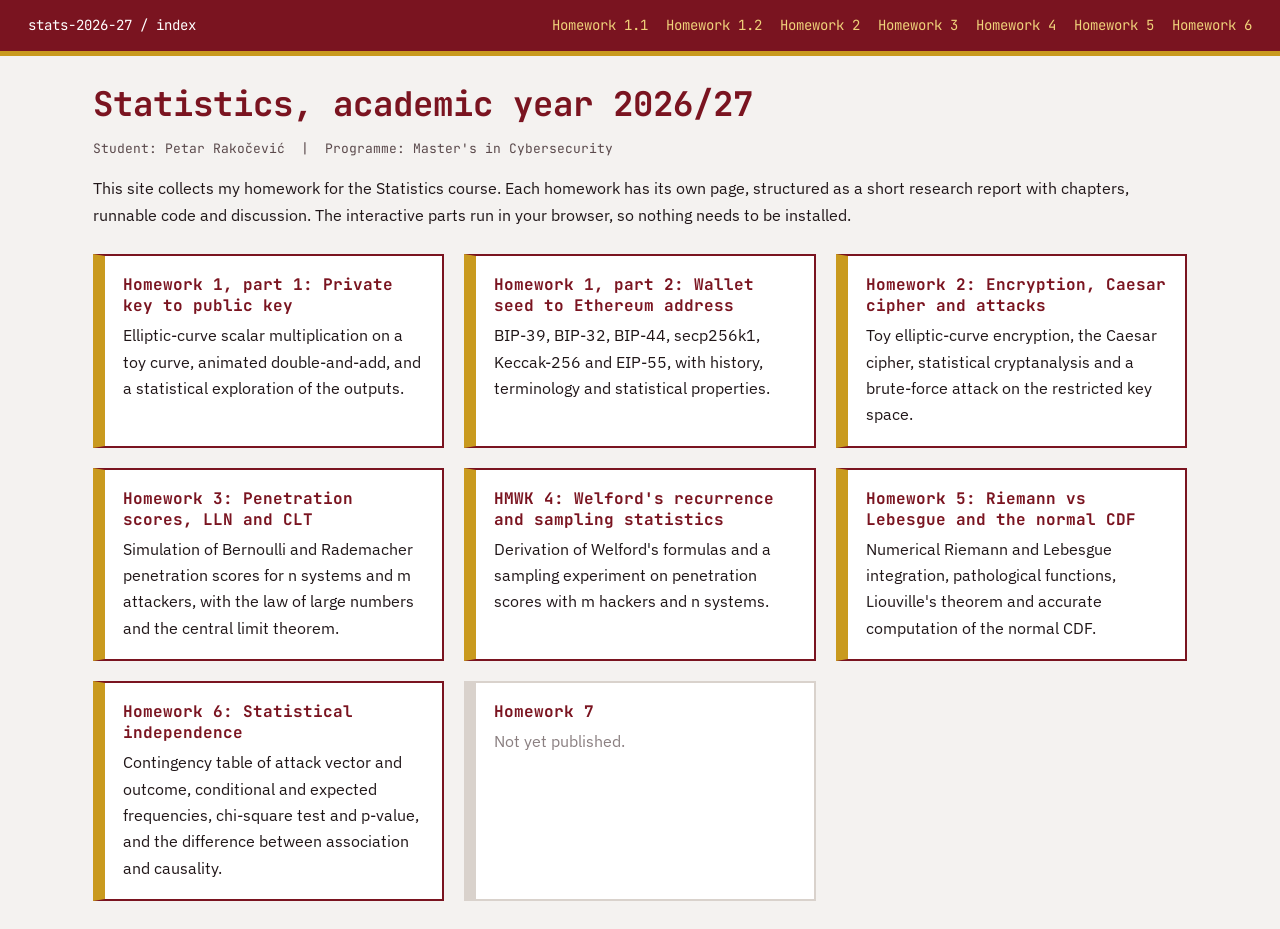
<file: index.html>
<!DOCTYPE html><html lang="en"><head><meta charset="utf-8"><meta name="viewport" content="width=device-width,initial-scale=1"><title>Statistics 2026/27 | Petar Rakočević</title>
<link rel="preconnect" href="https://fonts.googleapis.com"><link href="https://fonts.googleapis.com/css2?family=IBM+Plex+Sans:wght@400;600&family=JetBrains+Mono:wght@400;700&display=swap" rel="stylesheet"><link rel="stylesheet" href="style.css"></head><body>
<header class="top"><span>stats-2026-27 / index</span><span><a href="homework1.html">Homework 1.1</a><a href="homework2.html">Homework 1.2</a><a href="hmwk2.html">Homework 2</a><a href="homework3.html">Homework 3</a><a href="homework4.html">Homework 4</a><a href="homework5.html">Homework 5</a><a href="homework6.html">Homework 6</a></span></header>
<div class="wrap single"><main>
<h1>Statistics, academic year 2026/27</h1>
<p class="meta">Student: Petar Rakočević &nbsp;|&nbsp; Programme: Master's in Cybersecurity</p>
<p>This site collects my homework for the Statistics course. Each homework has its own page, structured as a short research report with chapters, runnable code and discussion. The interactive parts run in your browser, so nothing needs to be installed.</p>
<div class="cards">
<a class="card" href="homework1.html"><h3>Homework 1, part 1: Private key to public key</h3>Elliptic-curve scalar multiplication on a toy curve, animated double-and-add, and a statistical exploration of the outputs.</a>
<a class="card" href="homework2.html"><h3>Homework 1, part 2: Wallet seed to Ethereum address</h3>BIP-39, BIP-32, BIP-44, secp256k1, Keccak-256 and EIP-55, with history, terminology and statistical properties.</a>
<a class="card" href="hmwk2.html"><h3>Homework 2: Encryption, Caesar cipher and attacks</h3>Toy elliptic-curve encryption, the Caesar cipher, statistical cryptanalysis and a brute-force attack on the restricted key space.</a>
<a class="card" href="homework3.html"><h3>Homework 3: Penetration scores, LLN and CLT</h3>Simulation of Bernoulli and Rademacher penetration scores for n systems and m attackers, with the law of large numbers and the central limit theorem.</a>
<a class="card" href="homework4.html"><h3>HMWK 4: Welford's recurrence and sampling statistics</h3>Derivation of Welford's formulas and a sampling experiment on penetration scores with m hackers and n systems.</a>
<a class="card" href="homework5.html"><h3>Homework 5: Riemann vs Lebesgue and the normal CDF</h3>Numerical Riemann and Lebesgue integration, pathological functions, Liouville's theorem and accurate computation of the normal CDF.</a>
<a class="card" href="homework6.html"><h3>Homework 6: Statistical independence</h3>Contingency table of attack vector and outcome, conditional and expected frequencies, chi-square test and p-value, and the difference between association and causality.</a><div class="card soon"><h3>Homework 7</h3>Not yet published.</div>
</main></div></body></html>
</file>
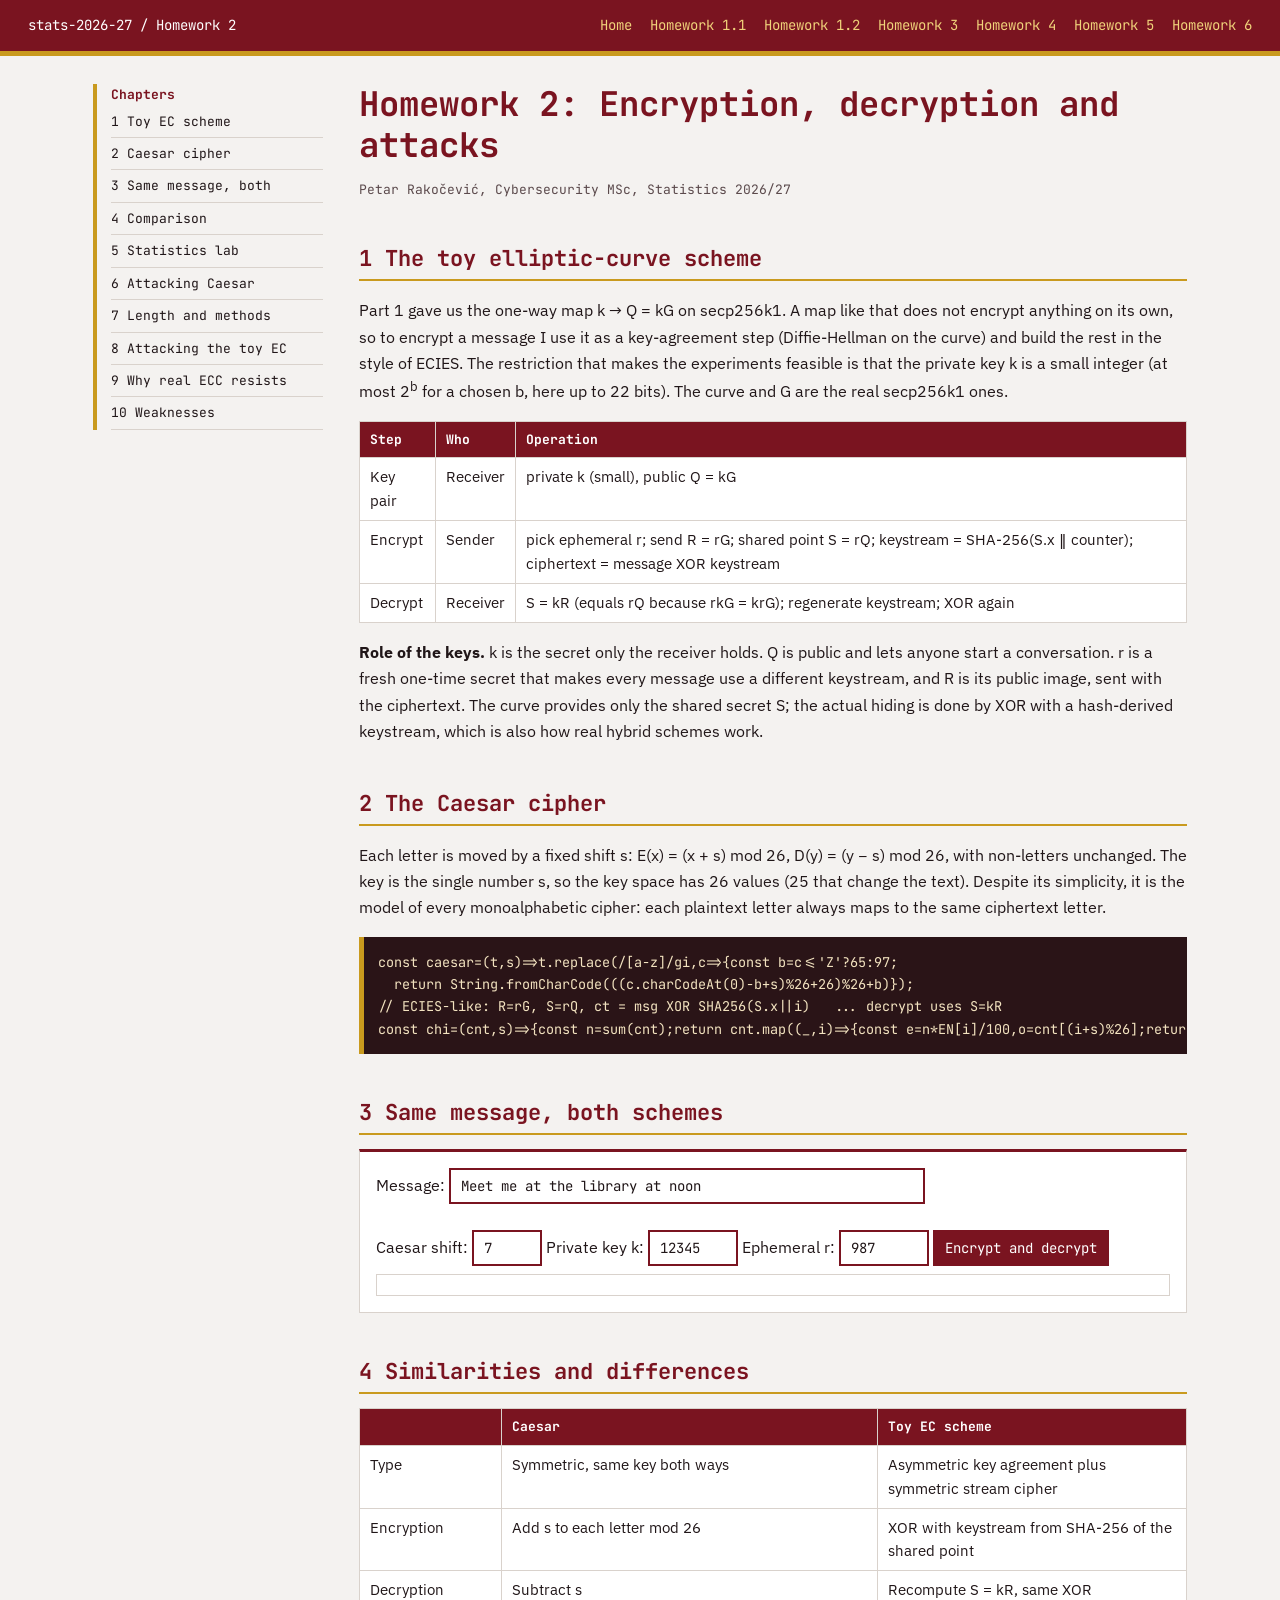
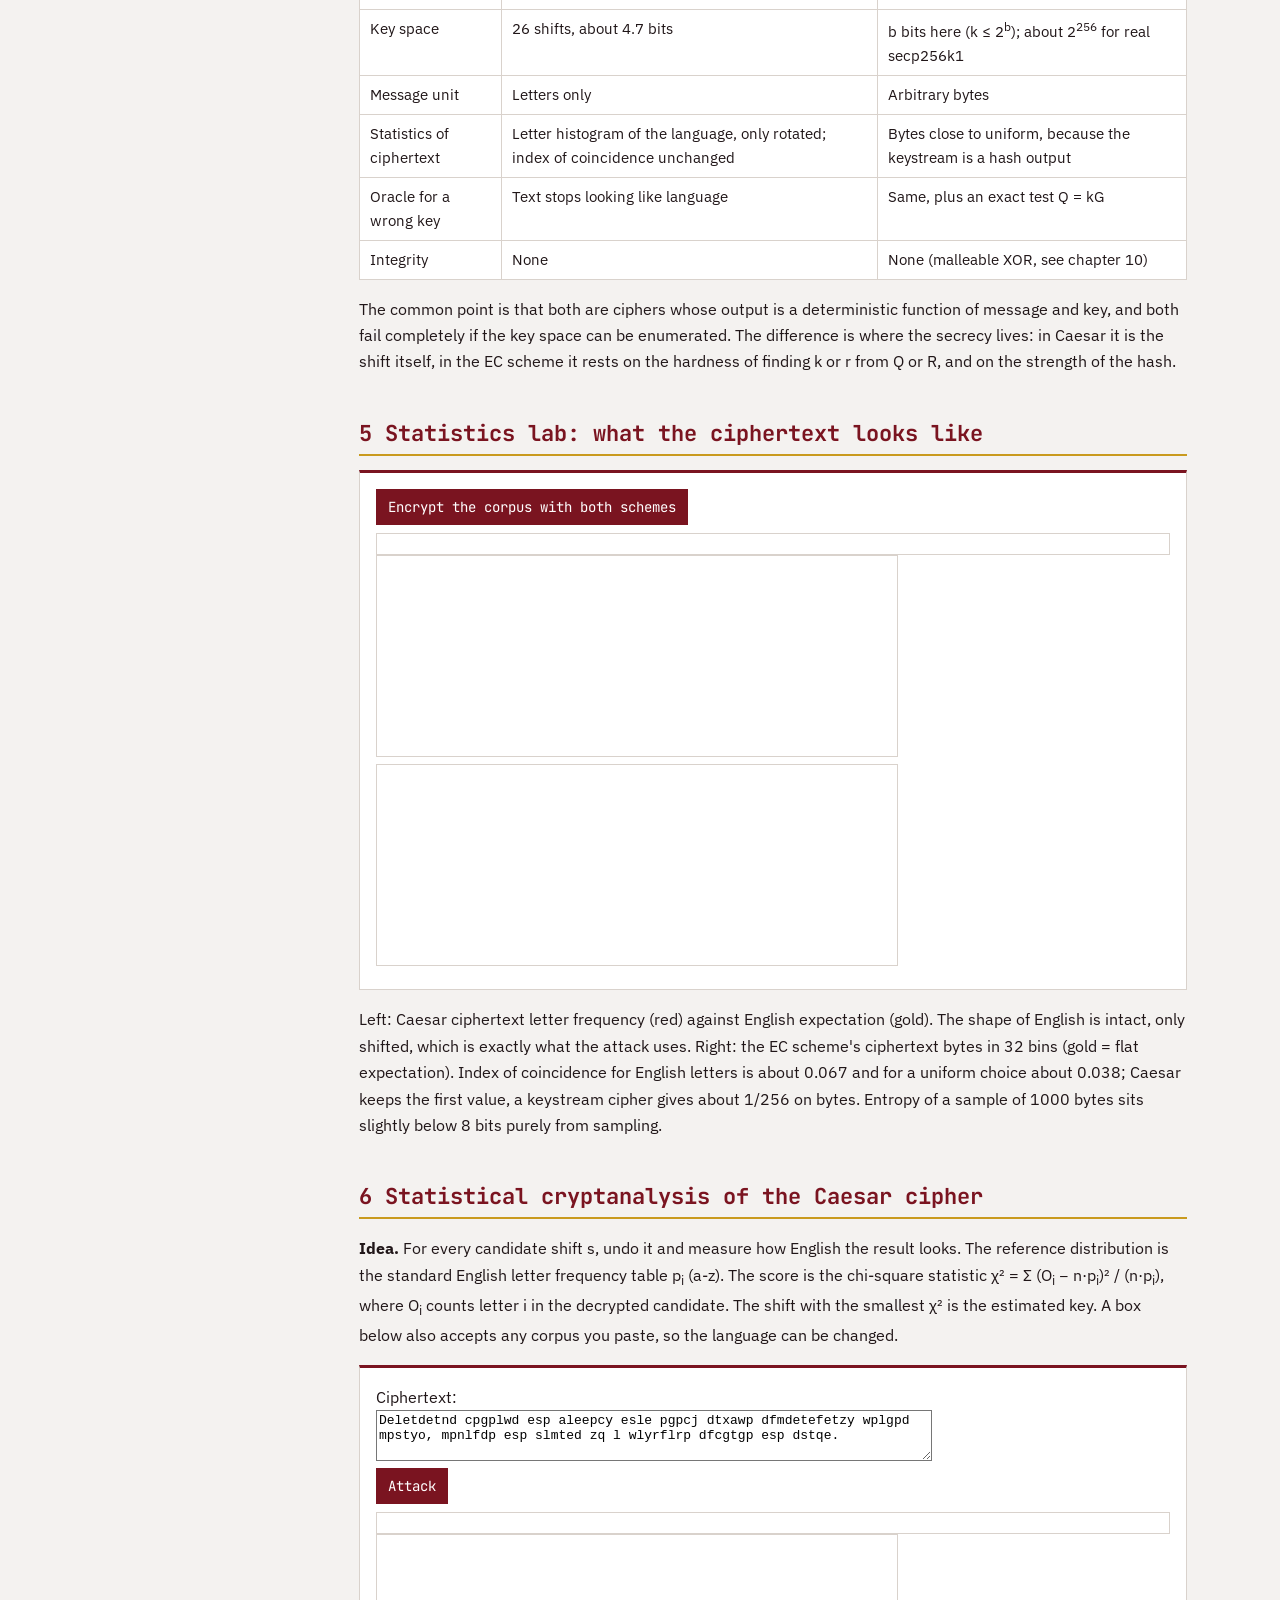
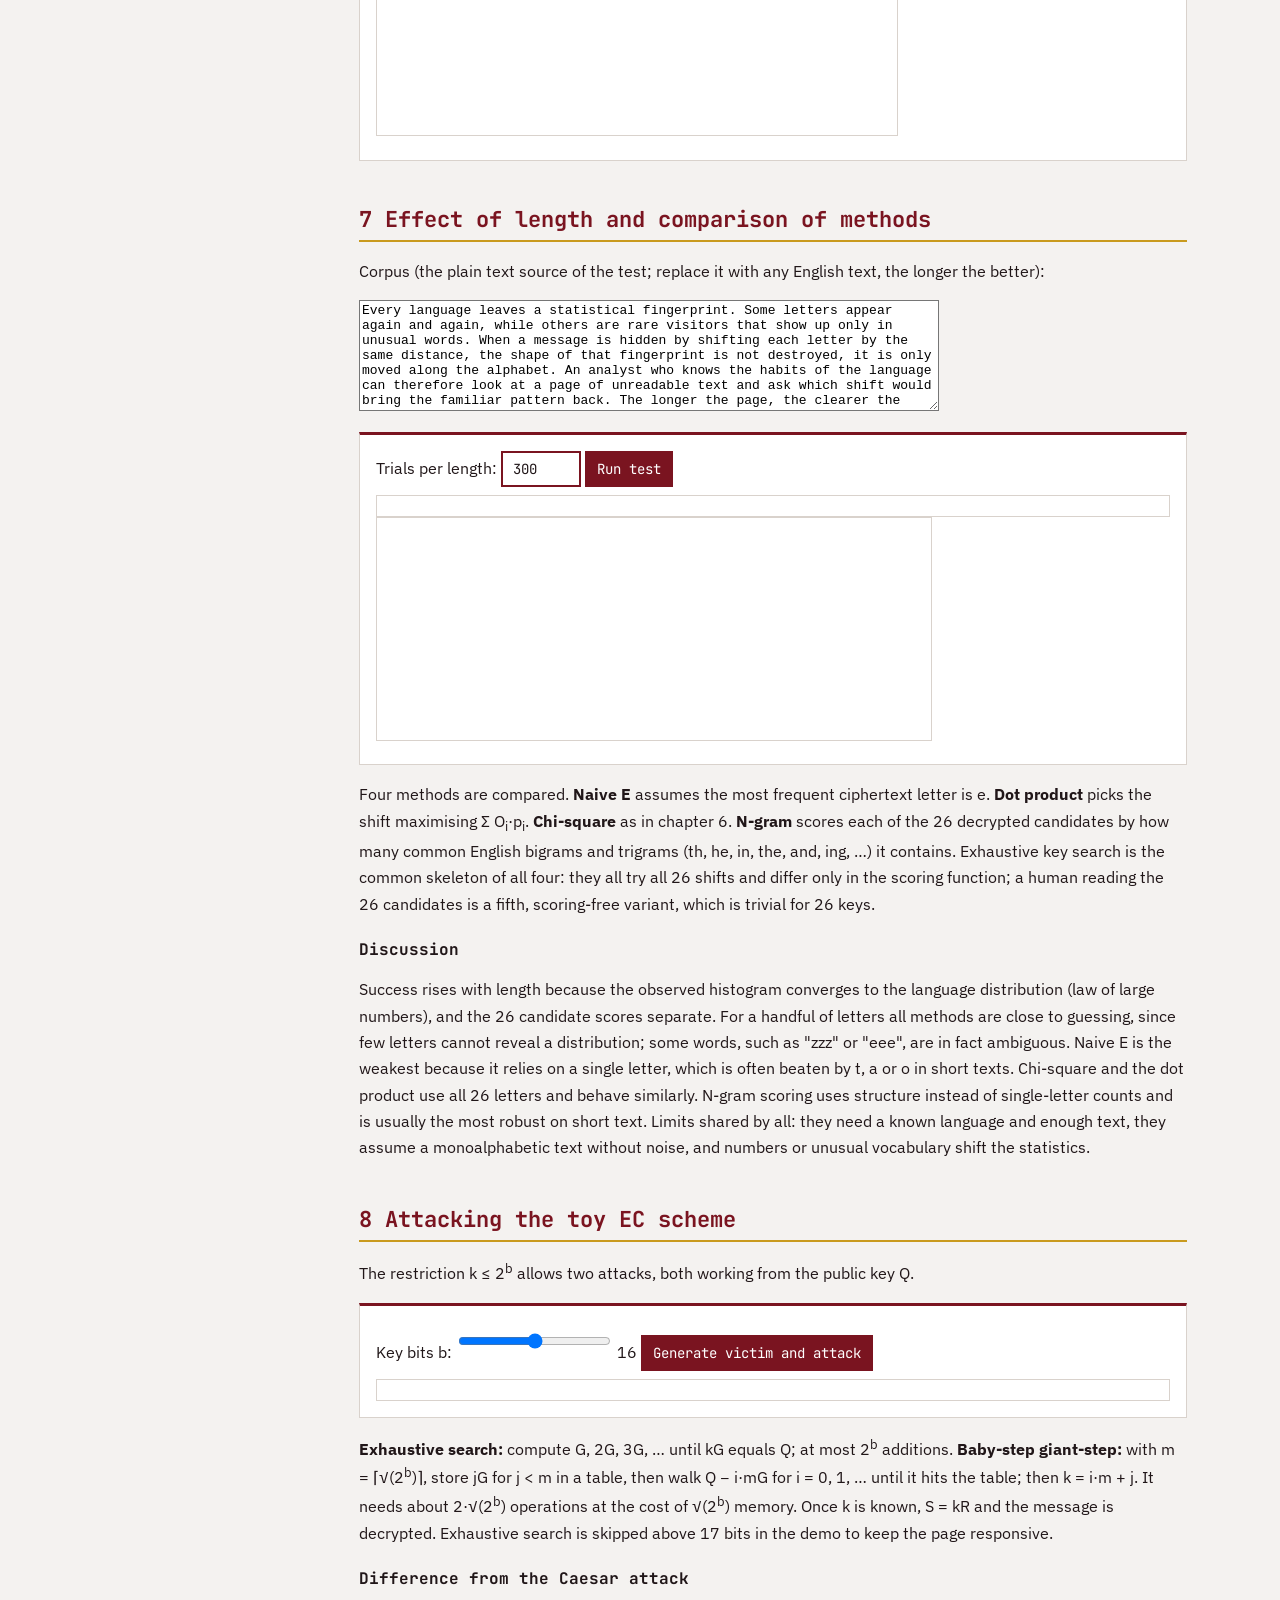
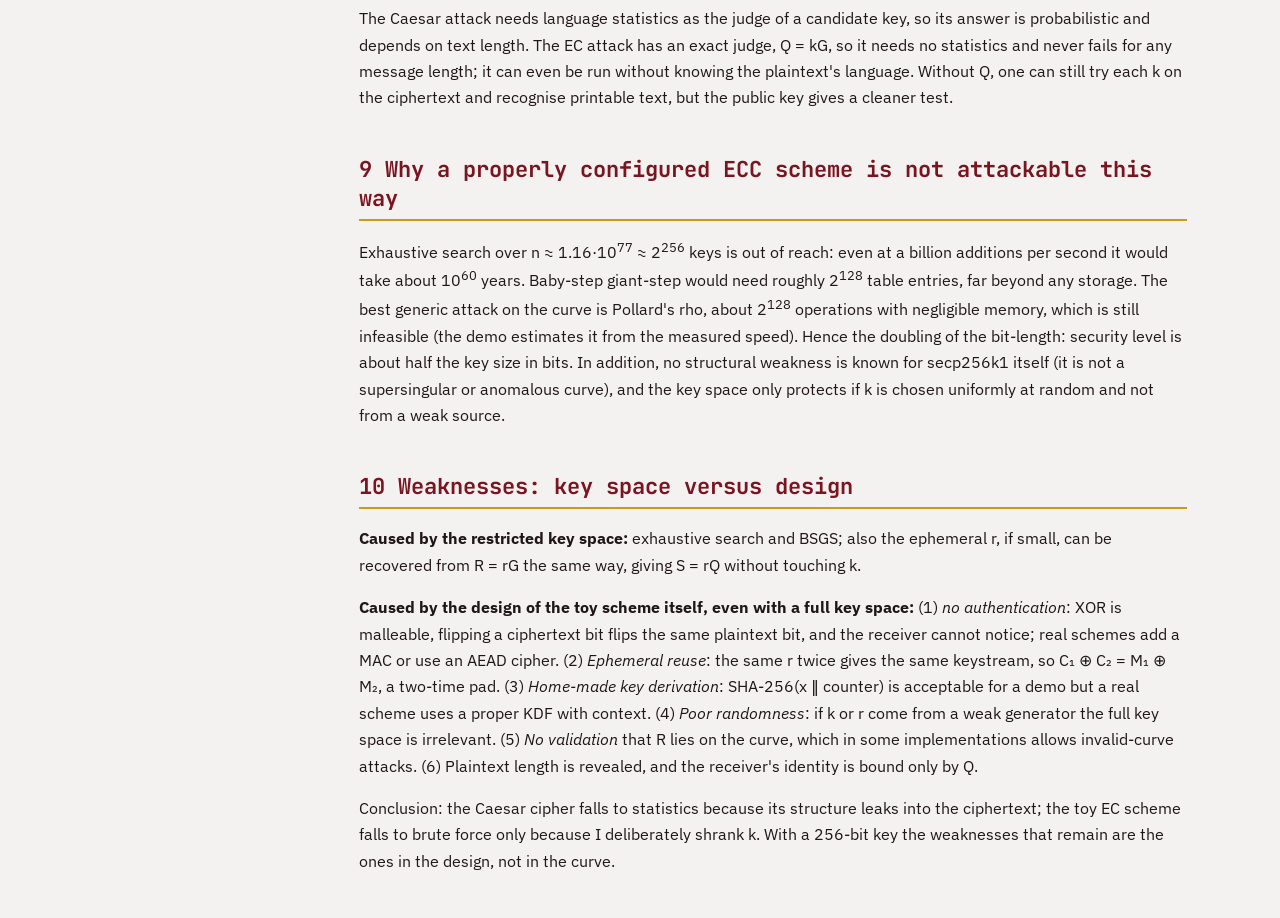
<file: hmwk2.html>
<!DOCTYPE html><html lang="en"><head><meta charset="utf-8"><meta name="viewport" content="width=device-width,initial-scale=1"><title>Homework 2 | Petar Rakočević</title>
<link href="https://fonts.googleapis.com/css2?family=IBM+Plex+Sans:wght@400;600&family=JetBrains+Mono:wght@400;700&display=swap" rel="stylesheet"><link rel="stylesheet" href="style.css"></head><body>
<header class="top"><span>stats-2026-27 / Homework 2</span><span><a href="index.html">Home</a><a href="homework1.html">Homework 1.1</a><a href="homework2.html">Homework 1.2</a><a href="homework3.html">Homework 3</a><a href="homework4.html">Homework 4</a><a href="homework5.html">Homework 5</a><a href="homework6.html">Homework 6</a></span></header>
<div class="wrap"><aside><b>Chapters</b><a href="#ecc">1 Toy EC scheme</a><a href="#cae">2 Caesar cipher</a><a href="#demo">3 Same message, both</a><a href="#cmp">4 Comparison</a><a href="#stat">5 Statistics lab</a><a href="#crypt">6 Attacking Caesar</a><a href="#tests">7 Length and methods</a><a href="#atk">8 Attacking the toy EC</a><a href="#why">9 Why real ECC resists</a><a href="#weak">10 Weaknesses</a></aside><main>
<h1>Homework 2: Encryption, decryption and attacks</h1><p class="meta">Petar Rakočević, Cybersecurity MSc, Statistics 2026/27</p>
<h2 id="ecc">1 The toy elliptic-curve scheme</h2>
<p>Part 1 gave us the one-way map k → Q = kG on secp256k1. A map like that does not encrypt anything on its own, so to encrypt a message I use it as a key-agreement step (Diffie-Hellman on the curve) and build the rest in the style of ECIES. The restriction that makes the experiments feasible is that the private key k is a small integer (at most 2<sup>b</sup> for a chosen b, here up to 22 bits). The curve and G are the real secp256k1 ones.</p>
<table><tr><th>Step</th><th>Who</th><th>Operation</th></tr>
<tr><td>Key pair</td><td>Receiver</td><td>private k (small), public Q = kG</td></tr>
<tr><td>Encrypt</td><td>Sender</td><td>pick ephemeral r; send R = rG; shared point S = rQ; keystream = SHA-256(S.x ‖ counter); ciphertext = message XOR keystream</td></tr>
<tr><td>Decrypt</td><td>Receiver</td><td>S = kR (equals rQ because rkG = krG); regenerate keystream; XOR again</td></tr></table>
<p><b>Role of the keys.</b> k is the secret only the receiver holds. Q is public and lets anyone start a conversation. r is a fresh one-time secret that makes every message use a different keystream, and R is its public image, sent with the ciphertext. The curve provides only the shared secret S; the actual hiding is done by XOR with a hash-derived keystream, which is also how real hybrid schemes work.</p>
<h2 id="cae">2 The Caesar cipher</h2>
<p>Each letter is moved by a fixed shift s: E(x) = (x + s) mod 26, D(y) = (y − s) mod 26, with non-letters unchanged. The key is the single number s, so the key space has 26 values (25 that change the text). Despite its simplicity, it is the model of every monoalphabetic cipher: each plaintext letter always maps to the same ciphertext letter.</p>
<pre>const caesar=(t,s)=>t.replace(/[a-z]/gi,c=>{const b=c&lt;='Z'?65:97;
  return String.fromCharCode(((c.charCodeAt(0)-b+s)%26+26)%26+b)});
// ECIES-like: R=rG, S=rQ, ct = msg XOR SHA256(S.x||i)   ... decrypt uses S=kR
const chi=(cnt,s)=>{const n=sum(cnt);return cnt.map((_,i)=>{const e=n*EN[i]/100,o=cnt[(i+s)%26];return(o-e)**2/e}).reduce(add)};</pre>
<h2 id="demo">3 Same message, both schemes</h2>
<div class="box">Message: <input id="msg" value="Meet me at the library at noon" style="width:60%"><br><br>
Caesar shift: <input id="sh" type="number" value="7" style="width:70px"> Private key k: <input id="k" value="12345" style="width:90px"> Ephemeral r: <input id="r" value="987" style="width:90px"> <button id="run">Encrypt and decrypt</button><div id="dout" class="out"></div></div>
<h2 id="cmp">4 Similarities and differences</h2>
<table><tr><th></th><th>Caesar</th><th>Toy EC scheme</th></tr>
<tr><td>Type</td><td>Symmetric, same key both ways</td><td>Asymmetric key agreement plus symmetric stream cipher</td></tr>
<tr><td>Encryption</td><td>Add s to each letter mod 26</td><td>XOR with keystream from SHA-256 of the shared point</td></tr>
<tr><td>Decryption</td><td>Subtract s</td><td>Recompute S = kR, same XOR</td></tr>
<tr><td>Key space</td><td>26 shifts, about 4.7 bits</td><td>b bits here (k ≤ 2<sup>b</sup>); about 2<sup>256</sup> for real secp256k1</td></tr>
<tr><td>Message unit</td><td>Letters only</td><td>Arbitrary bytes</td></tr>
<tr><td>Statistics of ciphertext</td><td>Letter histogram of the language, only rotated; index of coincidence unchanged</td><td>Bytes close to uniform, because the keystream is a hash output</td></tr>
<tr><td>Oracle for a wrong key</td><td>Text stops looking like language</td><td>Same, plus an exact test Q = kG</td></tr>
<tr><td>Integrity</td><td>None</td><td>None (malleable XOR, see chapter 10)</td></tr></table>
<p>The common point is that both are ciphers whose output is a deterministic function of message and key, and both fail completely if the key space can be enumerated. The difference is where the secrecy lives: in Caesar it is the shift itself, in the EC scheme it rests on the hardness of finding k or r from Q or R, and on the strength of the hash.</p>
<h2 id="stat">5 Statistics lab: what the ciphertext looks like</h2>
<div class="box"><button id="stb">Encrypt the corpus with both schemes</button><div id="sto" class="out"></div>
<canvas id="c1" width="520" height="200"></canvas> <canvas id="c2" width="520" height="200"></canvas></div>
<p>Left: Caesar ciphertext letter frequency (red) against English expectation (gold). The shape of English is intact, only shifted, which is exactly what the attack uses. Right: the EC scheme's ciphertext bytes in 32 bins (gold = flat expectation). Index of coincidence for English letters is about 0.067 and for a uniform choice about 0.038; Caesar keeps the first value, a keystream cipher gives about 1/256 on bytes. Entropy of a sample of 1000 bytes sits slightly below 8 bits purely from sampling.</p>
<h2 id="crypt">6 Statistical cryptanalysis of the Caesar cipher</h2>
<p><b>Idea.</b> For every candidate shift s, undo it and measure how English the result looks. The reference distribution is the standard English letter frequency table p<sub>i</sub> (a-z). The score is the chi-square statistic χ² = Σ (O<sub>i</sub> − n·p<sub>i</sub>)² / (n·p<sub>i</sub>), where O<sub>i</sub> counts letter i in the decrypted candidate. The shift with the smallest χ² is the estimated key. A box below also accepts any corpus you paste, so the language can be changed.</p>
<div class="box">Ciphertext:<br><textarea id="ct" rows="3" style="width:100%;font:13px monospace"></textarea><br>
<button id="at">Attack</button><div id="ato" class="out"></div><canvas id="c3" width="520" height="200"></canvas></div>
<h2 id="tests">7 Effect of length and comparison of methods</h2>
<p>Corpus (the plain text source of the test; replace it with any English text, the longer the better):</p>
<textarea id="corp" rows="7" style="width:100%;font:13px monospace"></textarea>
<div class="box">Trials per length: <input id="nt" type="number" value="300" style="width:80px"> <button id="tb">Run test</button><div id="to" class="out"></div><canvas id="c4" width="800" height="320"></canvas></div>
<p>Four methods are compared. <b>Naive E</b> assumes the most frequent ciphertext letter is e. <b>Dot product</b> picks the shift maximising Σ O<sub>i</sub>·p<sub>i</sub>. <b>Chi-square</b> as in chapter 6. <b>N-gram</b> scores each of the 26 decrypted candidates by how many common English bigrams and trigrams (th, he, in, the, and, ing, …) it contains. Exhaustive key search is the common skeleton of all four: they all try all 26 shifts and differ only in the scoring function; a human reading the 26 candidates is a fifth, scoring-free variant, which is trivial for 26 keys.</p>
<h3>Discussion</h3>
<p>Success rises with length because the observed histogram converges to the language distribution (law of large numbers), and the 26 candidate scores separate. For a handful of letters all methods are close to guessing, since few letters cannot reveal a distribution; some words, such as "zzz" or "eee", are in fact ambiguous. Naive E is the weakest because it relies on a single letter, which is often beaten by t, a or o in short texts. Chi-square and the dot product use all 26 letters and behave similarly. N-gram scoring uses structure instead of single-letter counts and is usually the most robust on short text. Limits shared by all: they need a known language and enough text, they assume a monoalphabetic text without noise, and numbers or unusual vocabulary shift the statistics.</p>
<h2 id="atk">8 Attacking the toy EC scheme</h2>
<p>The restriction k ≤ 2<sup>b</sup> allows two attacks, both working from the public key Q.</p>
<div class="box">Key bits b: <input id="bits" type="range" min="10" max="22" value="16"> <span id="bv">16</span> <button id="ab">Generate victim and attack</button><div id="ao" class="out"></div></div>
<p><b>Exhaustive search:</b> compute G, 2G, 3G, … until kG equals Q; at most 2<sup>b</sup> additions. <b>Baby-step giant-step:</b> with m = ⌈√(2<sup>b</sup>)⌉, store jG for j &lt; m in a table, then walk Q − i·mG for i = 0, 1, … until it hits the table; then k = i·m + j. It needs about 2·√(2<sup>b</sup>) operations at the cost of √(2<sup>b</sup>) memory. Once k is known, S = kR and the message is decrypted. Exhaustive search is skipped above 17 bits in the demo to keep the page responsive.</p>
<h3>Difference from the Caesar attack</h3>
<p>The Caesar attack needs language statistics as the judge of a candidate key, so its answer is probabilistic and depends on text length. The EC attack has an exact judge, Q = kG, so it needs no statistics and never fails for any message length; it can even be run without knowing the plaintext's language. Without Q, one can still try each k on the ciphertext and recognise printable text, but the public key gives a cleaner test.</p>
<h2 id="why">9 Why a properly configured ECC scheme is not attackable this way</h2>
<p>Exhaustive search over n ≈ 1.16·10<sup>77</sup> ≈ 2<sup>256</sup> keys is out of reach: even at a billion additions per second it would take about 10<sup>60</sup> years. Baby-step giant-step would need roughly 2<sup>128</sup> table entries, far beyond any storage. The best generic attack on the curve is Pollard's rho, about 2<sup>128</sup> operations with negligible memory, which is still infeasible (the demo estimates it from the measured speed). Hence the doubling of the bit-length: security level is about half the key size in bits. In addition, no structural weakness is known for secp256k1 itself (it is not a supersingular or anomalous curve), and the key space only protects if k is chosen uniformly at random and not from a weak source.</p>
<h2 id="weak">10 Weaknesses: key space versus design</h2>
<p><b>Caused by the restricted key space:</b> exhaustive search and BSGS; also the ephemeral r, if small, can be recovered from R = rG the same way, giving S = rQ without touching k.</p>
<p><b>Caused by the design of the toy scheme itself, even with a full key space:</b> (1) <i>no authentication</i>: XOR is malleable, flipping a ciphertext bit flips the same plaintext bit, and the receiver cannot notice; real schemes add a MAC or use an AEAD cipher. (2) <i>Ephemeral reuse</i>: the same r twice gives the same keystream, so C₁ ⊕ C₂ = M₁ ⊕ M₂, a two-time pad. (3) <i>Home-made key derivation</i>: SHA-256(x ‖ counter) is acceptable for a demo but a real scheme uses a proper KDF with context. (4) <i>Poor randomness</i>: if k or r come from a weak generator the full key space is irrelevant. (5) <i>No validation</i> that R lies on the curve, which in some implementations allows invalid-curve attacks. (6) Plaintext length is revealed, and the receiver's identity is bound only by Q.</p>
<p>Conclusion: the Caesar cipher falls to statistics because its structure leaks into the ciphertext; the toy EC scheme falls to brute force only because I deliberately shrank k. With a 256-bit key the weaknesses that remain are the ones in the design, not in the curve.</p>
</main></div>
<script>
const $=id=>document.getElementById(id),add=(a,b)=>a+b,sum=a=>a.reduce(add,0);
const EN=[8.167,1.492,2.782,4.253,12.702,2.228,2.015,6.094,6.966,0.153,0.772,4.025,2.406,6.749,7.507,1.929,0.095,5.987,6.327,9.056,2.758,0.978,2.36,0.15,1.974,0.074];
const BG=new Set('th he in er an re on at en nd ti es or te of ed is it al ar st to nt ng se ha as ou io le ve co me de hi ri ro ic ne ea ra ce li ch ll be ma si om ur'.split(' ')),TG=new Set('the and ing ent ion her for tha nth int ere tio ter est ers ati hat ate all eth hes ver his oft ith fth sth oth res ont'.split(' '));
const caesar=(t,s)=>t.replace(/[a-z]/gi,c=>{const b=c<='Z'?65:97;return String.fromCharCode(((c.charCodeAt(0)-b+s)%26+26)%26+b)});
const cnt=t=>{const c=Array(26).fill(0);for(const ch of t.toLowerCase())if(ch>='a'&&ch<='z')c[ch.charCodeAt(0)-97]++;return c};
const arg=(a,mx)=>a.reduce((b,v,i)=>(mx?v>a[b]:v<a[b])?i:b,0);
const chi=(c,s)=>{const n=sum(c);return sum(c.map((_,i)=>{const e=n*EN[i]/100,o=c[(i+s)%26];return(o-e)**2/e}))};
const dot=(c,s)=>sum(c.map((_,i)=>c[(i+s)%26]*EN[i]));
const ngr=(t,s)=>{const d=caesar(t,-s).toLowerCase().replace(/[^a-z]/g,'');let v=0;for(let i=0;i<d.length;i++){if(BG.has(d.substr(i,2)))v++;if(TG.has(d.substr(i,3)))v+=2}return v};
const sc=(f,t)=>{const c=cnt(t);return Array.from({length:26},(_,s)=>f===ngr?ngr(t,s):f(c,s))};
const METH={'Naive E':t=>{const c=cnt(t);return(arg(c,1)-4+26)%26},'Dot product':t=>arg(sc(dot,t),1),'Chi-square':t=>arg(sc(chi,t),0),'N-gram':t=>arg(sc(ngr,t),1)};
const CORP="Every language leaves a statistical fingerprint. Some letters appear again and again, while others are rare visitors that show up only in unusual words. When a message is hidden by shifting each letter by the same distance, the shape of that fingerprint is not destroyed, it is only moved along the alphabet. An analyst who knows the habits of the language can therefore look at a page of unreadable text and ask which shift would bring the familiar pattern back. The longer the page, the clearer the answer becomes, because chance has more opportunities to average out. A short note, on the other hand, may contain only a handful of letters, and a handful of letters can easily mislead even a careful reader. This is the same reason a coin tossed ten times may favour heads, while a coin tossed ten thousand times will not. Patterns emerge slowly from noise, and a method that works well on a long letter may fail on a single sentence. For that reason it is useful to measure how often each method succeeds for messages of different sizes, instead of trusting one lucky example. Good methods also deserve comparison with simpler ones, since a simple guess is sometimes surprisingly strong when the text is long enough and the language behaves as expected.";
$('corp').value=CORP;$('ct').value=caesar("Statistics reveals the pattern that every simple substitution leaves behind, because the habits of a language survive the shift.",11);
/* charts */
function bars(id,v,ref,lab,title){const c=$(id).getContext('2d'),w=520,h=200,m=Math.max(...v,...ref,1e-9),bw=(w-40)/v.length;c.clearRect(0,0,w,h);c.fillStyle='#201618';c.font='12px monospace';c.fillText(title,6,14);
v.forEach((x,i)=>{c.fillStyle='#7a1420';const bh=(h-52)*x/m;c.fillRect(30+i*bw,h-24-bh,bw-2,bh);c.fillStyle='#c99a1e';c.fillRect(30+i*bw,h-24-(h-52)*ref[i]/m-2,bw-2,4);c.fillStyle='#201618';if(lab[i]!==''&&v.length<=26)c.fillText(lab[i],30+i*bw+1,h-8)})}
function lines(id,xs,S){const c=$(id).getContext('2d'),w=800,h=320,L=50,B=40;c.clearRect(0,0,w,h);c.font='12px monospace';c.strokeStyle='#e5ded8';
for(let y=0;y<=1;y+=.25){const yy=h-B-(h-B-20)*y;c.beginPath();c.moveTo(L,yy);c.lineTo(w-10,yy);c.stroke();c.fillStyle='#201618';c.fillText((y*100)+'%',6,yy+4)}
xs.forEach((x,i)=>c.fillText(x,L+i*(w-L-30)/(xs.length-1)-8,h-18));const col=['#999','#c99a1e','#a3202e','#201618'];
Object.keys(S).forEach((n,j)=>{c.strokeStyle=col[j];c.lineWidth=3;c.beginPath();S[n].forEach((v,i)=>{const X=L+i*(w-L-30)/(xs.length-1),Y=h-B-(h-B-20)*v;i?c.lineTo(X,Y):c.moveTo(X,Y)});c.stroke();c.fillStyle=col[j];c.fillRect(L+j*150,2,12,12);c.fillStyle='#201618';c.fillText(n,L+j*150+16,13)});c.lineWidth=1}
/* EC part */
const P=2n**256n-2n**32n-977n,Mo=a=>((a%P)+P)%P,G=[0x79BE667EF9DCBBAC55A06295CE870B07029BFCDB2DCE28D959F2815B16F81798n,0x483ADA7726A3C4655DA4FBFC0E1108A8FD17B448A68554199C47D08FFB10D4B8n];
const inv=a=>{let r0=P,r1=Mo(a),t0=0n,t1=1n;while(r1){const q=r0/r1;[r0,r1]=[r1,r0-q*r1];[t0,t1]=[t1,t0-q*t1]}return Mo(t0)};
function ecadd(A,B){if(!A)return B;if(!B)return A;if(A[0]===B[0]&&Mo(A[1]+B[1])===0n)return null;
const l=A[0]===B[0]?Mo(3n*A[0]*A[0]*inv(2n*A[1])):Mo((B[1]-A[1])*inv(B[0]-A[0]));const x=Mo(l*l-A[0]-B[0]);return[x,Mo(l*(A[0]-x)-A[1])]}
function ecmul(k,Pt){let R=null,A=Pt;while(k>0n){if(k&1n)R=ecadd(R,A);A=ecadd(A,A);k>>=1n}return R}
const h32=v=>v.toString(16).padStart(64,'0'),hb=u=>[...u].map(x=>x.toString(16).padStart(2,'0')).join('');
async function ks(S,n){const o=new Uint8Array(n),xb=new Uint8Array(33);xb.set(h32(S[0]).match(/../g).map(x=>parseInt(x,16)));let p=0,c=0;while(p<n){xb[32]=c++;const d=new Uint8Array(await crypto.subtle.digest('SHA-256',xb));for(let i=0;i<32&&p<n;i++)o[p++]=d[i]}return o}
async function xor(bytes,S){const k=await ks(S,bytes.length);return bytes.map((b,i)=>b^k[i])}
async function ecEnc(m,Q,r){const R=ecmul(r,G),S=ecmul(r,Q);return{R,S,ct:await xor(m,S)}}
async function ecDec(R,ct,k){const S=ecmul(k,R);return{S,pt:await xor(ct,S)}}
const cmp=R=>(R[1]&1n?'03':'02')+h32(R[0]);
$('run').onclick=async()=>{try{const m=$('msg').value,s=+$('sh').value,k=BigInt($('k').value),r=BigInt($('r').value),Q=ecmul(k,G),e=await ecEnc(new TextEncoder().encode(m),Q,r),d=await ecDec(e.R,e.ct,k),cc=caesar(m,s);
$('dout').textContent=`CAESAR (key s=${s})\nplaintext : ${m}\nciphertext: ${cc}\ndecrypted : ${caesar(cc,-s)}\n\nTOY EC SCHEME (k=${k}, r=${r})\npublic key Q = kG : x=${h32(Q[0])}\nR = rG (sent)     : ${cmp(e.R)}\nS = rQ (sender)   : ${h32(e.S[0])}\nS = kR (receiver) : ${h32(d.S[0])}   same: ${e.S[0]===d.S[0]}\nciphertext (hex)  : ${hb(e.ct)}\ndecrypted         : ${new TextDecoder().decode(d.pt)}`}catch(x){$('dout').textContent='Enter positive integers for k and r.'}};
/* stats lab */
$('stb').onclick=async()=>{const t=$('corp').value,s=+$('sh').value||7,k=BigInt($('k').value||12345),r=BigInt($('r').value||987),Q=ecmul(k,G),L=t.replace(/[^a-z]/gi,'').toLowerCase(),cc=caesar(L,s),c=cnt(cc),n=L.length;
const ic=a=>{const N=sum(a);return sum(a.map(v=>v*(v-1)))/(N*(N-1))},e=await ecEnc(new TextEncoder().encode(L),Q,r),H=Array(256).fill(0);e.ct.forEach(b=>H[b]++);
const ent=-sum(H.filter(v=>v).map(v=>v/n*Math.log2(v/n))),x2=sum(H.map(v=>(v-n/256)**2/(n/256))),bins=Array(32).fill(0);e.ct.forEach(b=>bins[b>>3]++);
$('sto').textContent=`letters: ${n}\nCaesar plaintext IC = ${ic(cnt(L)).toFixed(4)}, ciphertext IC = ${ic(c).toFixed(4)} (unchanged by shifting)\nEC ciphertext: byte IC = ${ic(H).toFixed(4)} (uniform = ${(1/256).toFixed(4)}), entropy = ${ent.toFixed(3)} bits/byte, chi-square = ${x2.toFixed(1)} (df 255)`;
bars('c1',c.map(v=>v/n),EN.map(v=>v/100),[...'abcdefghijklmnopqrstuvwxyz'],'Caesar ciphertext letters');bars('c2',bins,bins.map(_=>n/32),bins.map(_=>''),'EC ciphertext bytes (32 bins)')};
/* Caesar attack */
const esc=s=>s.replace(/&/g,'&amp;').replace(/</g,'&lt;');
$('at').onclick=()=>{const t=$('ct').value,a=sc(chi,t),b=sc(dot,t),g=sc(ngr,t),best=arg(a,0);let h='<table><tr><th>shift</th><th>chi-square</th><th>dot</th><th>n-gram</th><th>decrypted start</th></tr>';
a.forEach((v,s)=>h+=`<tr${s===best?' style="background:#fbf3d9"':''}><td>${s}</td><td>${v.toFixed(1)}</td><td>${b[s].toFixed(0)}</td><td>${g[s]}</td><td>${esc(caesar(t,-s).slice(0,45))}</td></tr>`);
$('ato').innerHTML=`Estimated key (chi-square): <b>${best}</b>. Dot product: ${arg(b,1)}. N-gram: ${arg(g,1)}.<br>${esc(caesar(t,-best))}`+h+'</table>';const c=cnt(t),n=sum(c);bars('c3',c.map(v=>v/n),EN.map(v=>v/100),[...'abcdefghijklmnopqrstuvwxyz'],'ciphertext letter frequency (red) vs English (gold)')};
/* length test */
$('tb').onclick=async()=>{const C=$('corp').value.replace(/[^a-z]/gi,'').toLowerCase(),T=+$('nt').value||300,Ls=[3,5,8,12,20,35,60,100,200].filter(l=>l<C.length),S={};Object.keys(METH).forEach(n=>S[n]=[]);
for(const L of Ls){const w={};Object.keys(METH).forEach(n=>w[n]=0);for(let i=0;i<T;i++){const st=Math.floor(Math.random()*(C.length-L+1)),key=1+Math.floor(Math.random()*25),t=caesar(C.substr(st,L),key);for(const n in METH)if(METH[n](t)===key)w[n]++}
Object.keys(w).forEach(n=>S[n].push(w[n]/T));$('to').textContent=`length ${L} done`;await new Promise(r=>setTimeout(r))}
lines('c4',Ls,S);$('to').textContent=`Success rate over ${T} random substrings and keys per length.\n`+Ls.map((l,i)=>`L=${l}: `+Object.keys(S).map(n=>n+' '+(S[n][i]*100).toFixed(0)+'%').join(', ')).join('\n')};
/* EC attack */
$('bits').oninput=()=>$('bv').textContent=$('bits').value;
async function brute(Q,max){let X=G;const t=performance.now();for(let k=1n;k<=max;k++){if(X&&X[0]===Q[0]&&X[1]===Q[1])return{k,ms:performance.now()-t};X=ecadd(X,G);if(k%400n===0n)await new Promise(r=>setTimeout(r))}return null}
function bsgs(Q,max){const t=performance.now(),m=BigInt(Math.ceil(Math.sqrt(Number(max)))),tab=new Map();let X=null;for(let j=0n;j<m;j++){tab.set(X?X[0]+':'+X[1]:'O',j);X=ecadd(X,G)}
const st=[X[0],Mo(-X[1])];let Y=Q;for(let i=0n;i<=m+1n;i++){const key=Y?Y[0]+':'+Y[1]:'O';if(tab.has(key))return{k:i*m+tab.get(key),ms:performance.now()-t,m};Y=ecadd(Y,st)}return null}
$('ab').onclick=async()=>{const b=+$('bits').value,max=2n**BigInt(b),k=BigInt(1+Math.floor(Math.random()*Number(max))),r=BigInt(1+Math.floor(Math.random()*Number(max))),Q=ecmul(k,G),msg=$('msg').value,e=await ecEnc(new TextEncoder().encode(msg),Q,r),o=$('ao');
o.textContent=`victim key space 1..2^${b} (${max}), secret k hidden\nR = ${cmp(e.R)}\nciphertext = ${hb(e.ct)}\nrunning...`;await new Promise(r=>setTimeout(r,30));
let txt=`key space 2^${b}; ciphertext = ${hb(e.ct)}\n`,per;let t0=performance.now();let X=G;for(let i=0;i<300;i++)X=ecadd(X,G);per=(performance.now()-t0)/300;
const bs=bsgs(Q,max);txt+=`BSGS: k = ${bs.k} found in ${bs.ms.toFixed(0)} ms using a table of ${bs.m} points (correct: ${bs.k===k})\n`;
if(b<=17){o.textContent=txt+'exhaustive search running...';const br=await brute(Q,max);txt+=`Exhaustive: k = ${br.k} found in ${br.ms.toFixed(0)} ms (correct: ${br.k===k})\n`}else txt+='Exhaustive: skipped above 17 bits in this demo\n';
const d=await ecDec(e.R,e.ct,bs.k);const lg=256*Math.log10(2)+Math.log10(per/1000)-Math.log10(3.156e7),lr=128*Math.log10(2)+Math.log10(per/1000)-Math.log10(3.156e7);
txt+=`\nrecovered plaintext: ${new TextDecoder().decode(d.pt)}\n\nmeasured cost per point addition here: ${(per*1000).toFixed(0)} microseconds\nextrapolation to a 256-bit key at this speed: exhaustive about 10^${lg.toFixed(0)} years, Pollard rho about 10^${lr.toFixed(0)} years (order of magnitude only; real hardware is faster, the conclusion does not change)`;o.textContent=txt};
</script></body></html>
</file>
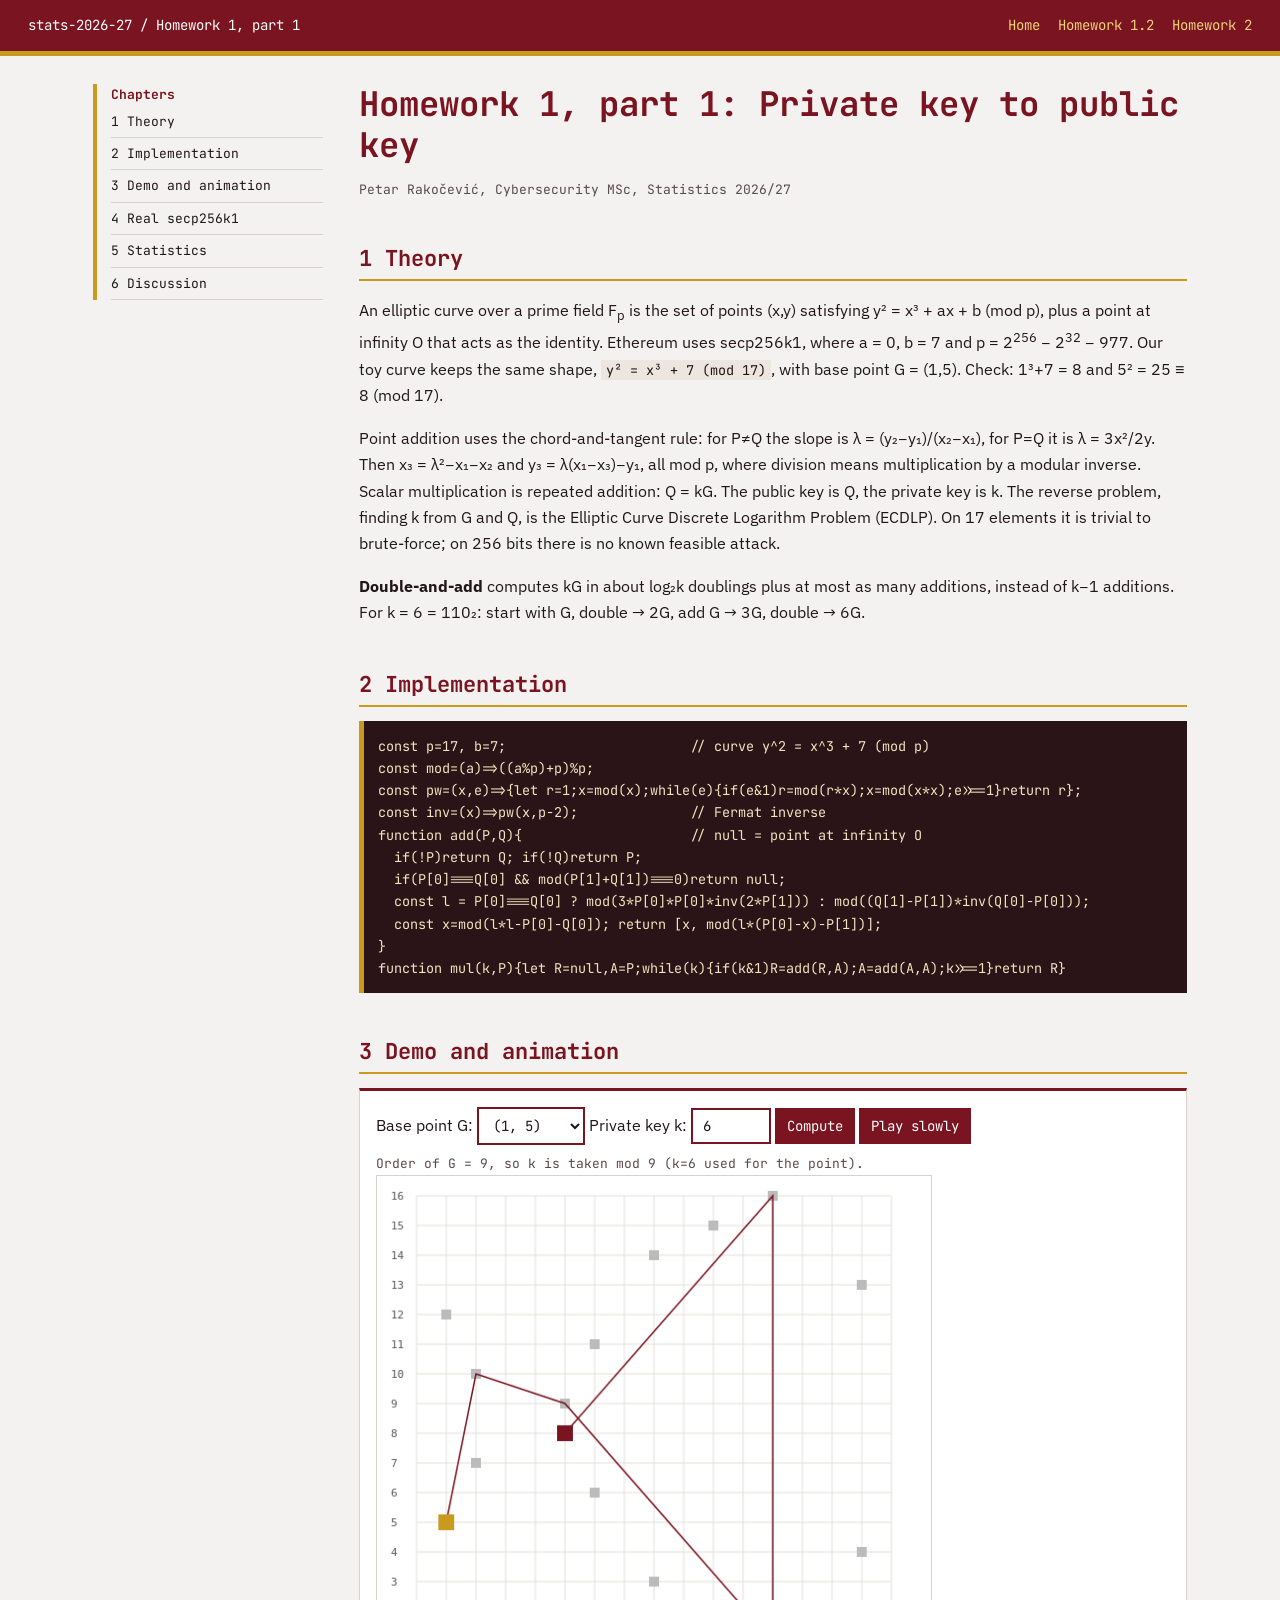
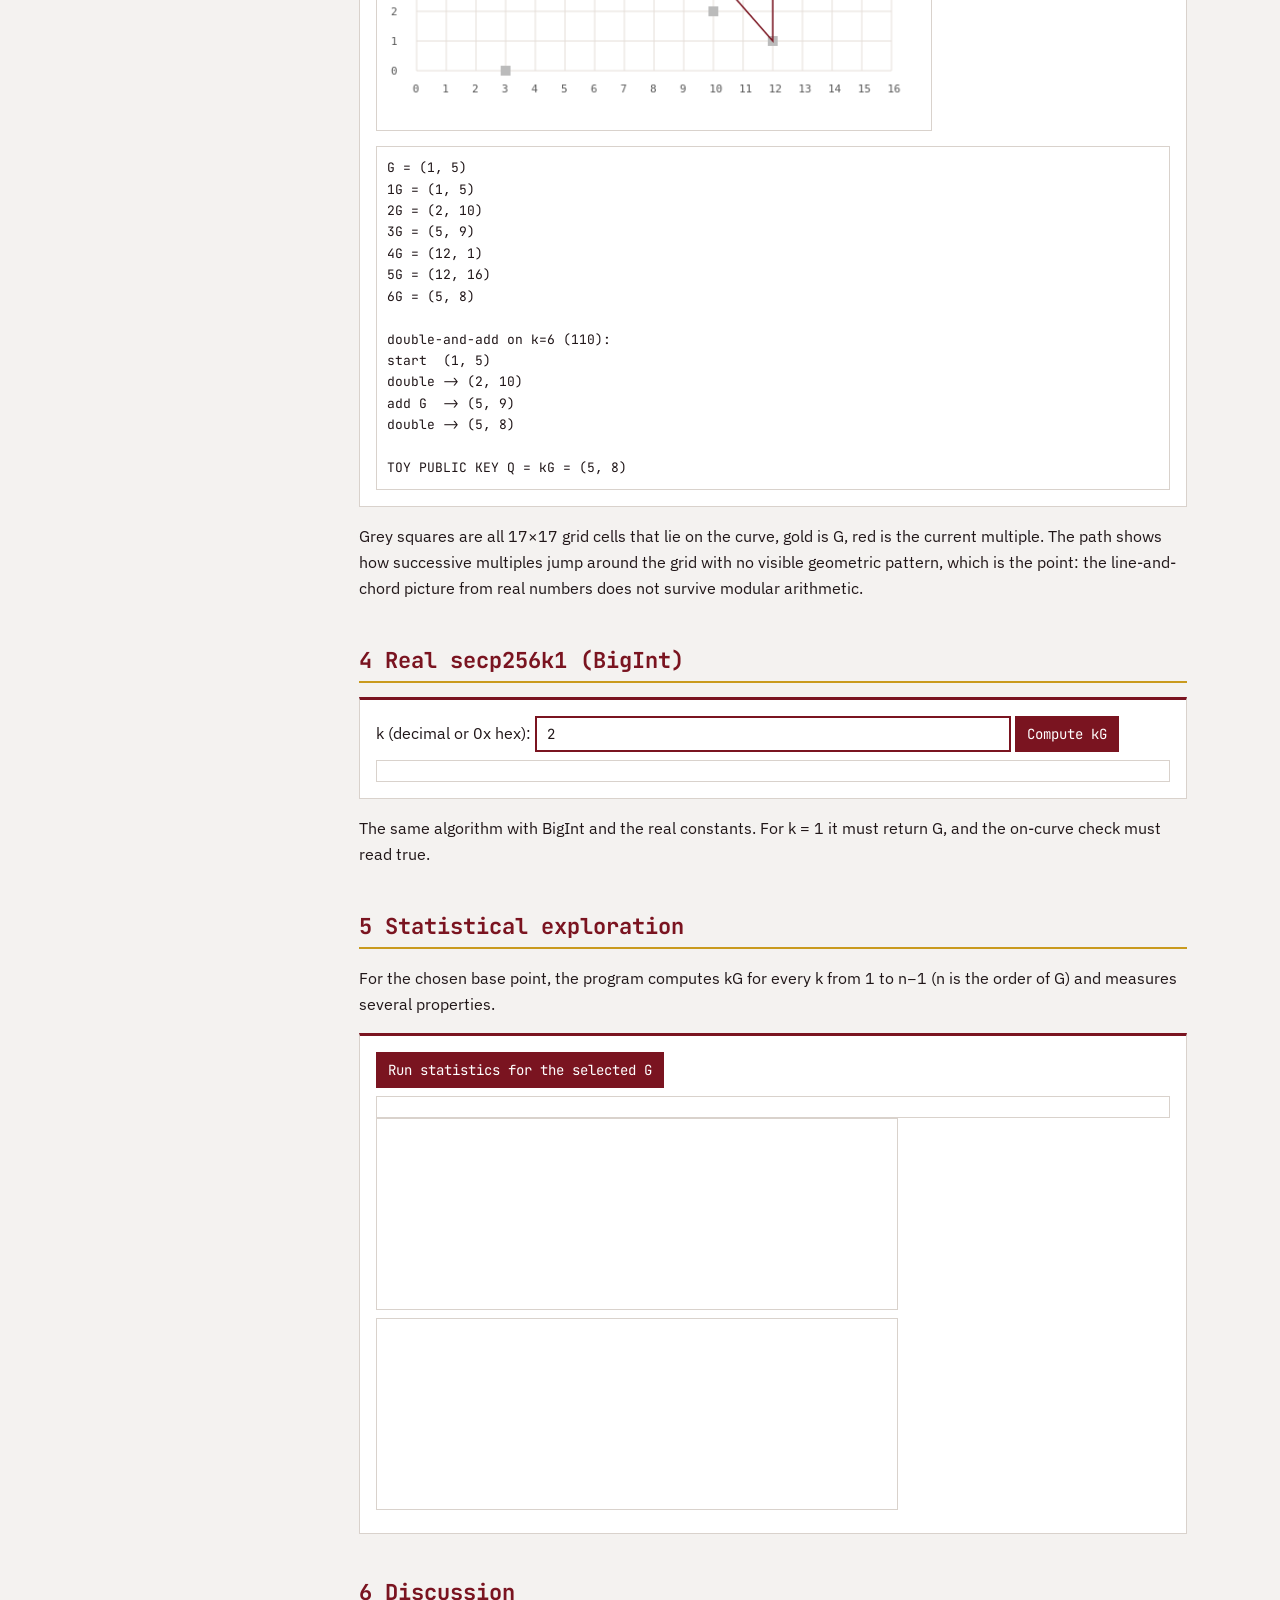
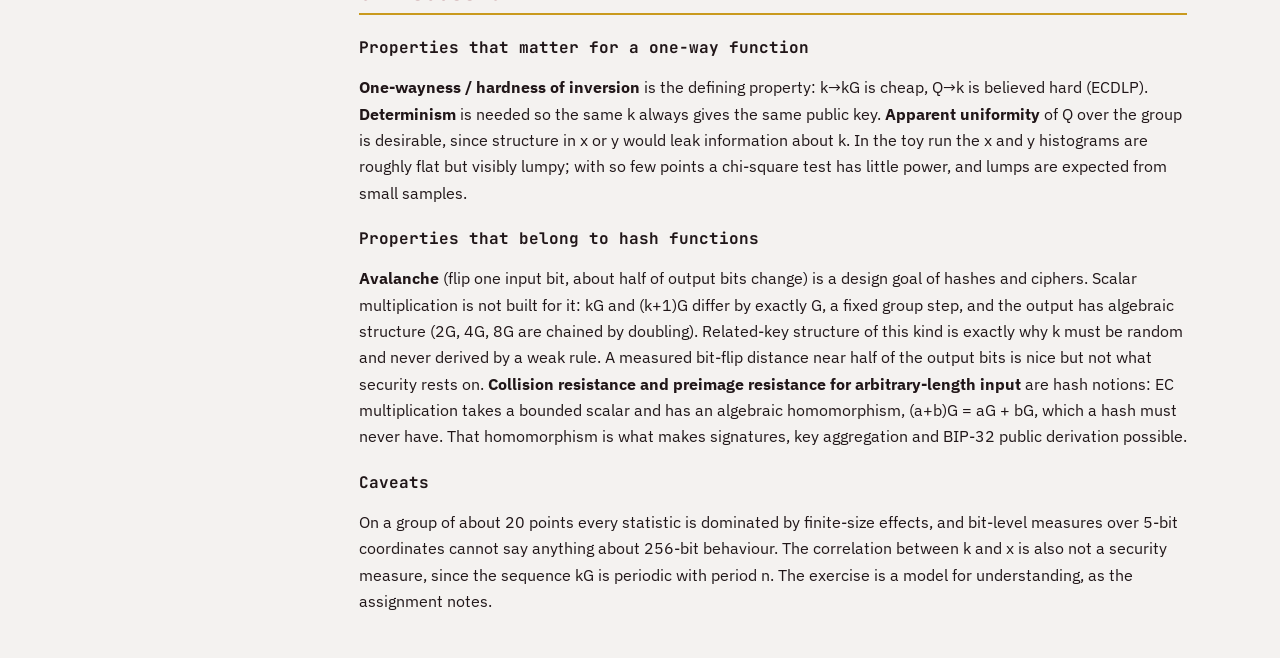
<file: homework1-1.html>
<!DOCTYPE html><html lang="en"><head><meta charset="utf-8"><meta name="viewport" content="width=device-width,initial-scale=1"><title>Homework 1.1 | Petar Rakočević</title>
<link href="https://fonts.googleapis.com/css2?family=IBM+Plex+Sans:wght@400;600&family=JetBrains+Mono:wght@400;700&display=swap" rel="stylesheet"><link rel="stylesheet" href="style.css"></head><body>
<header class="top"><span>stats-2026-27 / Homework 1, part 1</span><span><a href="index.html">Home</a><a href="homework1-2.html">Homework 1.2</a><a href="homework2.html">Homework 2</a></span></header>
<div class="wrap"><aside><b>Chapters</b><a href="#theory">1 Theory</a><a href="#code">2 Implementation</a><a href="#demo">3 Demo and animation</a><a href="#real">4 Real secp256k1</a><a href="#stats">5 Statistics</a><a href="#disc">6 Discussion</a></aside><main>
<h1>Homework 1, part 1: Private key to public key</h1><p class="meta">Petar Rakočević, Cybersecurity MSc, Statistics 2026/27</p>
<h2 id="theory">1 Theory</h2>
<p>An elliptic curve over a prime field F<sub>p</sub> is the set of points (x,y) satisfying y² = x³ + ax + b (mod p), plus a point at infinity O that acts as the identity. Ethereum uses secp256k1, where a = 0, b = 7 and p = 2<sup>256</sup> − 2<sup>32</sup> − 977. Our toy curve keeps the same shape, <code>y² = x³ + 7 (mod 17)</code>, with base point G = (1,5). Check: 1³+7 = 8 and 5² = 25 ≡ 8 (mod 17).</p>
<p>Point addition uses the chord-and-tangent rule: for P≠Q the slope is λ = (y₂−y₁)/(x₂−x₁), for P=Q it is λ = 3x²/2y. Then x₃ = λ²−x₁−x₂ and y₃ = λ(x₁−x₃)−y₁, all mod p, where division means multiplication by a modular inverse. Scalar multiplication is repeated addition: Q = kG. The public key is Q, the private key is k. The reverse problem, finding k from G and Q, is the Elliptic Curve Discrete Logarithm Problem (ECDLP). On 17 elements it is trivial to brute-force; on 256 bits there is no known feasible attack.</p>
<p><b>Double-and-add</b> computes kG in about log₂k doublings plus at most as many additions, instead of k−1 additions. For k = 6 = 110₂: start with G, double → 2G, add G → 3G, double → 6G.</p>
<h2 id="code">2 Implementation</h2>
<pre>const p=17, b=7;                       // curve y^2 = x^3 + 7 (mod p)
const mod=(a)=>((a%p)+p)%p;
const pw=(x,e)=>{let r=1;x=mod(x);while(e){if(e&1)r=mod(r*x);x=mod(x*x);e>>=1}return r};
const inv=(x)=>pw(x,p-2);              // Fermat inverse
function add(P,Q){                     // null = point at infinity O
  if(!P)return Q; if(!Q)return P;
  if(P[0]===Q[0] &amp;&amp; mod(P[1]+Q[1])===0)return null;
  const l = P[0]===Q[0] ? mod(3*P[0]*P[0]*inv(2*P[1])) : mod((Q[1]-P[1])*inv(Q[0]-P[0]));
  const x=mod(l*l-P[0]-Q[0]); return [x, mod(l*(P[0]-x)-P[1])];
}
function mul(k,P){let R=null,A=P;while(k){if(k&amp;1)R=add(R,A);A=add(A,A);k>>=1}return R}</pre>
<h2 id="demo">3 Demo and animation</h2>
<div class="box">Base point G: <select id="g"></select> Private key k: <input id="k" type="number" min="1" value="6" style="width:80px"> <button id="run">Compute</button> <button id="anim">Play slowly</button>
<div id="ord" class="meta" style="margin-top:8px"></div>
<canvas id="cv" width="560" height="560"></canvas><div id="log" class="out"></div></div>
<p>Grey squares are all 17×17 grid cells that lie on the curve, gold is G, red is the current multiple. The path shows how successive multiples jump around the grid with no visible geometric pattern, which is the point: the line-and-chord picture from real numbers does not survive modular arithmetic.</p>
<h2 id="real">4 Real secp256k1 (BigInt)</h2>
<div class="box">k (decimal or 0x hex): <input id="rk" value="2" style="width:60%"> <button id="rrun">Compute kG</button><div id="rout" class="out"></div></div>
<p>The same algorithm with BigInt and the real constants. For k = 1 it must return G, and the on-curve check must read true.</p>
<h2 id="stats">5 Statistical exploration</h2>
<p>For the chosen base point, the program computes kG for every k from 1 to n−1 (n is the order of G) and measures several properties.</p>
<div class="box"><button id="st">Run statistics for the selected G</button><div id="sout" class="out"></div>
<canvas id="hx" width="520" height="190"></canvas> <canvas id="hy" width="520" height="190"></canvas></div>
<h2 id="disc">6 Discussion</h2>
<h3>Properties that matter for a one-way function</h3>
<p><b>One-wayness / hardness of inversion</b> is the defining property: k→kG is cheap, Q→k is believed hard (ECDLP). <b>Determinism</b> is needed so the same k always gives the same public key. <b>Apparent uniformity</b> of Q over the group is desirable, since structure in x or y would leak information about k. In the toy run the x and y histograms are roughly flat but visibly lumpy; with so few points a chi-square test has little power, and lumps are expected from small samples.</p>
<h3>Properties that belong to hash functions</h3>
<p><b>Avalanche</b> (flip one input bit, about half of output bits change) is a design goal of hashes and ciphers. Scalar multiplication is not built for it: kG and (k+1)G differ by exactly G, a fixed group step, and the output has algebraic structure (2G, 4G, 8G are chained by doubling). Related-key structure of this kind is exactly why k must be random and never derived by a weak rule. A measured bit-flip distance near half of the output bits is nice but not what security rests on. <b>Collision resistance and preimage resistance for arbitrary-length input</b> are hash notions: EC multiplication takes a bounded scalar and has an algebraic homomorphism, (a+b)G = aG + bG, which a hash must never have. That homomorphism is what makes signatures, key aggregation and BIP-32 public derivation possible.</p>
<h3>Caveats</h3>
<p>On a group of about 20 points every statistic is dominated by finite-size effects, and bit-level measures over 5-bit coordinates cannot say anything about 256-bit behaviour. The correlation between k and x is also not a security measure, since the sequence kG is periodic with period n. The exercise is a model for understanding, as the assignment notes.</p>
</main></div>
<script>
const p=17,b=7,mod=a=>((a%p)+p)%p;
const pw=(x,e)=>{let r=1;x=mod(x);while(e){if(e&1)r=mod(r*x);x=mod(x*x);e>>=1}return r},inv=x=>pw(x,p-2);
function add(P,Q){if(!P)return Q;if(!Q)return P;if(P[0]===Q[0]&&mod(P[1]+Q[1])===0)return null;
const l=P[0]===Q[0]?mod(3*P[0]*P[0]*inv(2*P[1])):mod((Q[1]-P[1])*inv(Q[0]-P[0]));const x=mod(l*l-P[0]-Q[0]);return[x,mod(l*(P[0]-x)-P[1])]}
function mul(k,P){let R=null,A=P;while(k){if(k&1)R=add(R,A);A=add(A,A);k>>=1}return R}
const pts=[];for(let x=0;x<p;x++)for(let y=0;y<p;y++)if(mod(y*y)===mod(x*x*x+b))pts.push([x,y]);
const $=id=>document.getElementById(id),gsel=$('g');
pts.forEach((q,i)=>{const o=document.createElement('option');o.value=i;o.text=`(${q[0]}, ${q[1]})`;if(q[0]==1&&q[1]==5)o.selected=true;gsel.add(o)});
const G=()=>pts[gsel.value];
function order(P){let R=P,n=1;while(R){R=add(R,P);n++}return n}
const S=30,off=40,cx=$('cv').getContext('2d');
function X(v){return off+v*S}function Y(v){return 540-off-v*S}
function draw(path,cur){cx.clearRect(0,0,560,560);cx.strokeStyle='#e5ded8';cx.fillStyle='#555';cx.font='11px monospace';
for(let i=0;i<p;i++){cx.beginPath();cx.moveTo(X(i),Y(0));cx.lineTo(X(i),Y(p-1));cx.moveTo(X(0),Y(i));cx.lineTo(X(p-1),Y(i));cx.stroke();cx.fillText(i,X(i)-4,Y(0)+22);cx.fillText(i,X(0)-26,Y(i)+4)}
cx.fillStyle='#bbb';pts.forEach(q=>cx.fillRect(X(q[0])-5,Y(q[1])-5,10,10));
cx.strokeStyle='#7a1420';cx.lineWidth=1.5;cx.beginPath();path.forEach((q,i)=>{if(!q)return;i?cx.lineTo(X(q[0]),Y(q[1])):cx.moveTo(X(q[0]),Y(q[1]))});cx.stroke();cx.lineWidth=1;
const g=G();cx.fillStyle='#c99a1e';cx.fillRect(X(g[0])-8,Y(g[1])-8,16,16);
if(cur){cx.fillStyle='#7a1420';cx.fillRect(X(cur[0])-8,Y(cur[1])-8,16,16)}}
function seq(k){const g=G(),r=[g];let R=g;for(let i=2;i<=k;i++){R=add(R,g);r.push(R)}return r}
const f=q=>q?`(${q[0]}, ${q[1]})`:'O';
function run(){const g=G(),k=+$('k').value,n=order(g);$('ord').textContent=`Order of G = ${n}, so k is taken mod ${n} (k=${k%n||n} used for the point).`;
const s=seq(k),bits=k.toString(2);let t=`G = ${f(g)}\n`;s.forEach((q,i)=>t+=`${i+1}G = ${f(q)}\n`);
let R=g,tr=`double-and-add on k=${k} (${bits}):\nstart  ${f(g)}\n`;for(let i=1;i<bits.length;i++){R=add(R,R);tr+=`double -> ${f(R)}\n`;if(bits[i]==='1'){R=add(R,g);tr+=`add G  -> ${f(R)}\n`}}
t+=`\n${tr}\nTOY PUBLIC KEY Q = kG = ${f(mul(k,g))}`;$('log').textContent=t;draw(s,s[s.length-1])}
let timer;$('run').onclick=run;gsel.onchange=run;
$('anim').onclick=()=>{clearInterval(timer);const k=Math.min(+$('k').value,200),s=seq(k);let i=0;timer=setInterval(()=>{i++;draw(s.slice(0,i),s[i-1]);$('log').textContent=`step ${i}: ${i}G = ${f(s[i-1])}`+(i>1?`  (= ${i-1}G + G)`:'');if(i>=k)clearInterval(timer)},700)};
const P2=2n**256n-2n**32n-977n,M=a=>((a%P2)+P2)%P2;
function pwB(x,e){let r=1n;x=M(x);while(e>0n){if(e&1n)r=M(r*x);x=M(x*x);e>>=1n}return r}
function addB(P,Q){if(!P)return Q;if(!Q)return P;if(P[0]===Q[0]&&M(P[1]+Q[1])===0n)return null;
const l=P[0]===Q[0]?M(3n*P[0]*P[0]*pwB(2n*P[1],P2-2n)):M((Q[1]-P[1])*pwB(Q[0]-P[0],P2-2n));const x=M(l*l-P[0]-Q[0]);return[x,M(l*(P[0]-x)-P[1])]}
const GB=[0x79BE667EF9DCBBAC55A06295CE870B07029BFCDB2DCE28D959F2815B16F81798n,0x483ADA7726A3C4655DA4FBFC0E1108A8FD17B448A68554199C47D08FFB10D4B8n];
function mulB(k,P){let R=null,A=P;while(k>0n){if(k&1n)R=addB(R,A);A=addB(A,A);k>>=1n}return R}
$('rrun').onclick=()=>{try{const k=BigInt($('rk').value),Q=mulB(k,GB),h=v=>v.toString(16).padStart(64,'0');
$('rout').textContent=`G on curve: ${M(GB[1]**2n)===M(GB[0]**3n+7n)}\nQx = ${h(Q[0])}\nQy = ${h(Q[1])}\nQ on curve: ${M(Q[1]**2n)===M(Q[0]**3n+7n)}`}catch(e){$('rout').textContent='Enter a positive integer below the group order.'}};
function hist(id,arr,t){const c=$(id).getContext('2d'),w=520,h=190,m=Math.max(...arr,1),bw=(w-40)/p;c.clearRect(0,0,w,h);c.fillStyle='#201618';c.font='12px monospace';c.fillText(t,6,14);
arr.forEach((v,i)=>{c.fillStyle='#7a1420';const bh=(h-50)*v/m;c.fillRect(30+i*bw,h-24-bh,bw-3,bh);c.fillStyle='#201618';c.fillText(i,30+i*bw,h-8)});
const e=arr.reduce((a,b)=>a+b,0)/p,y=h-24-(h-50)*e/m;c.strokeStyle='#c99a1e';c.lineWidth=2;c.beginPath();c.moveTo(30,y);c.lineTo(w-10,y);c.stroke();c.lineWidth=1}
const pc=(a,b)=>{const n=a.length,ma=a.reduce((x,y)=>x+y)/n,mb=b.reduce((x,y)=>x+y)/n;let s=0,va=0,vb=0;for(let i=0;i<n;i++){s+=(a[i]-ma)*(b[i]-mb);va+=(a[i]-ma)**2;vb+=(b[i]-mb)**2}return s/Math.sqrt(va*vb)};
const pop=v=>{let c=0;while(v){c+=v&1;v>>=1}return c};
$('st').onclick=()=>{const g=G(),n=order(g),K=[],XS=[],YS=[],hx=Array(p).fill(0),hy=Array(p).fill(0),code=[];
for(let k=1;k<n;k++){const q=mul(k,g);K.push(k);XS.push(q[0]);YS.push(q[1]);hx[q[0]]++;hy[q[1]]++;code[k]=q[0]*32+q[1]}
const chi=h=>h.reduce((a,v)=>a+(v-(n-1)/p)**2/((n-1)/p),0),nb=n.toString(2).length;let tot=0,cnt=0;
for(let k=1;k<n;k++)for(let i=0;i<nb;i++){const k2=k^(1<<i);if(k2>=1&&k2<n){tot+=pop(code[k]^code[k2]);cnt++}}
$('sout').textContent=`order n = ${n}, points sampled = ${n-1}\ndistinct x values = ${hx.filter(v=>v).length}/${p}, distinct y values = ${hy.filter(v=>v).length}/${p}\nchi-square(x) vs flat = ${chi(hx).toFixed(2)} (df ~ ${p-1}); chi-square(y) = ${chi(hy).toFixed(2)}\ncorr(k,x) = ${pc(K,XS).toFixed(3)}, corr(k,y) = ${pc(K,YS).toFixed(3)}\navalanche: mean bit change over a 1-bit flip of k = ${(tot/cnt).toFixed(2)} of 10 output bits (ideal hash: 5.00)\nNote: tiny group, so values fluctuate; compare several base points.`;
hist('hx',hx,'x coordinate frequency (gold line = uniform expectation)');hist('hy',hy,'y coordinate frequency')};
run();
</script></body></html>
</file>
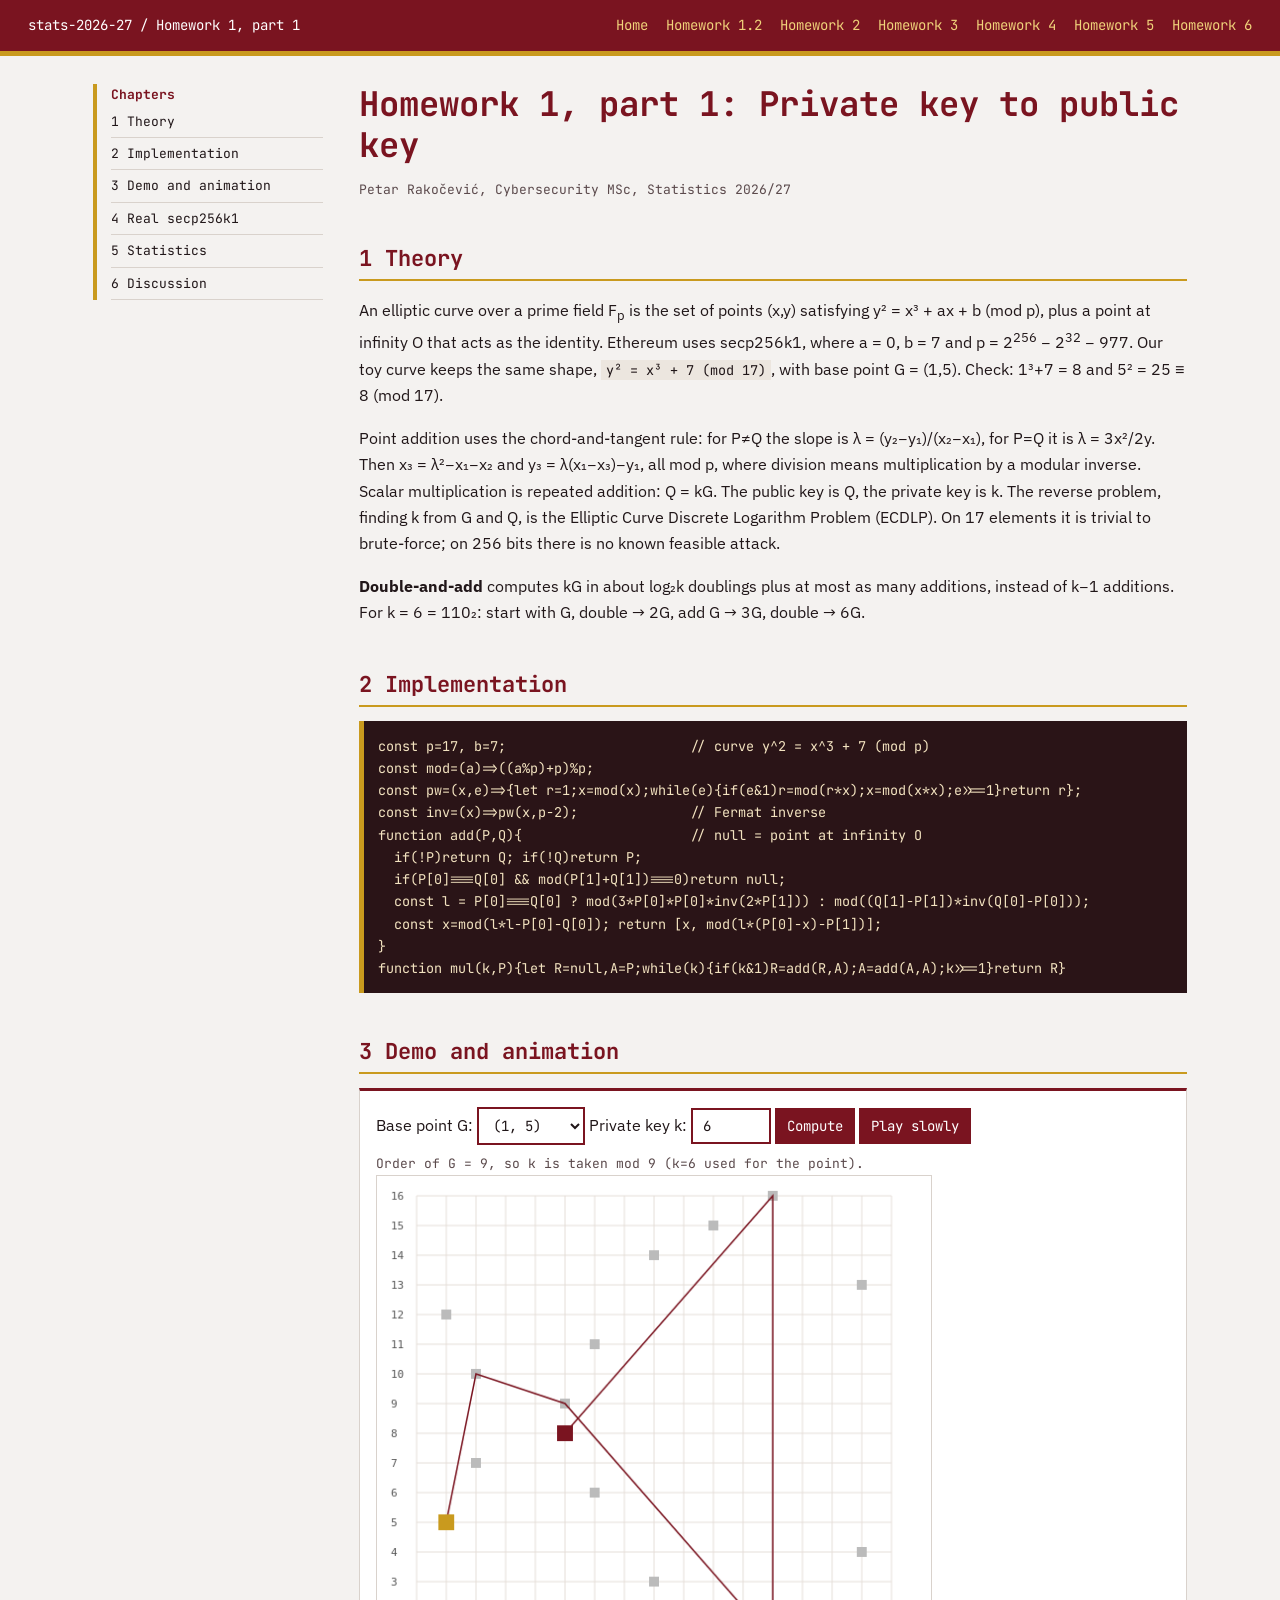
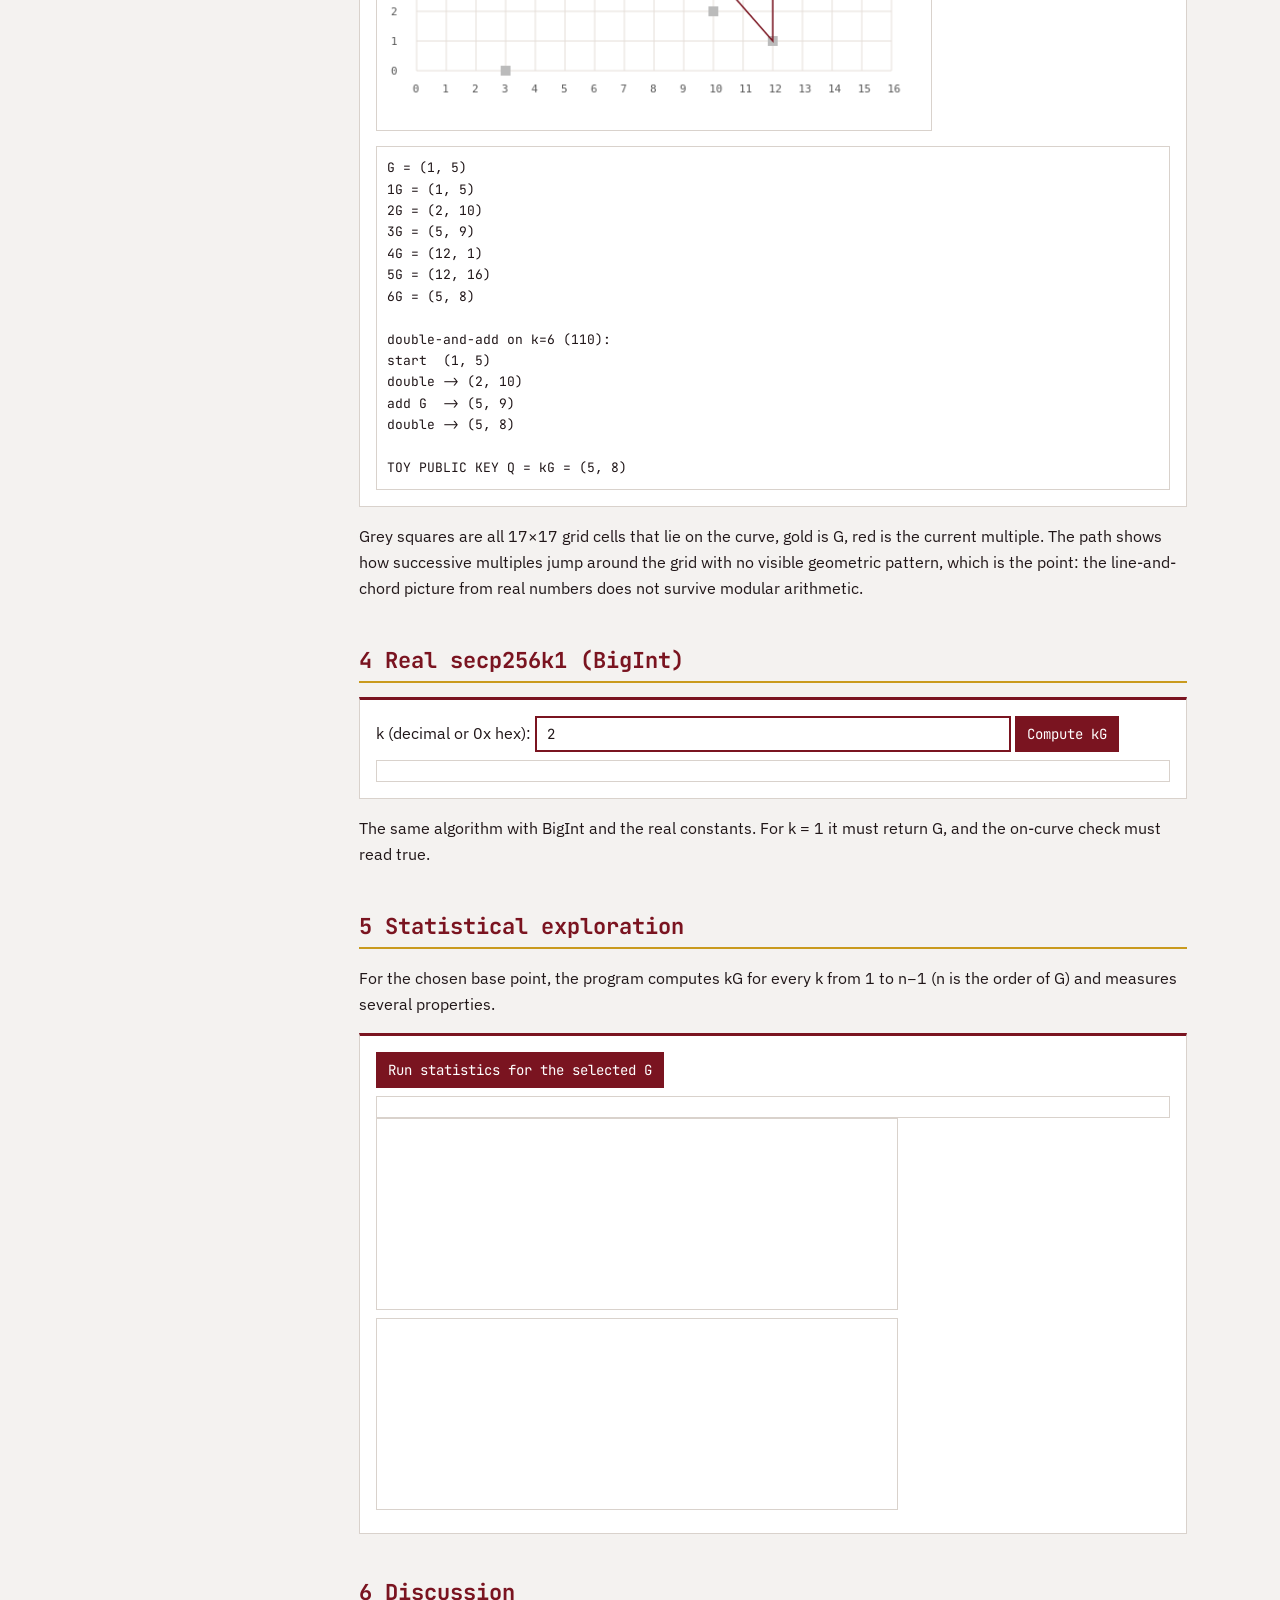
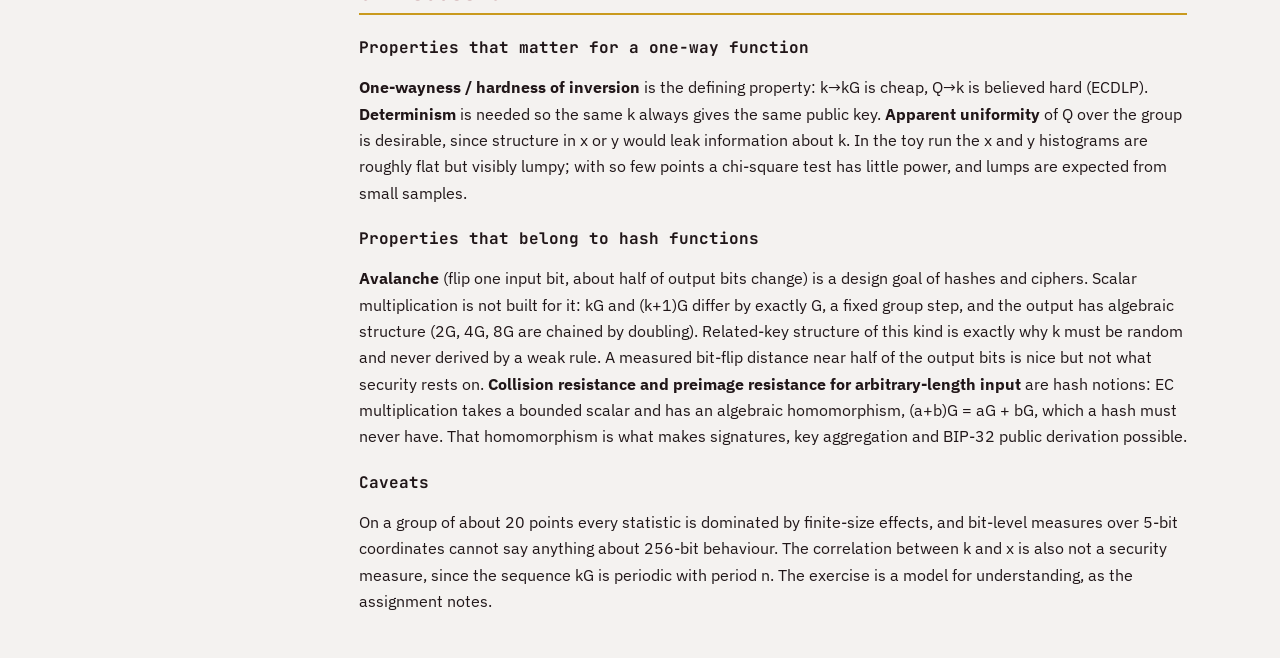
<file: homework1.html>
<!DOCTYPE html><html lang="en"><head><meta charset="utf-8"><meta name="viewport" content="width=device-width,initial-scale=1"><title>Homework 1.1 | Petar Rakočević</title>
<link href="https://fonts.googleapis.com/css2?family=IBM+Plex+Sans:wght@400;600&family=JetBrains+Mono:wght@400;700&display=swap" rel="stylesheet"><link rel="stylesheet" href="style.css"></head><body>
<header class="top"><span>stats-2026-27 / Homework 1, part 1</span><span><a href="index.html">Home</a><a href="homework2.html">Homework 1.2</a><a href="hmwk2.html">Homework 2</a><a href="homework3.html">Homework 3</a><a href="homework4.html">Homework 4</a><a href="homework5.html">Homework 5</a><a href="homework6.html">Homework 6</a></span></header>
<div class="wrap"><aside><b>Chapters</b><a href="#theory">1 Theory</a><a href="#code">2 Implementation</a><a href="#demo">3 Demo and animation</a><a href="#real">4 Real secp256k1</a><a href="#stats">5 Statistics</a><a href="#disc">6 Discussion</a></aside><main>
<h1>Homework 1, part 1: Private key to public key</h1><p class="meta">Petar Rakočević, Cybersecurity MSc, Statistics 2026/27</p>
<h2 id="theory">1 Theory</h2>
<p>An elliptic curve over a prime field F<sub>p</sub> is the set of points (x,y) satisfying y² = x³ + ax + b (mod p), plus a point at infinity O that acts as the identity. Ethereum uses secp256k1, where a = 0, b = 7 and p = 2<sup>256</sup> − 2<sup>32</sup> − 977. Our toy curve keeps the same shape, <code>y² = x³ + 7 (mod 17)</code>, with base point G = (1,5). Check: 1³+7 = 8 and 5² = 25 ≡ 8 (mod 17).</p>
<p>Point addition uses the chord-and-tangent rule: for P≠Q the slope is λ = (y₂−y₁)/(x₂−x₁), for P=Q it is λ = 3x²/2y. Then x₃ = λ²−x₁−x₂ and y₃ = λ(x₁−x₃)−y₁, all mod p, where division means multiplication by a modular inverse. Scalar multiplication is repeated addition: Q = kG. The public key is Q, the private key is k. The reverse problem, finding k from G and Q, is the Elliptic Curve Discrete Logarithm Problem (ECDLP). On 17 elements it is trivial to brute-force; on 256 bits there is no known feasible attack.</p>
<p><b>Double-and-add</b> computes kG in about log₂k doublings plus at most as many additions, instead of k−1 additions. For k = 6 = 110₂: start with G, double → 2G, add G → 3G, double → 6G.</p>
<h2 id="code">2 Implementation</h2>
<pre>const p=17, b=7;                       // curve y^2 = x^3 + 7 (mod p)
const mod=(a)=>((a%p)+p)%p;
const pw=(x,e)=>{let r=1;x=mod(x);while(e){if(e&1)r=mod(r*x);x=mod(x*x);e>>=1}return r};
const inv=(x)=>pw(x,p-2);              // Fermat inverse
function add(P,Q){                     // null = point at infinity O
  if(!P)return Q; if(!Q)return P;
  if(P[0]===Q[0] &amp;&amp; mod(P[1]+Q[1])===0)return null;
  const l = P[0]===Q[0] ? mod(3*P[0]*P[0]*inv(2*P[1])) : mod((Q[1]-P[1])*inv(Q[0]-P[0]));
  const x=mod(l*l-P[0]-Q[0]); return [x, mod(l*(P[0]-x)-P[1])];
}
function mul(k,P){let R=null,A=P;while(k){if(k&amp;1)R=add(R,A);A=add(A,A);k>>=1}return R}</pre>
<h2 id="demo">3 Demo and animation</h2>
<div class="box">Base point G: <select id="g"></select> Private key k: <input id="k" type="number" min="1" value="6" style="width:80px"> <button id="run">Compute</button> <button id="anim">Play slowly</button>
<div id="ord" class="meta" style="margin-top:8px"></div>
<canvas id="cv" width="560" height="560"></canvas><div id="log" class="out"></div></div>
<p>Grey squares are all 17×17 grid cells that lie on the curve, gold is G, red is the current multiple. The path shows how successive multiples jump around the grid with no visible geometric pattern, which is the point: the line-and-chord picture from real numbers does not survive modular arithmetic.</p>
<h2 id="real">4 Real secp256k1 (BigInt)</h2>
<div class="box">k (decimal or 0x hex): <input id="rk" value="2" style="width:60%"> <button id="rrun">Compute kG</button><div id="rout" class="out"></div></div>
<p>The same algorithm with BigInt and the real constants. For k = 1 it must return G, and the on-curve check must read true.</p>
<h2 id="stats">5 Statistical exploration</h2>
<p>For the chosen base point, the program computes kG for every k from 1 to n−1 (n is the order of G) and measures several properties.</p>
<div class="box"><button id="st">Run statistics for the selected G</button><div id="sout" class="out"></div>
<canvas id="hx" width="520" height="190"></canvas> <canvas id="hy" width="520" height="190"></canvas></div>
<h2 id="disc">6 Discussion</h2>
<h3>Properties that matter for a one-way function</h3>
<p><b>One-wayness / hardness of inversion</b> is the defining property: k→kG is cheap, Q→k is believed hard (ECDLP). <b>Determinism</b> is needed so the same k always gives the same public key. <b>Apparent uniformity</b> of Q over the group is desirable, since structure in x or y would leak information about k. In the toy run the x and y histograms are roughly flat but visibly lumpy; with so few points a chi-square test has little power, and lumps are expected from small samples.</p>
<h3>Properties that belong to hash functions</h3>
<p><b>Avalanche</b> (flip one input bit, about half of output bits change) is a design goal of hashes and ciphers. Scalar multiplication is not built for it: kG and (k+1)G differ by exactly G, a fixed group step, and the output has algebraic structure (2G, 4G, 8G are chained by doubling). Related-key structure of this kind is exactly why k must be random and never derived by a weak rule. A measured bit-flip distance near half of the output bits is nice but not what security rests on. <b>Collision resistance and preimage resistance for arbitrary-length input</b> are hash notions: EC multiplication takes a bounded scalar and has an algebraic homomorphism, (a+b)G = aG + bG, which a hash must never have. That homomorphism is what makes signatures, key aggregation and BIP-32 public derivation possible.</p>
<h3>Caveats</h3>
<p>On a group of about 20 points every statistic is dominated by finite-size effects, and bit-level measures over 5-bit coordinates cannot say anything about 256-bit behaviour. The correlation between k and x is also not a security measure, since the sequence kG is periodic with period n. The exercise is a model for understanding, as the assignment notes.</p>
</main></div>
<script>
const p=17,b=7,mod=a=>((a%p)+p)%p;
const pw=(x,e)=>{let r=1;x=mod(x);while(e){if(e&1)r=mod(r*x);x=mod(x*x);e>>=1}return r},inv=x=>pw(x,p-2);
function add(P,Q){if(!P)return Q;if(!Q)return P;if(P[0]===Q[0]&&mod(P[1]+Q[1])===0)return null;
const l=P[0]===Q[0]?mod(3*P[0]*P[0]*inv(2*P[1])):mod((Q[1]-P[1])*inv(Q[0]-P[0]));const x=mod(l*l-P[0]-Q[0]);return[x,mod(l*(P[0]-x)-P[1])]}
function mul(k,P){let R=null,A=P;while(k){if(k&1)R=add(R,A);A=add(A,A);k>>=1}return R}
const pts=[];for(let x=0;x<p;x++)for(let y=0;y<p;y++)if(mod(y*y)===mod(x*x*x+b))pts.push([x,y]);
const $=id=>document.getElementById(id),gsel=$('g');
pts.forEach((q,i)=>{const o=document.createElement('option');o.value=i;o.text=`(${q[0]}, ${q[1]})`;if(q[0]==1&&q[1]==5)o.selected=true;gsel.add(o)});
const G=()=>pts[gsel.value];
function order(P){let R=P,n=1;while(R){R=add(R,P);n++}return n}
const S=30,off=40,cx=$('cv').getContext('2d');
function X(v){return off+v*S}function Y(v){return 540-off-v*S}
function draw(path,cur){cx.clearRect(0,0,560,560);cx.strokeStyle='#e5ded8';cx.fillStyle='#555';cx.font='11px monospace';
for(let i=0;i<p;i++){cx.beginPath();cx.moveTo(X(i),Y(0));cx.lineTo(X(i),Y(p-1));cx.moveTo(X(0),Y(i));cx.lineTo(X(p-1),Y(i));cx.stroke();cx.fillText(i,X(i)-4,Y(0)+22);cx.fillText(i,X(0)-26,Y(i)+4)}
cx.fillStyle='#bbb';pts.forEach(q=>cx.fillRect(X(q[0])-5,Y(q[1])-5,10,10));
cx.strokeStyle='#7a1420';cx.lineWidth=1.5;cx.beginPath();path.forEach((q,i)=>{if(!q)return;i?cx.lineTo(X(q[0]),Y(q[1])):cx.moveTo(X(q[0]),Y(q[1]))});cx.stroke();cx.lineWidth=1;
const g=G();cx.fillStyle='#c99a1e';cx.fillRect(X(g[0])-8,Y(g[1])-8,16,16);
if(cur){cx.fillStyle='#7a1420';cx.fillRect(X(cur[0])-8,Y(cur[1])-8,16,16)}}
function seq(k){const g=G(),r=[g];let R=g;for(let i=2;i<=k;i++){R=add(R,g);r.push(R)}return r}
const f=q=>q?`(${q[0]}, ${q[1]})`:'O';
function run(){const g=G(),k=+$('k').value,n=order(g);$('ord').textContent=`Order of G = ${n}, so k is taken mod ${n} (k=${k%n||n} used for the point).`;
const s=seq(k),bits=k.toString(2);let t=`G = ${f(g)}\n`;s.forEach((q,i)=>t+=`${i+1}G = ${f(q)}\n`);
let R=g,tr=`double-and-add on k=${k} (${bits}):\nstart  ${f(g)}\n`;for(let i=1;i<bits.length;i++){R=add(R,R);tr+=`double -> ${f(R)}\n`;if(bits[i]==='1'){R=add(R,g);tr+=`add G  -> ${f(R)}\n`}}
t+=`\n${tr}\nTOY PUBLIC KEY Q = kG = ${f(mul(k,g))}`;$('log').textContent=t;draw(s,s[s.length-1])}
let timer;$('run').onclick=run;gsel.onchange=run;
$('anim').onclick=()=>{clearInterval(timer);const k=Math.min(+$('k').value,200),s=seq(k);let i=0;timer=setInterval(()=>{i++;draw(s.slice(0,i),s[i-1]);$('log').textContent=`step ${i}: ${i}G = ${f(s[i-1])}`+(i>1?`  (= ${i-1}G + G)`:'');if(i>=k)clearInterval(timer)},700)};
const P2=2n**256n-2n**32n-977n,M=a=>((a%P2)+P2)%P2;
function pwB(x,e){let r=1n;x=M(x);while(e>0n){if(e&1n)r=M(r*x);x=M(x*x);e>>=1n}return r}
function addB(P,Q){if(!P)return Q;if(!Q)return P;if(P[0]===Q[0]&&M(P[1]+Q[1])===0n)return null;
const l=P[0]===Q[0]?M(3n*P[0]*P[0]*pwB(2n*P[1],P2-2n)):M((Q[1]-P[1])*pwB(Q[0]-P[0],P2-2n));const x=M(l*l-P[0]-Q[0]);return[x,M(l*(P[0]-x)-P[1])]}
const GB=[0x79BE667EF9DCBBAC55A06295CE870B07029BFCDB2DCE28D959F2815B16F81798n,0x483ADA7726A3C4655DA4FBFC0E1108A8FD17B448A68554199C47D08FFB10D4B8n];
function mulB(k,P){let R=null,A=P;while(k>0n){if(k&1n)R=addB(R,A);A=addB(A,A);k>>=1n}return R}
$('rrun').onclick=()=>{try{const k=BigInt($('rk').value),Q=mulB(k,GB),h=v=>v.toString(16).padStart(64,'0');
$('rout').textContent=`G on curve: ${M(GB[1]**2n)===M(GB[0]**3n+7n)}\nQx = ${h(Q[0])}\nQy = ${h(Q[1])}\nQ on curve: ${M(Q[1]**2n)===M(Q[0]**3n+7n)}`}catch(e){$('rout').textContent='Enter a positive integer below the group order.'}};
function hist(id,arr,t){const c=$(id).getContext('2d'),w=520,h=190,m=Math.max(...arr,1),bw=(w-40)/p;c.clearRect(0,0,w,h);c.fillStyle='#201618';c.font='12px monospace';c.fillText(t,6,14);
arr.forEach((v,i)=>{c.fillStyle='#7a1420';const bh=(h-50)*v/m;c.fillRect(30+i*bw,h-24-bh,bw-3,bh);c.fillStyle='#201618';c.fillText(i,30+i*bw,h-8)});
const e=arr.reduce((a,b)=>a+b,0)/p,y=h-24-(h-50)*e/m;c.strokeStyle='#c99a1e';c.lineWidth=2;c.beginPath();c.moveTo(30,y);c.lineTo(w-10,y);c.stroke();c.lineWidth=1}
const pc=(a,b)=>{const n=a.length,ma=a.reduce((x,y)=>x+y)/n,mb=b.reduce((x,y)=>x+y)/n;let s=0,va=0,vb=0;for(let i=0;i<n;i++){s+=(a[i]-ma)*(b[i]-mb);va+=(a[i]-ma)**2;vb+=(b[i]-mb)**2}return s/Math.sqrt(va*vb)};
const pop=v=>{let c=0;while(v){c+=v&1;v>>=1}return c};
$('st').onclick=()=>{const g=G(),n=order(g),K=[],XS=[],YS=[],hx=Array(p).fill(0),hy=Array(p).fill(0),code=[];
for(let k=1;k<n;k++){const q=mul(k,g);K.push(k);XS.push(q[0]);YS.push(q[1]);hx[q[0]]++;hy[q[1]]++;code[k]=q[0]*32+q[1]}
const chi=h=>h.reduce((a,v)=>a+(v-(n-1)/p)**2/((n-1)/p),0),nb=n.toString(2).length;let tot=0,cnt=0;
for(let k=1;k<n;k++)for(let i=0;i<nb;i++){const k2=k^(1<<i);if(k2>=1&&k2<n){tot+=pop(code[k]^code[k2]);cnt++}}
$('sout').textContent=`order n = ${n}, points sampled = ${n-1}\ndistinct x values = ${hx.filter(v=>v).length}/${p}, distinct y values = ${hy.filter(v=>v).length}/${p}\nchi-square(x) vs flat = ${chi(hx).toFixed(2)} (df ~ ${p-1}); chi-square(y) = ${chi(hy).toFixed(2)}\ncorr(k,x) = ${pc(K,XS).toFixed(3)}, corr(k,y) = ${pc(K,YS).toFixed(3)}\navalanche: mean bit change over a 1-bit flip of k = ${(tot/cnt).toFixed(2)} of 10 output bits (ideal hash: 5.00)\nNote: tiny group, so values fluctuate; compare several base points.`;
hist('hx',hx,'x coordinate frequency (gold line = uniform expectation)');hist('hy',hy,'y coordinate frequency')};
run();
</script></body></html>
</file>
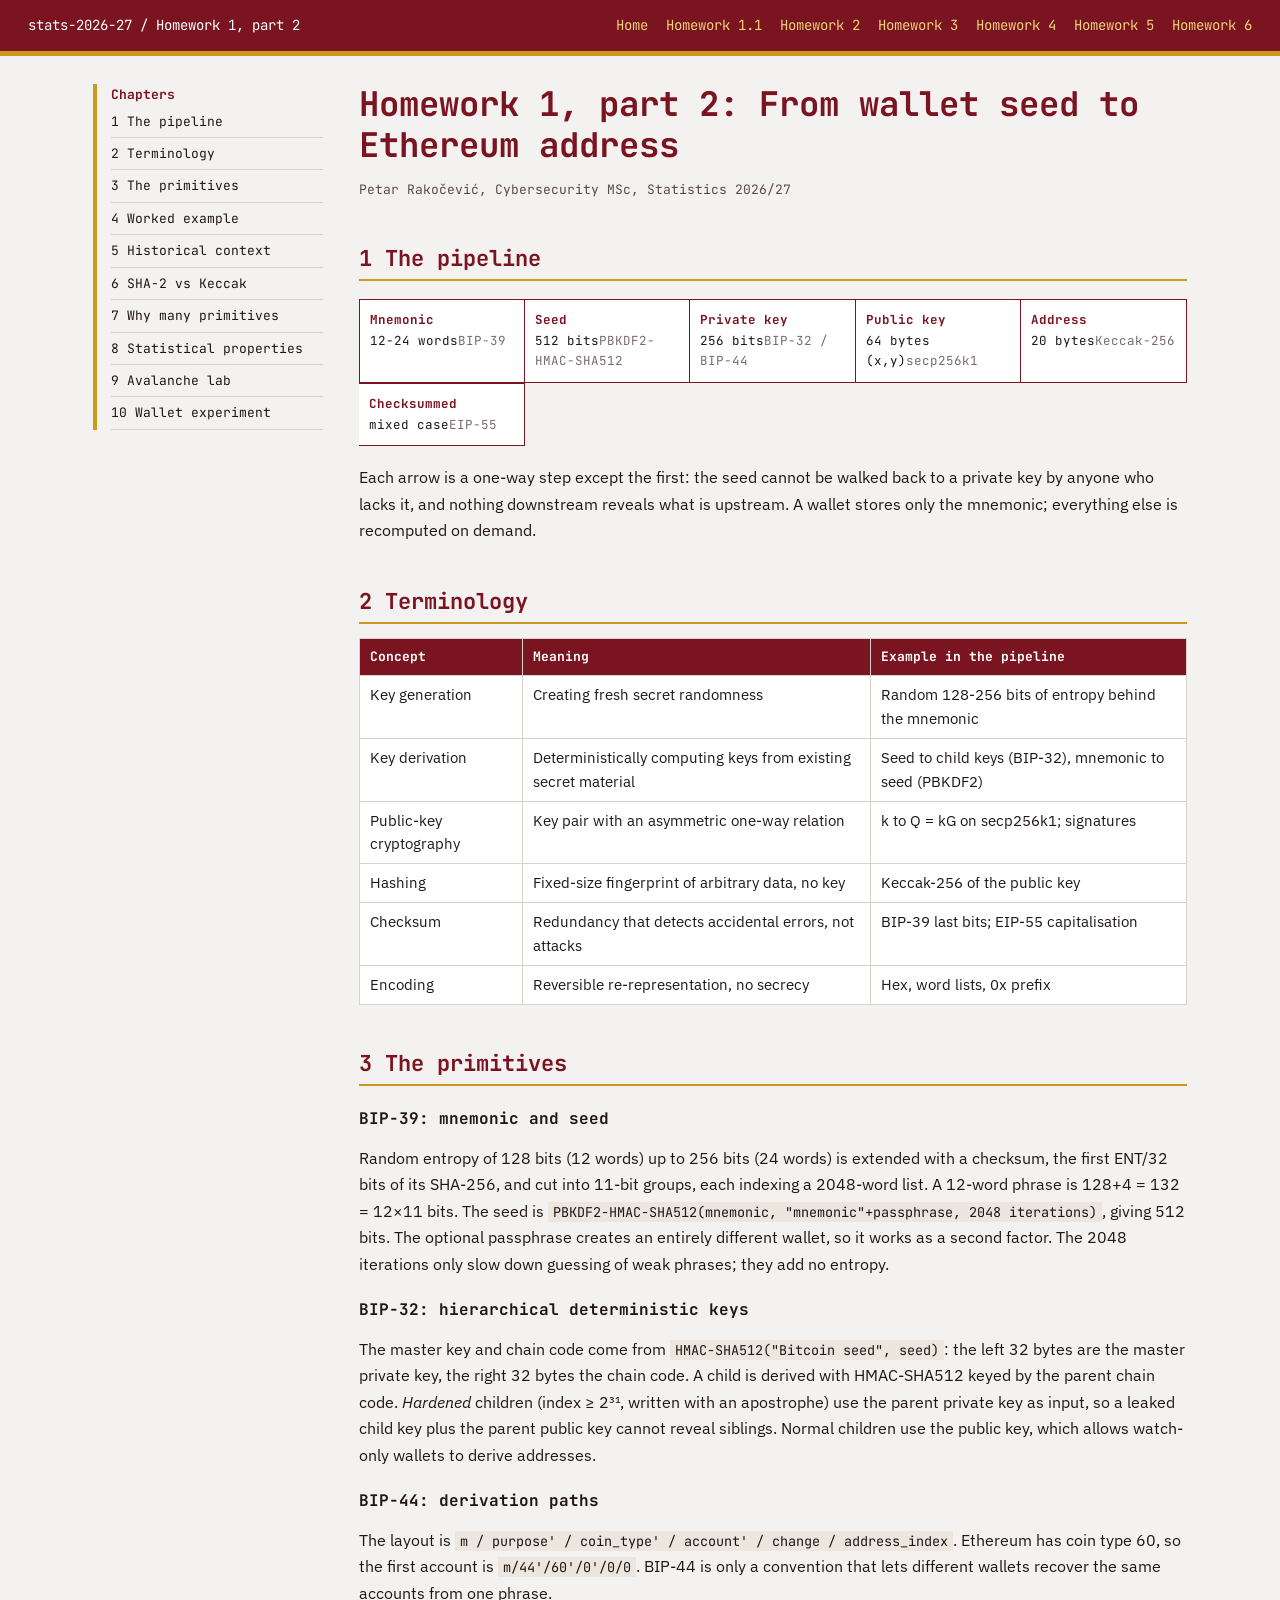
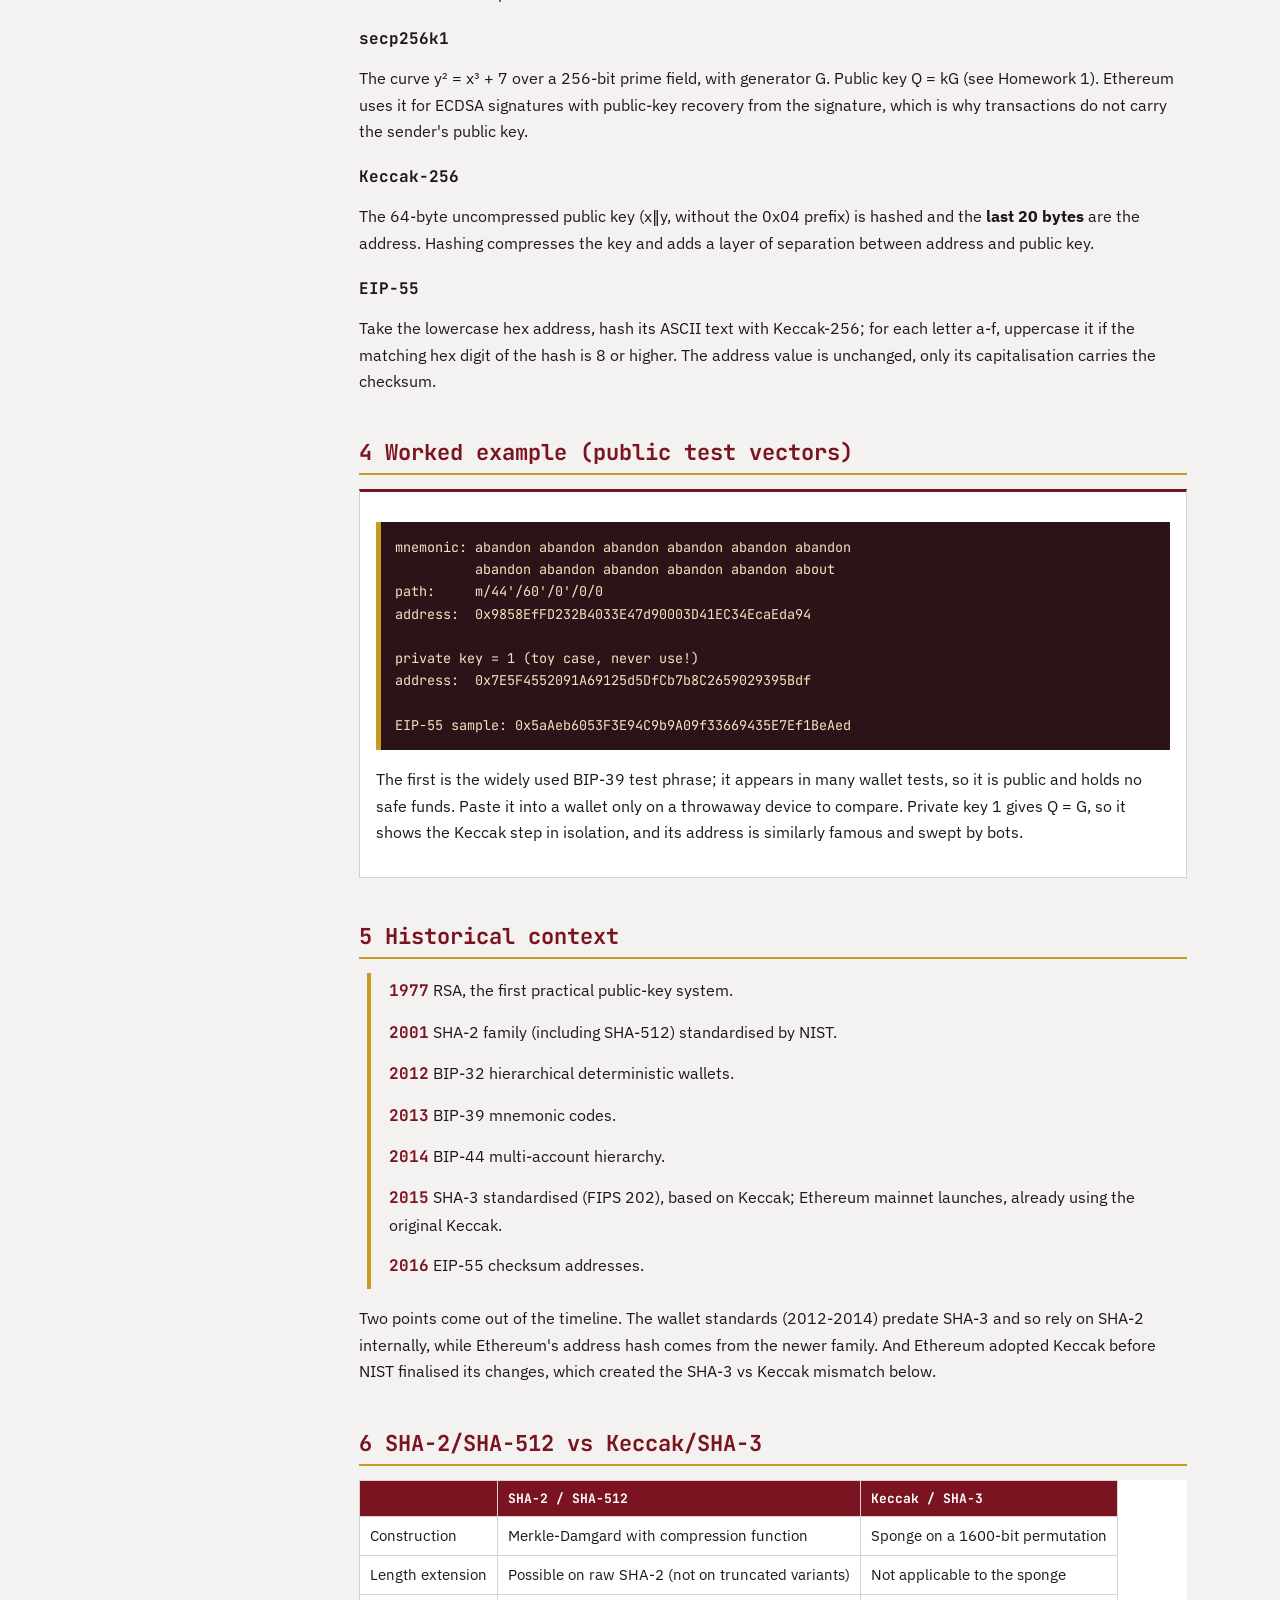
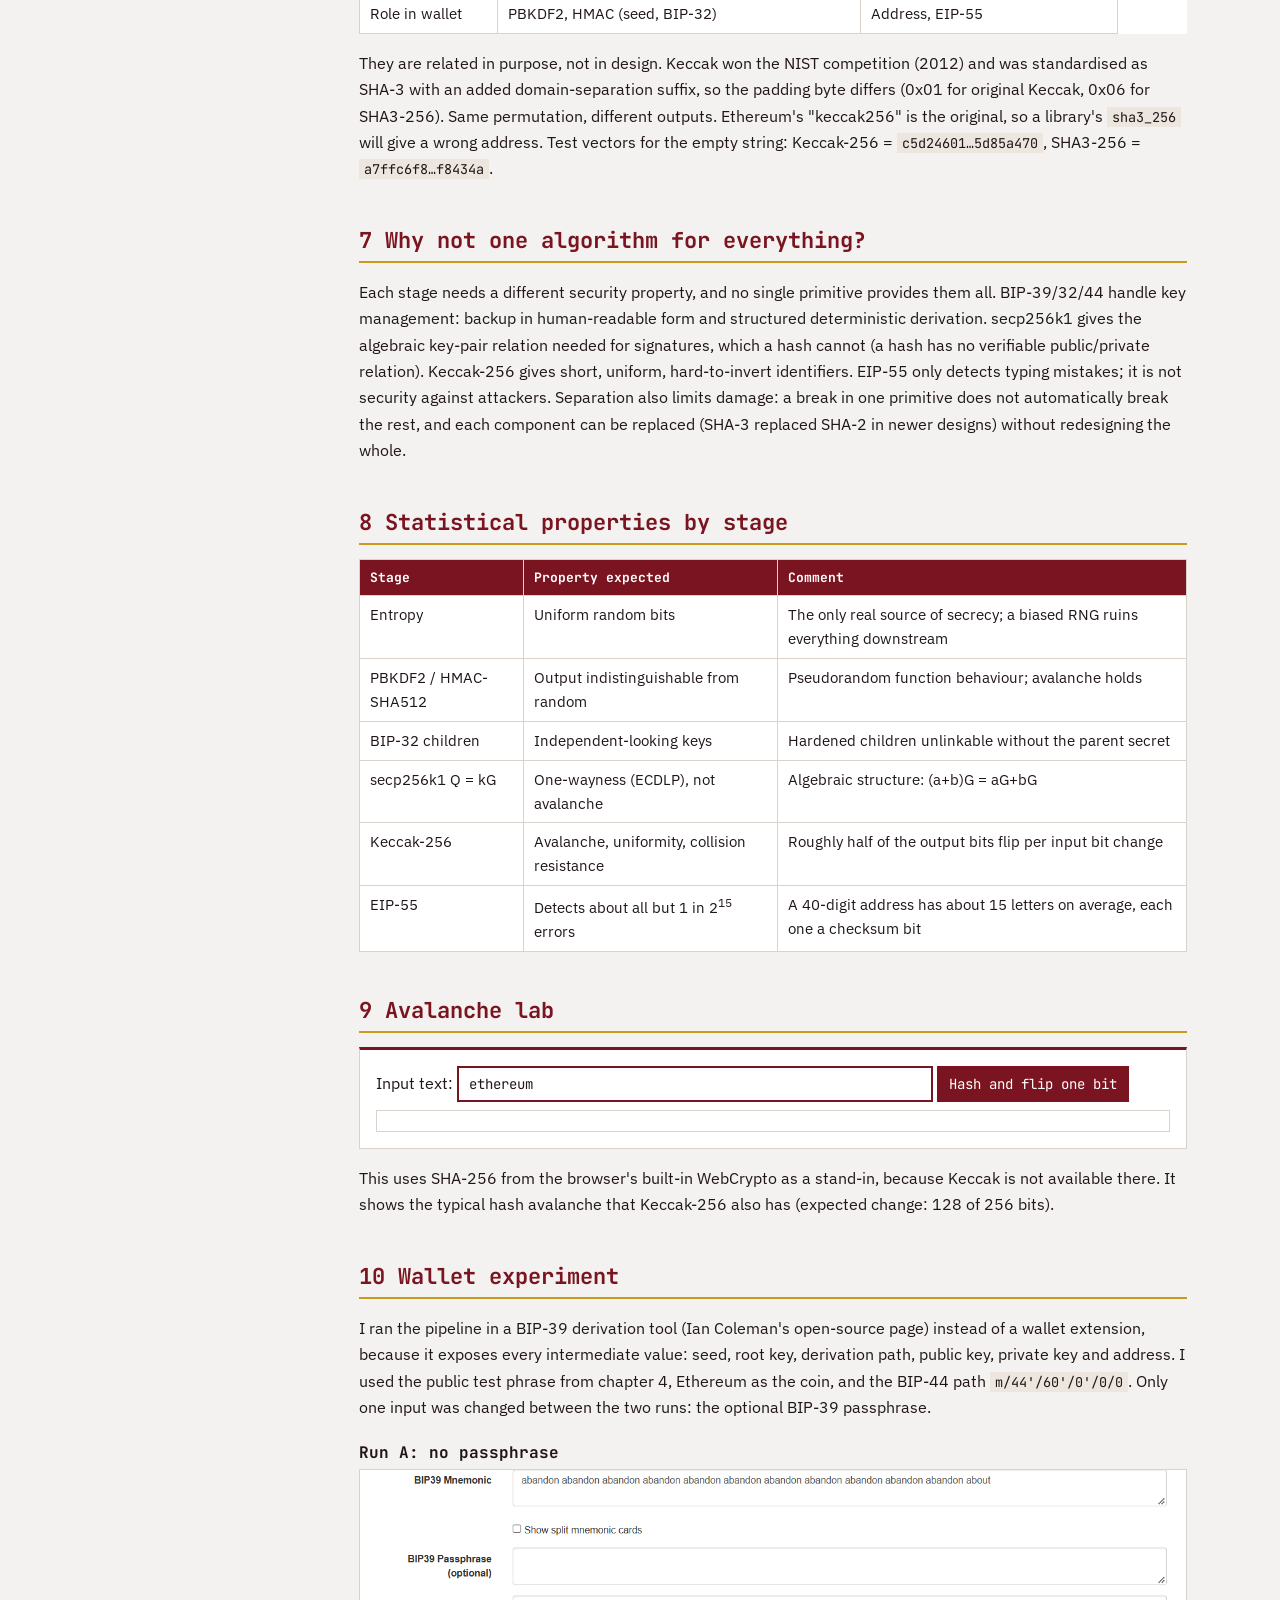
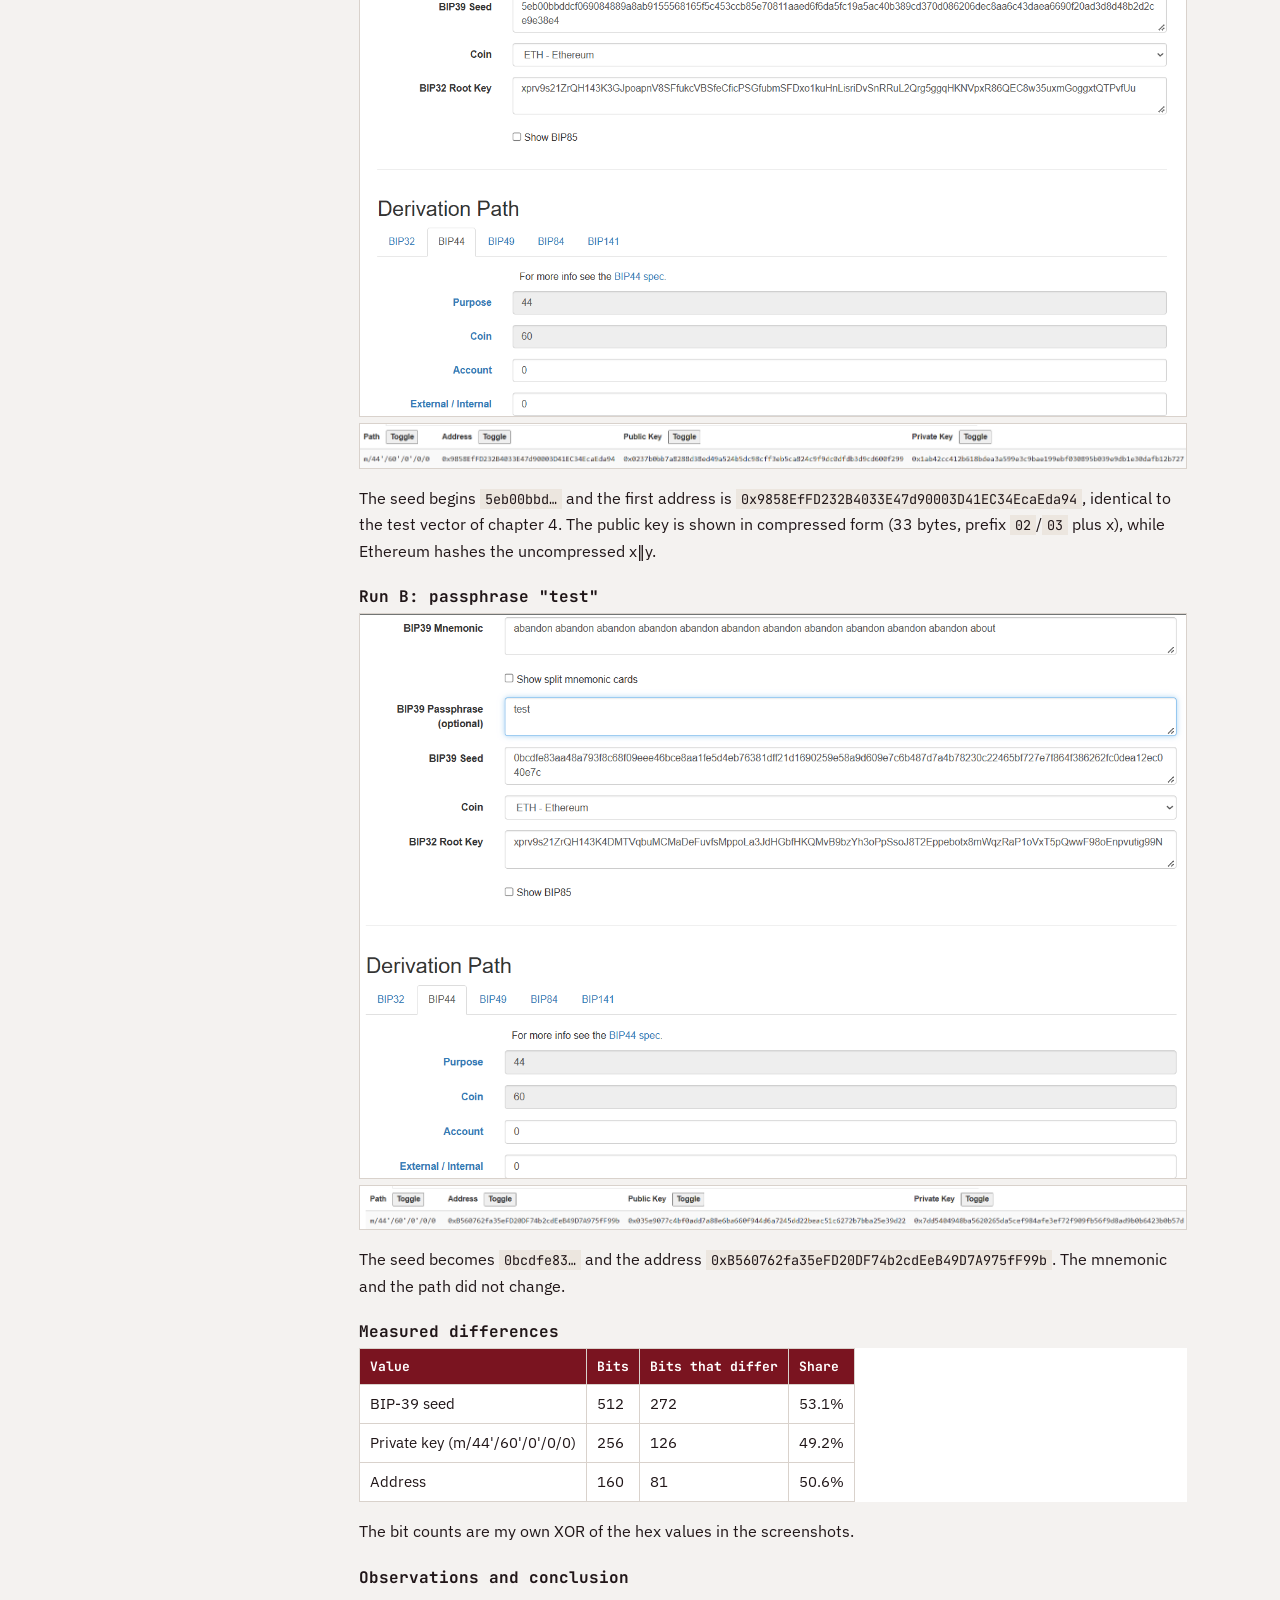
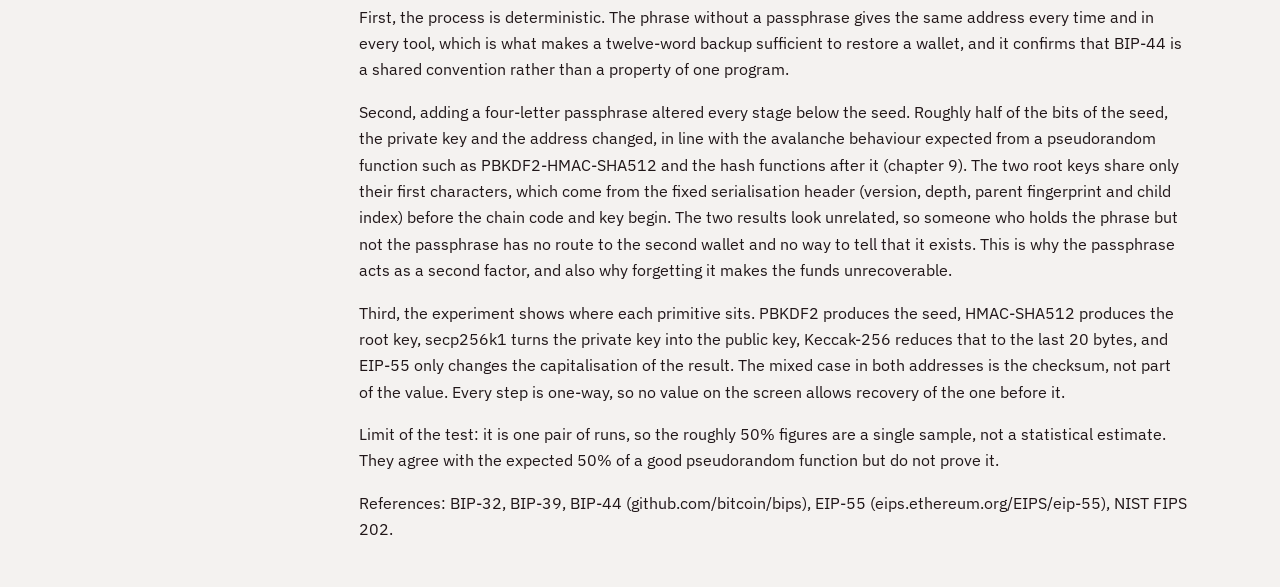
<file: homework2.html>
<!DOCTYPE html><html lang="en"><head><meta charset="utf-8"><meta name="viewport" content="width=device-width,initial-scale=1"><title>Homework 1.2 | Petar Rakočević</title>
<link href="https://fonts.googleapis.com/css2?family=IBM+Plex+Sans:wght@400;600&family=JetBrains+Mono:wght@400;700&display=swap" rel="stylesheet"><link rel="stylesheet" href="style.css"></head><body>
<header class="top"><span>stats-2026-27 / Homework 1, part 2</span><span><a href="index.html">Home</a><a href="homework1.html">Homework 1.1</a><a href="hmwk2.html">Homework 2</a><a href="homework3.html">Homework 3</a><a href="homework4.html">Homework 4</a><a href="homework5.html">Homework 5</a><a href="homework6.html">Homework 6</a></span></header>
<div class="wrap"><aside><b>Chapters</b><a href="#pipe">1 The pipeline</a><a href="#terms">2 Terminology</a><a href="#prims">3 The primitives</a><a href="#vec">4 Worked example</a><a href="#hist">5 Historical context</a><a href="#keccak">6 SHA-2 vs Keccak</a><a href="#why">7 Why many primitives</a><a href="#stat">8 Statistical properties</a><a href="#lab">9 Avalanche lab</a><a href="#exp">10 Wallet experiment</a></aside><main>
<h1>Homework 1, part 2: From wallet seed to Ethereum address</h1><p class="meta">Petar Rakočević, Cybersecurity MSc, Statistics 2026/27</p>
<h2 id="pipe">1 The pipeline</h2>
<div class="pipe"><div><b>Mnemonic</b>12-24 words<i>BIP-39</i></div><div><b>Seed</b>512 bits<i>PBKDF2-HMAC-SHA512</i></div><div><b>Private key</b>256 bits<i>BIP-32 / BIP-44</i></div><div><b>Public key</b>64 bytes (x,y)<i>secp256k1</i></div><div><b>Address</b>20 bytes<i>Keccak-256</i></div><div><b>Checksummed</b>mixed case<i>EIP-55</i></div></div>
<p>Each arrow is a one-way step except the first: the seed cannot be walked back to a private key by anyone who lacks it, and nothing downstream reveals what is upstream. A wallet stores only the mnemonic; everything else is recomputed on demand.</p>
<h2 id="terms">2 Terminology</h2>
<table><tr><th>Concept</th><th>Meaning</th><th>Example in the pipeline</th></tr>
<tr><td>Key generation</td><td>Creating fresh secret randomness</td><td>Random 128-256 bits of entropy behind the mnemonic</td></tr>
<tr><td>Key derivation</td><td>Deterministically computing keys from existing secret material</td><td>Seed to child keys (BIP-32), mnemonic to seed (PBKDF2)</td></tr>
<tr><td>Public-key cryptography</td><td>Key pair with an asymmetric one-way relation</td><td>k to Q = kG on secp256k1; signatures</td></tr>
<tr><td>Hashing</td><td>Fixed-size fingerprint of arbitrary data, no key</td><td>Keccak-256 of the public key</td></tr>
<tr><td>Checksum</td><td>Redundancy that detects accidental errors, not attacks</td><td>BIP-39 last bits; EIP-55 capitalisation</td></tr>
<tr><td>Encoding</td><td>Reversible re-representation, no secrecy</td><td>Hex, word lists, 0x prefix</td></tr></table>
<h2 id="prims">3 The primitives</h2>
<h3>BIP-39: mnemonic and seed</h3>
<p>Random entropy of 128 bits (12 words) up to 256 bits (24 words) is extended with a checksum, the first ENT/32 bits of its SHA-256, and cut into 11-bit groups, each indexing a 2048-word list. A 12-word phrase is 128+4 = 132 = 12×11 bits. The seed is <code>PBKDF2-HMAC-SHA512(mnemonic, "mnemonic"+passphrase, 2048 iterations)</code>, giving 512 bits. The optional passphrase creates an entirely different wallet, so it works as a second factor. The 2048 iterations only slow down guessing of weak phrases; they add no entropy.</p>
<h3>BIP-32: hierarchical deterministic keys</h3>
<p>The master key and chain code come from <code>HMAC-SHA512("Bitcoin seed", seed)</code>: the left 32 bytes are the master private key, the right 32 bytes the chain code. A child is derived with HMAC-SHA512 keyed by the parent chain code. <i>Hardened</i> children (index ≥ 2³¹, written with an apostrophe) use the parent private key as input, so a leaked child key plus the parent public key cannot reveal siblings. Normal children use the public key, which allows watch-only wallets to derive addresses.</p>
<h3>BIP-44: derivation paths</h3>
<p>The layout is <code>m / purpose' / coin_type' / account' / change / address_index</code>. Ethereum has coin type 60, so the first account is <code>m/44'/60'/0'/0/0</code>. BIP-44 is only a convention that lets different wallets recover the same accounts from one phrase.</p>
<h3>secp256k1</h3>
<p>The curve y² = x³ + 7 over a 256-bit prime field, with generator G. Public key Q = kG (see Homework 1). Ethereum uses it for ECDSA signatures with public-key recovery from the signature, which is why transactions do not carry the sender's public key.</p>
<h3>Keccak-256</h3>
<p>The 64-byte uncompressed public key (x‖y, without the 0x04 prefix) is hashed and the <b>last 20 bytes</b> are the address. Hashing compresses the key and adds a layer of separation between address and public key.</p>
<h3>EIP-55</h3>
<p>Take the lowercase hex address, hash its ASCII text with Keccak-256; for each letter a-f, uppercase it if the matching hex digit of the hash is 8 or higher. The address value is unchanged, only its capitalisation carries the checksum.</p>
<h2 id="vec">4 Worked example (public test vectors)</h2>
<div class="box"><pre>mnemonic: abandon abandon abandon abandon abandon abandon
          abandon abandon abandon abandon abandon about
path:     m/44'/60'/0'/0/0
address:  0x9858EfFD232B4033E47d90003D41EC34EcaEda94

private key = 1 (toy case, never use!)
address:  0x7E5F4552091A69125d5DfCb7b8C2659029395Bdf

EIP-55 sample: 0x5aAeb6053F3E94C9b9A09f33669435E7Ef1BeAed</pre>
<p>The first is the widely used BIP-39 test phrase; it appears in many wallet tests, so it is public and holds no safe funds. Paste it into a wallet only on a throwaway device to compare. Private key 1 gives Q = G, so it shows the Keccak step in isolation, and its address is similarly famous and swept by bots.</p></div>
<h2 id="hist">5 Historical context</h2>
<div class="tl"><div><b>1977</b> RSA, the first practical public-key system.</div><div><b>2001</b> SHA-2 family (including SHA-512) standardised by NIST.</div><div><b>2012</b> BIP-32 hierarchical deterministic wallets.</div><div><b>2013</b> BIP-39 mnemonic codes.</div><div><b>2014</b> BIP-44 multi-account hierarchy.</div><div><b>2015</b> SHA-3 standardised (FIPS 202), based on Keccak; Ethereum mainnet launches, already using the original Keccak.</div><div><b>2016</b> EIP-55 checksum addresses.</div></div>
<p>Two points come out of the timeline. The wallet standards (2012-2014) predate SHA-3 and so rely on SHA-2 internally, while Ethereum's address hash comes from the newer family. And Ethereum adopted Keccak before NIST finalised its changes, which created the SHA-3 vs Keccak mismatch below.</p>
<h2 id="keccak">6 SHA-2/SHA-512 vs Keccak/SHA-3</h2>
<table><tr><th></th><th>SHA-2 / SHA-512</th><th>Keccak / SHA-3</th></tr><tr><td>Construction</td><td>Merkle-Damgard with compression function</td><td>Sponge on a 1600-bit permutation</td></tr><tr><td>Length extension</td><td>Possible on raw SHA-2 (not on truncated variants)</td><td>Not applicable to the sponge</td></tr><tr><td>Role in wallet</td><td>PBKDF2, HMAC (seed, BIP-32)</td><td>Address, EIP-55</td></tr></table>
<p>They are related in purpose, not in design. Keccak won the NIST competition (2012) and was standardised as SHA-3 with an added domain-separation suffix, so the padding byte differs (0x01 for original Keccak, 0x06 for SHA3-256). Same permutation, different outputs. Ethereum's "keccak256" is the original, so a library's <code>sha3_256</code> will give a wrong address. Test vectors for the empty string: Keccak-256 = <code>c5d24601…5d85a470</code>, SHA3-256 = <code>a7ffc6f8…f8434a</code>.</p>
<h2 id="why">7 Why not one algorithm for everything?</h2>
<p>Each stage needs a different security property, and no single primitive provides them all. BIP-39/32/44 handle key management: backup in human-readable form and structured deterministic derivation. secp256k1 gives the algebraic key-pair relation needed for signatures, which a hash cannot (a hash has no verifiable public/private relation). Keccak-256 gives short, uniform, hard-to-invert identifiers. EIP-55 only detects typing mistakes; it is not security against attackers. Separation also limits damage: a break in one primitive does not automatically break the rest, and each component can be replaced (SHA-3 replaced SHA-2 in newer designs) without redesigning the whole.</p>
<h2 id="stat">8 Statistical properties by stage</h2>
<table><tr><th>Stage</th><th>Property expected</th><th>Comment</th></tr>
<tr><td>Entropy</td><td>Uniform random bits</td><td>The only real source of secrecy; a biased RNG ruins everything downstream</td></tr>
<tr><td>PBKDF2 / HMAC-SHA512</td><td>Output indistinguishable from random</td><td>Pseudorandom function behaviour; avalanche holds</td></tr>
<tr><td>BIP-32 children</td><td>Independent-looking keys</td><td>Hardened children unlinkable without the parent secret</td></tr>
<tr><td>secp256k1 Q = kG</td><td>One-wayness (ECDLP), not avalanche</td><td>Algebraic structure: (a+b)G = aG+bG</td></tr>
<tr><td>Keccak-256</td><td>Avalanche, uniformity, collision resistance</td><td>Roughly half of the output bits flip per input bit change</td></tr>
<tr><td>EIP-55</td><td>Detects about all but 1 in 2<sup>15</sup> errors</td><td>A 40-digit address has about 15 letters on average, each one a checksum bit</td></tr></table>
<h2 id="lab">9 Avalanche lab</h2>
<div class="box">Input text: <input id="t" value="ethereum" style="width:60%"> <button id="go">Hash and flip one bit</button><div id="o" class="out"></div></div>
<p>This uses SHA-256 from the browser's built-in WebCrypto as a stand-in, because Keccak is not available there. It shows the typical hash avalanche that Keccak-256 also has (expected change: 128 of 256 bits).</p>
<h2 id="exp">10 Wallet experiment</h2>
<p>I ran the pipeline in a BIP-39 derivation tool (Ian Coleman's open-source page) instead of a wallet extension, because it exposes every intermediate value: seed, root key, derivation path, public key, private key and address. I used the public test phrase from chapter 4, Ethereum as the coin, and the BIP-44 path <code>m/44'/60'/0'/0/0</code>. Only one input was changed between the two runs: the optional BIP-39 passphrase.</p>
<h3>Run A: no passphrase</h3>
<img src="img/Screenshot 2026-10-15 201040.png"><img src="img/Screenshot 2026-10-15 201122.png">
<p>The seed begins <code>5eb00bbd…</code> and the first address is <code>0x9858EfFD232B4033E47d90003D41EC34EcaEda94</code>, identical to the test vector of chapter 4. The public key is shown in compressed form (33 bytes, prefix <code>02</code>/<code>03</code> plus x), while Ethereum hashes the uncompressed x‖y.</p>
<h3>Run B: passphrase "test"</h3>
<img src="img/Screenshot 2026-10-15 201313.png"><img src="img/Screenshot 2026-10-15 201339.png">
<p>The seed becomes <code>0bcdfe83…</code> and the address <code>0xB560762fa35eFD20DF74b2cdEeB49D7A975fF99b</code>. The mnemonic and the path did not change.</p>
<h3>Measured differences</h3>
<table><tr><th>Value</th><th>Bits</th><th>Bits that differ</th><th>Share</th></tr>
<tr><td>BIP-39 seed</td><td>512</td><td>272</td><td>53.1%</td></tr><tr><td>Private key (m/44'/60'/0'/0/0)</td><td>256</td><td>126</td><td>49.2%</td></tr><tr><td>Address</td><td>160</td><td>81</td><td>50.6%</td></tr></table>
<p>The bit counts are my own XOR of the hex values in the screenshots.</p>
<h3>Observations and conclusion</h3>
<p>First, the process is deterministic. The phrase without a passphrase gives the same address every time and in every tool, which is what makes a twelve-word backup sufficient to restore a wallet, and it confirms that BIP-44 is a shared convention rather than a property of one program.</p>
<p>Second, adding a four-letter passphrase altered every stage below the seed. Roughly half of the bits of the seed, the private key and the address changed, in line with the avalanche behaviour expected from a pseudorandom function such as PBKDF2-HMAC-SHA512 and the hash functions after it (chapter 9). The two root keys share only their first characters, which come from the fixed serialisation header (version, depth, parent fingerprint and child index) before the chain code and key begin. The two results look unrelated, so someone who holds the phrase but not the passphrase has no route to the second wallet and no way to tell that it exists. This is why the passphrase acts as a second factor, and also why forgetting it makes the funds unrecoverable.</p>
<p>Third, the experiment shows where each primitive sits. PBKDF2 produces the seed, HMAC-SHA512 produces the root key, secp256k1 turns the private key into the public key, Keccak-256 reduces that to the last 20 bytes, and EIP-55 only changes the capitalisation of the result. The mixed case in both addresses is the checksum, not part of the value. Every step is one-way, so no value on the screen allows recovery of the one before it.</p>
<p>Limit of the test: it is one pair of runs, so the roughly 50% figures are a single sample, not a statistical estimate. They agree with the expected 50% of a good pseudorandom function but do not prove it.</p>
<p>References: BIP-32, BIP-39, BIP-44 (github.com/bitcoin/bips), EIP-55 (eips.ethereum.org/EIPS/eip-55), NIST FIPS 202.</p>
</main></div>
<script>
const hex=b=>[...new Uint8Array(b)].map(x=>x.toString(16).padStart(2,'0')).join('');
const sha=async u=>new Uint8Array(await crypto.subtle.digest('SHA-256',u));
document.getElementById('go').onclick=async()=>{const a=new TextEncoder().encode(document.getElementById('t').value||' '),c=a.slice();c[0]^=1;
const h1=await sha(a),h2=await sha(c);let d=0;h1.forEach((v,i)=>{let x=v^h2[i];while(x){d+=x&1;x>>=1}});
document.getElementById('o').textContent=`H(m)  = ${hex(h1)}\nH(m') = ${hex(h2)}\nbits changed: ${d}/256 (${(d/2.56).toFixed(1)}%), expected ~50%`}
</script></body></html>
</file>
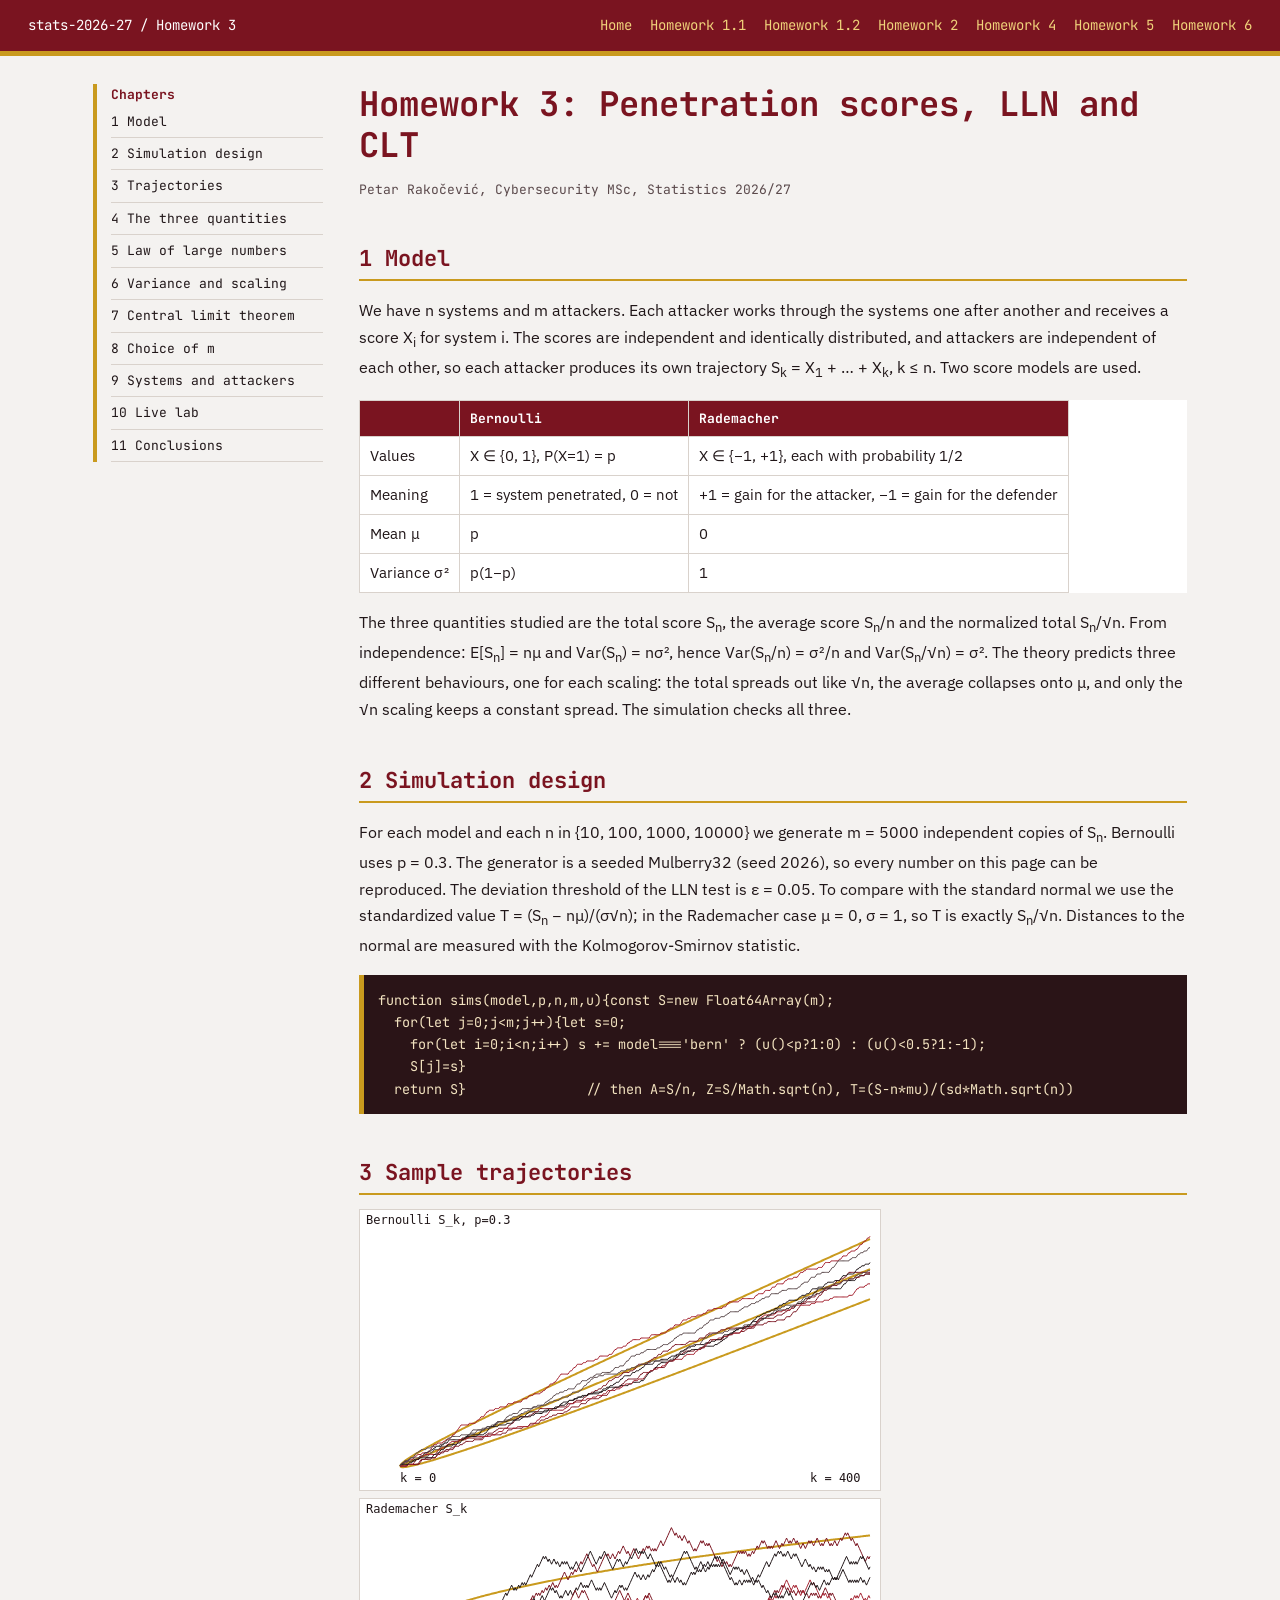
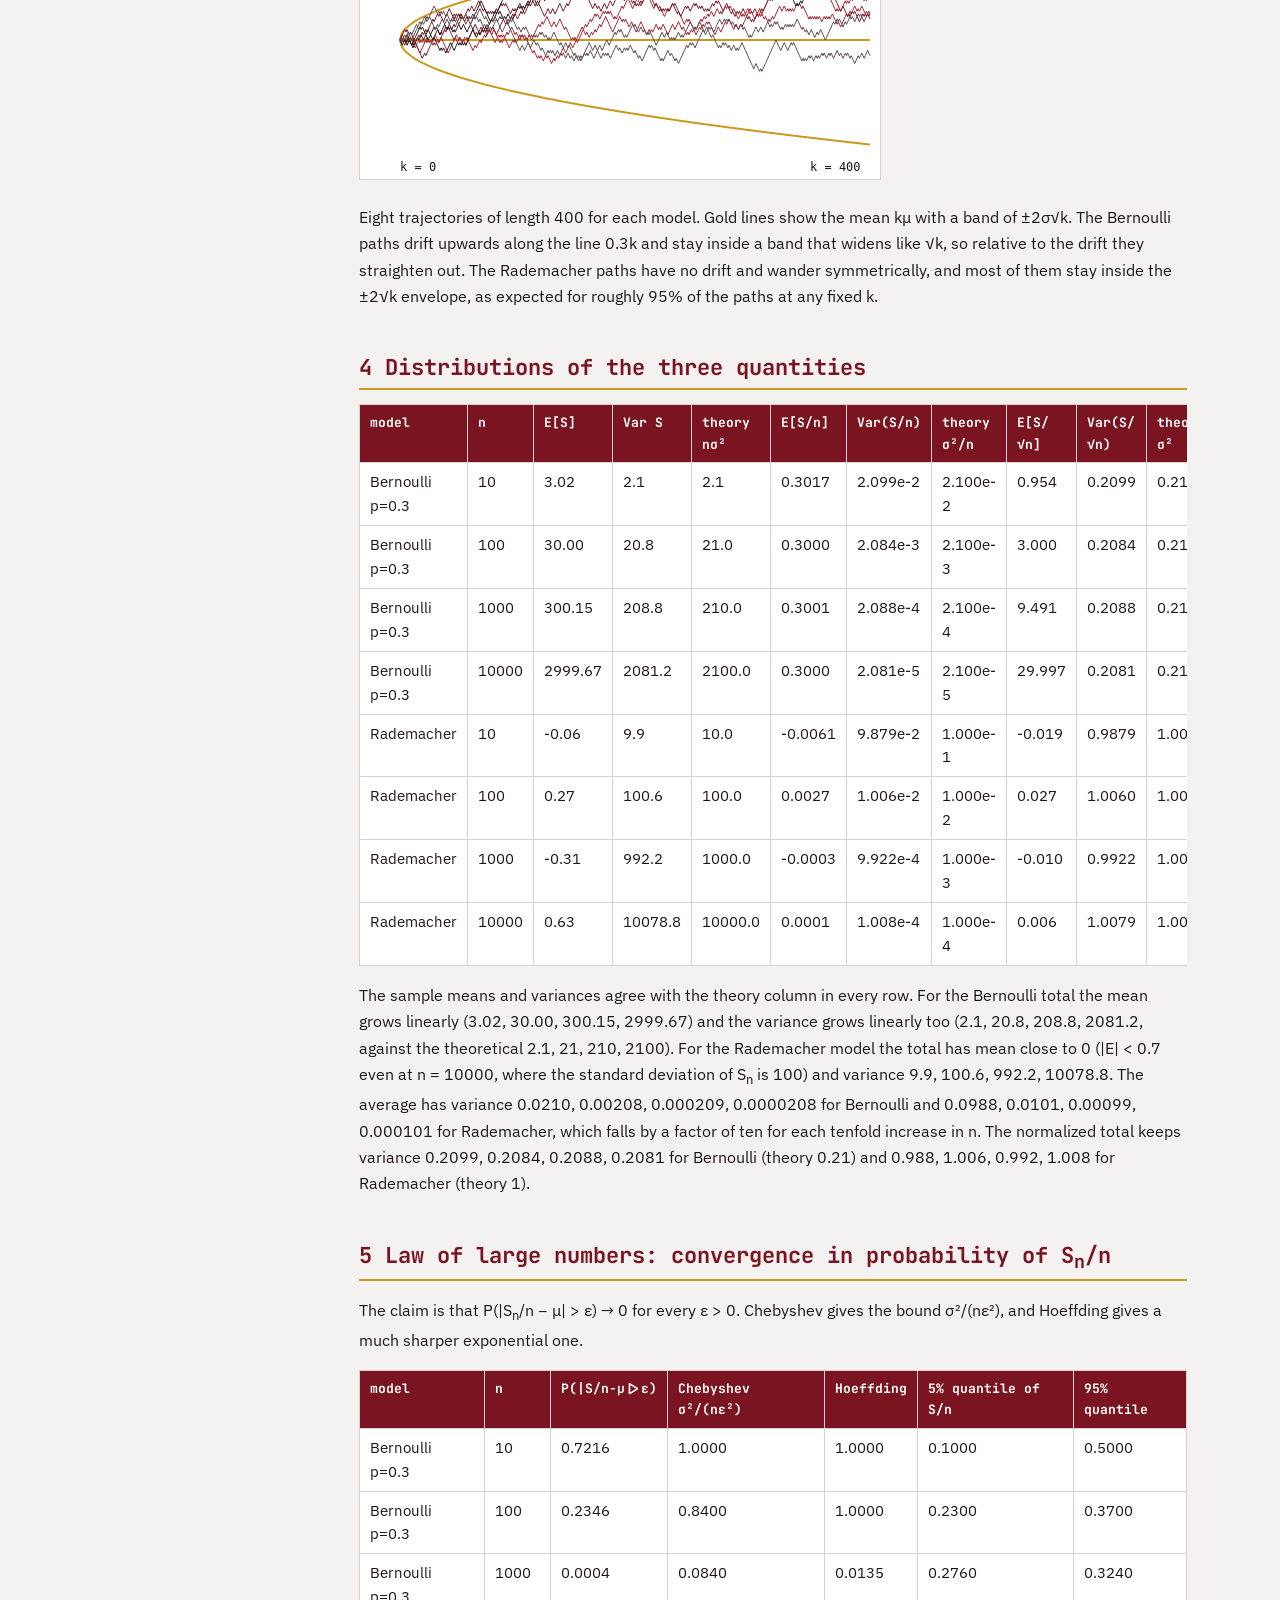
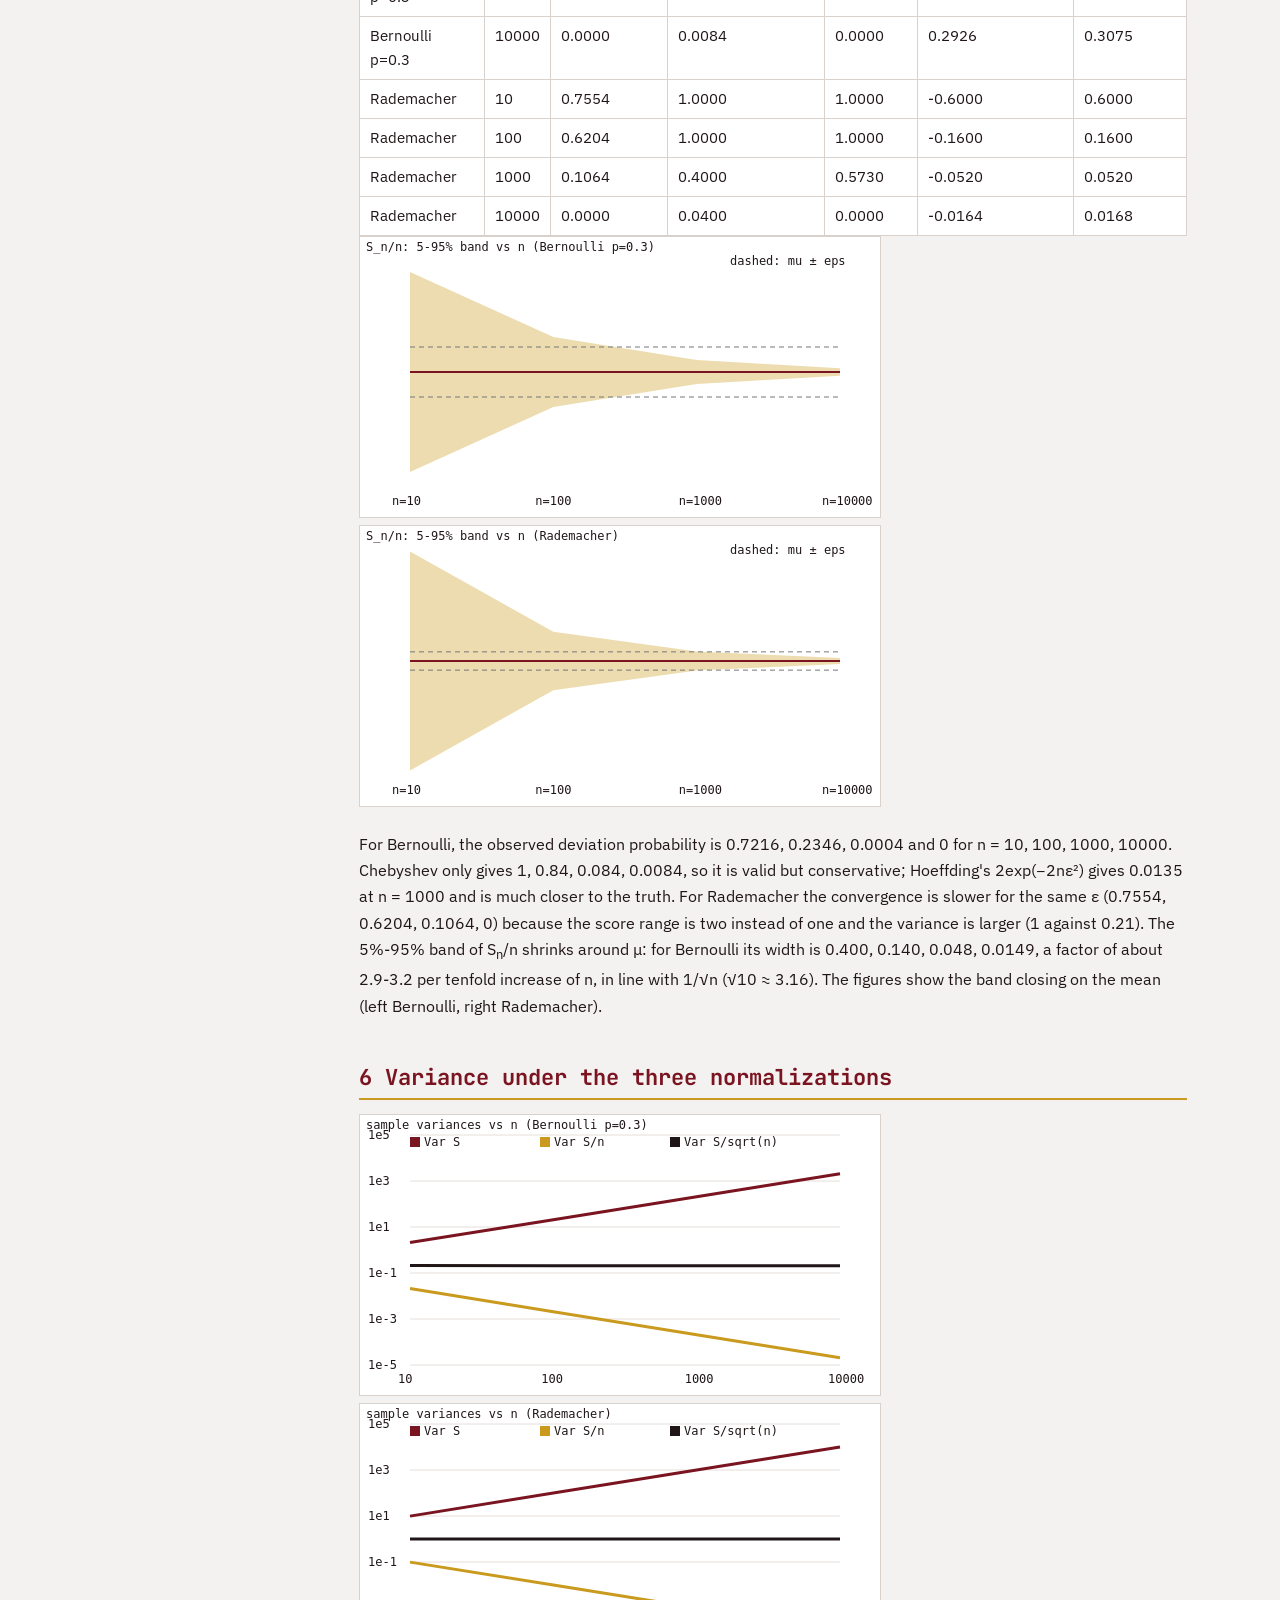
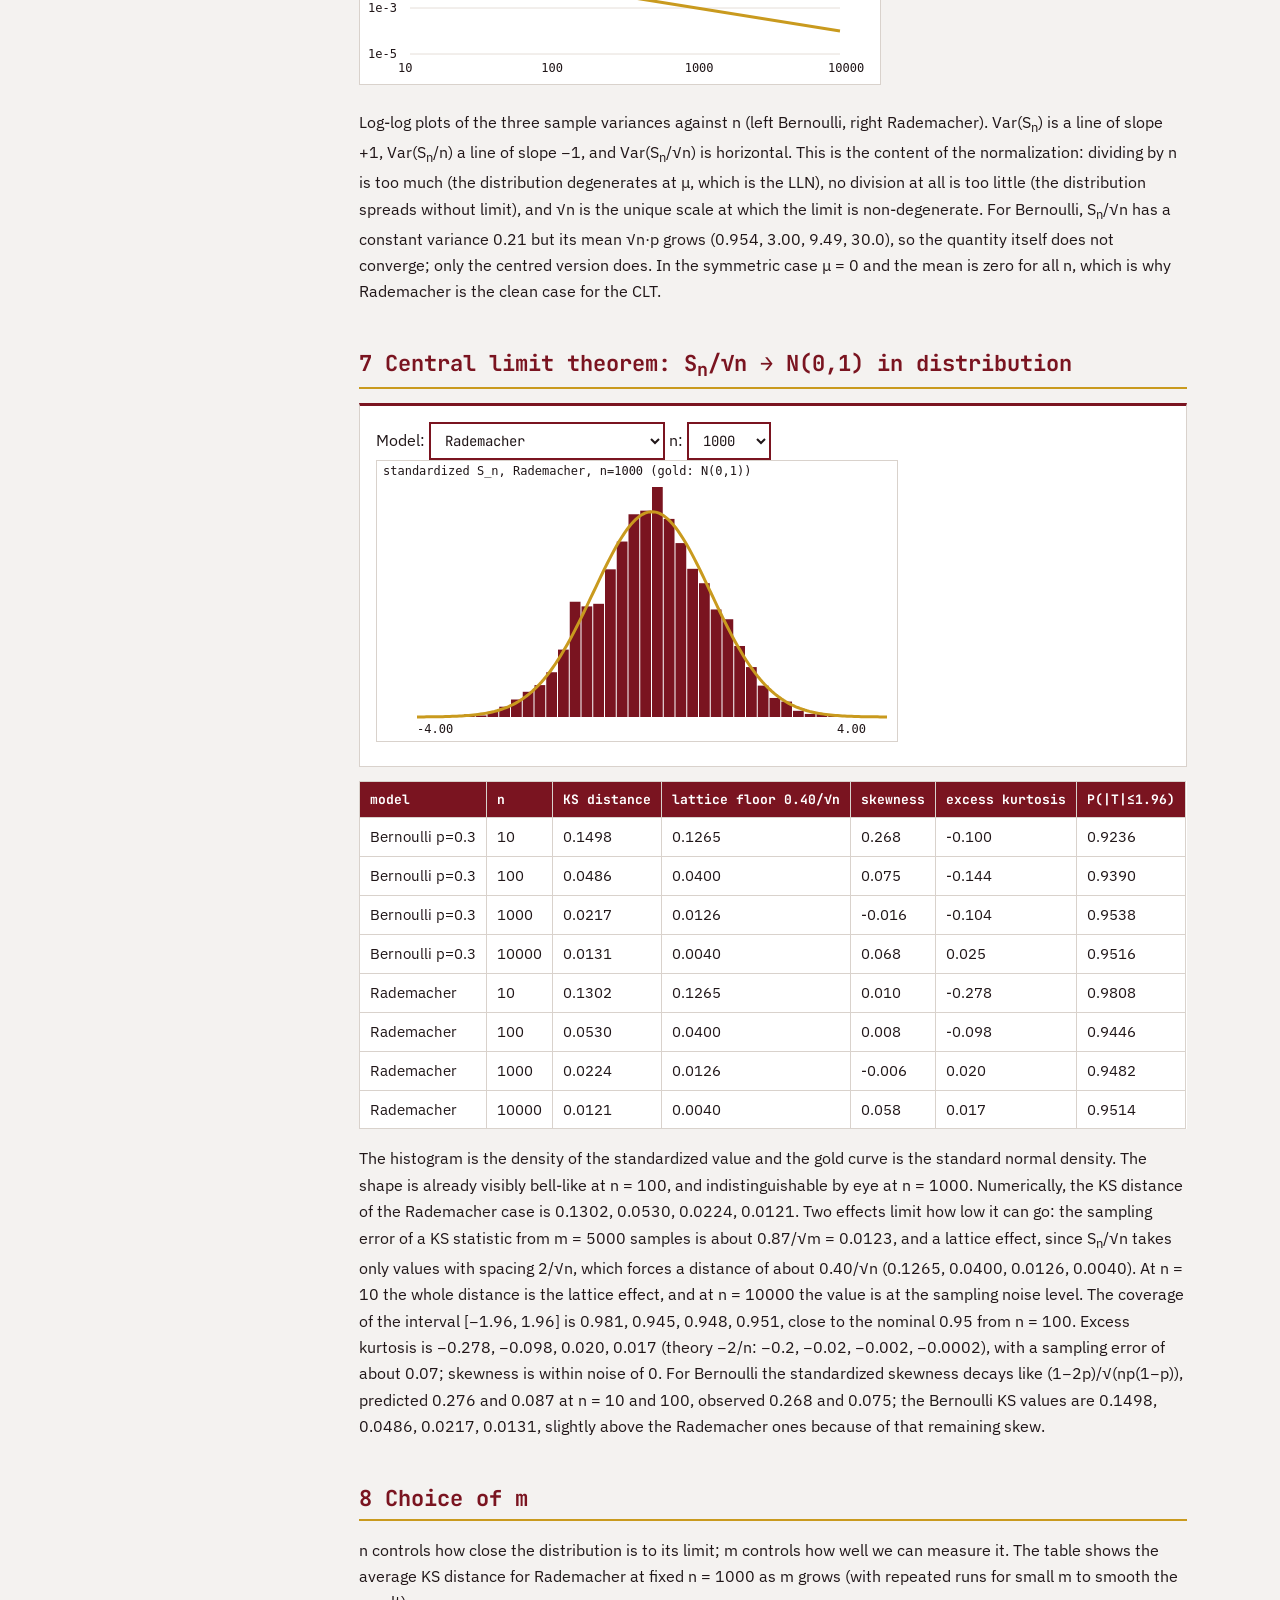
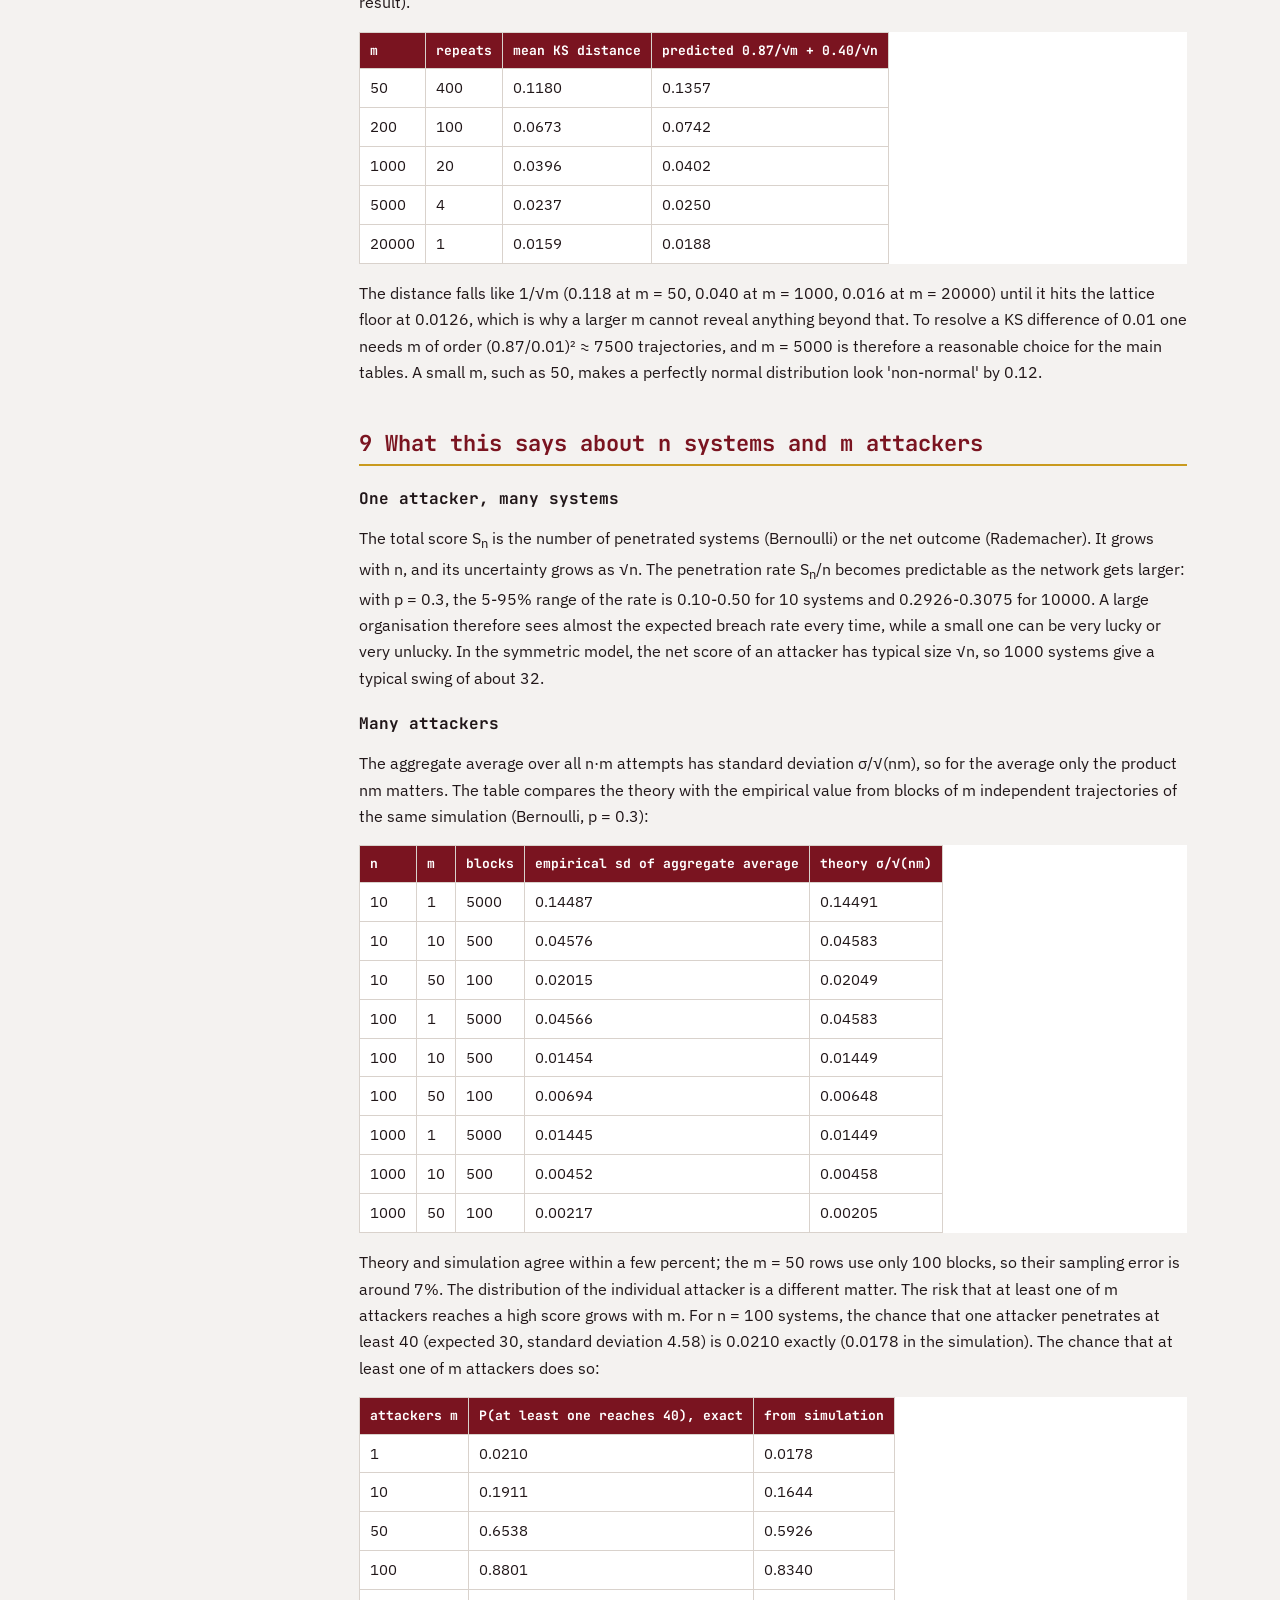
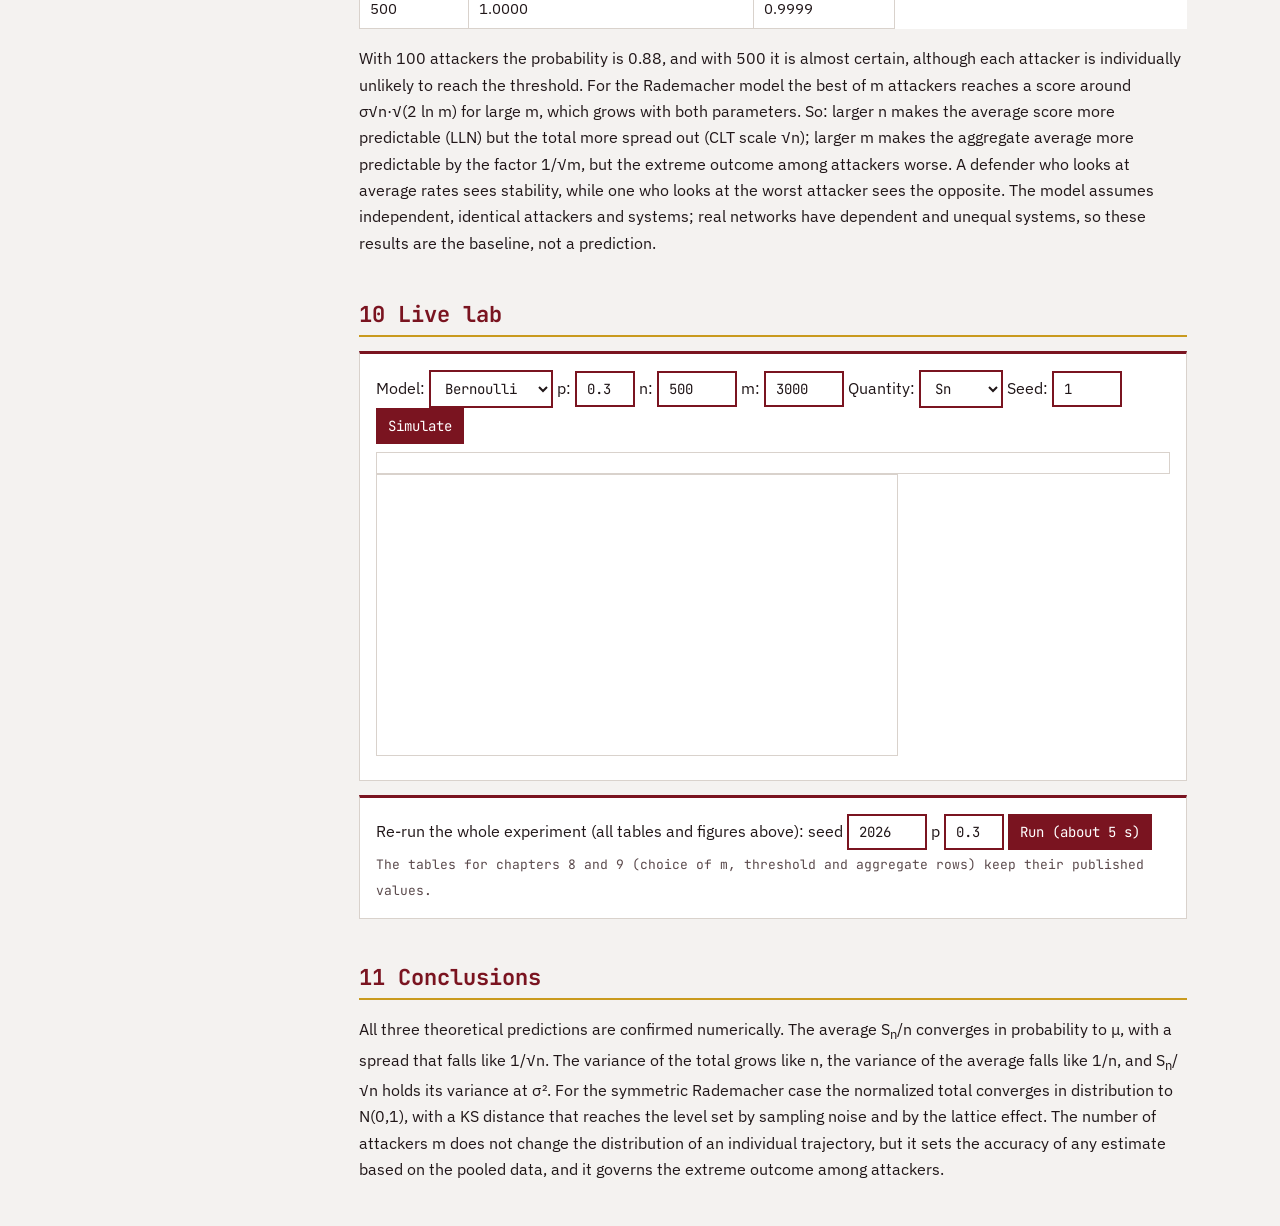
<file: homework3.html>
<!DOCTYPE html><html lang="en"><head><meta charset="utf-8"><meta name="viewport" content="width=device-width,initial-scale=1"><title>Homework 3 | Petar Rakočević</title>
<link href="https://fonts.googleapis.com/css2?family=IBM+Plex+Sans:wght@400;600&family=JetBrains+Mono:wght@400;700&display=swap" rel="stylesheet"><link rel="stylesheet" href="style.css"></head><body>
<header class="top"><span>stats-2026-27 / Homework 3</span><span><a href="index.html">Home</a><a href="homework1.html">Homework 1.1</a><a href="homework2.html">Homework 1.2</a><a href="hmwk2.html">Homework 2</a><a href="homework4.html">Homework 4</a><a href="homework5.html">Homework 5</a><a href="homework6.html">Homework 6</a></span></header>
<div class="wrap"><aside><b>Chapters</b><a href="#model">1 Model</a><a href="#design">2 Simulation design</a><a href="#traj">3 Trajectories</a><a href="#three">4 The three quantities</a><a href="#lln">5 Law of large numbers</a><a href="#var">6 Variance and scaling</a><a href="#clt">7 Central limit theorem</a><a href="#mm">8 Choice of m</a><a href="#ctx">9 Systems and attackers</a><a href="#lab">10 Live lab</a><a href="#end">11 Conclusions</a></aside><main>
<h1>Homework 3: Penetration scores, LLN and CLT</h1><p class="meta">Petar Rakočević, Cybersecurity MSc, Statistics 2026/27</p>
<h2 id="model">1 Model</h2>
<p>We have n systems and m attackers. Each attacker works through the systems one after another and receives a score X<sub>i</sub> for system i. The scores are independent and identically distributed, and attackers are independent of each other, so each attacker produces its own trajectory S<sub>k</sub> = X<sub>1</sub> + … + X<sub>k</sub>, k ≤ n. Two score models are used.</p>
<table><tr><th></th><th>Bernoulli</th><th>Rademacher</th></tr><tr><td>Values</td><td>X ∈ {0, 1}, P(X=1) = p</td><td>X ∈ {−1, +1}, each with probability 1/2</td></tr><tr><td>Meaning</td><td>1 = system penetrated, 0 = not</td><td>+1 = gain for the attacker, −1 = gain for the defender</td></tr><tr><td>Mean μ</td><td>p</td><td>0</td></tr><tr><td>Variance σ²</td><td>p(1−p)</td><td>1</td></tr></table>
<p>The three quantities studied are the total score S<sub>n</sub>, the average score S<sub>n</sub>/n and the normalized total S<sub>n</sub>/√n. From independence: E[S<sub>n</sub>] = nμ and Var(S<sub>n</sub>) = nσ², hence Var(S<sub>n</sub>/n) = σ²/n and Var(S<sub>n</sub>/√n) = σ². The theory predicts three different behaviours, one for each scaling: the total spreads out like √n, the average collapses onto μ, and only the √n scaling keeps a constant spread. The simulation checks all three.</p>
<h2 id="design">2 Simulation design</h2>
<p>For each model and each n in {10, 100, 1000, 10000} we generate m = 5000 independent copies of S<sub>n</sub>. Bernoulli uses p = 0.3. The generator is a seeded Mulberry32 (seed 2026), so every number on this page can be reproduced. The deviation threshold of the LLN test is ε = 0.05. To compare with the standard normal we use the standardized value T = (S<sub>n</sub> − nμ)/(σ√n); in the Rademacher case μ = 0, σ = 1, so T is exactly S<sub>n</sub>/√n. Distances to the normal are measured with the Kolmogorov-Smirnov statistic.</p>
<pre>function sims(model,p,n,m,u){const S=new Float64Array(m);
  for(let j=0;j&lt;m;j++){let s=0;
    for(let i=0;i&lt;n;i++) s += model==='bern' ? (u()&lt;p?1:0) : (u()&lt;0.5?1:-1);
    S[j]=s}
  return S}               // then A=S/n, Z=S/Math.sqrt(n), T=(S-n*mu)/(sd*Math.sqrt(n))</pre>
<h2 id="traj">3 Sample trajectories</h2>
<canvas id="c1" width="520" height="280"></canvas> <canvas id="c2" width="520" height="280"></canvas>
<p>Eight trajectories of length 400 for each model. Gold lines show the mean kμ with a band of ±2σ√k. The Bernoulli paths drift upwards along the line 0.3k and stay inside a band that widens like √k, so relative to the drift they straighten out. The Rademacher paths have no drift and wander symmetrically, and most of them stay inside the ±2√k envelope, as expected for roughly 95% of the paths at any fixed k.</p>
<h2 id="three">4 Distributions of the three quantities</h2>
<div id="t1"></div>
<p>The sample means and variances agree with the theory column in every row. For the Bernoulli total the mean grows linearly (3.02, 30.00, 300.15, 2999.67) and the variance grows linearly too (2.1, 20.8, 208.8, 2081.2, against the theoretical 2.1, 21, 210, 2100). For the Rademacher model the total has mean close to 0 (|E| &lt; 0.7 even at n = 10000, where the standard deviation of S<sub>n</sub> is 100) and variance 9.9, 100.6, 992.2, 10078.8. The average has variance 0.0210, 0.00208, 0.000209, 0.0000208 for Bernoulli and 0.0988, 0.0101, 0.00099, 0.000101 for Rademacher, which falls by a factor of ten for each tenfold increase in n. The normalized total keeps variance 0.2099, 0.2084, 0.2088, 0.2081 for Bernoulli (theory 0.21) and 0.988, 1.006, 0.992, 1.008 for Rademacher (theory 1).</p>
<h2 id="lln">5 Law of large numbers: convergence in probability of S<sub>n</sub>/n</h2>
<p>The claim is that P(|S<sub>n</sub>/n − μ| &gt; ε) → 0 for every ε &gt; 0. Chebyshev gives the bound σ²/(nε²), and Hoeffding gives a much sharper exponential one.</p>
<div id="t2"></div><canvas id="c3" width="520" height="280"></canvas> <canvas id="c4" width="520" height="280"></canvas>
<p>For Bernoulli, the observed deviation probability is 0.7216, 0.2346, 0.0004 and 0 for n = 10, 100, 1000, 10000. Chebyshev only gives 1, 0.84, 0.084, 0.0084, so it is valid but conservative; Hoeffding's 2exp(−2nε²) gives 0.0135 at n = 1000 and is much closer to the truth. For Rademacher the convergence is slower for the same ε (0.7554, 0.6204, 0.1064, 0) because the score range is two instead of one and the variance is larger (1 against 0.21). The 5%-95% band of S<sub>n</sub>/n shrinks around μ: for Bernoulli its width is 0.400, 0.140, 0.048, 0.0149, a factor of about 2.9-3.2 per tenfold increase of n, in line with 1/√n (√10 ≈ 3.16). The figures show the band closing on the mean (left Bernoulli, right Rademacher).</p>
<h2 id="var">6 Variance under the three normalizations</h2>
<canvas id="c5" width="520" height="280"></canvas> <canvas id="c6" width="520" height="280"></canvas>
<p>Log-log plots of the three sample variances against n (left Bernoulli, right Rademacher). Var(S<sub>n</sub>) is a line of slope +1, Var(S<sub>n</sub>/n) a line of slope −1, and Var(S<sub>n</sub>/√n) is horizontal. This is the content of the normalization: dividing by n is too much (the distribution degenerates at μ, which is the LLN), no division at all is too little (the distribution spreads without limit), and √n is the unique scale at which the limit is non-degenerate. For Bernoulli, S<sub>n</sub>/√n has a constant variance 0.21 but its mean √n·p grows (0.954, 3.00, 9.49, 30.0), so the quantity itself does not converge; only the centred version does. In the symmetric case μ = 0 and the mean is zero for all n, which is why Rademacher is the clean case for the CLT.</p>
<h2 id="clt">7 Central limit theorem: S<sub>n</sub>/√n → N(0,1) in distribution</h2>
<div class="box">Model: <select id="hm"><option value="rad">Rademacher</option><option value="bern">Bernoulli (standardized)</option></select> n: <select id="hn"><option>10</option><option>100</option><option selected>1000</option><option>10000</option></select><canvas id="c7" width="520" height="280"></canvas></div>
<div id="t3"></div>
<p>The histogram is the density of the standardized value and the gold curve is the standard normal density. The shape is already visibly bell-like at n = 100, and indistinguishable by eye at n = 1000. Numerically, the KS distance of the Rademacher case is 0.1302, 0.0530, 0.0224, 0.0121. Two effects limit how low it can go: the sampling error of a KS statistic from m = 5000 samples is about 0.87/√m = 0.0123, and a lattice effect, since S<sub>n</sub>/√n takes only values with spacing 2/√n, which forces a distance of about 0.40/√n (0.1265, 0.0400, 0.0126, 0.0040). At n = 10 the whole distance is the lattice effect, and at n = 10000 the value is at the sampling noise level. The coverage of the interval [−1.96, 1.96] is 0.981, 0.945, 0.948, 0.951, close to the nominal 0.95 from n = 100. Excess kurtosis is −0.278, −0.098, 0.020, 0.017 (theory −2/n: −0.2, −0.02, −0.002, −0.0002), with a sampling error of about 0.07; skewness is within noise of 0. For Bernoulli the standardized skewness decays like (1−2p)/√(np(1−p)), predicted 0.276 and 0.087 at n = 10 and 100, observed 0.268 and 0.075; the Bernoulli KS values are 0.1498, 0.0486, 0.0217, 0.0131, slightly above the Rademacher ones because of that remaining skew.</p>
<h2 id="mm">8 Choice of m</h2>
<p>n controls how close the distribution is to its limit; m controls how well we can measure it. The table shows the average KS distance for Rademacher at fixed n = 1000 as m grows (with repeated runs for small m to smooth the result).</p>
<div id="t4"></div>
<p>The distance falls like 1/√m (0.118 at m = 50, 0.040 at m = 1000, 0.016 at m = 20000) until it hits the lattice floor at 0.0126, which is why a larger m cannot reveal anything beyond that. To resolve a KS difference of 0.01 one needs m of order (0.87/0.01)² ≈ 7500 trajectories, and m = 5000 is therefore a reasonable choice for the main tables. A small m, such as 50, makes a perfectly normal distribution look 'non-normal' by 0.12.</p>
<h2 id="ctx">9 What this says about n systems and m attackers</h2>
<h3>One attacker, many systems</h3>
<p>The total score S<sub>n</sub> is the number of penetrated systems (Bernoulli) or the net outcome (Rademacher). It grows with n, and its uncertainty grows as √n. The penetration rate S<sub>n</sub>/n becomes predictable as the network gets larger: with p = 0.3, the 5-95% range of the rate is 0.10-0.50 for 10 systems and 0.2926-0.3075 for 10000. A large organisation therefore sees almost the expected breach rate every time, while a small one can be very lucky or very unlucky. In the symmetric model, the net score of an attacker has typical size √n, so 1000 systems give a typical swing of about 32.</p>
<h3>Many attackers</h3>
<p>The aggregate average over all n·m attempts has standard deviation σ/√(nm), so for the average only the product nm matters. The table compares the theory with the empirical value from blocks of m independent trajectories of the same simulation (Bernoulli, p = 0.3):</p>
<div id="t6"></div>
<p>Theory and simulation agree within a few percent; the m = 50 rows use only 100 blocks, so their sampling error is around 7%. The distribution of the individual attacker is a different matter. The risk that at least one of m attackers reaches a high score grows with m. For n = 100 systems, the chance that one attacker penetrates at least 40 (expected 30, standard deviation 4.58) is 0.0210 exactly (0.0178 in the simulation). The chance that at least one of m attackers does so:</p>
<div id="t5"></div>
<p>With 100 attackers the probability is 0.88, and with 500 it is almost certain, although each attacker is individually unlikely to reach the threshold. For the Rademacher model the best of m attackers reaches a score around σ√n·√(2 ln m) for large m, which grows with both parameters. So: larger n makes the average score more predictable (LLN) but the total more spread out (CLT scale √n); larger m makes the aggregate average more predictable by the factor 1/√m, but the extreme outcome among attackers worse. A defender who looks at average rates sees stability, while one who looks at the worst attacker sees the opposite. The model assumes independent, identical attackers and systems; real networks have dependent and unequal systems, so these results are the baseline, not a prediction.</p>
<h2 id="lab">10 Live lab</h2>
<div class="box">Model: <select id="lm"><option value="bern">Bernoulli</option><option value="rad">Rademacher</option></select> p: <input id="lp" value="0.3" style="width:60px"> n: <input id="ln" value="500" style="width:80px"> m: <input id="lmm" value="3000" style="width:80px"> Quantity: <select id="lq"><option value="S">S<sub>n</sub></option><option value="A">S<sub>n</sub>/n</option><option value="Z">S<sub>n</sub>/√n</option></select> Seed: <input id="ls" value="1" style="width:70px"> <button id="lb">Simulate</button><div id="lo" class="out"></div><canvas id="c8" width="520" height="280"></canvas></div>
<div class="box">Re-run the whole experiment (all tables and figures above): seed <input id="seed" value="2026" style="width:80px"> p <input id="pp" value="0.3" style="width:60px"> <button id="full">Run (about 5 s)</button> <span id="fo" class="meta"></span><br><span class="meta">The tables for chapters 8 and 9 (choice of m, threshold and aggregate rows) keep their published values.</span></div>
<h2 id="end">11 Conclusions</h2>
<p>All three theoretical predictions are confirmed numerically. The average S<sub>n</sub>/n converges in probability to μ, with a spread that falls like 1/√n. The variance of the total grows like n, the variance of the average falls like 1/n, and S<sub>n</sub>/√n holds its variance at σ². For the symmetric Rademacher case the normalized total converges in distribution to N(0,1), with a KS distance that reaches the level set by sampling noise and by the lattice effect. The number of attackers m does not change the distribution of an individual trajectory, but it sets the accuracy of any estimate based on the pooled data, and it governs the extreme outcome among attackers.</p>
</main></div>
<script>
function rng(seed){let a=seed>>>0;return()=>{a=a+0x6D2B79F5|0;let t=Math.imul(a^a>>>15,1|a);t=t+Math.imul(t^t>>>7,61|t)^t;return((t^t>>>14)>>>0)/4294967296}}
function ncdf(x){const s=x<0?-1:1,z=Math.abs(x)/Math.SQRT2,t=1/(1+0.3275911*z),y=1-(((((1.061405429*t-1.453152027)*t)+1.421413741)*t-0.284496736)*t+0.254829592)*t*Math.exp(-z*z);return 0.5*(1+s*y)}
const par=(model,p)=>model==='bern'?{mu:p,sd:Math.sqrt(p*(1-p))}:{mu:0,sd:1};
function sims(model,p,n,m,u){const S=new Float64Array(m);for(let j=0;j<m;j++){let s=0;if(model==='bern'){for(let i=0;i<n;i++)if(u()<p)s++}else{for(let i=0;i<n;i++)s+=u()<0.5?1:-1}S[j]=s}return S}
const mean=a=>a.reduce((x,y)=>x+y,0)/a.length,vr=a=>{const m=mean(a);return a.reduce((x,y)=>x+(y-m)**2,0)/(a.length-1)};
function analyze(S,n,model,p,eps){const{mu,sd}=par(model,p),m=S.length,A=Array.from(S,v=>v/n),Z=Array.from(S,v=>v/Math.sqrt(n)),T=Array.from(S,v=>(v-n*mu)/(sd*Math.sqrt(n)));
const so=T.slice().sort((a,b)=>a-b);let D=0;so.forEach((t,i)=>{const F=ncdf(t);D=Math.max(D,Math.abs((i+1)/m-F),Math.abs(i/m-F))});
const mt=mean(T),vt=vr(T),sk=mean(T.map(t=>((t-mt)/Math.sqrt(vt))**3)),ku=mean(T.map(t=>((t-mt)/Math.sqrt(vt))**4))-3;
const hist=Array(40).fill(0);T.forEach(t=>{const b=Math.floor((t+4)/0.2);if(b>=0&&b<40)hist[b]++});const As=A.slice().sort((a,b)=>a-b);
return{n,meanS:mean(S),varS:vr(S),meanA:mean(A),varA:vr(A),meanZ:mean(Z),varZ:vr(Z),pdev:A.filter(a=>Math.abs(a-mu)>eps).length/m,cheb:Math.min(1,sd*sd/(n*eps*eps)),ks:D,floor:0.4/Math.sqrt(n),skew:sk,kurt:ku,cov:T.filter(t=>Math.abs(t)<=1.96).length/m,q05:As[Math.floor(.05*m)],q95:As[Math.floor(.95*m)],hist:hist.map(c=>c/m/0.2)}}
function experiment(seed,p,m,ns,eps){const u=rng(seed),R={p,m,ns,eps,bern:[],rad:[],S:{}};for(const model of['bern','rad'])for(const n of ns){const S=sims(model,p,n,m,u);R[model].push(analyze(S,n,model,p,eps));if(model==='bern')R.S[n]=Array.from(S)}return R}
function binomTail(n,p,t){let s=0,lc=0;const lf=[0];for(let i=1;i<=n;i++)lf[i]=lf[i-1]+Math.log(i);for(let k=t;k<=n;k++)s+=Math.exp(lf[n]-lf[k]-lf[n-k]+k*Math.log(p)+(n-k)*Math.log(1-p));return s}

let R={"p":0.3,"m":5000,"ns":[10,100,1000,10000],"eps":0.05,"bern":[{"n":10,"meanS":3.0166,"varS":2.0987441888376916,"meanA":0.30165999999999993,"varA":0.02098744188837653,"meanZ":0.9539326789663982,"varZ":0.20987441888377184,"pdev":0.7216,"cheb":1,"ks":0.1497999995,"floor":0.12649110640673517,"skew":0.2678867450649529,"kurt":-0.09996841575694759,"cov":0.9236,"q05":0.1,"q95":0.5,"hist":[0,0,0,0,0,0,0,0,0,0.13999999999999999,0,0,0,0.6,0,0,1.1169999999999998,0,0,0,1.392,0,0,0.9869999999999999,0,0,0.522,0,0,0,0.18999999999999997,0,0,0.041,0,0,0,0.011,0,0]},{"n":100,"meanS":29.9988,"varS":20.84496755351073,"meanA":0.2999879999999885,"varA":0.0020844967553510906,"meanZ":2.9998800000000077,"varZ":0.20844967553510582,"pdev":0.2346,"cheb":0.84,"ks":0.04857028911184663,"floor":0.04,"skew":0.07486600720522196,"kurt":-0.14443214399943916,"cov":0.939,"q05":0.23,"q95":0.37,"hist":[0,0,0,0,0.001,0.0029999999999999996,0.013999999999999999,0.024999999999999998,0,0.037,0.061,0.099,0.153,0.187,0.235,0.31199999999999994,0.369,0.398,0.417,0,0.407,0.436,0.39699999999999996,0.335,0.289,0.23199999999999998,0.184,0.16,0.085,0.075,0.036,0,0.019,0.02,0.009,0,0.001,0.002,0.002,0]},{"n":1000,"meanS":300.1462,"varS":208.8113878375678,"meanA":0.3001462000000003,"varA":0.00020881138783756742,"meanZ":9.491456230444006,"varZ":0.2088113878375665,"pdev":0.0004,"cheb":0.08399999999999999,"ks":0.02166402645195592,"floor":0.012649110640673518,"skew":-0.015977816043537332,"kurt":-0.10410911885972496,"cov":0.9538,"q05":0.276,"q95":0.324,"hist":[0.001,0,0,0.001,0.002,0.005,0.011999999999999999,0.016,0.030999999999999996,0.043,0.043,0.09999999999999999,0.149,0.194,0.20299999999999999,0.251,0.315,0.361,0.39199999999999996,0.292,0.40499999999999997,0.39399999999999996,0.37699999999999995,0.32199999999999995,0.26499999999999996,0.25,0.17500000000000002,0.146,0.08999999999999998,0.04499999999999999,0.053,0.028999999999999998,0.020999999999999998,0.006999999999999999,0.004,0.004,0.001,0,0.001,0]},{"n":10000,"meanS":2999.6726,"varS":2081.2396571714357,"meanA":0.2999672600000001,"varA":2.0812396571714642e-05,"meanZ":29.99672599999997,"varZ":0.20812396571714387,"pdev":0,"cheb":0.0084,"ks":0.013101670461150627,"floor":0.004,"skew":0.06823512722540347,"kurt":0.025477849214136317,"cov":0.9516,"q05":0.2926,"q95":0.3075,"hist":[0,0,0.001,0.001,0,0.005,0.01,0.015,0.030999999999999996,0.047,0.06899999999999999,0.073,0.141,0.198,0.22899999999999998,0.24799999999999997,0.33099999999999996,0.351,0.376,0.38899999999999996,0.427,0.36499999999999994,0.333,0.301,0.282,0.19999999999999998,0.183,0.131,0.094,0.064,0.038,0.023,0.015,0.008,0.005999999999999999,0.008,0.004,0,0.0029999999999999996,0]}],"rad":[{"n":10,"meanS":-0.0612,"varS":9.879030366073694,"meanA":-0.00612000000000001,"varA":0.09879030366073181,"meanZ":-0.019353139280230455,"varZ":0.987903036607318,"pdev":0.7554,"cheb":1,"ks":0.13019999949999994,"floor":0.12649110640673517,"skew":0.010024133981523287,"kurt":-0.27785273743345007,"cov":0.9808,"q05":-0.6,"q95":0.6,"hist":[0,0,0,0,0.002,0,0,0.048999999999999995,0,0,0.22499999999999998,0,0,0.614,0,0,1.038,0,0,0,1.223,0,0,1.01,0,0,0.581,0,0,0.213,0,0,0.041999999999999996,0,0,0.0029999999999999996,0,0,0,0]},{"n":100,"meanS":0.2704,"varS":100.59500284056847,"meanA":0.0027039999999999976,"varA":0.010059500284056668,"meanZ":0.027039999999999873,"varZ":1.005950028405669,"pdev":0.6204,"cheb":1,"ks":0.05300000050000003,"floor":0.04,"skew":0.008145080402074551,"kurt":-0.09774800208232204,"cov":0.9446,"q05":-0.16,"q95":0.16,"hist":[0,0,0,0.004,0,0.005,0.013999999999999999,0,0.049999999999999996,0,0.057999999999999996,0.193,0,0.347,0,0.22399999999999998,0.27699999999999997,0.33799999999999997,0.7249999999999999,0,0.40399999999999997,0.39899999999999997,0.7199999999999999,0.273,0,0.236,0.213,0.283,0.091,0,0.064,0.03,0.033999999999999996,0,0.009,0.005,0.002,0.001,0,0.001]},{"n":1000,"meanS":-0.3072,"varS":992.2208723344805,"meanA":-0.0003072,"varA":0.0009922208723344747,"meanZ":-0.009714516972037264,"varZ":0.9922208723344698,"pdev":0.1064,"cheb":0.4,"ks":0.022414584107977253,"floor":0.012649110640673518,"skew":-0.006149512774200961,"kurt":0.019905854394879352,"cov":0.9482,"q05":-0.052,"q95":0.052,"hist":[0,0.001,0,0.002,0.005,0.0029999999999999996,0.01,0.02,0.033999999999999996,0.048999999999999995,0.06199999999999999,0.087,0.131,0.22399999999999998,0.21499999999999997,0.21999999999999997,0.287,0.34099999999999997,0.39399999999999996,0.40099999999999997,0.44699999999999995,0.38499999999999995,0.33799999999999997,0.288,0.25999999999999995,0.20899999999999996,0.18999999999999997,0.13799999999999998,0.097,0.061,0.037,0.03,0.011999999999999999,0.005999999999999999,0.005999999999999999,0.004,0.0029999999999999996,0.002,0,0]},{"n":10000,"meanS":0.6264,"varS":10078.840991238283,"meanA":6.264000000000008e-05,"varA":0.00010078840991238248,"meanZ":0.006264000000000011,"varZ":1.0078840991238207,"pdev":0,"cheb":0.04,"ks":0.01214031537552479,"floor":0.004,"skew":0.05797289304665031,"kurt":0.01653528808638427,"cov":0.9514,"q05":-0.0164,"q95":0.0168,"hist":[0,0,0,0.0029999999999999996,0.0029999999999999996,0.005,0.011999999999999999,0.011,0.036,0.032999999999999995,0.06199999999999999,0.099,0.13499999999999998,0.184,0.208,0.27699999999999997,0.285,0.33,0.407,0.40199999999999997,0.42299999999999993,0.363,0.37499999999999994,0.301,0.236,0.217,0.149,0.153,0.10699999999999998,0.057,0.044,0.032999999999999995,0.024999999999999998,0.01,0.004,0.006999999999999999,0,0.002,0.002,0]}],"mstudy":[{"m":50,"reps":400,"ks":0.11799353076704122,"exp":0.13568569056713278},{"m":200,"reps":100,"ks":0.06732328307738548,"exp":0.07416740060390314},{"m":1000,"reps":20,"ks":0.03961013228849393,"exp":0.04016092628413842},{"m":5000,"reps":4,"ks":0.023709882644542712,"exp":0.024952768633319446},{"m":20000,"reps":1,"ks":0.01594103544517661,"exp":0.01880093963699648}],"exc":{"n":100,"t":40,"q":0.02098857600392606,"qe":0.0178,"rows":[{"m":1,"exact":0.020988576003926007,"emp":0.017800000000000038},{"m":10,"exact":0.19113210927788749,"emp":0.16439833253363734},{"m":50,"exact":0.6537514376972491,"emp":0.5926230148670671},{"m":100,"exact":0.8801119331032781,"emp":0.8340439919840023},{"m":500,"exact":0.9999752326359419,"emp":0.9998741176337772}]},"agg":[{"n":10,"rows":[{"m":1,"blocks":5000,"emp":0.14487043138051509,"th":0.14491376746189438},{"m":10,"blocks":500,"emp":0.04576059948175784,"th":0.0458257569495584},{"m":50,"blocks":100,"emp":0.02014503974338662,"th":0.020493901531919195}]},{"n":100,"rows":[{"m":1,"blocks":5000,"emp":0.04565628932963224,"th":0.0458257569495584},{"m":10,"blocks":500,"emp":0.014544378084598027,"th":0.014491376746189439},{"m":50,"blocks":100,"emp":0.00693547868906427,"th":0.00648074069840786}]},{"n":1000,"rows":[{"m":1,"blocks":5000,"emp":0.014450307534359517,"th":0.014491376746189439},{"m":10,"blocks":500,"emp":0.004524545123783638,"th":0.00458257569495584},{"m":50,"blocks":100,"emp":0.002166676354290696,"th":0.0020493901531919195}]}]};
const $=id=>document.getElementById(id),f=(x,d=4)=>(+x).toFixed(d),ex=x=>(+x).toExponential(3);
const tbl=(h,r)=>'<table><tr>'+h.map(x=>'<th>'+x+'</th>').join('')+'</tr>'+r.map(a=>'<tr>'+a.map(x=>'<td>'+x+'</td>').join('')+'</tr>').join('')+'</table>';
const nm=k=>k==='bern'?'Bernoulli p='+R.p:'Rademacher',pr=k=>k==='bern'?{mu:R.p,sd:Math.sqrt(R.p*(1-R.p))}:{mu:0,sd:1};
const both=fn=>['bern','rad'].flatMap(k=>R[k].map(r=>fn(k,r)));
function cv(id){const c=$(id),x=c.getContext('2d');x.clearRect(0,0,c.width,c.height);x.font='12px monospace';return[x,c.width,c.height]}
const phi=t=>Math.exp(-t*t/2)/Math.sqrt(2*Math.PI);
function hist(id,h,lo,hi,pdf,title){const[x,w,H]=cv(id),bw=(w-50)/h.length,mx=Math.max(...h,...h.map((_,i)=>pdf(lo+(i+.5)*(hi-lo)/h.length)));x.fillStyle='#201618';x.fillText(title,6,14);
h.forEach((v,i)=>{x.fillStyle='#7a1420';const bh=(H-50)*v/mx;x.fillRect(40+i*bw,H-24-bh,bw-1,bh)});x.strokeStyle='#c99a1e';x.lineWidth=3;x.beginPath();
for(let i=0;i<=200;i++){const t=lo+(hi-lo)*i/200,X=40+(t-lo)/(hi-lo)*(w-50),Y=H-24-(H-50)*pdf(t)/mx;i?x.lineTo(X,Y):x.moveTo(X,Y)}x.stroke();x.lineWidth=1;x.fillStyle='#201618';x.fillText(f(lo,2),40,H-8);x.fillText(f(hi,2),w-60,H-8)}
function traj(id,model){const[x,w,H]=cv(id),n=400,u=rng(model==='bern'?11:12),{mu,sd}=pr(model),P=[];for(let j=0;j<8;j++){let s=0;const a=[0];for(let i=1;i<=n;i++){s+=model==='bern'?(u()<R.p?1:0):(u()<.5?1:-1);a.push(s)}P.push(a)}
const lo=Math.min(...P.flat(),mu*n-2.2*sd*Math.sqrt(n)),hi=Math.max(...P.flat(),mu*n+2.2*sd*Math.sqrt(n)),X=i=>40+i/n*(w-50),Y=v=>H-24-(H-50)*(v-lo)/(hi-lo);
x.fillStyle='#201618';x.fillText(model==='bern'?'Bernoulli S_k, p='+R.p:'Rademacher S_k',6,14);
[[0,1],[1,1],[-1,1]].forEach(([s],q)=>{x.strokeStyle='#c99a1e';x.lineWidth=2;x.beginPath();for(let i=0;i<=n;i++){const v=mu*i+s*2*sd*Math.sqrt(i);i?x.lineTo(X(i),Y(v)):x.moveTo(X(i),Y(v))}x.stroke()});
P.forEach((a,j)=>{x.strokeStyle=['#7a1420','#a3202e','#201618','#5b4a4c'][j%4];x.lineWidth=1;x.beginPath();a.forEach((v,i)=>i?x.lineTo(X(i),Y(v)):x.moveTo(X(i),Y(v)));x.stroke()});x.fillStyle='#201618';x.fillText('k = 0',40,H-8);x.fillText('k = '+n,w-70,H-8)}
function band(id,k){const[x,w,H]=cv(id),rows=R[k],{mu}=pr(k),lo=Math.min(...rows.map(r=>r.q05),mu-R.eps)-0.03,hi=Math.max(...rows.map(r=>r.q95),mu+R.eps)+0.03,X=i=>50+(Math.log10(rows[i].n)-1)/3*(w-90),Y=v=>H-30-(H-50)*(v-lo)/(hi-lo);
x.fillStyle='#201618';x.fillText('S_n/n: 5-95% band vs n ('+nm(k)+')',6,14);x.fillStyle='rgba(201,154,30,.35)';x.beginPath();rows.forEach((r,i)=>i?x.lineTo(X(i),Y(r.q95)):x.moveTo(X(i),Y(r.q95)));for(let i=rows.length-1;i>=0;i--)x.lineTo(X(i),Y(rows[i].q05));x.fill();
x.strokeStyle='#7a1420';x.lineWidth=2;x.beginPath();x.moveTo(50,Y(mu));x.lineTo(w-40,Y(mu));x.stroke();x.strokeStyle='#777';x.lineWidth=1;x.setLineDash([5,4]);[mu-R.eps,mu+R.eps].forEach(v=>{x.beginPath();x.moveTo(50,Y(v));x.lineTo(w-40,Y(v));x.stroke()});x.setLineDash([]);
x.fillStyle='#201618';rows.forEach((r,i)=>x.fillText('n='+r.n,X(i)-18,H-12));x.fillText('dashed: mu ± eps',w-150,28)}
function lg(id,k){const[x,w,H]=cv(id),rows=R[k],X=i=>50+(Math.log10(rows[i].n)-1)/3*(w-90),Y=v=>H-30-(H-50)*(Math.log10(v)+5)/10,S=[['Var S','varS','#7a1420'],['Var S/n','varA','#c99a1e'],['Var S/sqrt(n)','varZ','#201618']];
x.fillStyle='#201618';x.fillText('sample variances vs n ('+nm(k)+')',6,14);x.strokeStyle='#e5ded8';for(let e=-5;e<=5;e+=2){x.beginPath();x.moveTo(50,Y(10**e));x.lineTo(w-40,Y(10**e));x.stroke();x.fillStyle='#201618';x.fillText('1e'+e,8,Y(10**e)+4)}
S.forEach(([nme,key,c],j)=>{x.strokeStyle=c;x.lineWidth=3;x.beginPath();rows.forEach((r,i)=>i?x.lineTo(X(i),Y(r[key])):x.moveTo(X(i),Y(r[key])));x.stroke();x.fillStyle=c;x.fillRect(50+j*130,22,10,10);x.fillStyle='#201618';x.fillText(nme,64+j*130,31)});x.lineWidth=1;rows.forEach((r,i)=>x.fillText(r.n,X(i)-12,H-12))}
function render(){
$('t1').innerHTML=tbl(['model','n','E[S]','Var S','theory nσ²','E[S/n]','Var(S/n)','theory σ²/n','E[S/√n]','Var(S/√n)','theory σ²'],both((k,r)=>{const s2=pr(k).sd**2;return[nm(k),r.n,f(r.meanS,2),f(r.varS,1),f(r.n*s2,1),f(r.meanA),ex(r.varA),ex(s2/r.n),f(r.meanZ,3),f(r.varZ),f(s2)]}));
$('t2').innerHTML=tbl(['model','n','P(|S/n−μ|>ε)','Chebyshev σ²/(nε²)','Hoeffding','5% quantile of S/n','95% quantile'],both((k,r)=>{const h=k==='bern'?2*Math.exp(-2*r.n*R.eps**2):2*Math.exp(-r.n*R.eps**2/2);return[nm(k),r.n,f(r.pdev),f(r.cheb),f(Math.min(1,h)),f(r.q05),f(r.q95)]}));
$('t3').innerHTML=tbl(['model','n','KS distance','lattice floor 0.40/√n','skewness','excess kurtosis','P(|T|≤1.96)'],both((k,r)=>[nm(k),r.n,f(r.ks),f(r.floor),f(r.skew,3),f(r.kurt,3),f(r.cov)]));
$('t4').innerHTML=tbl(['m','repeats','mean KS distance','predicted 0.87/√m + 0.40/√n'],R.mstudy.map(r=>[r.m,r.reps,f(r.ks),f(r.exp)]));
$('t5').innerHTML=tbl(['attackers m','P(at least one reaches 40), exact','from simulation'],R.exc.rows.map(r=>[r.m,f(r.exact),f(r.emp)]));
$('t6').innerHTML=tbl(['n','m','blocks','empirical sd of aggregate average','theory σ/√(nm)'],R.agg.flatMap(a=>a.rows.map(r=>[a.n,r.m,r.blocks,f(r.emp,5),f(r.th,5)])));
traj('c1','bern');traj('c2','rad');band('c3','bern');band('c4','rad');lg('c5','bern');lg('c6','rad');clt()}
function clt(){const k=$('hm').value,r=R[k].find(a=>a.n==$('hn').value);hist('c7',r.hist,-4,4,phi,'standardized S_n, '+nm(k)+', n='+r.n+' (gold: N(0,1))')}
$('hm').onchange=$('hn').onchange=clt;
$('lb').onclick=()=>{const k=$('lm').value,p=+$('lp').value,n=+$('ln').value,m=+$('lmm').value,q=$('lq').value,o=$('lo');if(n*m>6e7||!(n>0&&m>1)){o.textContent='Choose n·m ≤ 60 000 000.';return}
const S=sims(k,p,n,m,rng(+$('ls').value)),{mu,sd}=par(k,p),V=Array.from(S,s=>q==='S'?s:q==='A'?s/n:s/Math.sqrt(n)),tm=q==='S'?n*mu:q==='A'?mu:mu*Math.sqrt(n),ts=q==='S'?sd*Math.sqrt(n):q==='A'?sd/Math.sqrt(n):sd,lo=tm-4*ts,hi=tm+4*ts,h=Array(40).fill(0);
V.forEach(v=>{const b=Math.floor((v-lo)/(hi-lo)*40);if(b>=0&&b<40)h[b]++});const bw=(hi-lo)/40;
o.textContent=`sample mean ${f(mean(V),5)}  (theory ${f(tm,5)})\nsample variance ${f(vr(V),6)}  (theory ${f(ts*ts,6)})`;hist('c8',h.map(c=>c/m/bw),lo,hi,t=>phi((t-tm)/ts)/ts,'histogram vs normal with theoretical mean and variance')};
$('full').onclick=()=>{$('fo').textContent='running...';setTimeout(()=>{const r=experiment(+$('seed').value,+$('pp').value,R.m,R.ns,R.eps);delete r.S;r.mstudy=R.mstudy;r.exc=R.exc;r.agg=R.agg;R=r;render();$('fo').textContent='done (seed '+$('seed').value+', p '+R.p+')'},30)};
render();
</script></body></html>
</file>
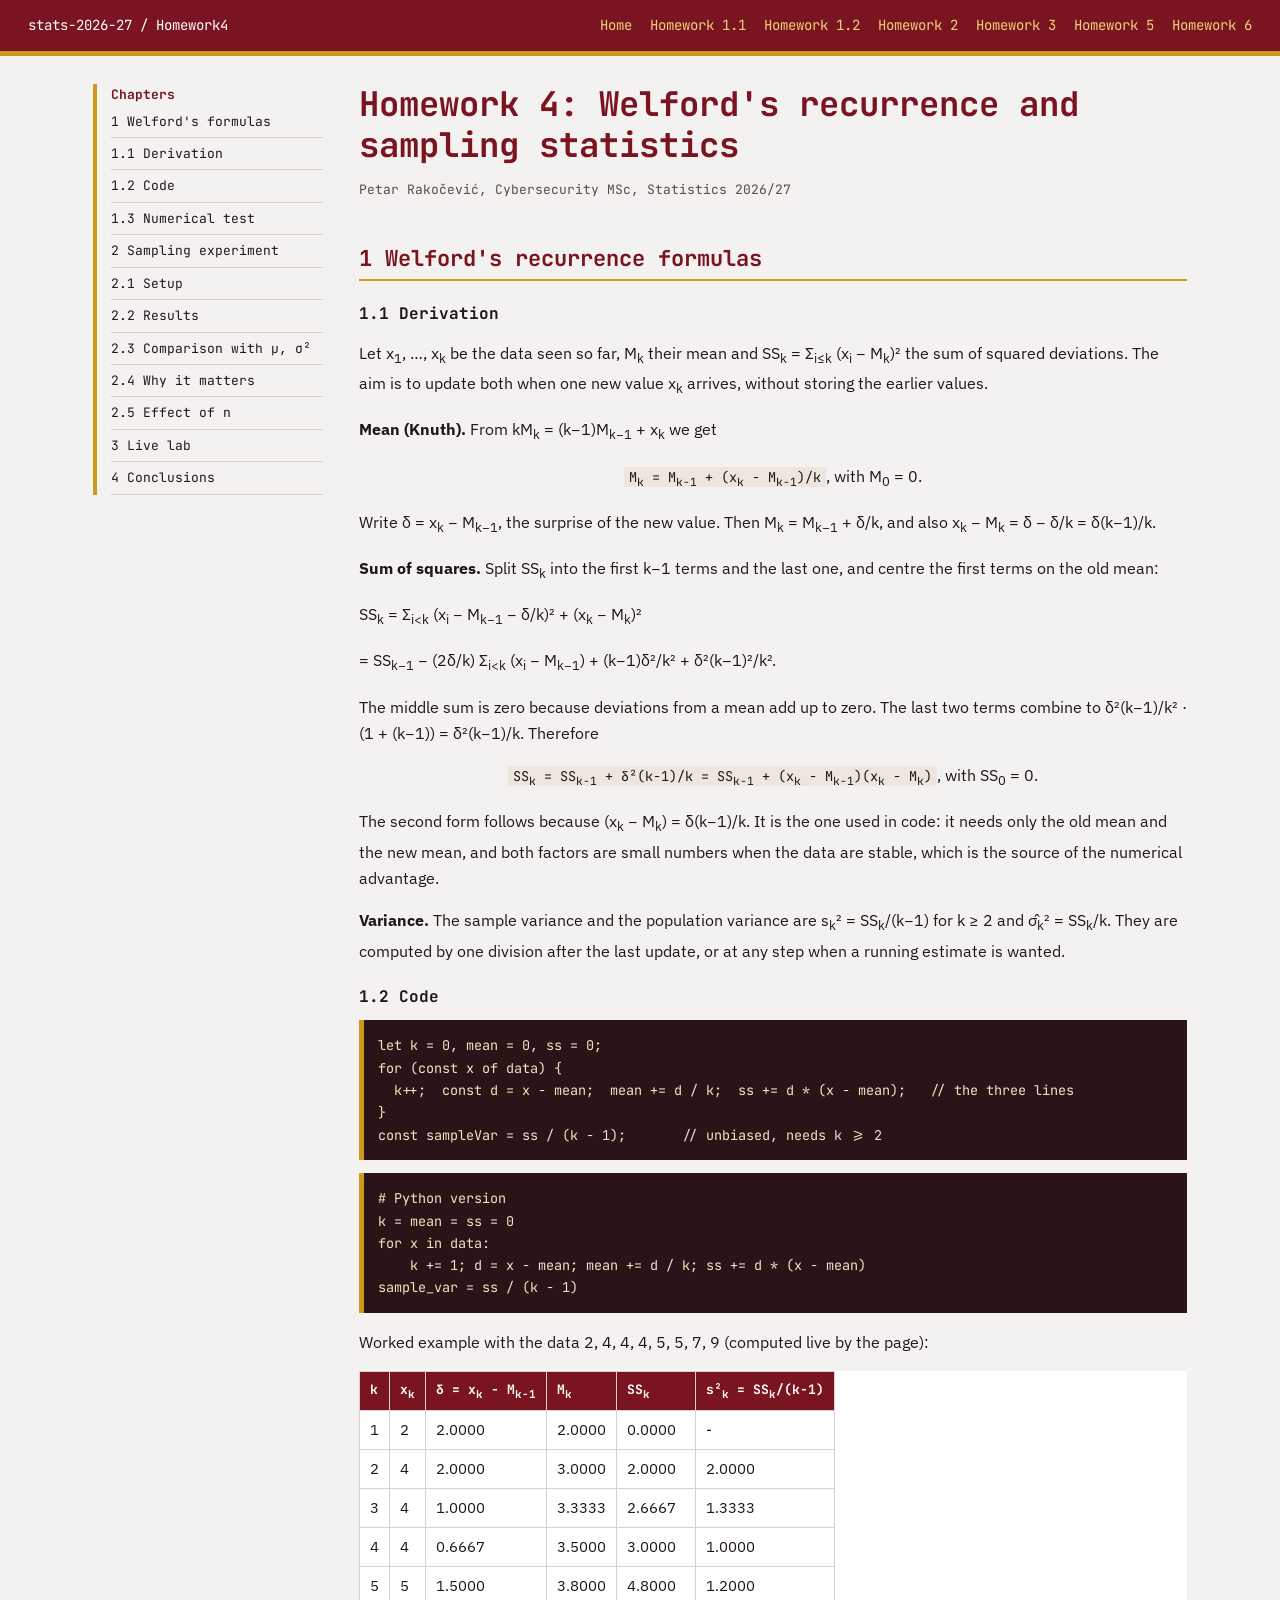
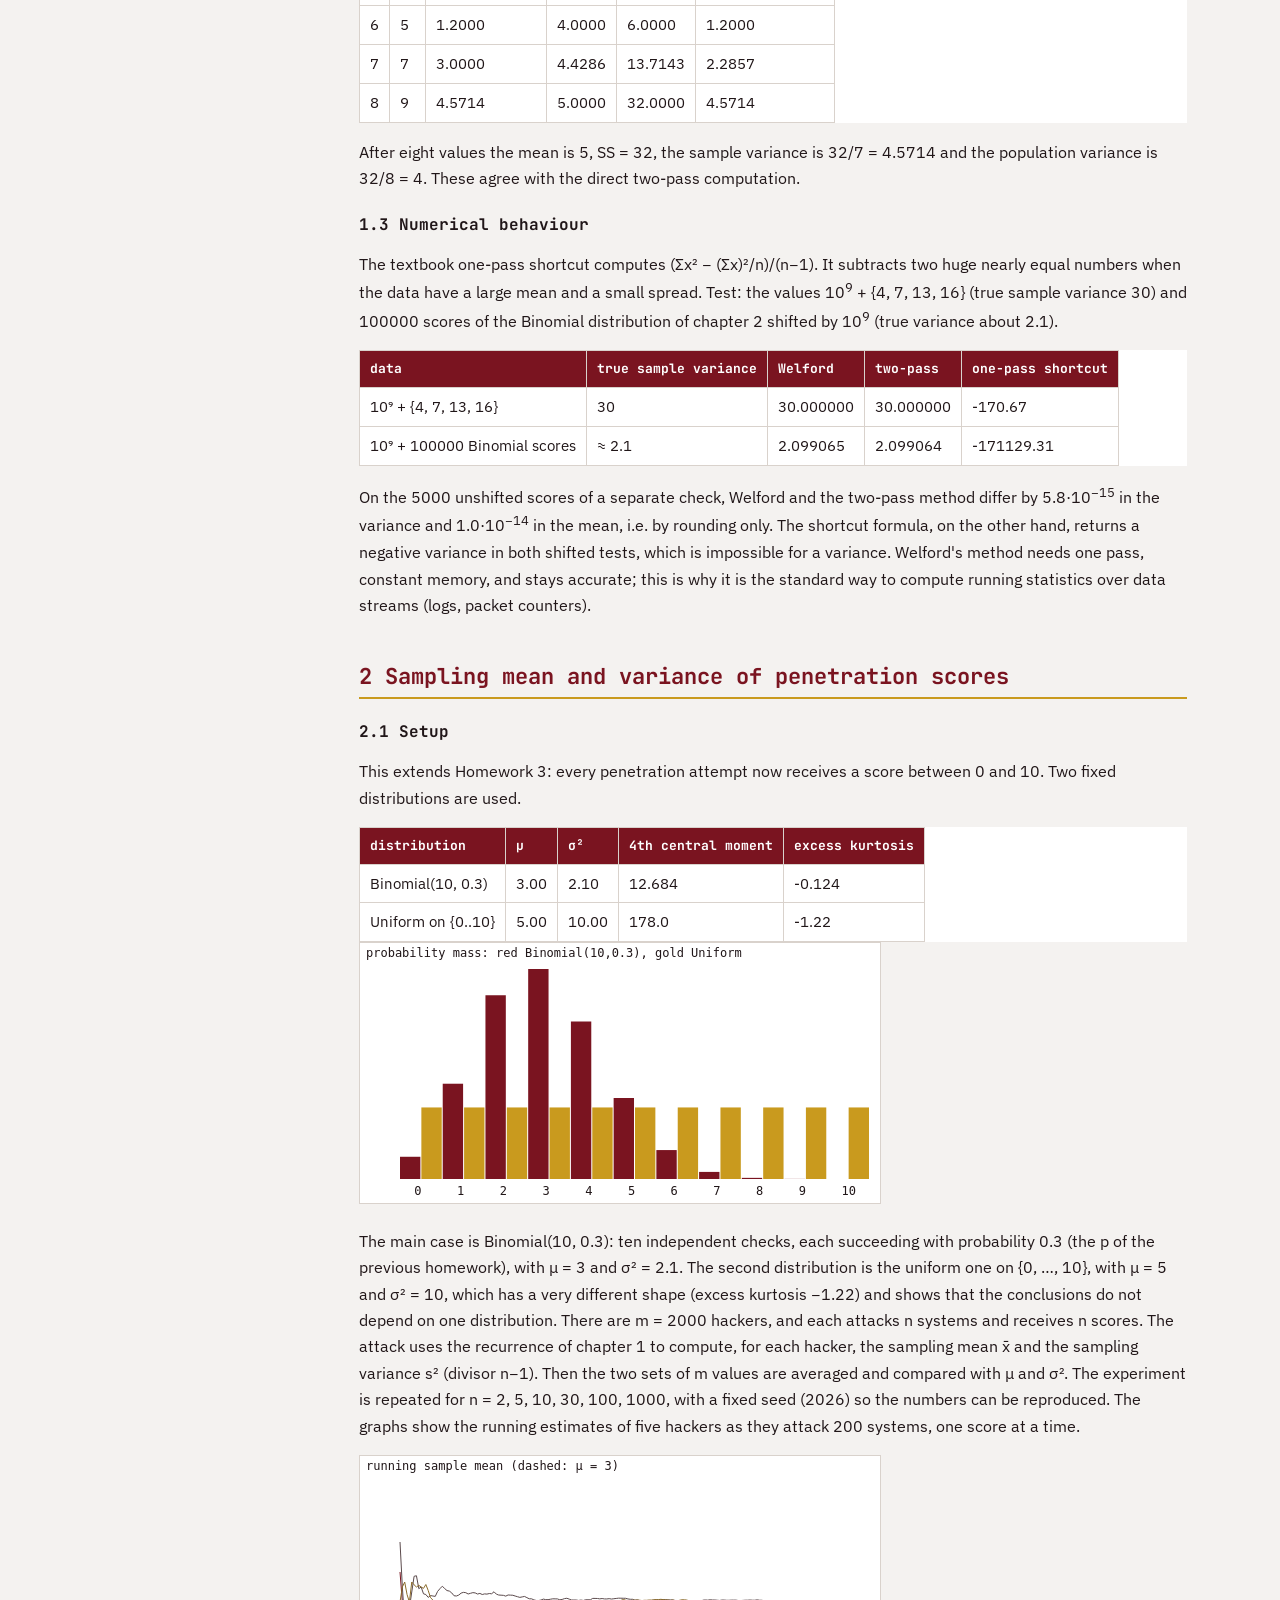
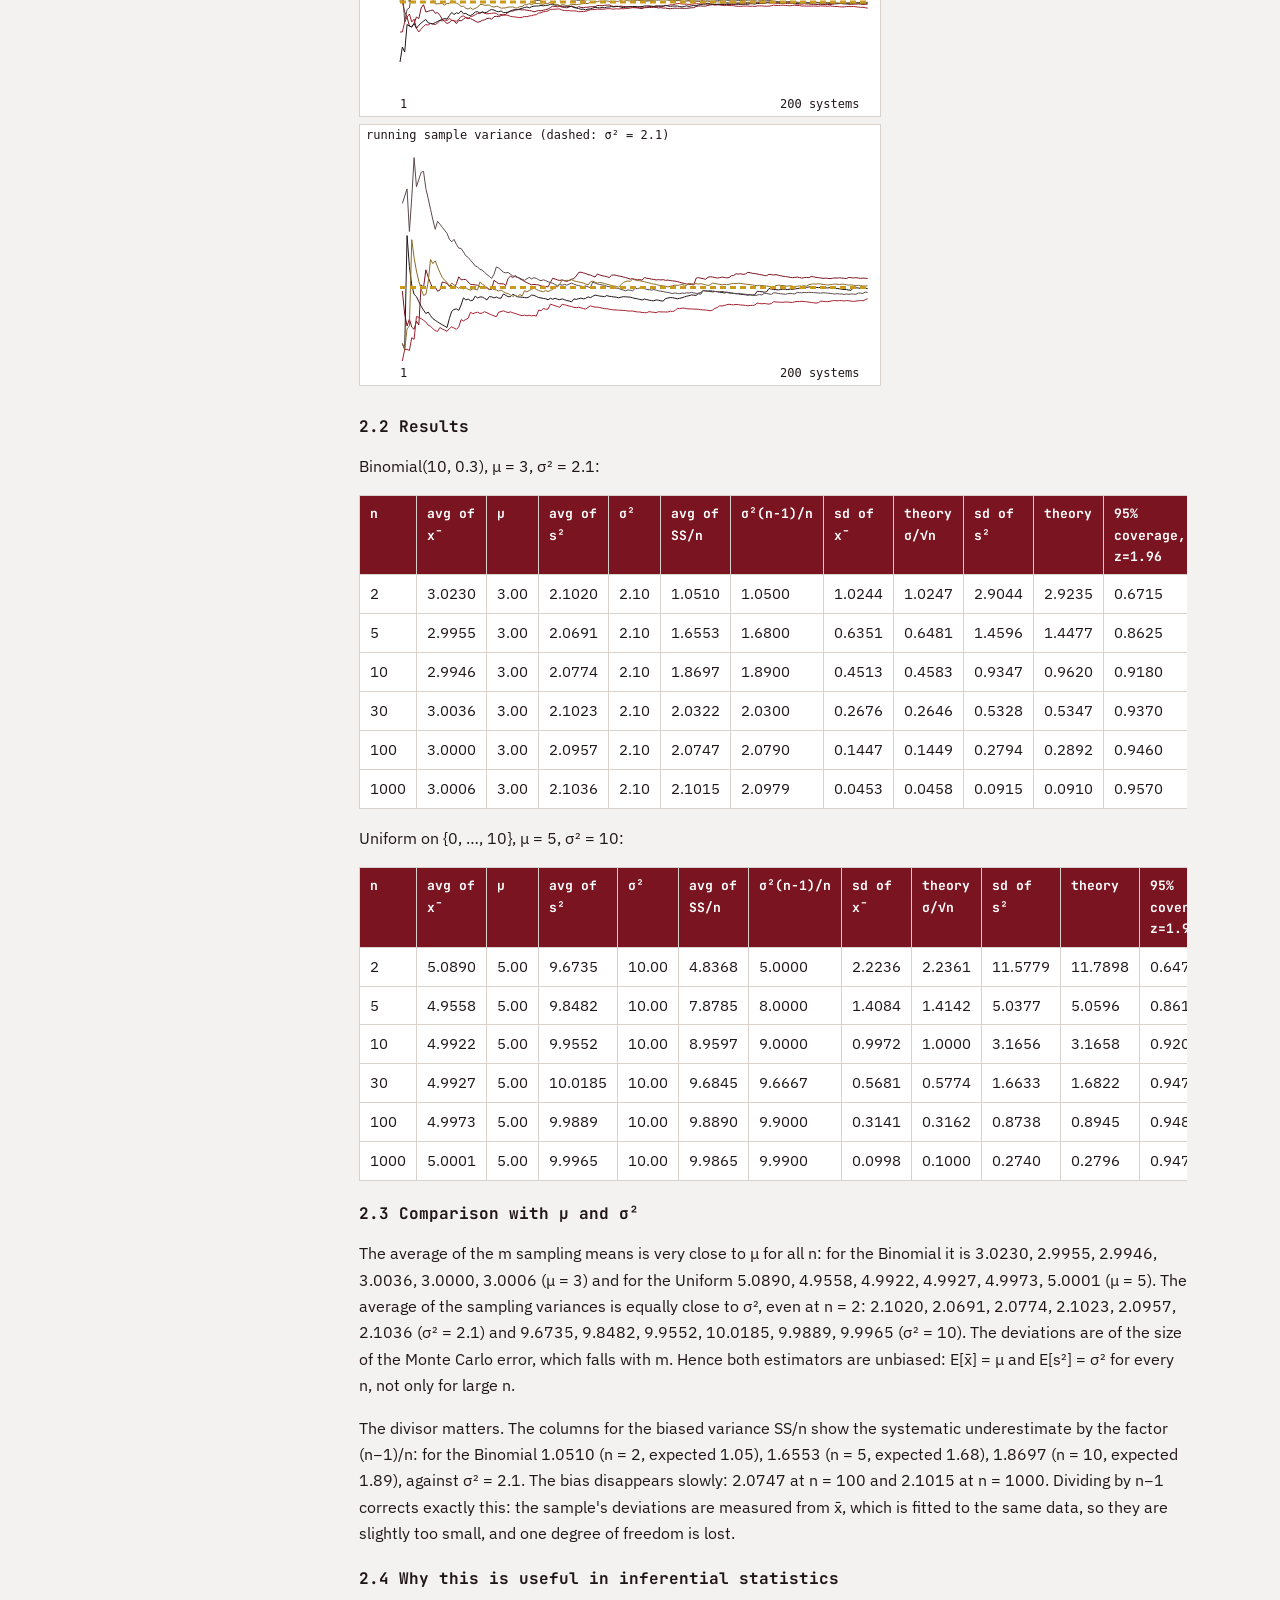
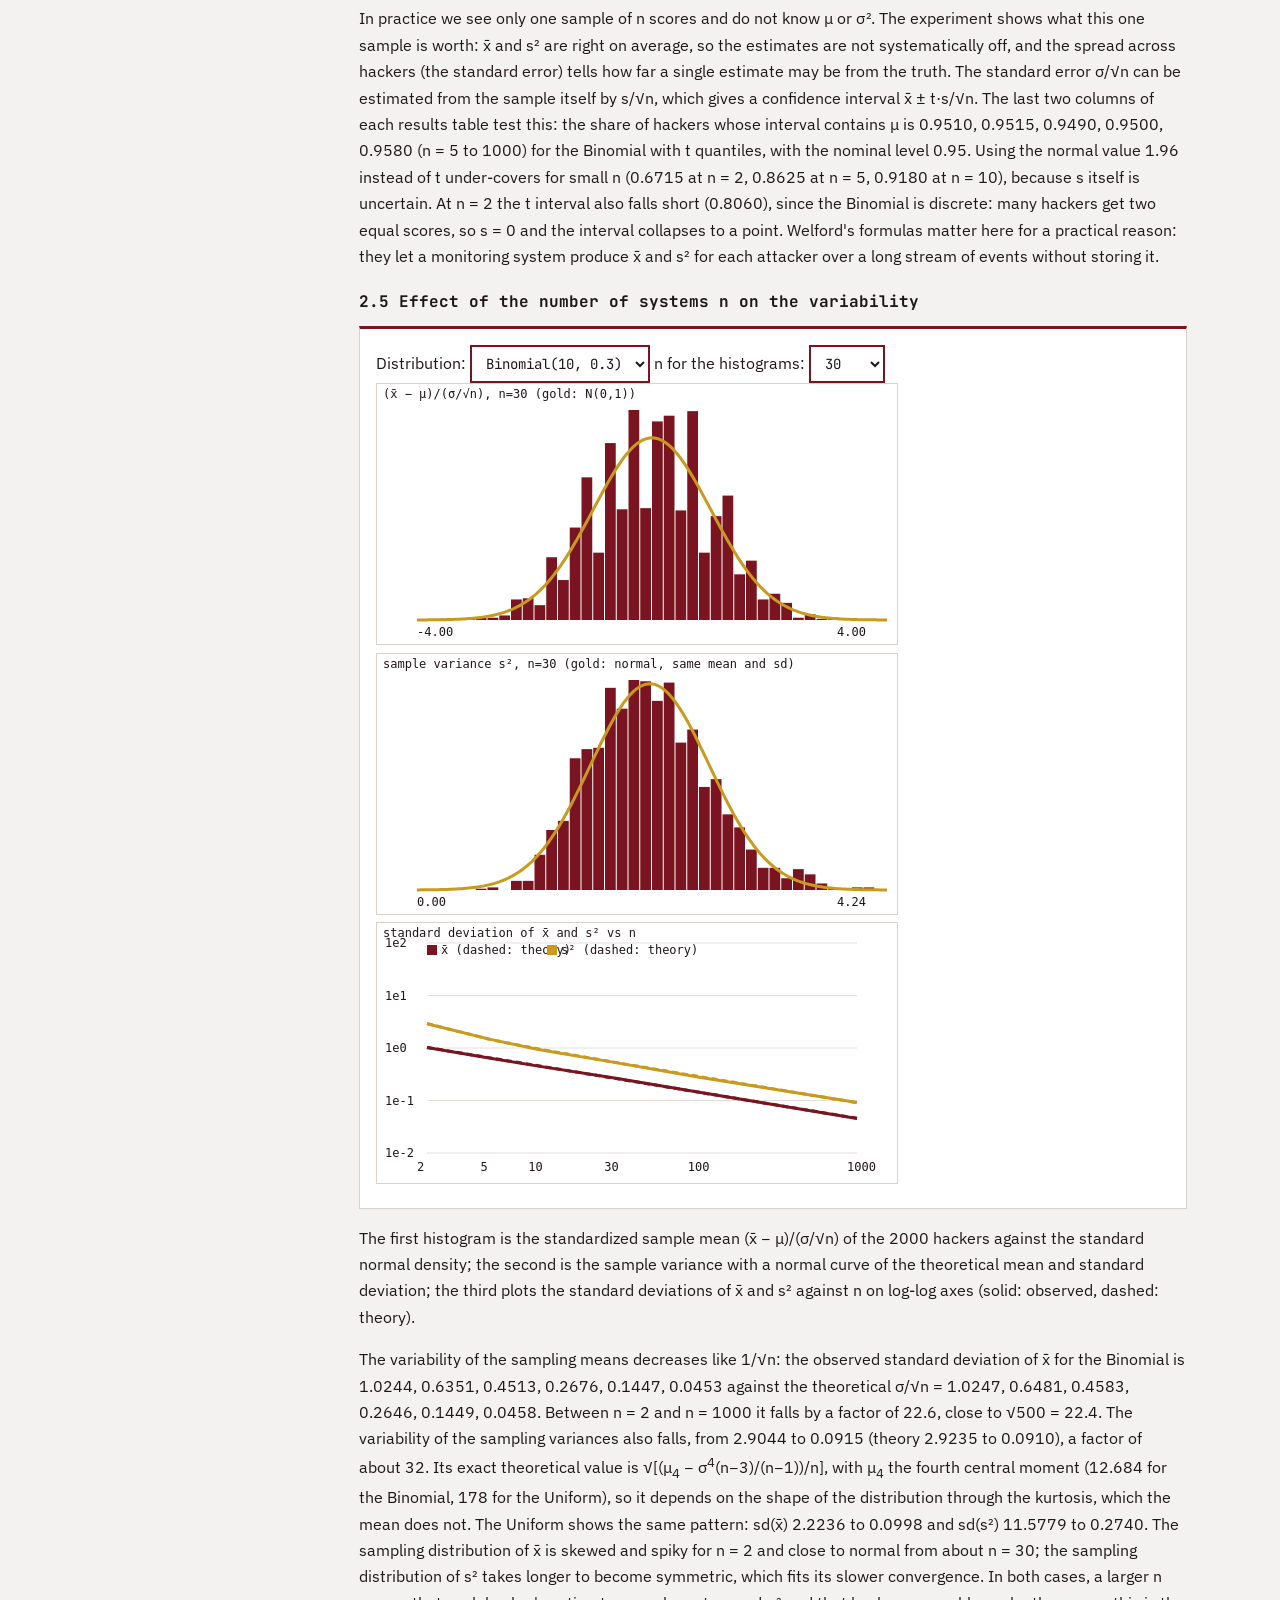
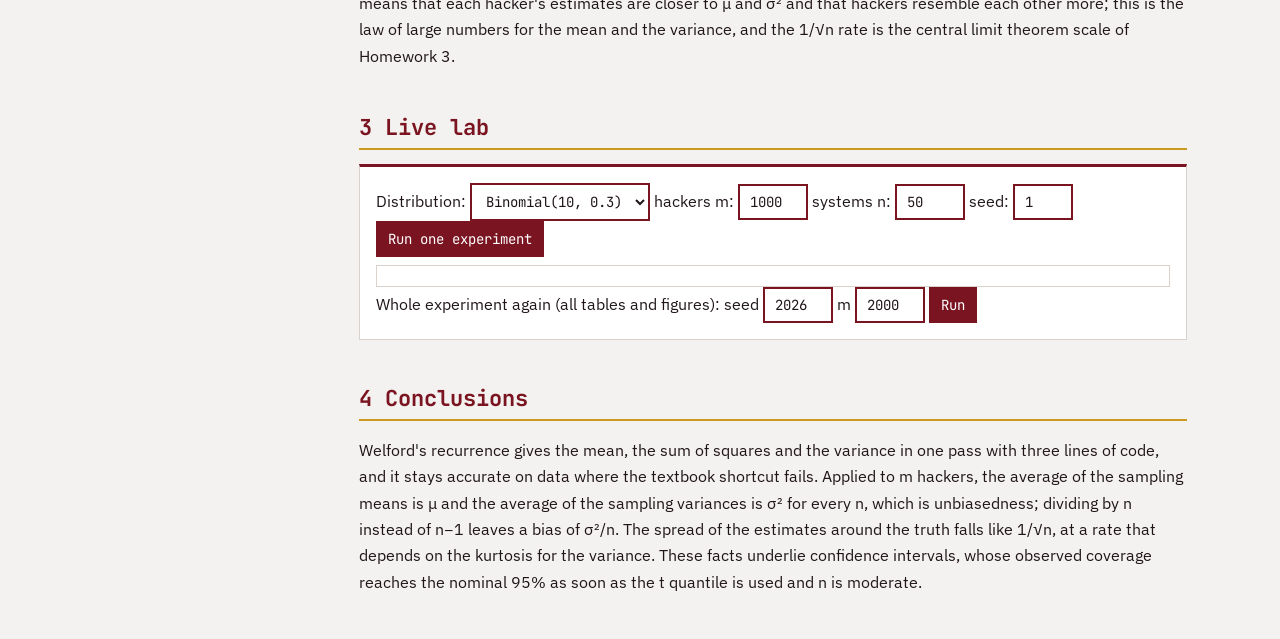
<file: homework4.html>
<!DOCTYPE html><html lang="en"><head><meta charset="utf-8"><meta name="viewport" content="width=device-width,initial-scale=1"><title>Homework 4 | Petar Rakočević</title>
<link href="https://fonts.googleapis.com/css2?family=IBM+Plex+Sans:wght@400;600&family=JetBrains+Mono:wght@400;700&display=swap" rel="stylesheet"><link rel="stylesheet" href="style.css"></head><body>
<header class="top"><span>stats-2026-27 / Homework4</span><span><a href="index.html">Home</a><a href="homework1.html">Homework 1.1</a><a href="homework2.html">Homework 1.2</a><a href="hmwk2.html">Homework 2</a><a href="homework3.html">Homework 3</a><a href="homework5.html">Homework 5</a><a href="homework6.html">Homework 6</a></span></header>
<div class="wrap"><aside><b>Chapters</b><a href="#ex1">1 Welford's formulas</a><a href="#der">1.1 Derivation</a><a href="#code">1.2 Code</a><a href="#num">1.3 Numerical test</a><a href="#ex2">2 Sampling experiment</a><a href="#set">2.1 Setup</a><a href="#res">2.2 Results</a><a href="#cmp">2.3 Comparison with μ, σ²</a><a href="#inf">2.4 Why it matters</a><a href="#var">2.5 Effect of n</a><a href="#lab">3 Live lab</a><a href="#end">4 Conclusions</a></aside><main>
<h1>Homework 4: Welford's recurrence and sampling statistics</h1><p class="meta">Petar Rakočević, Cybersecurity MSc, Statistics 2026/27</p>
<h2 id="ex1">1 Welford's recurrence formulas</h2>
<h3 id="der">1.1 Derivation</h3>
<p>Let x<sub>1</sub>, …, x<sub>k</sub> be the data seen so far, M<sub>k</sub> their mean and SS<sub>k</sub> = Σ<sub>i≤k</sub> (x<sub>i</sub> − M<sub>k</sub>)² the sum of squared deviations. The aim is to update both when one new value x<sub>k</sub> arrives, without storing the earlier values.</p>
<p><b>Mean (Knuth).</b> From kM<sub>k</sub> = (k−1)M<sub>k−1</sub> + x<sub>k</sub> we get</p>
<p style="text-align:center"><code>M<sub>k</sub> = M<sub>k−1</sub> + (x<sub>k</sub> − M<sub>k−1</sub>)/k</code>, with M<sub>0</sub> = 0.</p>
<p>Write δ = x<sub>k</sub> − M<sub>k−1</sub>, the surprise of the new value. Then M<sub>k</sub> = M<sub>k−1</sub> + δ/k, and also x<sub>k</sub> − M<sub>k</sub> = δ − δ/k = δ(k−1)/k.</p>
<p><b>Sum of squares.</b> Split SS<sub>k</sub> into the first k−1 terms and the last one, and centre the first terms on the old mean:</p>
<p>SS<sub>k</sub> = Σ<sub>i&lt;k</sub> (x<sub>i</sub> − M<sub>k−1</sub> − δ/k)² + (x<sub>k</sub> − M<sub>k</sub>)²</p>
<p>= SS<sub>k−1</sub> − (2δ/k) Σ<sub>i&lt;k</sub> (x<sub>i</sub> − M<sub>k−1</sub>) + (k−1)δ²/k² + δ²(k−1)²/k².</p>
<p>The middle sum is zero because deviations from a mean add up to zero. The last two terms combine to δ²(k−1)/k² · (1 + (k−1)) = δ²(k−1)/k. Therefore</p>
<p style="text-align:center"><code>SS<sub>k</sub> = SS<sub>k−1</sub> + δ²(k−1)/k = SS<sub>k−1</sub> + (x<sub>k</sub> − M<sub>k−1</sub>)(x<sub>k</sub> − M<sub>k</sub>)</code>, with SS<sub>0</sub> = 0.</p>
<p>The second form follows because (x<sub>k</sub> − M<sub>k</sub>) = δ(k−1)/k. It is the one used in code: it needs only the old mean and the new mean, and both factors are small numbers when the data are stable, which is the source of the numerical advantage.</p>
<p><b>Variance.</b> The sample variance and the population variance are s<sub>k</sub>² = SS<sub>k</sub>/(k−1) for k ≥ 2 and σ̂<sub>k</sub>² = SS<sub>k</sub>/k. They are computed by one division after the last update, or at any step when a running estimate is wanted.</p>
<h3 id="code">1.2 Code</h3>
<pre>let k = 0, mean = 0, ss = 0;
for (const x of data) {
  k++;  const d = x - mean;  mean += d / k;  ss += d * (x - mean);   // the three lines
}
const sampleVar = ss / (k - 1);       // unbiased, needs k &gt;= 2</pre>
<pre># Python version
k = mean = ss = 0
for x in data:
    k += 1; d = x - mean; mean += d / k; ss += d * (x - mean)
sample_var = ss / (k - 1)</pre>
<p>Worked example with the data 2, 4, 4, 4, 5, 5, 7, 9 (computed live by the page):</p>
<div id="t0"></div>
<p>After eight values the mean is 5, SS = 32, the sample variance is 32/7 = 4.5714 and the population variance is 32/8 = 4. These agree with the direct two-pass computation.</p>
<h3 id="num">1.3 Numerical behaviour</h3>
<p>The textbook one-pass shortcut computes (Σx² − (Σx)²/n)/(n−1). It subtracts two huge nearly equal numbers when the data have a large mean and a small spread. Test: the values 10<sup>9</sup> + {4, 7, 13, 16} (true sample variance 30) and 100000 scores of the Binomial distribution of chapter 2 shifted by 10<sup>9</sup> (true variance about 2.1).</p>
<div id="t3"></div>
<p>On the 5000 unshifted scores of a separate check, Welford and the two-pass method differ by 5.8·10<sup>−15</sup> in the variance and 1.0·10<sup>−14</sup> in the mean, i.e. by rounding only. The shortcut formula, on the other hand, returns a negative variance in both shifted tests, which is impossible for a variance. Welford's method needs one pass, constant memory, and stays accurate; this is why it is the standard way to compute running statistics over data streams (logs, packet counters).</p>
<h2 id="ex2">2 Sampling mean and variance of penetration scores</h2>
<h3 id="set">2.1 Setup</h3>
<p>This extends Homework 3: every penetration attempt now receives a score between 0 and 10. Two fixed distributions are used.</p>
<div id="t1"></div><canvas id="c0" width="520" height="260"></canvas>
<p>The main case is Binomial(10, 0.3): ten independent checks, each succeeding with probability 0.3 (the p of the previous homework), with μ = 3 and σ² = 2.1. The second distribution is the uniform one on {0, …, 10}, with μ = 5 and σ² = 10, which has a very different shape (excess kurtosis −1.22) and shows that the conclusions do not depend on one distribution. There are m = 2000 hackers, and each attacks n systems and receives n scores. The attack uses the recurrence of chapter 1 to compute, for each hacker, the sampling mean x̄ and the sampling variance s² (divisor n−1). Then the two sets of m values are averaged and compared with μ and σ². The experiment is repeated for n = 2, 5, 10, 30, 100, 1000, with a fixed seed (2026) so the numbers can be reproduced. The graphs show the running estimates of five hackers as they attack 200 systems, one score at a time.</p>
<canvas id="c1" width="520" height="260"></canvas> <canvas id="c2" width="520" height="260"></canvas>
<h3 id="res">2.2 Results</h3>
<p>Binomial(10, 0.3), μ = 3, σ² = 2.1:</p><div id="r1"></div>
<p>Uniform on {0, …, 10}, μ = 5, σ² = 10:</p><div id="r2"></div>
<h3 id="cmp">2.3 Comparison with μ and σ²</h3>
<p>The average of the m sampling means is very close to μ for all n: for the Binomial it is 3.0230, 2.9955, 2.9946, 3.0036, 3.0000, 3.0006 (μ = 3) and for the Uniform 5.0890, 4.9558, 4.9922, 4.9927, 4.9973, 5.0001 (μ = 5). The average of the sampling variances is equally close to σ², even at n = 2: 2.1020, 2.0691, 2.0774, 2.1023, 2.0957, 2.1036 (σ² = 2.1) and 9.6735, 9.8482, 9.9552, 10.0185, 9.9889, 9.9965 (σ² = 10). The deviations are of the size of the Monte Carlo error, which falls with m. Hence both estimators are unbiased: E[x̄] = μ and E[s²] = σ² for every n, not only for large n.</p>
<p>The divisor matters. The columns for the biased variance SS/n show the systematic underestimate by the factor (n−1)/n: for the Binomial 1.0510 (n = 2, expected 1.05), 1.6553 (n = 5, expected 1.68), 1.8697 (n = 10, expected 1.89), against σ² = 2.1. The bias disappears slowly: 2.0747 at n = 100 and 2.1015 at n = 1000. Dividing by n−1 corrects exactly this: the sample's deviations are measured from x̄, which is fitted to the same data, so they are slightly too small, and one degree of freedom is lost.</p>
<h3 id="inf">2.4 Why this is useful in inferential statistics</h3>
<p>In practice we see only one sample of n scores and do not know μ or σ². The experiment shows what this one sample is worth: x̄ and s² are right on average, so the estimates are not systematically off, and the spread across hackers (the standard error) tells how far a single estimate may be from the truth. The standard error σ/√n can be estimated from the sample itself by s/√n, which gives a confidence interval x̄ ± t·s/√n. The last two columns of each results table test this: the share of hackers whose interval contains μ is 0.9510, 0.9515, 0.9490, 0.9500, 0.9580 (n = 5 to 1000) for the Binomial with t quantiles, with the nominal level 0.95. Using the normal value 1.96 instead of t under-covers for small n (0.6715 at n = 2, 0.8625 at n = 5, 0.9180 at n = 10), because s itself is uncertain. At n = 2 the t interval also falls short (0.8060), since the Binomial is discrete: many hackers get two equal scores, so s = 0 and the interval collapses to a point. Welford's formulas matter here for a practical reason: they let a monitoring system produce x̄ and s² for each attacker over a long stream of events without storing it.</p>
<h3 id="var">2.5 Effect of the number of systems n on the variability</h3>
<div class="box">Distribution: <select id="dd"><option value="bin">Binomial(10, 0.3)</option><option value="uni">Uniform {0..10}</option></select> n for the histograms: <select id="dn"><option>2</option><option>5</option><option>10</option><option selected>30</option><option>100</option><option>1000</option></select>
<canvas id="c3" width="520" height="260"></canvas> <canvas id="c4" width="520" height="260"></canvas><canvas id="c5" width="520" height="260"></canvas></div>
<p>The first histogram is the standardized sample mean (x̄ − μ)/(σ/√n) of the 2000 hackers against the standard normal density; the second is the sample variance with a normal curve of the theoretical mean and standard deviation; the third plots the standard deviations of x̄ and s² against n on log-log axes (solid: observed, dashed: theory).</p>
<p>The variability of the sampling means decreases like 1/√n: the observed standard deviation of x̄ for the Binomial is 1.0244, 0.6351, 0.4513, 0.2676, 0.1447, 0.0453 against the theoretical σ/√n = 1.0247, 0.6481, 0.4583, 0.2646, 0.1449, 0.0458. Between n = 2 and n = 1000 it falls by a factor of 22.6, close to √500 = 22.4. The variability of the sampling variances also falls, from 2.9044 to 0.0915 (theory 2.9235 to 0.0910), a factor of about 32. Its exact theoretical value is √[(μ<sub>4</sub> − σ<sup>4</sup>(n−3)/(n−1))/n], with μ<sub>4</sub> the fourth central moment (12.684 for the Binomial, 178 for the Uniform), so it depends on the shape of the distribution through the kurtosis, which the mean does not. The Uniform shows the same pattern: sd(x̄) 2.2236 to 0.0998 and sd(s²) 11.5779 to 0.2740. The sampling distribution of x̄ is skewed and spiky for n = 2 and close to normal from about n = 30; the sampling distribution of s² takes longer to become symmetric, which fits its slower convergence. In both cases, a larger n means that each hacker's estimates are closer to μ and σ² and that hackers resemble each other more; this is the law of large numbers for the mean and the variance, and the 1/√n rate is the central limit theorem scale of Homework 3.</p>
<h2 id="lab">3 Live lab</h2>
<div class="box">Distribution: <select id="ld"><option value="bin">Binomial(10, 0.3)</option><option value="uni">Uniform {0..10}</option></select> hackers m: <input id="lm" value="1000" style="width:70px"> systems n: <input id="ln" value="50" style="width:70px"> seed: <input id="ls" value="1" style="width:60px"> <button id="lb">Run one experiment</button><div id="lo" class="out"></div>
Whole experiment again (all tables and figures): seed <input id="seed" value="2026" style="width:70px"> m <input id="mm" value="2000" style="width:70px"> <button id="full">Run</button> <span id="fo" class="meta"></span></div>
<h2 id="end">4 Conclusions</h2>
<p>Welford's recurrence gives the mean, the sum of squares and the variance in one pass with three lines of code, and it stays accurate on data where the textbook shortcut fails. Applied to m hackers, the average of the sampling means is μ and the average of the sampling variances is σ² for every n, which is unbiasedness; dividing by n instead of n−1 leaves a bias of σ²/n. The spread of the estimates around the truth falls like 1/√n, at a rate that depends on the kurtosis for the variance. These facts underlie confidence intervals, whose observed coverage reaches the nominal 95% as soon as the t quantile is used and n is moderate.</p>
</main></div>
<script>
function rng(seed){let a=seed>>>0;return()=>{a=a+0x6D2B79F5|0;let t=Math.imul(a^a>>>15,1|a);t=t+Math.imul(t^t>>>7,61|t)^t;return((t^t>>>14)>>>0)/4294967296}}
const PB=0.3,TQ={1:12.706,4:2.776,9:2.262,29:2.045,99:1.984,999:1.962};
function pmf(d){if(d==='uni')return Array(11).fill(1/11);const c=[1];for(let k=1;k<=10;k++)c.push(c[k-1]*(11-k)/k);return c.map((v,j)=>v*PB**j*(1-PB)**(10-j))}
function moments(d){const p=pmf(d),mu=p.reduce((s,q,j)=>s+q*j,0),s2=p.reduce((s,q,j)=>s+q*(j-mu)**2,0),m4=p.reduce((s,q,j)=>s+q*(j-mu)**4,0);return{mu,s2,m4,exk:m4/s2**2-3}}
const gen=(d,u)=>{if(d==='uni')return Math.floor(u()*11);let s=0;for(let i=0;i<10;i++)if(u()<PB)s++;return s};
function hacker(d,n,u){let k=0,mean=0,ss=0;for(let i=0;i<n;i++){const x=gen(d,u);k++;const dl=x-mean;mean+=dl/k;ss+=dl*(x-mean)}return{mean,ss,k}}
const avg=a=>a.reduce((x,y)=>x+y,0)/a.length,sdv=a=>{const m=avg(a);return Math.sqrt(a.reduce((x,y)=>x+(y-m)**2,0)/(a.length-1))};
function run(seed,m,ns){const u=rng(seed),R={m,ns,dist:{}};for(const d of['bin','uni']){const M=moments(d),rows=[];for(const n of ns){const mx=[],sv=[],sb=[];for(let j=0;j<m;j++){const h=hacker(d,n,u);mx.push(h.mean);sv.push(h.ss/(n-1));sb.push(h.ss/n)}
const se=Math.sqrt(M.s2/n),vv=(M.m4-M.s2**2*(n-3)/(n-1))/n,tq=TQ[n-1]||1.96;let cz=0,ct=0;for(let j=0;j<m;j++){const hw=Math.sqrt(sv[j]/n);if(Math.abs(mx[j]-M.mu)<=1.96*hw)cz++;if(Math.abs(mx[j]-M.mu)<=tq*hw)ct++}
const hx=Array(40).fill(0),w=Math.sqrt(vv),lo=Math.max(0,M.s2-4*w),hi=M.s2+4*w,hv=Array(40).fill(0);mx.forEach(v=>{const b=Math.floor((v-M.mu)/se*5+20);if(b>=0&&b<40)hx[b]++});sv.forEach(v=>{const b=Math.floor((v-lo)/(hi-lo)*40);if(b>=0&&b<40)hv[b]++});
rows.push({n,avgMean:avg(mx),avgVar:avg(sv),avgBiased:avg(sb),sdMean:sdv(mx),sdVar:sdv(sv),thSdMean:se,thSdVar:w,thBiased:M.s2*(n-1)/n,covZ:cz/m,covT:ct/m,tq,hx:hx.map(c=>c/m/0.2),hv:hv.map(c=>c/m/((hi-lo)/40)),lo,hi})}
R.dist[d]={...M,pmf:pmf(d),rows}}return R}
const welf=xs=>{let k=0,mean=0,ss=0;for(const x of xs){k++;const d=x-mean;mean+=d/k;ss+=d*(x-mean)}return{mean,ss,k}};
const naive=xs=>{let s=0,q=0;for(const x of xs){s+=x;q+=x*x}const n=xs.length;return(q-s*s/n)/(n-1)};
const twop=xs=>{const m=avg(xs);return xs.reduce((a,x)=>a+(x-m)**2,0)/(xs.length-1)};

let R={"m":2000,"ns":[2,5,10,30,100,1000],"dist":{"bin":{"mu":2.9999999999999987,"s2":2.0999999999999988,"m4":12.684,"exk":-0.1238095238095207,"pmf":[0.02824752489999998,0.12106082099999993,0.23347444049999988,0.2668279319999998,0.20012094899999988,0.10291934519999994,0.03675690899999998,0.009001691999999995,0.0014467004999999993,0.00013778099999999996,5.9048999999999975e-06],"rows":[{"n":2,"avgMean":3.023,"avgVar":2.102,"avgBiased":1.051,"sdMean":1.0244489972048085,"sdVar":2.9044472635862206,"thSdMean":1.0246950765959595,"thSdVar":2.923525269259699,"thBiased":1.0499999999999994,"covZ":0.6715,"covT":0.806,"tq":12.706,"hx":[0,0,0,0,0,0.005,0,0.034999999999999996,0,0,0.17,0,0.295,0,0,0.6074999999999999,0,0.9025,0,0,0.945,0,0.9025,0,0.5625,0,0,0.335,0,0.1575,0,0,0.04499999999999999,0,0.032499999999999994,0,0,0.005,0,0],"hv":[0.5625593111621489,0.9989777458523724,0,0,0,0.6944997681615187,0,0,0,0,0,0,0,0.4001710563936935,0,0,0,0,0,0,0,0,0,0.16528804503217776,0,0,0,0,0,0,0,0,0,0,0,0,0.06089559553817075,0,0,0],"lo":0,"hi":13.794101077038796},{"n":5,"avgMean":2.9954999999999985,"avgVar":2.0691000000000006,"avgBiased":1.6552799999999974,"sdMean":0.635138922382629,"sdVar":1.4595788348655812,"thSdMean":0.6480740698407859,"thSdVar":1.447687811650012,"thBiased":1.679999999999999,"covZ":0.8625,"covT":0.951,"tq":2.776,"hx":[0,0,0,0,0,0,0.005,0.027499999999999997,0,0.047499999999999994,0.09749999999999999,0,0.19749999999999998,0.3,0,0.45749999999999996,0.5375,0,0.5599999999999999,0,0.6174999999999999,0.6,0,0.5,0.35999999999999993,0,0.305,0.17250000000000001,0,0.105,0.04499999999999999,0,0.034999999999999996,0.024999999999999998,0,0.0025,0.0025,0,0,0],"hv":[0.012673064563160297,0.29654971077795095,0.20783825883582888,0.43595342097271417,0.27880742038952655,0.17235367805898005,0.7248992930127689,0.14700754893265947,0.37512271106954476,0.19516519427266857,0.07603838737896178,0.5373379374779966,0.14700754893265947,0.18756135553477238,0.14700754893265947,0.030415354951584712,0.25853051708847,0.08110761320422591,0.14193832310739532,0.060830709903169425,0.07350377446632973,0.11912680689370679,0.017742290388424415,0.06589993572843354,0.022811516213688533,0.005069225825264119,0.0684345486410656,0.012673064563160297,0.03801919368948089,0.030415354951584712,0.015207677475792356,0.027880742038952654,0.0025346129126320597,0.015207677475792356,0.007603838737896178,0,0,0.007603838737896178,0.0025346129126320597,0.012673064563160297],"lo":0,"hi":7.890751246600047},{"n":10,"avgMean":2.994550000000011,"avgVar":2.077416666666666,"avgBiased":1.8696749999999969,"sdMean":0.45127277899351603,"sdVar":0.9347081042138277,"thSdMean":0.4582575694955839,"thSdVar":0.9619771307052992,"thBiased":1.8899999999999988,"covZ":0.918,"covT":0.9515,"tq":2.262,"hx":[0,0,0,0,0.0025,0.0025,0.015,0.024999999999999998,0,0.034999999999999996,0.057499999999999996,0.09749999999999999,0.17,0.165,0.21749999999999997,0.34500000000000003,0.36249999999999993,0.45249999999999996,0.38249999999999995,0,0.4225,0.42,0.37749999999999995,0.34500000000000003,0.2925,0.24,0.19999999999999998,0.17250000000000001,0.06499999999999999,0.04499999999999999,0.0375,0,0.017499999999999998,0.022499999999999996,0.01,0,0,0.0025,0,0],"hv":[0,0.010087579486098244,0.04035031794439298,0.07061305640268771,0.15467621878683974,0.18157643074976837,0.31607749056441165,0.3766029674810011,0.2790896991153847,0.4942913948188139,0.5581793982307695,0.3530652820134385,0.3698779144902689,0.5111040272956443,0.34634022902270634,0.4304033914068584,0.39677812645319754,0.18157643074976837,0.3093524375736795,0.28917727860148296,0.2152016957034292,0.12441348032854499,0.1210509538331789,0.14122611280537542,0.06725052990732162,0.1076008478517146,0.047075370935125135,0.05716295042122338,0.03362526495366081,0.03698779144902689,0.010087579486098244,0.02690021196292865,0.013450105981464325,0.0033625264953660813,0.006725052990732163,0.0033625264953660813,0.010087579486098244,0.006725052990732163,0.006725052990732163,0.0033625264953660813],"lo":0,"hi":5.947908522821196},{"n":30,"avgMean":3.00365,"avgVar":2.1023028735632114,"avgBiased":2.032226111111111,"sdMean":0.26760612768646247,"sdVar":0.5327816631363348,"thSdMean":0.26457513110645897,"thSdVar":0.5347316439434672,"thBiased":2.029999999999999,"covZ":0.937,"covT":0.949,"tq":2.045,"hx":[0,0,0.0025,0.0025,0.0025,0.005,0.005,0.01,0.04499999999999999,0.047499999999999994,0.032499999999999994,0.13749999999999998,0.08750000000000001,0.20249999999999999,0.3125,0.1475,0.38749999999999996,0.2425,0.45999999999999996,0.245,0.43499999999999994,0.44749999999999995,0.24,0.45749999999999996,0.1475,0.22749999999999998,0.27249999999999996,0.09999999999999999,0.12999999999999998,0.04499999999999999,0.057499999999999996,0.0375,0.005,0.012499999999999999,0.0025,0.005,0.0025,0,0,0],"hv":[0,0,0,0,0,0.004718175614152684,0.009436351228305368,0,0.03302722929906879,0.03302722929906879,0.12739074158212246,0.21703607825102347,0.25006330755009226,0.47653573702942115,0.5095629663284899,0.5142811419426426,0.7313172201936661,0.6558264103672232,0.7596262738785822,0.7549080982644295,0.6841354640521392,0.7501899226502768,0.5331538443992534,0.5803356005407801,0.3727358735180621,0.4010449272029782,0.2736541856208557,0.22647242947932886,0.1462634440387332,0.08020898544059564,0.08020898544059564,0.04246358052737415,0.07549080982644295,0.056618107369832214,0.023590878070763422,0.004718175614152684,0.004718175614152684,0.009436351228305368,0.009436351228305368,0],"lo":0,"hi":4.238926575773867},{"n":100,"avgMean":2.9999600000000006,"avgVar":2.0956920202020197,"avgBiased":2.074735100000001,"sdMean":0.1446905874030567,"sdVar":0.279402622979586,"thSdMean":0.14491376746189435,"thSdVar":0.2891900916195248,"thBiased":2.078999999999999,"covZ":0.946,"covT":0.95,"tq":1.984,"hx":[0,0,0,0,0.0025,0.005,0.017499999999999998,0.02,0.027499999999999997,0.04,0.03,0.1175,0.1575,0.17999999999999997,0.19749999999999998,0.26249999999999996,0.325,0.37999999999999995,0.36999999999999994,0.31,0.43249999999999994,0.36999999999999994,0.36749999999999994,0.31,0.26749999999999996,0.2475,0.1625,0.145,0.085,0.047499999999999994,0.04499999999999999,0.032499999999999994,0.024999999999999998,0.0075,0.005,0.0075,0,0,0,0],"hv":[0,0,0,0,0.008644832836420773,0,0,0.017289665672841546,0.07780349552778695,0.1556069910555739,0.2593449850926232,0.31985881494756857,0.40630714331177636,0.6656521284043996,0.760745289605028,1.106538603061859,0.994155776188389,1.1756972657532252,1.5387802448828976,1.3918180866637446,1.486911247864373,1.3053697582995367,1.2621455941174329,0.9768661105155474,0.8731281164784982,0.6915866269136619,0.5186899701852464,0.3025691492747271,0.3630829791296725,0.1642518238919947,0.18154148956483626,0.14696215821915315,0.06915866269136618,0.04322416418210387,0.008644832836420773,0,0.008644832836420773,0,0.008644832836420773,0],"lo":0.9432396335218995,"hi":3.256760366478098},{"n":1000,"avgMean":3.000614499999998,"avgVar":2.1035590835835856,"avgBiased":2.101455524499994,"sdMean":0.045305895883989845,"sdVar":0.09151562058671597,"thSdMean":0.045825756949558386,"thSdVar":0.09101004795531553,"thBiased":2.0978999999999988,"covZ":0.957,"covT":0.958,"tq":1.962,"hx":[0,0,0.0025,0,0,0.0025,0.0025,0.02,0.02,0.032499999999999994,0.06499999999999999,0.049999999999999996,0.1425,0.22499999999999998,0.235,0.26249999999999996,0.34,0.34500000000000003,0.35000000000000003,0.43249999999999994,0.43749999999999994,0.37499999999999994,0.3,0.26749999999999996,0.26749999999999996,0.2125,0.18999999999999997,0.13249999999999998,0.09249999999999999,0.08999999999999998,0.03,0.032499999999999994,0.017499999999999998,0.005,0.0075,0.01,0,0,0.005,0],"hv":[0,0,0,0,0.05493898874171475,0.05493898874171475,0.08240848311257214,0.05493898874171475,0.439511909933718,0.24722544933771637,0.46698140430457546,1.0987797748342951,1.5382916847680133,2.0602120778143034,2.1700900552977327,3.2688698301320276,3.1040528639068836,3.818259717549176,4.450058088078896,4.422588593708038,4.147893649999464,4.0105461781451766,3.8731987062908897,2.609601965231451,3.131522358277741,2.82935792019831,2.1700900552977327,1.4833526960262984,1.3460052241720115,0.576859381788005,0.46698140430457546,0.3571034268211459,0.2746949437085738,0.08240848311257214,0.1098779774834295,0.05493898874171475,0.05493898874171475,0,0,0],"lo":1.7359598081787366,"hi":2.464040191821261}]},"uni":{"mu":5,"s2":10,"m4":178,"exk":-1.22,"pmf":[0.09090909090909091,0.09090909090909091,0.09090909090909091,0.09090909090909091,0.09090909090909091,0.09090909090909091,0.09090909090909091,0.09090909090909091,0.09090909090909091,0.09090909090909091,0.09090909090909091],"rows":[{"n":2,"avgMean":5.089,"avgVar":9.6735,"avgBiased":4.83675,"sdMean":2.2235784561322203,"sdVar":11.577939025838942,"thSdMean":2.23606797749979,"thSdVar":11.789826122551595,"thBiased":5,"covZ":0.6475,"covT":0.9105,"tq":12.706,"hx":[0,0,0,0,0,0,0,0,0.047499999999999994,0.06749999999999999,0,0.09749999999999999,0.1475,0.19749999999999998,0.24,0.25999999999999995,0.37999999999999995,0.37749999999999995,0.4175,0,0.39499999999999996,0.4175,0.41,0.335,0.32,0.25499999999999995,0.17999999999999997,0.17500000000000002,0.145,0,0.08999999999999998,0.04499999999999999,0,0,0,0,0,0,0,0],"hv":[0.18614642174001694,0.10007119664970834,0,0.09622230447087342,0,0.0846756279343686,0,0,0.07207925353090881,0,0,0,0.047936202590944214,0,0,0,0,0.04478710899007926,0,0,0,0,0.03568972747646941,0,0,0,0,0,0.02239355449503963,0,0,0,0,0,0.009797180091579838,0,0,0,0,0],"lo":0,"hi":57.15930449020638},{"n":5,"avgMean":4.955800000000002,"avgVar":9.848150000000004,"avgBiased":7.8785200000000035,"sdMean":1.4083742823055017,"sdVar":5.037687537488075,"thSdMean":1.4142135623730951,"thSdVar":5.059644256269407,"thBiased":8,"covZ":0.861,"covT":0.933,"tq":2.776,"hx":[0,0,0,0,0,0,0.0025,0.027499999999999997,0.032499999999999994,0.0425,0.08750000000000001,0.0775,0.21749999999999997,0.13999999999999999,0.1625,0.3524999999999999,0.22749999999999998,0.505,0.285,0.2975,0.5349999999999999,0.27999999999999997,0.45499999999999996,0.21749999999999997,0.3549999999999999,0.1525,0.12,0.17500000000000002,0.0425,0.11249999999999999,0.03,0.03,0.015,0.012499999999999999,0.01,0,0,0,0,0],"hv":[0.009259694983920336,0.02579486459806379,0.02844049173632674,0.044314254565904466,0.05952661061091644,0.048944102057864626,0.05423535633439054,0.057542390257219224,0.0899513227009404,0.056219576688087754,0.09127413627007189,0.058203797041784966,0.08069162771702007,0.05489676311895628,0.08399866163984876,0.04960550884243037,0.06415645810287661,0.04629847491960168,0.0621722377491794,0.036377373151115604,0.0535739495498248,0.02777908495176101,0.045637068135035944,0.014550949260446241,0.019842203536972147,0.010582508553051812,0.017857983183274934,0.007275474630223121,0.005952661061091644,0.005952661061091644,0.006614067845657383,0.0013228135691314765,0.0013228135691314765,0.0013228135691314765,0,0.0013228135691314765,0,0,0,0],"lo":0,"hi":30.23857702507763},{"n":10,"avgMean":4.992150000000005,"avgVar":9.955227777777782,"avgBiased":8.959704999999989,"sdMean":0.9971863255098748,"sdVar":3.1655548070580966,"thSdMean":1,"thSdVar":3.165789352155671,"thBiased":9,"covZ":0.92,"covT":0.945,"tq":2.262,"hx":[0.0025,0,0,0,0.0025,0.012499999999999999,0.0075,0.017499999999999998,0.015,0.04499999999999999,0.075,0.08,0.1525,0.13999999999999999,0.25749999999999995,0.21749999999999997,0.3325,0.22749999999999998,0.40249999999999997,0.44749999999999995,0.41,0.39749999999999996,0.2975,0.38249999999999995,0.29,0.25749999999999995,0.1475,0.0775,0.08750000000000001,0.075,0.06499999999999999,0.022499999999999996,0.02,0.03,0.0025,0.0025,0,0,0,0],"hv":[0,0.0008824895683948509,0,0.0052949374103691054,0.007942406115553658,0.013237343525922762,0.015002322662712465,0.026474687051845525,0.033534603599004335,0.0538318636720859,0.04059452014616314,0.08383650899751083,0.09001393597627479,0.10501625863898725,0.12001858130169972,0.09972132122861815,0.11825360216491003,0.1253135187120688,0.13766837266959672,0.12178356043848942,0.11031119604935635,0.08118904029232628,0.07677659245035202,0.07412912374516747,0.05647933237727046,0.0503019053985065,0.02912215575703008,0.025592197483450676,0.017649791367897016,0.015002322662712465,0.008824895683948508,0.004412447841974254,0.0052949374103691054,0.0035299582735794036,0.0052949374103691054,0.0017649791367897018,0.0008824895683948509,0,0,0],"lo":0,"hi":22.663157408622684},{"n":30,"avgMean":4.992666666666673,"avgVar":10.018488505747113,"avgBiased":9.684538888888921,"sdMean":0.5681273780519462,"sdVar":1.6633368534144497,"thSdMean":0.5773502691896257,"thSdVar":1.6822262206585845,"thBiased":9.666666666666666,"covZ":0.947,"covT":0.9545,"tq":2.045,"hx":[0,0.005,0.0025,0,0.005,0,0.01,0.017499999999999998,0.027499999999999997,0.04499999999999999,0.04,0.1175,0.12749999999999997,0.155,0.20249999999999999,0.35000000000000003,0.25749999999999995,0.4125,0.335,0.415,0.39999999999999997,0.335,0.39749999999999996,0.295,0.3125,0.17500000000000002,0.205,0.0775,0.11499999999999999,0.0625,0.027499999999999997,0.034999999999999996,0.022499999999999996,0.005,0.0025,0.005,0.0025,0,0,0],"hv":[0,0,0,0,0.0029722518520978233,0.0059445037041956465,0.0029722518520978233,0.00891675555629347,0.014861259260489116,0.023778014816782586,0.02823639259492932,0.054986659263809724,0.07579242222849449,0.10848719260157054,0.11740394815786402,0.16644610371747812,0.19765474816450526,0.19914087409055417,0.23480789631572804,0.2585859111325106,0.252641407428315,0.21548825927709217,0.21102988149894544,0.16941835556957593,0.14564034075279333,0.11145944445366837,0.09362593334108144,0.09659818519317925,0.06687566667220102,0.04012540000332061,0.026750266668880408,0.013375133334440204,0.010402881482342382,0.010402881482342382,0.0014861259260489116,0.0029722518520978233,0.0014861259260489116,0.0014861259260489116,0,0],"lo":3.271095117365662,"hi":16.72890488263434},{"n":100,"avgMean":4.997285000000004,"avgVar":9.988872575757574,"avgBiased":9.888983850000002,"sdMean":0.3140749915627833,"sdVar":0.8738203673487844,"thSdMean":0.31622776601683794,"thSdVar":0.894540116597361,"thBiased":9.9,"covZ":0.9485,"covT":0.9505,"tq":1.984,"hx":[0,0,0,0,0.005,0.005,0.01,0.02,0.017499999999999998,0.0425,0.0775,0.08999999999999998,0.13249999999999998,0.19499999999999998,0.19499999999999998,0.2975,0.3175,0.3549999999999999,0.36999999999999994,0.39999999999999997,0.42,0.37249999999999994,0.27249999999999996,0.3549999999999999,0.2425,0.20249999999999999,0.2075,0.1175,0.09749999999999999,0.075,0.0425,0.032499999999999994,0.01,0.01,0.01,0.0025,0,0,0,0],"hv":[0,0,0,0,0,0.0027947321239314166,0.005589464247862833,0.0167683927435885,0.04751044610683408,0.067073570974354,0.050305178230765496,0.09222616008973675,0.16488919531195356,0.17606812380767925,0.22637330203844475,0.31300999788031864,0.34934151549142706,0.4387729434572324,0.48348865744013503,0.4443624077050952,0.4080308900939868,0.43597821133330095,0.3940572294743297,0.3437520512435642,0.2906521408888673,0.18165758805554208,0.21239964141878764,0.1509155346922965,0.1034050885854624,0.06986830309828541,0.05868937460255975,0.03912624973503983,0.005589464247862833,0.005589464247862833,0.00838419637179425,0.0027947321239314166,0,0,0,0],"lo":6.421839533610556,"hi":13.578160466389445},{"n":1000,"avgMean":5.0001299999999995,"avgVar":9.9964982952953,"avgBiased":9.986501796999995,"sdMean":0.09983070261493844,"sdVar":0.27399510436355623,"thSdMean":0.1,"thSdVar":0.27964298703918933,"thBiased":9.99,"covZ":0.9475,"covT":0.9475,"tq":1.962,"hx":[0,0,0,0,0.005,0.0075,0.0075,0.015,0.032499999999999994,0.04499999999999999,0.05499999999999999,0.09249999999999999,0.145,0.17500000000000002,0.21,0.26249999999999996,0.325,0.34,0.37249999999999994,0.42,0.41,0.3375,0.36749999999999994,0.3375,0.25999999999999995,0.17500000000000002,0.18999999999999997,0.15,0.0625,0.0625,0.05499999999999999,0.032499999999999994,0.034999999999999996,0.0075,0.0025,0,0.005,0,0,0],"hv":[0,0,0,0,0.008939970304528495,0.01787994060905699,0.01787994060905699,0.07151976243622796,0.10727964365434194,0.10727964365434194,0.30395899035396884,0.3665387824856683,0.4380585449218962,0.5453381885762382,0.885057060148321,0.8939970304528495,1.0549164959343622,1.2247759317204039,1.5287349220743727,1.5466148626834293,1.430395248724559,1.4393352190290876,1.2426558723294607,0.9386968819754918,0.9208169413664349,0.7777774164939789,0.6079179807079377,0.4916983667490672,0.35759881218113976,0.21455928730868387,0.15197949517698442,0.07151976243622796,0.05363982182717097,0.026819910913585484,0.01787994060905699,0,0.01787994060905699,0,0,0],"lo":8.881428051843242,"hi":11.118571948156758}]}},"num":{"small":{"welf":30,"naive":-170.66666666666666,"twop":30},"big":{"n":100000,"welf":2.0990654914434654,"naive":-171129.31449314492,"twop":2.099064385739096},"maxdiff":5.773159728050814e-15,"maxdiffMean":1.021405182655144e-14}};
const $=id=>document.getElementById(id),f=(x,d=4)=>(+x).toFixed(d);
const tbl=(h,r)=>'<table><tr>'+h.map(x=>'<th>'+x+'</th>').join('')+'</tr>'+r.map(a=>'<tr>'+a.map(x=>'<td>'+x+'</td>').join('')+'</tr>').join('')+'</table>';
function cv(id){const c=$(id),x=c.getContext('2d');x.clearRect(0,0,c.width,c.height);x.font='12px monospace';return[x,c.width,c.height]}
const phi=t=>Math.exp(-t*t/2)/Math.sqrt(2*Math.PI);
function hist(id,h,lo,hi,pdf,title){const[x,w,H]=cv(id),bw=(w-50)/h.length,mx=Math.max(...h,...h.map((_,i)=>pdf(lo+(i+.5)*(hi-lo)/h.length)));x.fillStyle='#201618';x.fillText(title,6,14);
h.forEach((v,i)=>{x.fillStyle='#7a1420';const bh=(H-50)*v/mx;x.fillRect(40+i*bw,H-24-bh,bw-1,bh)});x.strokeStyle='#c99a1e';x.lineWidth=3;x.beginPath();
for(let i=0;i<=200;i++){const t=lo+(hi-lo)*i/200,X=40+(t-lo)/(hi-lo)*(w-50),Y=H-24-(H-50)*pdf(t)/mx;i?x.lineTo(X,Y):x.moveTo(X,Y)}x.stroke();x.lineWidth=1;x.fillStyle='#201618';x.fillText(f(lo,2),40,H-8);x.fillText(f(hi,2),w-60,H-8)}
function pm(){const[x,w,H]=cv('c0'),a=R.dist.bin.pmf,b=R.dist.uni.pmf,mx=Math.max(...a,...b),bw=(w-50)/11;x.fillStyle='#201618';x.fillText('probability mass: red Binomial(10,0.3), gold Uniform',6,14);
a.forEach((v,j)=>{x.fillStyle='#7a1420';x.fillRect(40+j*bw,H-24-(H-50)*v/mx,bw/2-1,(H-50)*v/mx);x.fillStyle='#c99a1e';x.fillRect(40+j*bw+bw/2,H-24-(H-50)*b[j]/mx,bw/2-1,(H-50)*b[j]/mx);x.fillStyle='#201618';x.fillText(j,40+j*bw+bw/3,H-8)})}
let P=[];function runs(){const u=rng(404),n=200;P=[];for(let j=0;j<5;j++){let k=0,m=0,ss=0;const a=[],b=[];for(let i=0;i<n;i++){const x=gen('bin',u);k++;const d=x-m;m+=d/k;ss+=d*(x-m);a.push(m);b.push(k>1?ss/(k-1):NaN)}P.push([a,b])}}
function paths(id,ix,ref,lo,hi,title){const[x,w,H]=cv(id),n=200,X=i=>40+i/n*(w-50),Y=v=>H-24-(H-50)*(v-lo)/(hi-lo);x.fillStyle='#201618';x.fillText(title,6,14);
P.forEach((p,j)=>{x.strokeStyle=['#7a1420','#a3202e','#201618','#5b4a4c','#8a6a2a'][j];x.lineWidth=1;x.beginPath();let s=0;p[ix].forEach((v,i)=>{if(v!==v||v>hi)return;s?x.lineTo(X(i),Y(v)):(x.moveTo(X(i),Y(v)),s=1)});x.stroke()});
x.strokeStyle='#c99a1e';x.lineWidth=3;x.setLineDash([6,4]);x.beginPath();x.moveTo(40,Y(ref));x.lineTo(w-10,Y(ref));x.stroke();x.setLineDash([]);x.lineWidth=1;x.fillStyle='#201618';x.fillText('1',40,H-8);x.fillText('200 systems',w-100,H-8)}
function sds(){const d=$('dd').value,rows=R.dist[d].rows,[x,w,H]=cv('c5'),X=i=>50+Math.log10(rows[i].n/2)/Math.log10(500)*(w-90),Y=v=>H-30-(H-50)*(Math.log10(v)+2)/4;
x.fillStyle='#201618';x.fillText('standard deviation of x̄ and s² vs n',6,14);x.strokeStyle='#e5ded8';for(let e=-2;e<=2;e++){x.beginPath();x.moveTo(50,Y(10**e));x.lineTo(w-40,Y(10**e));x.stroke();x.fillStyle='#201618';x.fillText('1e'+e,8,Y(10**e)+4)}
[['sdMean','thSdMean','#7a1420','x̄'],['sdVar','thSdVar','#c99a1e','s²']].forEach(([a,b,c,nm],j)=>{[[a,[]],[b,[6,4]]].forEach(([k,dash])=>{x.strokeStyle=c;x.lineWidth=3;x.setLineDash(dash);x.beginPath();rows.forEach((r,i)=>i?x.lineTo(X(i),Y(r[k])):x.moveTo(X(i),Y(r[k])));x.stroke()});x.setLineDash([]);x.fillStyle=c;x.fillRect(50+j*120,22,10,10);x.fillStyle='#201618';x.fillText(nm+' (dashed: theory)',64+j*120,31)});x.lineWidth=1;rows.forEach((r,i)=>x.fillText(r.n,X(i)-10,H-12))}
function hs(){const d=$('dd').value,r=R.dist[d].rows.find(a=>a.n==$('dn').value);hist('c3',r.hx,-4,4,phi,'(x̄ − μ)/(σ/√n), n='+r.n+' (gold: N(0,1))');
hist('c4',r.hv,r.lo,r.hi,t=>phi((t-R.dist[d].s2)/r.thSdVar)/r.thSdVar,'sample variance s², n='+r.n+' (gold: normal, same mean and sd)');sds()}
function render(){const D=R.dist;
$('t1').innerHTML=tbl(['distribution','μ','σ²','4th central moment','excess kurtosis'],[['Binomial(10, 0.3)',f(D.bin.mu,2),f(D.bin.s2,2),f(D.bin.m4,3),f(D.bin.exk,3)],['Uniform on {0..10}',f(D.uni.mu,2),f(D.uni.s2,2),f(D.uni.m4,1),f(D.uni.exk,2)]]);
['bin','uni'].forEach((d,i)=>$('r'+(i+1)).innerHTML=tbl(['n','avg of x̄','μ','avg of s²','σ²','avg of SS/n','σ²(n−1)/n','sd of x̄','theory σ/√n','sd of s²','theory','95% coverage, z=1.96','95% coverage, t'],D[d].rows.map(r=>[r.n,f(r.avgMean),f(D[d].mu,2),f(r.avgVar),f(D[d].s2,2),f(r.avgBiased),f(r.thBiased),f(r.sdMean),f(r.thSdMean),f(r.sdVar),f(r.thSdVar),f(r.covZ),f(r.covT)])));
const N=R.num;$('t3').innerHTML=tbl(['data','true sample variance','Welford','two-pass','one-pass shortcut'],[['10⁹ + {4, 7, 13, 16}',30,f(N.small.welf,6),f(N.small.twop,6),f(N.small.naive,2)],['10⁹ + 100000 Binomial scores','≈ 2.1',f(N.big.welf,6),f(N.big.twop,6),f(N.big.naive,2)]]);
const xs=[2,4,4,4,5,5,7,9],rows=[];let k=0,m=0,ss=0;xs.forEach(x=>{k++;const d=x-m;m+=d/k;ss+=d*(x-m);rows.push([k,x,f(d,4),f(m,4),f(ss,4),k>1?f(ss/(k-1),4):'-'])});
$('t0').innerHTML=tbl(['k','x<sub>k</sub>','δ = x<sub>k</sub> − M<sub>k−1</sub>','M<sub>k</sub>','SS<sub>k</sub>','s²<sub>k</sub> = SS<sub>k</sub>/(k−1)'],rows);
pm();paths('c1',0,3,0,7,'running sample mean (dashed: μ = 3)');paths('c2',1,2.1,0,6,'running sample variance (dashed: σ² = 2.1)');hs()}
$('dd').onchange=$('dn').onchange=hs;
$('lb').onclick=()=>{const d=$('ld').value,m=+$('lm').value,n=+$('ln').value,o=$('lo');if(!(n>=2&&m>=2&&n*m<=4e7)){o.textContent='Choose n ≥ 2, m ≥ 2 and n·m ≤ 40 000 000.';return}
const u=rng(+$('ls').value),M=moments(d),mx=[],sv=[];for(let j=0;j<m;j++){const h=hacker(d,n,u);mx.push(h.mean);sv.push(h.ss/(n-1))}
o.textContent=`average of sampling means    ${f(avg(mx))}  (mu = ${f(M.mu,2)})\naverage of sampling variances ${f(avg(sv))}  (sigma² = ${f(M.s2,2)})\nsd of sampling means          ${f(sdv(mx))}  (theory ${f(Math.sqrt(M.s2/n))})\nsd of sampling variances      ${f(sdv(sv))}  (theory ${f(Math.sqrt((M.m4-M.s2**2*(n-3)/(n-1))/n))})`};
$('full').onclick=()=>{$('fo').textContent='running...';setTimeout(()=>{const r=run(+$('seed').value,+$('mm').value,R.ns);r.num=R.num;R=r;render();$('fo').textContent='done (seed '+$('seed').value+', m '+R.m+')'},30)};
runs();render();
</script></body></html>
</file>
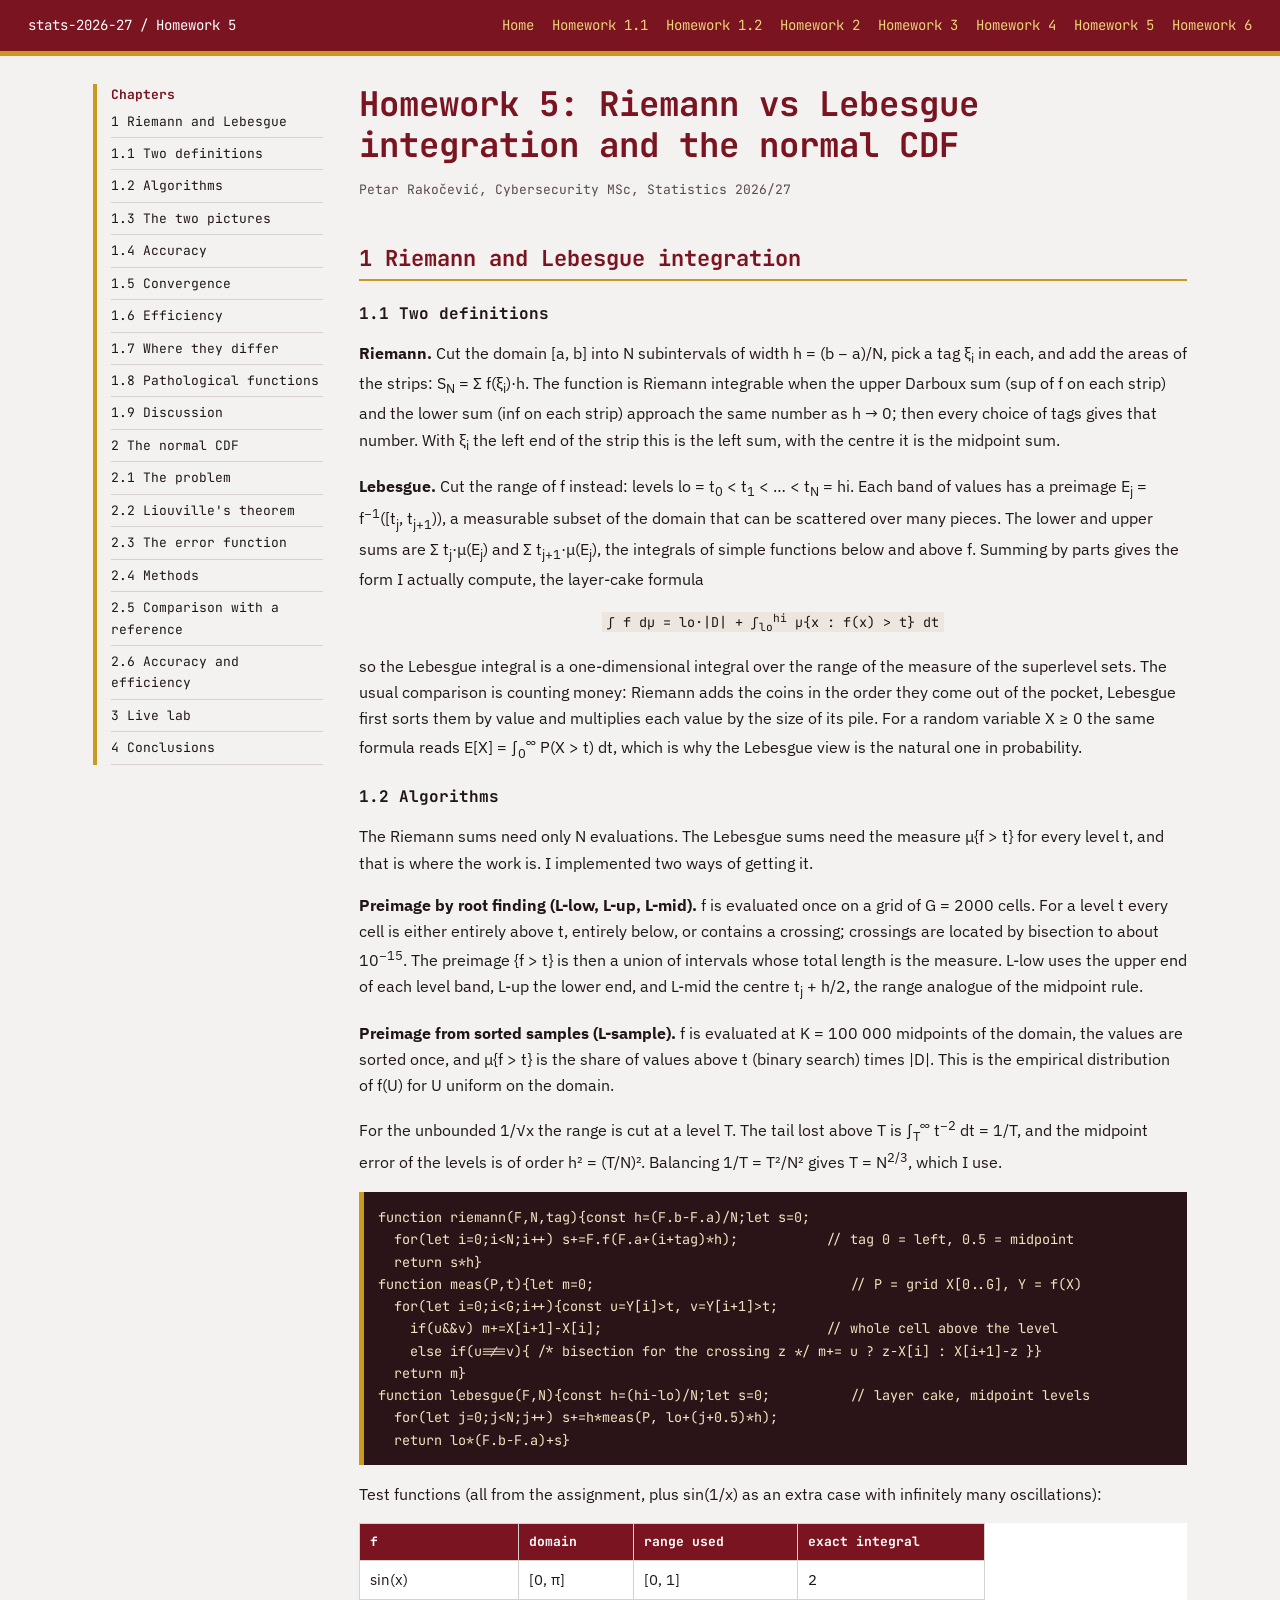
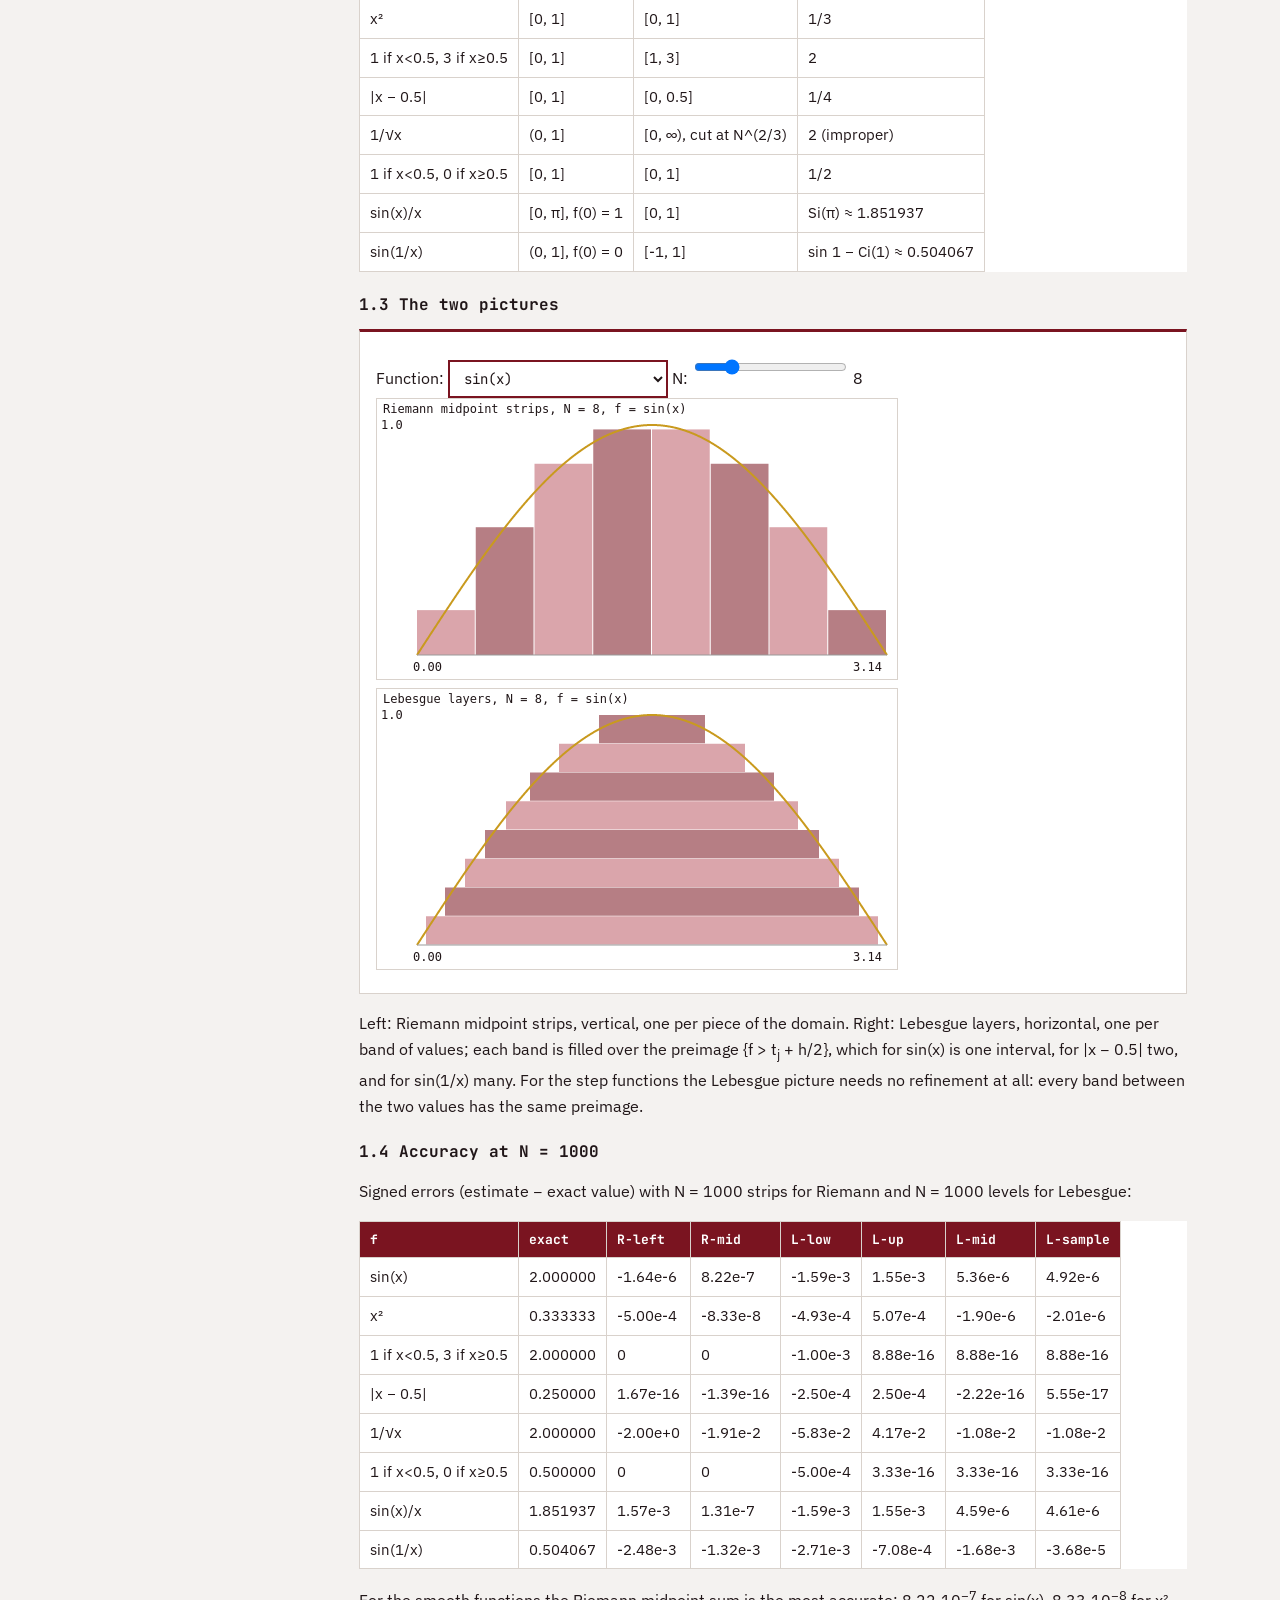
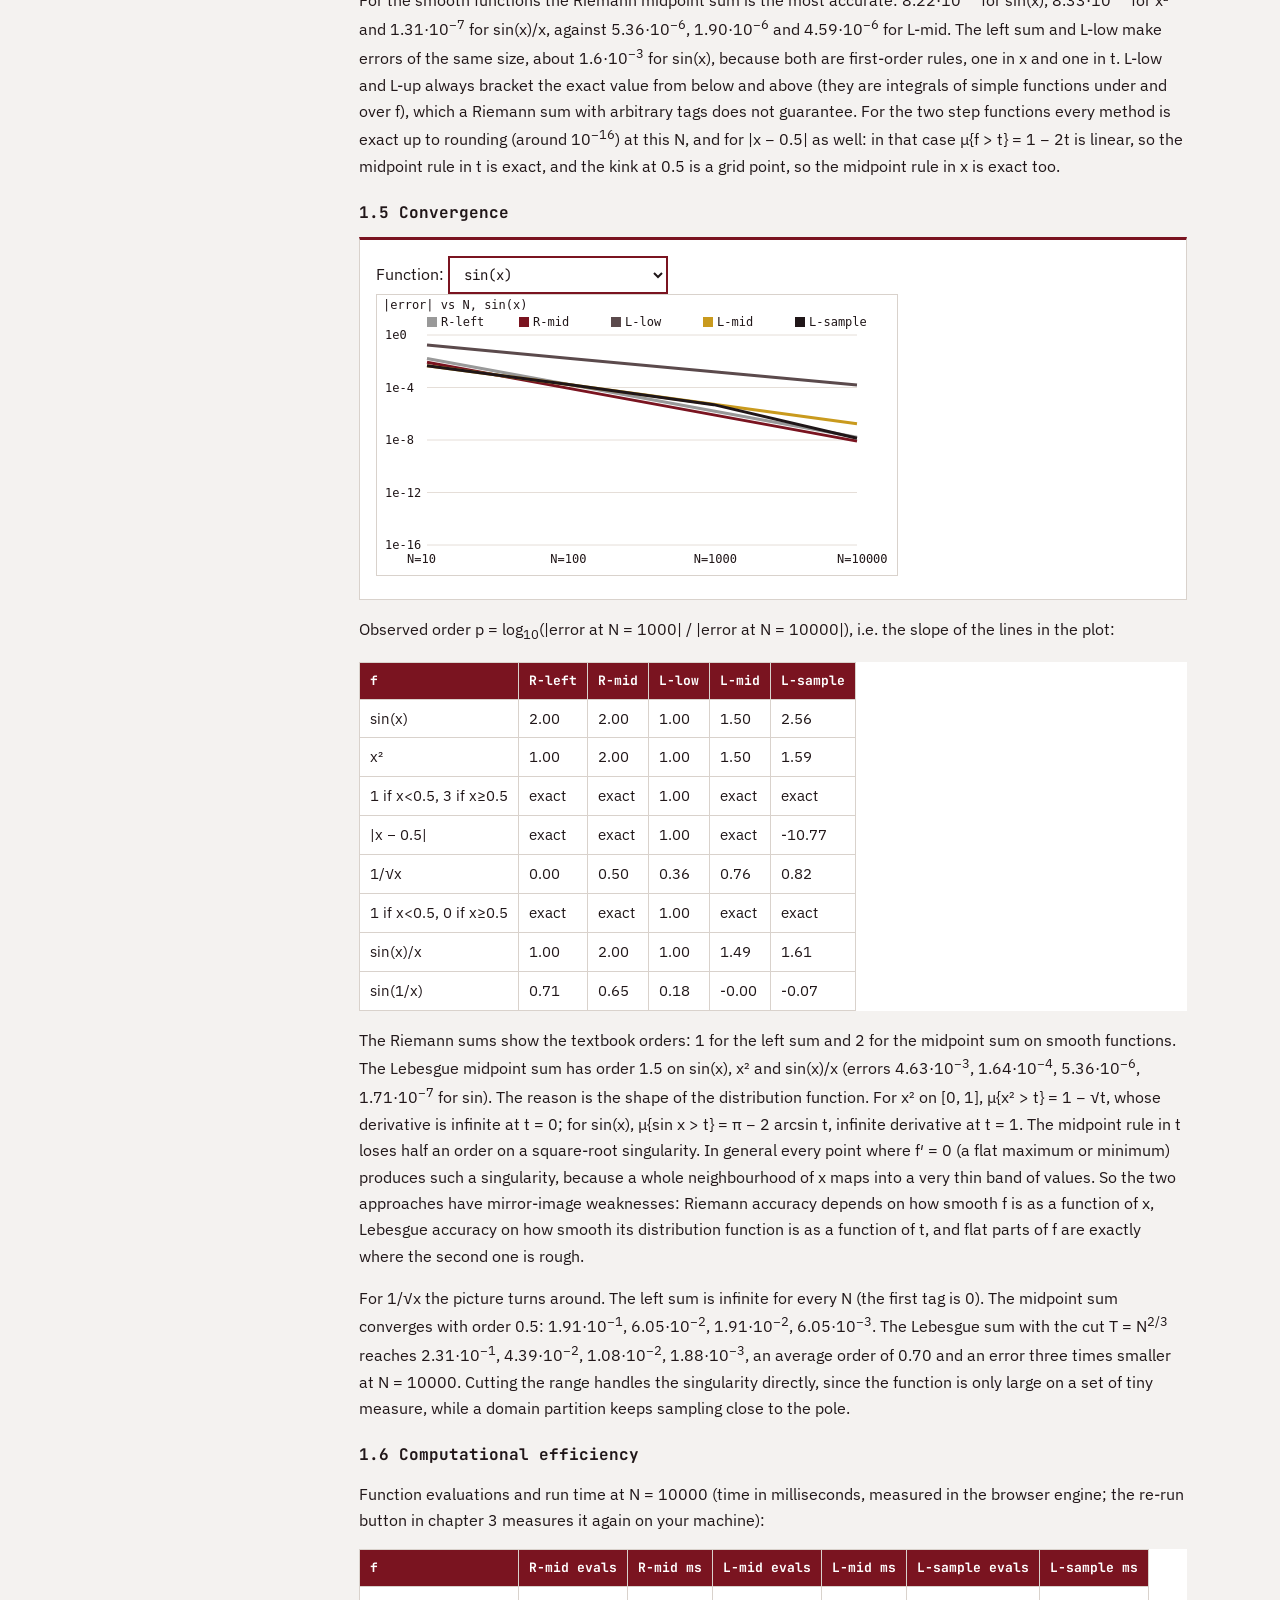
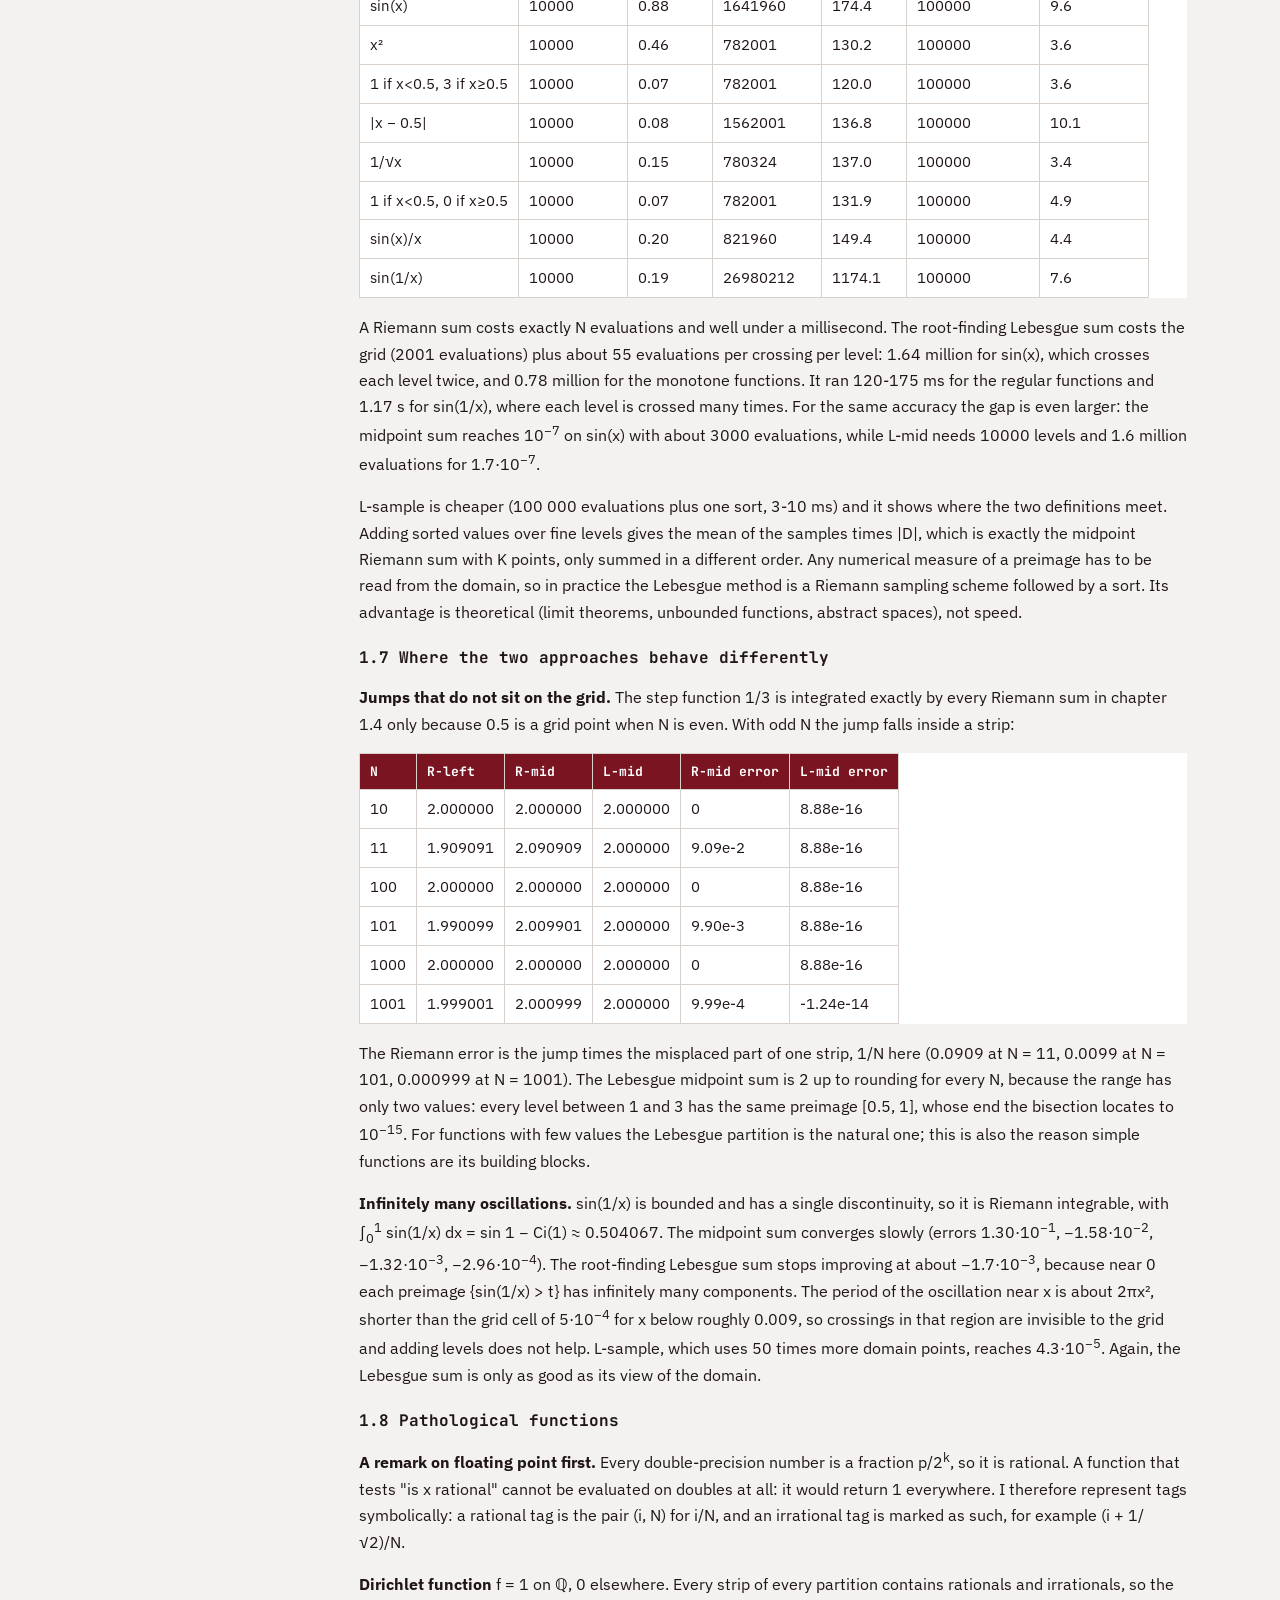
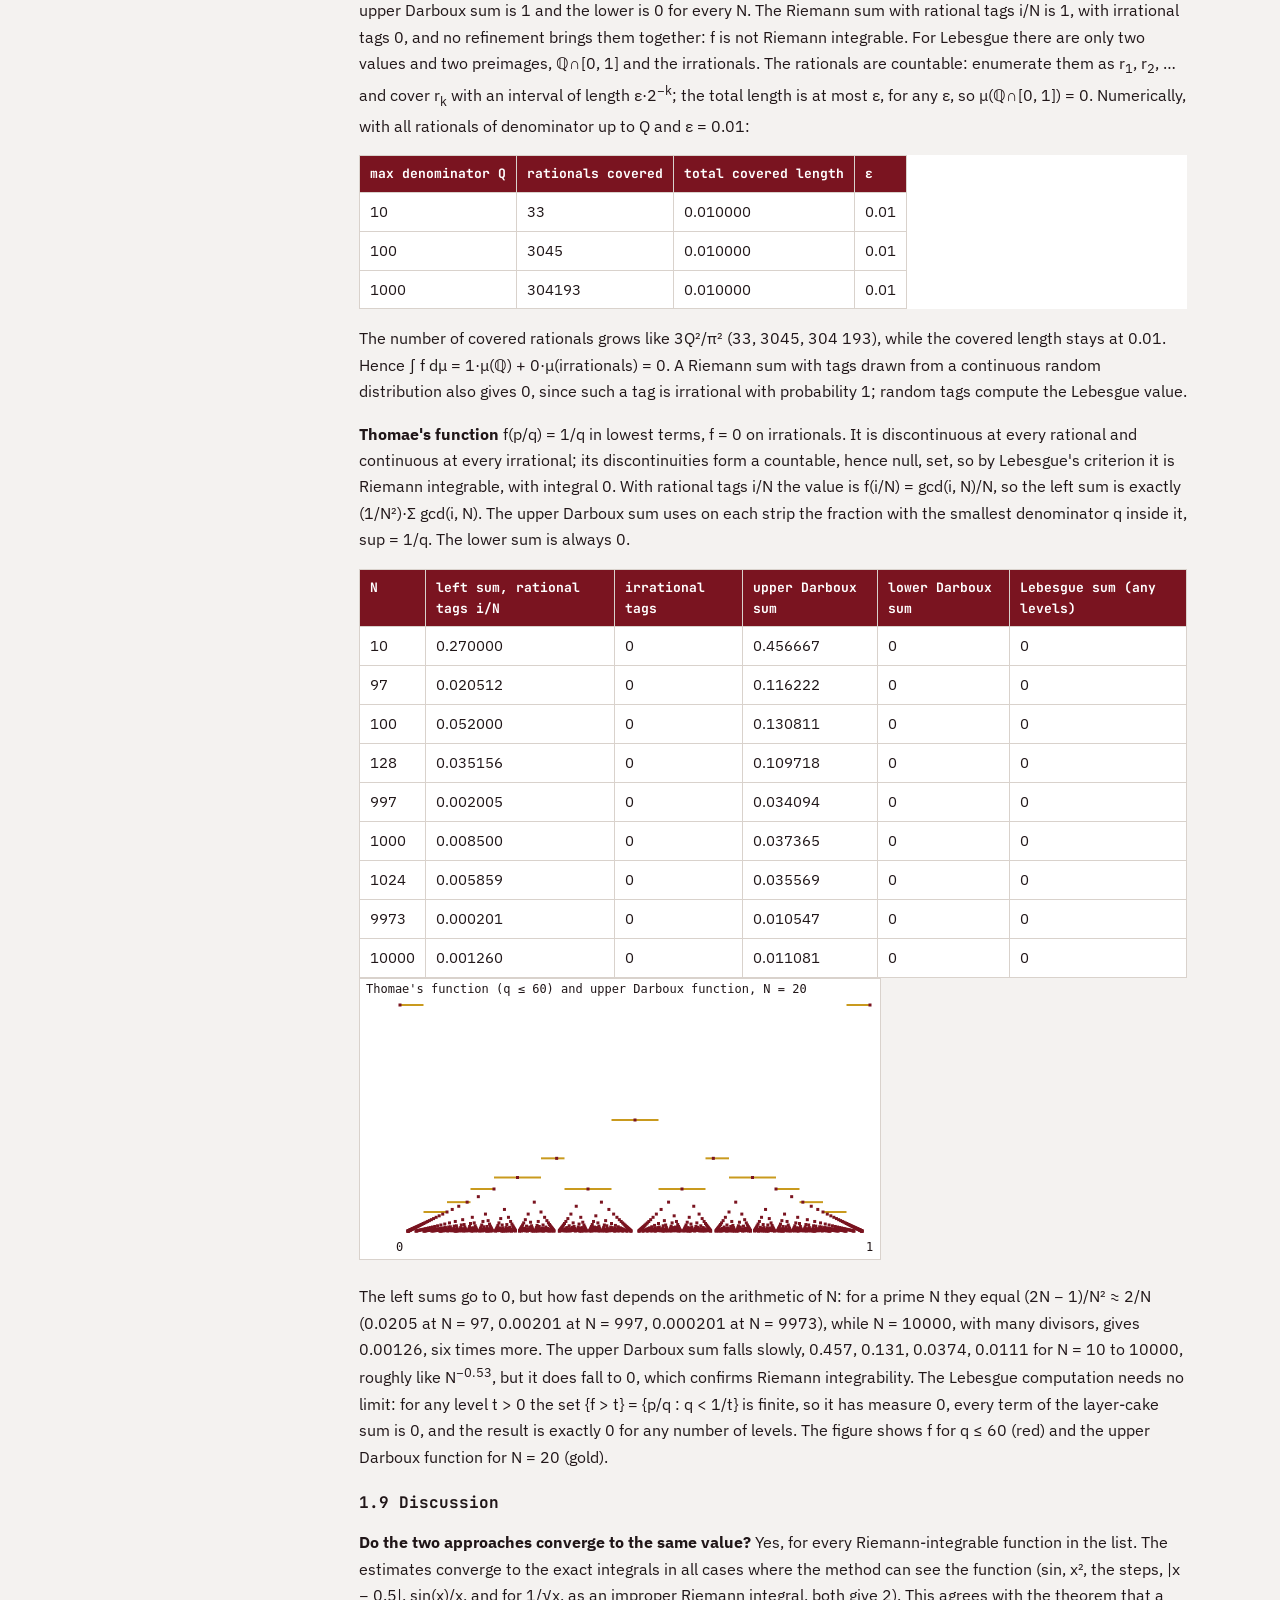
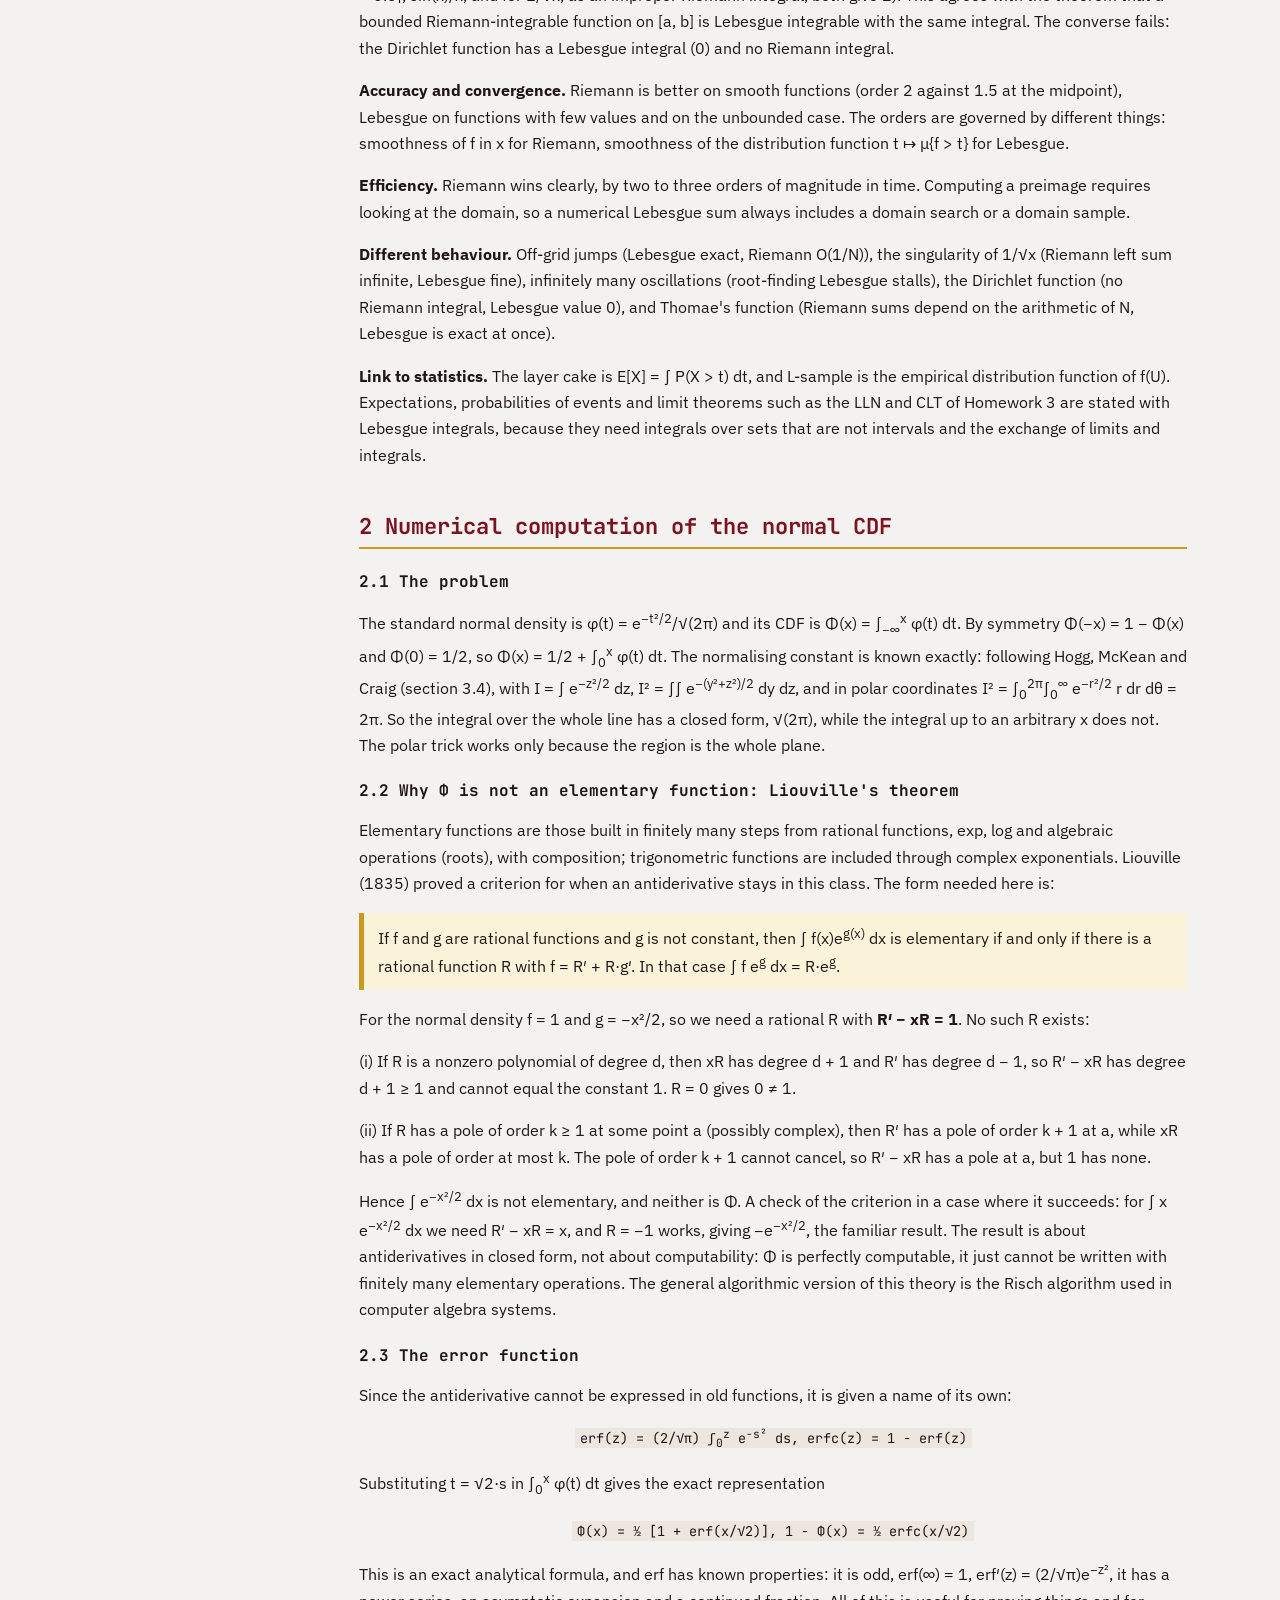
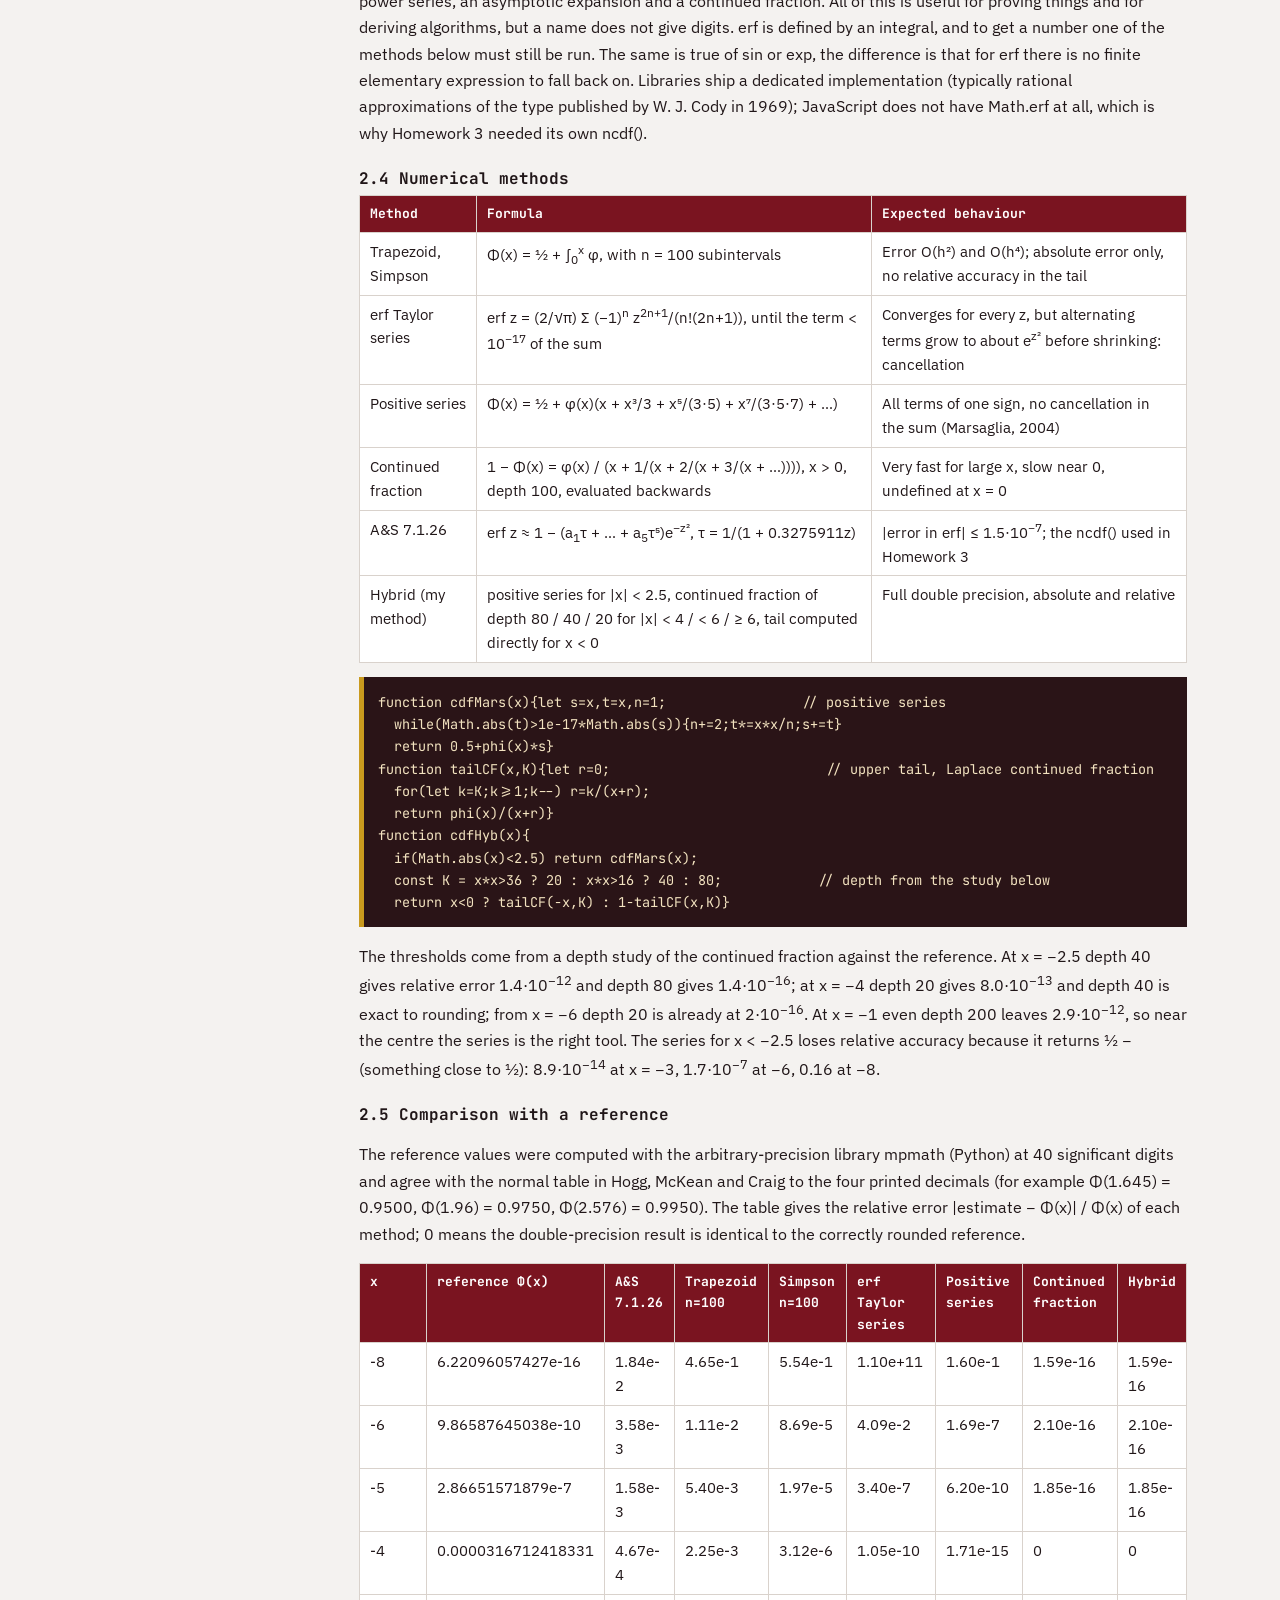
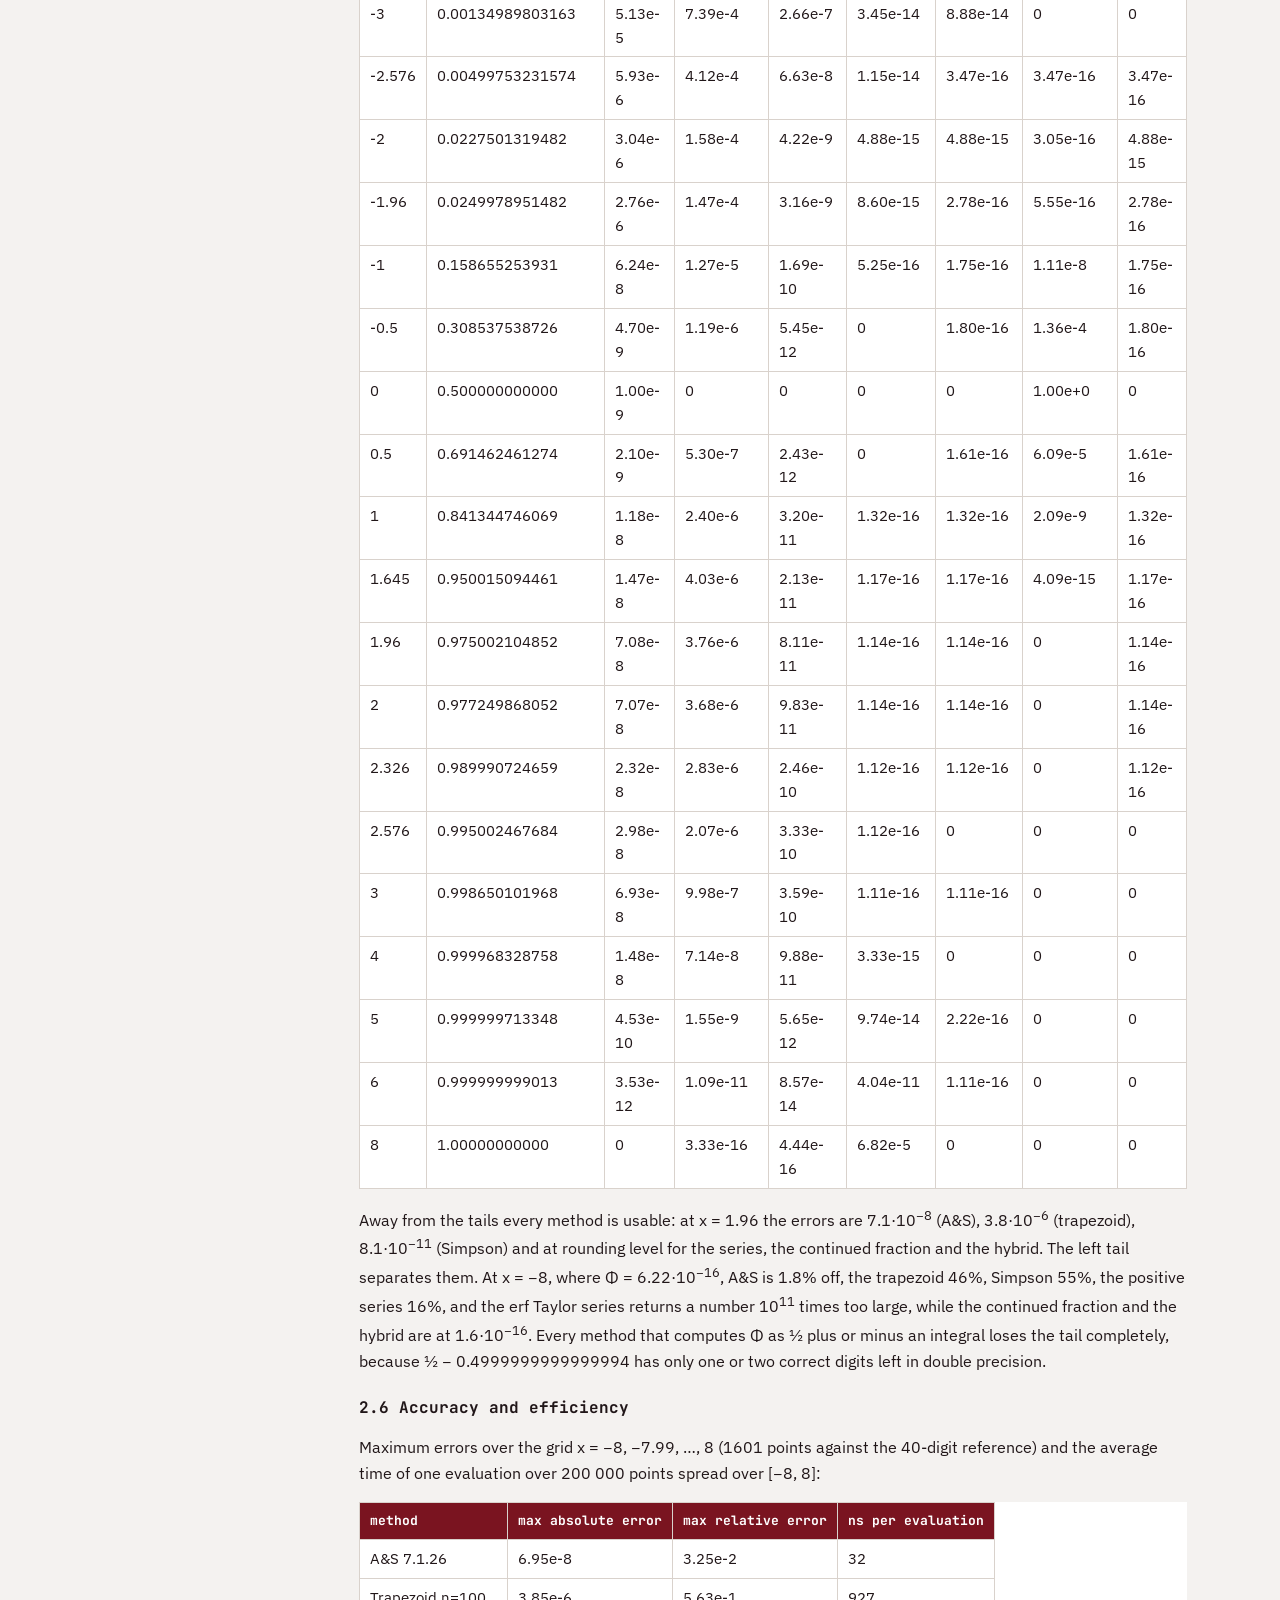
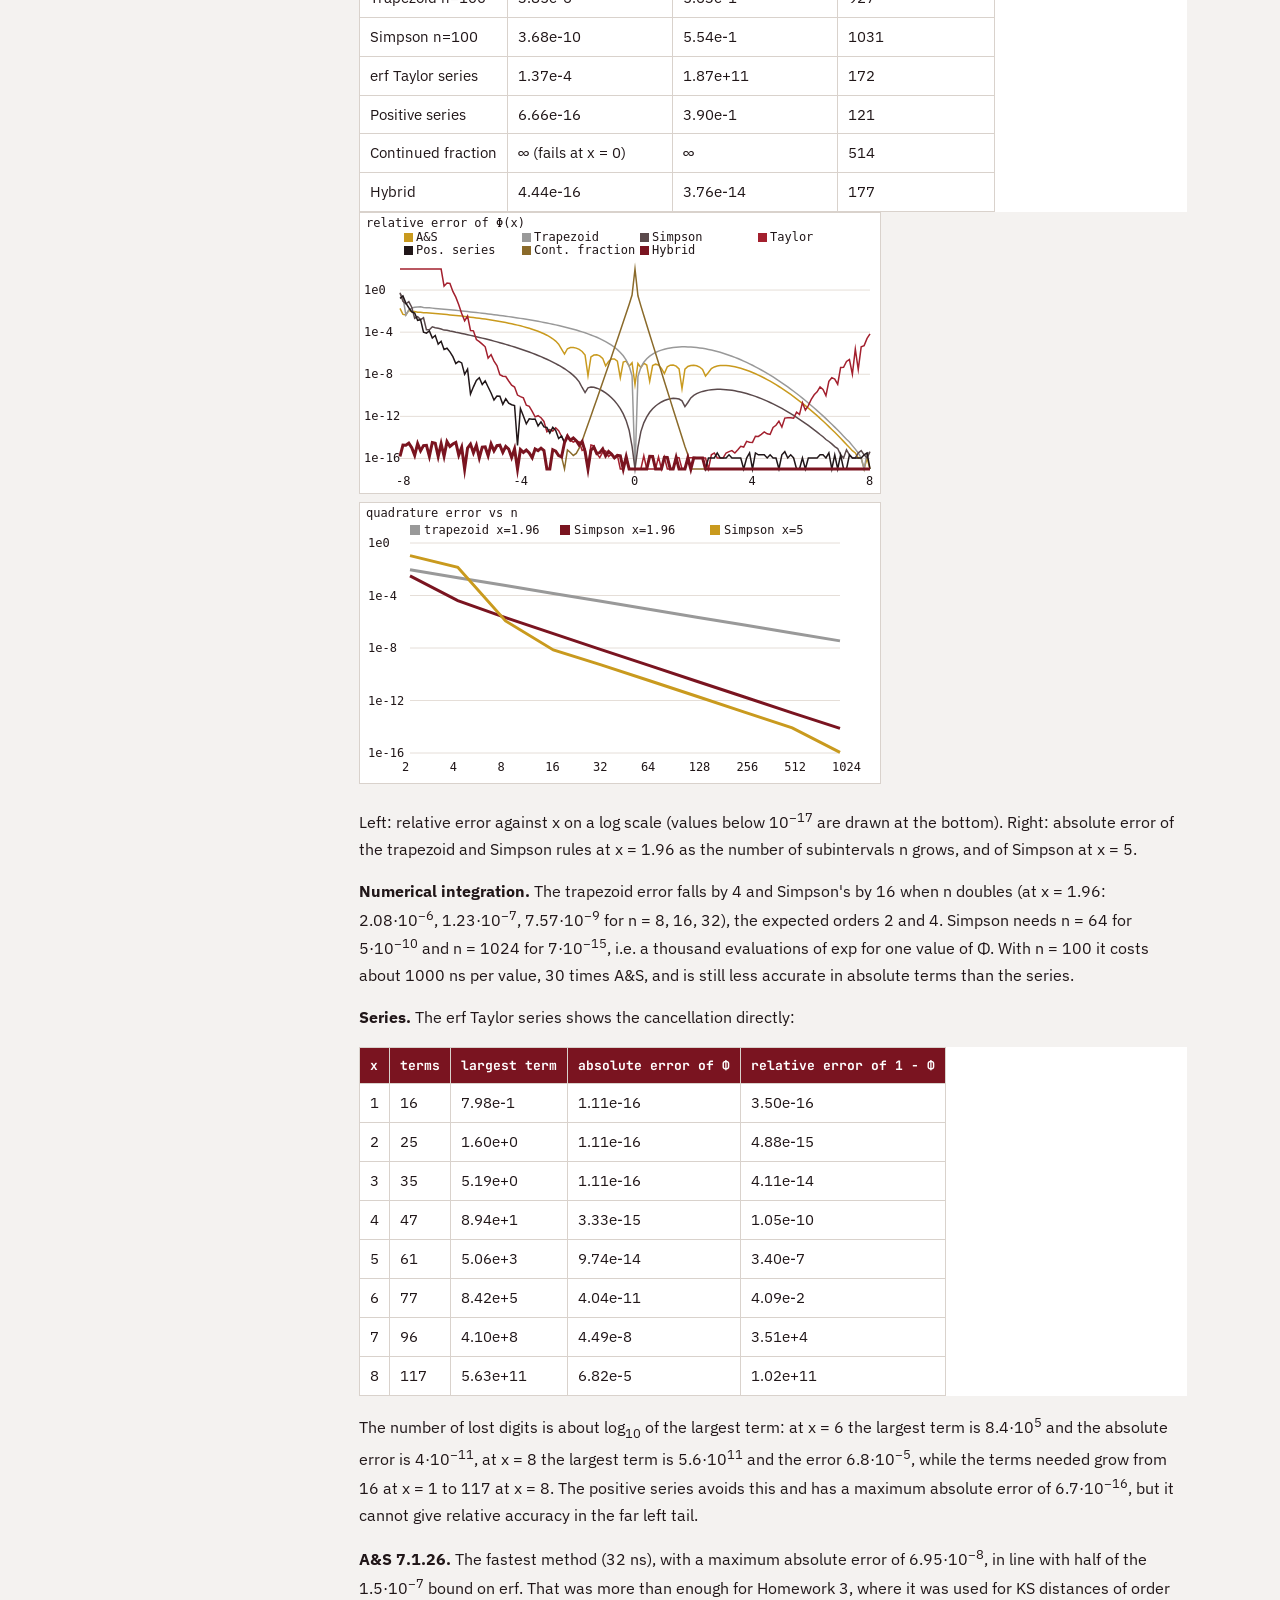
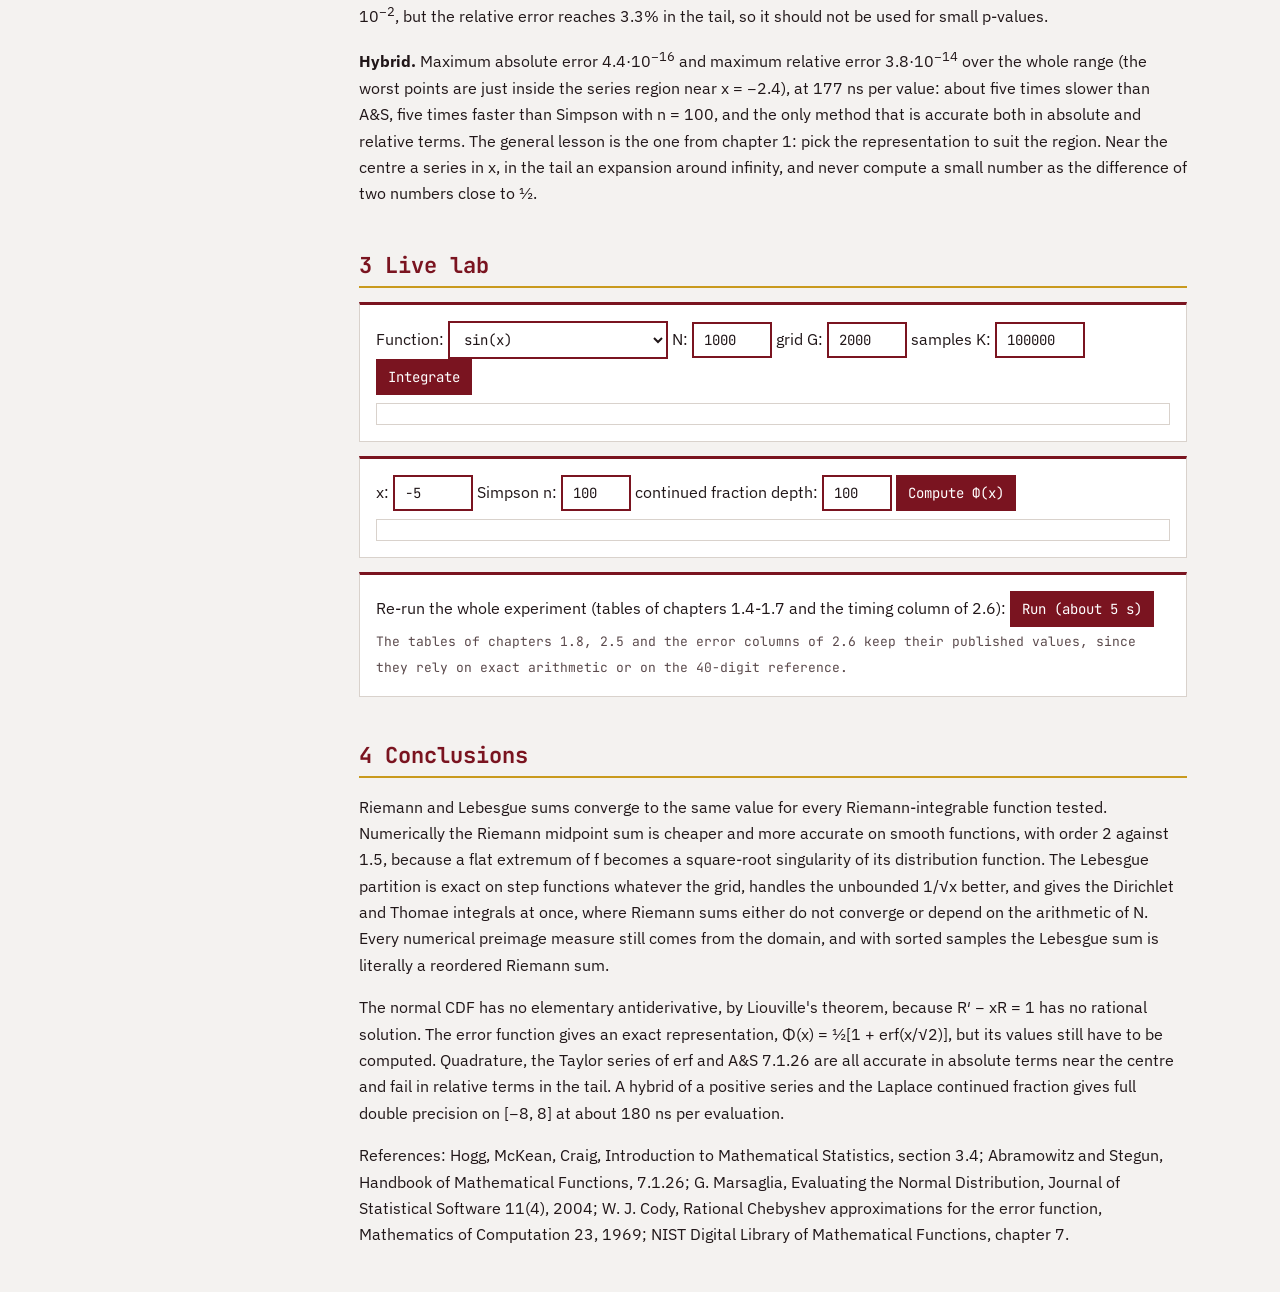
<file: homework5.html>
<!DOCTYPE html><html lang="en"><head><meta charset="utf-8"><meta name="viewport" content="width=device-width,initial-scale=1"><title>Homework 5 | Petar Rakočević</title>
<link href="https://fonts.googleapis.com/css2?family=IBM+Plex+Sans:wght@400;600&family=JetBrains+Mono:wght@400;700&display=swap" rel="stylesheet"><link rel="stylesheet" href="style.css"></head><body>
<header class="top"><span>stats-2026-27 / Homework 5</span><span><a href="index.html">Home</a><a href="homework1.html">Homework 1.1</a><a href="homework2.html">Homework 1.2</a><a href="hmwk2.html">Homework 2</a><a href="homework3.html">Homework 3</a><a href="homework4.html">Homework 4</a><a href="homework5.html">Homework 5</a><a href="homework6.html">Homework 6</a></span></header>
<div class="wrap"><aside><b>Chapters</b><a href="#ex1">1 Riemann and Lebesgue</a><a href="#def">1.1 Two definitions</a><a href="#alg">1.2 Algorithms</a><a href="#pic">1.3 The two pictures</a><a href="#acc">1.4 Accuracy</a><a href="#conv">1.5 Convergence</a><a href="#eff">1.6 Efficiency</a><a href="#diff">1.7 Where they differ</a><a href="#path">1.8 Pathological functions</a><a href="#disc">1.9 Discussion</a><a href="#ex2">2 The normal CDF</a><a href="#prob">2.1 The problem</a><a href="#liou">2.2 Liouville's theorem</a><a href="#erf">2.3 The error function</a><a href="#meth">2.4 Methods</a><a href="#ref">2.5 Comparison with a reference</a><a href="#eff2">2.6 Accuracy and efficiency</a><a href="#lab">3 Live lab</a><a href="#end">4 Conclusions</a></aside><main>
<h1>Homework 5: Riemann vs Lebesgue integration and the normal CDF</h1><p class="meta">Petar Rakočević, Cybersecurity MSc, Statistics 2026/27</p>
<h2 id="ex1">1 Riemann and Lebesgue integration</h2>
<h3 id="def">1.1 Two definitions</h3>
<p><b>Riemann.</b> Cut the domain [a, b] into N subintervals of width h = (b − a)/N, pick a tag ξ<sub>i</sub> in each, and add the areas of the strips: S<sub>N</sub> = Σ f(ξ<sub>i</sub>)·h. The function is Riemann integrable when the upper Darboux sum (sup of f on each strip) and the lower sum (inf on each strip) approach the same number as h → 0; then every choice of tags gives that number. With ξ<sub>i</sub> the left end of the strip this is the left sum, with the centre it is the midpoint sum.</p>
<p><b>Lebesgue.</b> Cut the range of f instead: levels lo = t<sub>0</sub> &lt; t<sub>1</sub> &lt; … &lt; t<sub>N</sub> = hi. Each band of values has a preimage E<sub>j</sub> = f<sup>−1</sup>([t<sub>j</sub>, t<sub>j+1</sub>)), a measurable subset of the domain that can be scattered over many pieces. The lower and upper sums are Σ t<sub>j</sub>·μ(E<sub>j</sub>) and Σ t<sub>j+1</sub>·μ(E<sub>j</sub>), the integrals of simple functions below and above f. Summing by parts gives the form I actually compute, the layer-cake formula</p>
<p style="text-align:center"><code>∫ f dμ = lo·|D| + ∫<sub>lo</sub><sup>hi</sup> μ{x : f(x) &gt; t} dt</code></p>
<p>so the Lebesgue integral is a one-dimensional integral over the range of the measure of the superlevel sets. The usual comparison is counting money: Riemann adds the coins in the order they come out of the pocket, Lebesgue first sorts them by value and multiplies each value by the size of its pile. For a random variable X ≥ 0 the same formula reads E[X] = ∫<sub>0</sub><sup>∞</sup> P(X &gt; t) dt, which is why the Lebesgue view is the natural one in probability.</p>
<h3 id="alg">1.2 Algorithms</h3>
<p>The Riemann sums need only N evaluations. The Lebesgue sums need the measure μ{f &gt; t} for every level t, and that is where the work is. I implemented two ways of getting it.</p>
<p><b>Preimage by root finding (L-low, L-up, L-mid).</b> f is evaluated once on a grid of G = 2000 cells. For a level t every cell is either entirely above t, entirely below, or contains a crossing; crossings are located by bisection to about 10<sup>−15</sup>. The preimage {f &gt; t} is then a union of intervals whose total length is the measure. L-low uses the upper end of each level band, L-up the lower end, and L-mid the centre t<sub>j</sub> + h/2, the range analogue of the midpoint rule.</p>
<p><b>Preimage from sorted samples (L-sample).</b> f is evaluated at K = 100 000 midpoints of the domain, the values are sorted once, and μ{f &gt; t} is the share of values above t (binary search) times |D|. This is the empirical distribution of f(U) for U uniform on the domain.</p>
<p>For the unbounded 1/√x the range is cut at a level T. The tail lost above T is ∫<sub>T</sub><sup>∞</sup> t<sup>−2</sup> dt = 1/T, and the midpoint error of the levels is of order h² = (T/N)². Balancing 1/T = T²/N² gives T = N<sup>2/3</sup>, which I use.</p>
<pre>function riemann(F,N,tag){const h=(F.b-F.a)/N;let s=0;
  for(let i=0;i&lt;N;i++) s+=F.f(F.a+(i+tag)*h);           // tag 0 = left, 0.5 = midpoint
  return s*h}
function meas(P,t){let m=0;                                // P = grid X[0..G], Y = f(X)
  for(let i=0;i&lt;G;i++){const u=Y[i]&gt;t, v=Y[i+1]&gt;t;
    if(u&amp;&amp;v) m+=X[i+1]-X[i];                            // whole cell above the level
    else if(u!==v){ /* bisection for the crossing z */ m+= u ? z-X[i] : X[i+1]-z }}
  return m}
function lebesgue(F,N){const h=(hi-lo)/N;let s=0;          // layer cake, midpoint levels
  for(let j=0;j&lt;N;j++) s+=h*meas(P, lo+(j+0.5)*h);
  return lo*(F.b-F.a)+s}</pre>
<p>Test functions (all from the assignment, plus sin(1/x) as an extra case with infinitely many oscillations):</p>
<div id="t0"></div>
<h3 id="pic">1.3 The two pictures</h3>
<div class="box">Function: <select id="pf"></select> N: <input id="pn" type="range" min="2" max="40" value="8"> <span id="pv">8</span><br>
<canvas id="c1" width="520" height="280"></canvas> <canvas id="c2" width="520" height="280"></canvas></div>
<p>Left: Riemann midpoint strips, vertical, one per piece of the domain. Right: Lebesgue layers, horizontal, one per band of values; each band is filled over the preimage {f &gt; t<sub>j</sub> + h/2}, which for sin(x) is one interval, for |x − 0.5| two, and for sin(1/x) many. For the step functions the Lebesgue picture needs no refinement at all: every band between the two values has the same preimage.</p>
<h3 id="acc">1.4 Accuracy at N = 1000</h3>
<p>Signed errors (estimate − exact value) with N = 1000 strips for Riemann and N = 1000 levels for Lebesgue:</p>
<div id="t1"></div>
<p>For the smooth functions the Riemann midpoint sum is the most accurate: 8.22·10<sup>−7</sup> for sin(x), 8.33·10<sup>−8</sup> for x² and 1.31·10<sup>−7</sup> for sin(x)/x, against 5.36·10<sup>−6</sup>, 1.90·10<sup>−6</sup> and 4.59·10<sup>−6</sup> for L-mid. The left sum and L-low make errors of the same size, about 1.6·10<sup>−3</sup> for sin(x), because both are first-order rules, one in x and one in t. L-low and L-up always bracket the exact value from below and above (they are integrals of simple functions under and over f), which a Riemann sum with arbitrary tags does not guarantee. For the two step functions every method is exact up to rounding (around 10<sup>−16</sup>) at this N, and for |x − 0.5| as well: in that case μ{f &gt; t} = 1 − 2t is linear, so the midpoint rule in t is exact, and the kink at 0.5 is a grid point, so the midpoint rule in x is exact too.</p>
<h3 id="conv">1.5 Convergence</h3>
<div class="box">Function: <select id="cf"></select><canvas id="c3" width="520" height="280"></canvas></div>
<p>Observed order p = log<sub>10</sub>(|error at N = 1000| / |error at N = 10000|), i.e. the slope of the lines in the plot:</p>
<div id="t2"></div>
<p>The Riemann sums show the textbook orders: 1 for the left sum and 2 for the midpoint sum on smooth functions. The Lebesgue midpoint sum has order 1.5 on sin(x), x² and sin(x)/x (errors 4.63·10<sup>−3</sup>, 1.64·10<sup>−4</sup>, 5.36·10<sup>−6</sup>, 1.71·10<sup>−7</sup> for sin). The reason is the shape of the distribution function. For x² on [0, 1], μ{x² &gt; t} = 1 − √t, whose derivative is infinite at t = 0; for sin(x), μ{sin x &gt; t} = π − 2 arcsin t, infinite derivative at t = 1. The midpoint rule in t loses half an order on a square-root singularity. In general every point where f′ = 0 (a flat maximum or minimum) produces such a singularity, because a whole neighbourhood of x maps into a very thin band of values. So the two approaches have mirror-image weaknesses: Riemann accuracy depends on how smooth f is as a function of x, Lebesgue accuracy on how smooth its distribution function is as a function of t, and flat parts of f are exactly where the second one is rough.</p>
<p>For 1/√x the picture turns around. The left sum is infinite for every N (the first tag is 0). The midpoint sum converges with order 0.5: 1.91·10<sup>−1</sup>, 6.05·10<sup>−2</sup>, 1.91·10<sup>−2</sup>, 6.05·10<sup>−3</sup>. The Lebesgue sum with the cut T = N<sup>2/3</sup> reaches 2.31·10<sup>−1</sup>, 4.39·10<sup>−2</sup>, 1.08·10<sup>−2</sup>, 1.88·10<sup>−3</sup>, an average order of 0.70 and an error three times smaller at N = 10000. Cutting the range handles the singularity directly, since the function is only large on a set of tiny measure, while a domain partition keeps sampling close to the pole.</p>
<h3 id="eff">1.6 Computational efficiency</h3>
<p>Function evaluations and run time at N = 10000 (time in milliseconds, measured in the browser engine; the re-run button in chapter 3 measures it again on your machine):</p>
<div id="t3"></div>
<p>A Riemann sum costs exactly N evaluations and well under a millisecond. The root-finding Lebesgue sum costs the grid (2001 evaluations) plus about 55 evaluations per crossing per level: 1.64 million for sin(x), which crosses each level twice, and 0.78 million for the monotone functions. It ran 120-175 ms for the regular functions and 1.17 s for sin(1/x), where each level is crossed many times. For the same accuracy the gap is even larger: the midpoint sum reaches 10<sup>−7</sup> on sin(x) with about 3000 evaluations, while L-mid needs 10000 levels and 1.6 million evaluations for 1.7·10<sup>−7</sup>.</p>
<p>L-sample is cheaper (100 000 evaluations plus one sort, 3-10 ms) and it shows where the two definitions meet. Adding sorted values over fine levels gives the mean of the samples times |D|, which is exactly the midpoint Riemann sum with K points, only summed in a different order. Any numerical measure of a preimage has to be read from the domain, so in practice the Lebesgue method is a Riemann sampling scheme followed by a sort. Its advantage is theoretical (limit theorems, unbounded functions, abstract spaces), not speed.</p>
<h3 id="diff">1.7 Where the two approaches behave differently</h3>
<p><b>Jumps that do not sit on the grid.</b> The step function 1/3 is integrated exactly by every Riemann sum in chapter 1.4 only because 0.5 is a grid point when N is even. With odd N the jump falls inside a strip:</p>
<div id="t4"></div>
<p>The Riemann error is the jump times the misplaced part of one strip, 1/N here (0.0909 at N = 11, 0.0099 at N = 101, 0.000999 at N = 1001). The Lebesgue midpoint sum is 2 up to rounding for every N, because the range has only two values: every level between 1 and 3 has the same preimage [0.5, 1], whose end the bisection locates to 10<sup>−15</sup>. For functions with few values the Lebesgue partition is the natural one; this is also the reason simple functions are its building blocks.</p>
<p><b>Infinitely many oscillations.</b> sin(1/x) is bounded and has a single discontinuity, so it is Riemann integrable, with ∫<sub>0</sub><sup>1</sup> sin(1/x) dx = sin 1 − Ci(1) ≈ 0.504067. The midpoint sum converges slowly (errors 1.30·10<sup>−1</sup>, −1.58·10<sup>−2</sup>, −1.32·10<sup>−3</sup>, −2.96·10<sup>−4</sup>). The root-finding Lebesgue sum stops improving at about −1.7·10<sup>−3</sup>, because near 0 each preimage {sin(1/x) &gt; t} has infinitely many components. The period of the oscillation near x is about 2πx², shorter than the grid cell of 5·10<sup>−4</sup> for x below roughly 0.009, so crossings in that region are invisible to the grid and adding levels does not help. L-sample, which uses 50 times more domain points, reaches 4.3·10<sup>−5</sup>. Again, the Lebesgue sum is only as good as its view of the domain.</p>
<h3 id="path">1.8 Pathological functions</h3>
<p><b>A remark on floating point first.</b> Every double-precision number is a fraction p/2<sup>k</sup>, so it is rational. A function that tests "is x rational" cannot be evaluated on doubles at all: it would return 1 everywhere. I therefore represent tags symbolically: a rational tag is the pair (i, N) for i/N, and an irrational tag is marked as such, for example (i + 1/√2)/N.</p>
<p><b>Dirichlet function</b> f = 1 on ℚ, 0 elsewhere. Every strip of every partition contains rationals and irrationals, so the upper Darboux sum is 1 and the lower is 0 for every N. The Riemann sum with rational tags i/N is 1, with irrational tags 0, and no refinement brings them together: f is not Riemann integrable. For Lebesgue there are only two values and two preimages, ℚ∩[0, 1] and the irrationals. The rationals are countable: enumerate them as r<sub>1</sub>, r<sub>2</sub>, … and cover r<sub>k</sub> with an interval of length ε·2<sup>−k</sup>; the total length is at most ε, for any ε, so μ(ℚ∩[0, 1]) = 0. Numerically, with all rationals of denominator up to Q and ε = 0.01:</p>
<div id="t5"></div>
<p>The number of covered rationals grows like 3Q²/π² (33, 3045, 304 193), while the covered length stays at 0.01. Hence ∫ f dμ = 1·μ(ℚ) + 0·μ(irrationals) = 0. A Riemann sum with tags drawn from a continuous random distribution also gives 0, since such a tag is irrational with probability 1; random tags compute the Lebesgue value.</p>
<p><b>Thomae's function</b> f(p/q) = 1/q in lowest terms, f = 0 on irrationals. It is discontinuous at every rational and continuous at every irrational; its discontinuities form a countable, hence null, set, so by Lebesgue's criterion it is Riemann integrable, with integral 0. With rational tags i/N the value is f(i/N) = gcd(i, N)/N, so the left sum is exactly (1/N²)·Σ gcd(i, N). The upper Darboux sum uses on each strip the fraction with the smallest denominator q inside it, sup = 1/q. The lower sum is always 0.</p>
<div id="t6"></div><canvas id="c4" width="520" height="280"></canvas>
<p>The left sums go to 0, but how fast depends on the arithmetic of N: for a prime N they equal (2N − 1)/N² ≈ 2/N (0.0205 at N = 97, 0.00201 at N = 997, 0.000201 at N = 9973), while N = 10000, with many divisors, gives 0.00126, six times more. The upper Darboux sum falls slowly, 0.457, 0.131, 0.0374, 0.0111 for N = 10 to 10000, roughly like N<sup>−0.53</sup>, but it does fall to 0, which confirms Riemann integrability. The Lebesgue computation needs no limit: for any level t &gt; 0 the set {f &gt; t} = {p/q : q &lt; 1/t} is finite, so it has measure 0, every term of the layer-cake sum is 0, and the result is exactly 0 for any number of levels. The figure shows f for q ≤ 60 (red) and the upper Darboux function for N = 20 (gold).</p>
<h3 id="disc">1.9 Discussion</h3>
<p><b>Do the two approaches converge to the same value?</b> Yes, for every Riemann-integrable function in the list. The estimates converge to the exact integrals in all cases where the method can see the function (sin, x², the steps, |x − 0.5|, sin(x)/x, and for 1/√x, as an improper Riemann integral, both give 2). This agrees with the theorem that a bounded Riemann-integrable function on [a, b] is Lebesgue integrable with the same integral. The converse fails: the Dirichlet function has a Lebesgue integral (0) and no Riemann integral.</p>
<p><b>Accuracy and convergence.</b> Riemann is better on smooth functions (order 2 against 1.5 at the midpoint), Lebesgue on functions with few values and on the unbounded case. The orders are governed by different things: smoothness of f in x for Riemann, smoothness of the distribution function t ↦ μ{f &gt; t} for Lebesgue.</p>
<p><b>Efficiency.</b> Riemann wins clearly, by two to three orders of magnitude in time. Computing a preimage requires looking at the domain, so a numerical Lebesgue sum always includes a domain search or a domain sample.</p>
<p><b>Different behaviour.</b> Off-grid jumps (Lebesgue exact, Riemann O(1/N)), the singularity of 1/√x (Riemann left sum infinite, Lebesgue fine), infinitely many oscillations (root-finding Lebesgue stalls), the Dirichlet function (no Riemann integral, Lebesgue value 0), and Thomae's function (Riemann sums depend on the arithmetic of N, Lebesgue is exact at once).</p>
<p><b>Link to statistics.</b> The layer cake is E[X] = ∫ P(X &gt; t) dt, and L-sample is the empirical distribution function of f(U). Expectations, probabilities of events and limit theorems such as the LLN and CLT of Homework 3 are stated with Lebesgue integrals, because they need integrals over sets that are not intervals and the exchange of limits and integrals.</p>
<h2 id="ex2">2 Numerical computation of the normal CDF</h2>
<h3 id="prob">2.1 The problem</h3>
<p>The standard normal density is φ(t) = e<sup>−t²/2</sup>/√(2π) and its CDF is Φ(x) = ∫<sub>−∞</sub><sup>x</sup> φ(t) dt. By symmetry Φ(−x) = 1 − Φ(x) and Φ(0) = 1/2, so Φ(x) = 1/2 + ∫<sub>0</sub><sup>x</sup> φ(t) dt. The normalising constant is known exactly: following Hogg, McKean and Craig (section 3.4), with I = ∫ e<sup>−z²/2</sup> dz, I² = ∫∫ e<sup>−(y²+z²)/2</sup> dy dz, and in polar coordinates I² = ∫<sub>0</sub><sup>2π</sup>∫<sub>0</sub><sup>∞</sup> e<sup>−r²/2</sup> r dr dθ = 2π. So the integral over the whole line has a closed form, √(2π), while the integral up to an arbitrary x does not. The polar trick works only because the region is the whole plane.</p>
<h3 id="liou">2.2 Why Φ is not an elementary function: Liouville's theorem</h3>
<p>Elementary functions are those built in finitely many steps from rational functions, exp, log and algebraic operations (roots), with composition; trigonometric functions are included through complex exponentials. Liouville (1835) proved a criterion for when an antiderivative stays in this class. The form needed here is:</p>
<div class="note">If f and g are rational functions and g is not constant, then ∫ f(x)e<sup>g(x)</sup> dx is elementary if and only if there is a rational function R with f = R′ + R·g′. In that case ∫ f e<sup>g</sup> dx = R·e<sup>g</sup>.</div>
<p>For the normal density f = 1 and g = −x²/2, so we need a rational R with <b>R′ − xR = 1</b>. No such R exists:</p>
<p>(i) If R is a nonzero polynomial of degree d, then xR has degree d + 1 and R′ has degree d − 1, so R′ − xR has degree d + 1 ≥ 1 and cannot equal the constant 1. R = 0 gives 0 ≠ 1.</p>
<p>(ii) If R has a pole of order k ≥ 1 at some point a (possibly complex), then R′ has a pole of order k + 1 at a, while xR has a pole of order at most k. The pole of order k + 1 cannot cancel, so R′ − xR has a pole at a, but 1 has none.</p>
<p>Hence ∫ e<sup>−x²/2</sup> dx is not elementary, and neither is Φ. A check of the criterion in a case where it succeeds: for ∫ x e<sup>−x²/2</sup> dx we need R′ − xR = x, and R = −1 works, giving −e<sup>−x²/2</sup>, the familiar result. The result is about antiderivatives in closed form, not about computability: Φ is perfectly computable, it just cannot be written with finitely many elementary operations. The general algorithmic version of this theory is the Risch algorithm used in computer algebra systems.</p>
<h3 id="erf">2.3 The error function</h3>
<p>Since the antiderivative cannot be expressed in old functions, it is given a name of its own:</p>
<p style="text-align:center"><code>erf(z) = (2/√π) ∫<sub>0</sub><sup>z</sup> e<sup>−s²</sup> ds,  erfc(z) = 1 − erf(z)</code></p>
<p>Substituting t = √2·s in ∫<sub>0</sub><sup>x</sup> φ(t) dt gives the exact representation</p>
<p style="text-align:center"><code>Φ(x) = ½ [1 + erf(x/√2)],  1 − Φ(x) = ½ erfc(x/√2)</code></p>
<p>This is an exact analytical formula, and erf has known properties: it is odd, erf(∞) = 1, erf′(z) = (2/√π)e<sup>−z²</sup>, it has a power series, an asymptotic expansion and a continued fraction. All of this is useful for proving things and for deriving algorithms, but a name does not give digits. erf is defined by an integral, and to get a number one of the methods below must still be run. The same is true of sin or exp, the difference is that for erf there is no finite elementary expression to fall back on. Libraries ship a dedicated implementation (typically rational approximations of the type published by W. J. Cody in 1969); JavaScript does not have Math.erf at all, which is why Homework 3 needed its own ncdf().</p>
<h3 id="meth">2.4 Numerical methods</h3>
<table><tr><th>Method</th><th>Formula</th><th>Expected behaviour</th></tr>
<tr><td>Trapezoid, Simpson</td><td>Φ(x) = ½ + ∫<sub>0</sub><sup>x</sup> φ, with n = 100 subintervals</td><td>Error O(h²) and O(h⁴); absolute error only, no relative accuracy in the tail</td></tr>
<tr><td>erf Taylor series</td><td>erf z = (2/√π) Σ (−1)<sup>n</sup> z<sup>2n+1</sup>/(n!(2n+1)), until the term &lt; 10<sup>−17</sup> of the sum</td><td>Converges for every z, but alternating terms grow to about e<sup>z²</sup> before shrinking: cancellation</td></tr>
<tr><td>Positive series</td><td>Φ(x) = ½ + φ(x)(x + x³/3 + x⁵/(3·5) + x⁷/(3·5·7) + …)</td><td>All terms of one sign, no cancellation in the sum (Marsaglia, 2004)</td></tr>
<tr><td>Continued fraction</td><td>1 − Φ(x) = φ(x) / (x + 1/(x + 2/(x + 3/(x + …)))), x &gt; 0, depth 100, evaluated backwards</td><td>Very fast for large x, slow near 0, undefined at x = 0</td></tr>
<tr><td>A&amp;S 7.1.26</td><td>erf z ≈ 1 − (a<sub>1</sub>τ + … + a<sub>5</sub>τ⁵)e<sup>−z²</sup>, τ = 1/(1 + 0.3275911z)</td><td>|error in erf| ≤ 1.5·10<sup>−7</sup>; the ncdf() used in Homework 3</td></tr>
<tr><td>Hybrid (my method)</td><td>positive series for |x| &lt; 2.5, continued fraction of depth 80 / 40 / 20 for |x| &lt; 4 / &lt; 6 / ≥ 6, tail computed directly for x &lt; 0</td><td>Full double precision, absolute and relative</td></tr></table>
<pre>function cdfMars(x){let s=x,t=x,n=1;                 // positive series
  while(Math.abs(t)&gt;1e-17*Math.abs(s)){n+=2;t*=x*x/n;s+=t}
  return 0.5+phi(x)*s}
function tailCF(x,K){let r=0;                           // upper tail, Laplace continued fraction
  for(let k=K;k&gt;=1;k--) r=k/(x+r);
  return phi(x)/(x+r)}
function cdfHyb(x){
  if(Math.abs(x)&lt;2.5) return cdfMars(x);
  const K = x*x&gt;36 ? 20 : x*x&gt;16 ? 40 : 80;            // depth from the study below
  return x&lt;0 ? tailCF(-x,K) : 1-tailCF(x,K)}</pre>
<p>The thresholds come from a depth study of the continued fraction against the reference. At x = −2.5 depth 40 gives relative error 1.4·10<sup>−12</sup> and depth 80 gives 1.4·10<sup>−16</sup>; at x = −4 depth 20 gives 8.0·10<sup>−13</sup> and depth 40 is exact to rounding; from x = −6 depth 20 is already at 2·10<sup>−16</sup>. At x = −1 even depth 200 leaves 2.9·10<sup>−12</sup>, so near the centre the series is the right tool. The series for x &lt; −2.5 loses relative accuracy because it returns ½ − (something close to ½): 8.9·10<sup>−14</sup> at x = −3, 1.7·10<sup>−7</sup> at −6, 0.16 at −8.</p>
<h3 id="ref">2.5 Comparison with a reference</h3>
<p>The reference values were computed with the arbitrary-precision library mpmath (Python) at 40 significant digits and agree with the normal table in Hogg, McKean and Craig to the four printed decimals (for example Φ(1.645) = 0.9500, Φ(1.96) = 0.9750, Φ(2.576) = 0.9950). The table gives the relative error |estimate − Φ(x)| / Φ(x) of each method; 0 means the double-precision result is identical to the correctly rounded reference.</p>
<div id="t7"></div>
<p>Away from the tails every method is usable: at x = 1.96 the errors are 7.1·10<sup>−8</sup> (A&amp;S), 3.8·10<sup>−6</sup> (trapezoid), 8.1·10<sup>−11</sup> (Simpson) and at rounding level for the series, the continued fraction and the hybrid. The left tail separates them. At x = −8, where Φ = 6.22·10<sup>−16</sup>, A&amp;S is 1.8% off, the trapezoid 46%, Simpson 55%, the positive series 16%, and the erf Taylor series returns a number 10<sup>11</sup> times too large, while the continued fraction and the hybrid are at 1.6·10<sup>−16</sup>. Every method that computes Φ as ½ plus or minus an integral loses the tail completely, because ½ − 0.4999999999999994 has only one or two correct digits left in double precision.</p>
<h3 id="eff2">2.6 Accuracy and efficiency</h3>
<p>Maximum errors over the grid x = −8, −7.99, …, 8 (1601 points against the 40-digit reference) and the average time of one evaluation over 200 000 points spread over [−8, 8]:</p>
<div id="t8"></div><canvas id="c5" width="520" height="280"></canvas> <canvas id="c6" width="520" height="280"></canvas>
<p>Left: relative error against x on a log scale (values below 10<sup>−17</sup> are drawn at the bottom). Right: absolute error of the trapezoid and Simpson rules at x = 1.96 as the number of subintervals n grows, and of Simpson at x = 5.</p>
<p><b>Numerical integration.</b> The trapezoid error falls by 4 and Simpson's by 16 when n doubles (at x = 1.96: 2.08·10<sup>−6</sup>, 1.23·10<sup>−7</sup>, 7.57·10<sup>−9</sup> for n = 8, 16, 32), the expected orders 2 and 4. Simpson needs n = 64 for 5·10<sup>−10</sup> and n = 1024 for 7·10<sup>−15</sup>, i.e. a thousand evaluations of exp for one value of Φ. With n = 100 it costs about 1000 ns per value, 30 times A&amp;S, and is still less accurate in absolute terms than the series.</p>
<p><b>Series.</b> The erf Taylor series shows the cancellation directly:</p>
<div id="t9"></div>
<p>The number of lost digits is about log<sub>10</sub> of the largest term: at x = 6 the largest term is 8.4·10<sup>5</sup> and the absolute error is 4·10<sup>−11</sup>, at x = 8 the largest term is 5.6·10<sup>11</sup> and the error 6.8·10<sup>−5</sup>, while the terms needed grow from 16 at x = 1 to 117 at x = 8. The positive series avoids this and has a maximum absolute error of 6.7·10<sup>−16</sup>, but it cannot give relative accuracy in the far left tail.</p>
<p><b>A&amp;S 7.1.26.</b> The fastest method (32 ns), with a maximum absolute error of 6.95·10<sup>−8</sup>, in line with half of the 1.5·10<sup>−7</sup> bound on erf. That was more than enough for Homework 3, where it was used for KS distances of order 10<sup>−2</sup>, but the relative error reaches 3.3% in the tail, so it should not be used for small p-values.</p>
<p><b>Hybrid.</b> Maximum absolute error 4.4·10<sup>−16</sup> and maximum relative error 3.8·10<sup>−14</sup> over the whole range (the worst points are just inside the series region near x = −2.4), at 177 ns per value: about five times slower than A&amp;S, five times faster than Simpson with n = 100, and the only method that is accurate both in absolute and relative terms. The general lesson is the one from chapter 1: pick the representation to suit the region. Near the centre a series in x, in the tail an expansion around infinity, and never compute a small number as the difference of two numbers close to ½.</p>
<h2 id="lab">3 Live lab</h2>
<div class="box">Function: <select id="lf"></select> N: <input id="ln" value="1000" style="width:80px"> grid G: <input id="lg" value="2000" style="width:80px"> samples K: <input id="lk" value="100000" style="width:90px"> <button id="lb">Integrate</button><div id="lo" class="out"></div></div>
<div class="box">x: <input id="lx" value="-5" style="width:80px"> Simpson n: <input id="lsn" value="100" style="width:70px"> continued fraction depth: <input id="lcd" value="100" style="width:70px"> <button id="lc">Compute Φ(x)</button><div id="lco" class="out"></div></div>
<div class="box">Re-run the whole experiment (tables of chapters 1.4-1.7 and the timing column of 2.6): <button id="full">Run (about 5 s)</button> <span id="fo" class="meta"></span><br><span class="meta">The tables of chapters 1.8, 2.5 and the error columns of 2.6 keep their published values, since they rely on exact arithmetic or on the 40-digit reference.</span></div>
<h2 id="end">4 Conclusions</h2>
<p>Riemann and Lebesgue sums converge to the same value for every Riemann-integrable function tested. Numerically the Riemann midpoint sum is cheaper and more accurate on smooth functions, with order 2 against 1.5, because a flat extremum of f becomes a square-root singularity of its distribution function. The Lebesgue partition is exact on step functions whatever the grid, handles the unbounded 1/√x better, and gives the Dirichlet and Thomae integrals at once, where Riemann sums either do not converge or depend on the arithmetic of N. Every numerical preimage measure still comes from the domain, and with sorted samples the Lebesgue sum is literally a reordered Riemann sum.</p>
<p>The normal CDF has no elementary antiderivative, by Liouville's theorem, because R′ − xR = 1 has no rational solution. The error function gives an exact representation, Φ(x) = ½[1 + erf(x/√2)], but its values still have to be computed. Quadrature, the Taylor series of erf and A&amp;S 7.1.26 are all accurate in absolute terms near the centre and fail in relative terms in the tail. A hybrid of a positive series and the Laplace continued fraction gives full double precision on [−8, 8] at about 180 ns per evaluation.</p>
<p>References: Hogg, McKean, Craig, Introduction to Mathematical Statistics, section 3.4; Abramowitz and Stegun, Handbook of Mathematical Functions, 7.1.26; G. Marsaglia, Evaluating the Normal Distribution, Journal of Statistical Software 11(4), 2004; W. J. Cody, Rational Chebyshev approximations for the error function, Mathematics of Computation 23, 1969; NIST Digital Library of Mathematical Functions, chapter 7.</p>
</main></div>
<script>
const PI=Math.PI;
const FN=[
{id:'sin',name:'sin(x)',a:0,b:PI,lo:0,hi:1,ex:2,f:x=>Math.sin(x)},
{id:'sq',name:'x²',a:0,b:1,lo:0,hi:1,ex:1/3,f:x=>x*x},
{id:'st13',name:'1 if x<0.5, 3 if x≥0.5',a:0,b:1,lo:1,hi:3,ex:2,f:x=>x<0.5?1:3},
{id:'abs',name:'|x − 0.5|',a:0,b:1,lo:0,hi:0.5,ex:0.25,f:x=>Math.abs(x-0.5)},
{id:'isq',name:'1/√x',a:0,b:1,lo:0,hi:Infinity,ex:2,f:x=>1/Math.sqrt(x)},
{id:'st10',name:'1 if x<0.5, 0 if x≥0.5',a:0,b:1,lo:0,hi:1,ex:0.5,f:x=>x<0.5?1:0},
{id:'sinc',name:'sin(x)/x',a:0,b:PI,lo:0,hi:1,ex:1.8519370519824662,f:x=>x===0?1:Math.sin(x)/x},
{id:'osc',name:'sin(1/x)',a:0,b:1,lo:-1,hi:1,ex:0.5040670619069284,f:x=>x===0?0:Math.sin(1/x)}];
let EV=0;const cnt=f=>x=>{EV++;return f(x)};
// Riemann sums: left tags and midpoint tags
function riemann(F,N,tag){const f=cnt(F.f),h=(F.b-F.a)/N;let s=0;for(let i=0;i<N;i++)s+=f(F.a+(i+tag)*h);return s*h}
// measure of {x : f(x) > t}: scan a grid of G cells, bisect every sign change
function prep(F,G){const f=cnt(F.f),h=(F.b-F.a)/G,X=new Float64Array(G+1),Y=new Float64Array(G+1);for(let i=0;i<=G;i++){X[i]=F.a+i*h;Y[i]=f(X[i])}return{f,X,Y,G}}
function meas(P,t){const{f,X,Y,G}=P;let m=0;for(let i=0;i<G;i++){const u=Y[i]>t,v=Y[i+1]>t;if(u&&v)m+=X[i+1]-X[i];else if(u!==v){let l=X[i],r=X[i+1];for(let k=0;k<60&&r-l>1e-15;k++){const c=(l+r)/2;if((f(c)>t)===u)l=c;else r=c}const z=(l+r)/2;m+=u?z-X[i]:X[i+1]-z}}return m}
// Lebesgue (layer cake): integral = lo*|D| + integral_lo^hi mu{f>t} dt, range cut into N levels
function lebesgue(F,N,G){const P=prep(F,G||2000),L=F.b-F.a,lo=F.lo,hi=isFinite(F.hi)?F.hi:Math.pow(N,2/3),h=(hi-lo)/N;let low=0,up=0,mid=0,prev=meas(P,lo);
for(let j=0;j<N;j++){const t=lo+(j+1)*h,mt=meas(P,t),mm=meas(P,lo+(j+0.5)*h);up+=h*prev;low+=h*mt;mid+=h*mm;prev=mt}return{low:lo*L+low,up:lo*L+up,mid:lo*L+mid,T:hi}}
// Lebesgue from sorted samples: K domain samples, empirical distribution of values
function lebSample(F,N,K){const f=cnt(F.f),L=F.b-F.a,v=new Float64Array(K);for(let i=0;i<K;i++)v[i]=f(F.a+(i+0.5)*L/K);v.sort();const lo=F.lo,hi=isFinite(F.hi)?F.hi:Math.pow(N,2/3),h=(hi-lo)/N;
const above=t=>{let l=0,r=K;while(l<r){const c=(l+r)>>1;if(v[c]>t)r=c;else l=c+1}return K-l};let s=0;for(let j=0;j<N;j++)s+=h*above(lo+(j+0.5)*h)/K*L;return lo*L+s}
// Thomae and Dirichlet with exact tags (a rational tag is a pair p,q; an irrational tag is flagged)
const gcd=(a,b)=>{while(b){[a,b]=[b,a%b]}return a};
function thomaeLeft(N){let s=0;for(let i=0;i<N;i++)s+=gcd(i,N)/N;return s/N}
function minDen(i,N){for(let q=1;q<=N;q++)if(Math.floor((i+1)*q/N)>=Math.ceil(i*q/N))return q;return N}
function thomaeUpper(N){let s=0;for(let i=0;i<N;i++)s+=1/minDen(i,N);return s/N}
function farey(Q){const r=[];for(let q=1;q<=Q;q++)for(let p=0;p<=q;p++)if(gcd(p,q)===1)r.push(p/q);return r}
function cover(Q,eps){const r=farey(Q).map((x,k)=>[x-eps*2**-(k+2),x+eps*2**-(k+2)]).sort((a,b)=>a[0]-b[0]);let m=0,s=-1,e=-1;for(const[a,b]of r){if(a>e){if(e>s)m+=e-s;s=a;e=b}else if(b>e)e=b}m+=e-s;return{count:r.length,m}}
// ---------- normal CDF ----------
const SQ2PI=Math.sqrt(2*PI),phi=x=>Math.exp(-x*x/2)/SQ2PI;
function cdfAS(x){const s=x<0?-1:1,z=Math.abs(x)/Math.SQRT2,t=1/(1+0.3275911*z),y=1-(((((1.061405429*t-1.453152027)*t)+1.421413741)*t-0.284496736)*t+0.254829592)*t*Math.exp(-z*z);return 0.5*(1+s*y)}
function simpson(f,a,b,n){const h=(b-a)/n;let s=f(a)+f(b);for(let i=1;i<n;i++)s+=(i&1?4:2)*f(a+i*h);return s*h/3}
function trap(f,a,b,n){const h=(b-a)/n;let s=(f(a)+f(b))/2;for(let i=1;i<n;i++)s+=f(a+i*h);return s*h}
const cdfSimp=(x,n=100)=>0.5+simpson(phi,0,x,n),cdfTrap=(x,n=100)=>0.5+trap(phi,0,x,n);
function erfTaylor(z){let s=0,t=z,n=0;while(true){const term=t/(2*n+1);s+=term;if(Math.abs(term)<1e-17*Math.abs(s)||n>500)break;n++;t*=-z*z/n}return{v:2/Math.sqrt(PI)*s,n:n+1}}
const cdfTaylor=x=>0.5*(1+erfTaylor(x/Math.SQRT2).v);
function cdfMars(x){let s=x,t=x,n=1;while(Math.abs(t)>1e-17*Math.abs(s)){n+=2;t*=x*x/n;s+=t}return 0.5+phi(x)*s}
function tailCF(x,K){let r=0;for(let k=K;k>=1;k--)r=k/(x+r);return phi(x)/(x+r)} // upper tail Q(x), x>0
function cdfCF(x,K=100){return x<0?tailCF(-x,K):1-tailCF(x,K)}
function cdfHyb(x){if(Math.abs(x)<2.5)return cdfMars(x);const K=x*x>36?20:x*x>16?40:80;return x<0?tailCF(-x,K):1-tailCF(x,K)}
const METHODS={'A&S 7.1.26':cdfAS,'Trapezoid n=100':x=>cdfTrap(x),'Simpson n=100':x=>cdfSimp(x),'erf Taylor series':cdfTaylor,'Positive series':cdfMars,'Continued fraction':x=>cdfCF(x),'Hybrid':cdfHyb};
if(typeof module!=='undefined')module.exports={FN,riemann,lebesgue,lebSample,thomaeLeft,thomaeUpper,cover,METHODS,cdfHyb,cdfMars,cdfSimp,cdfTrap,tailCF,erfTaylor,simpson,trap,phi,getEV:()=>EV,resetEV:()=>{EV=0}};

let R={"Ns":[10,100,1000,10000],"G":2000,"K":100000,"conv":[{"id":"sin","rows":[{"N":10,"rl":1.9835235375094546,"rm":2.0082484079079745,"ll":1.8259739970233422,"lu":2.1401332623823217,"lm":2.004625099127569,"ls":2.004618856329111,"T":1,"ev":{"rl":10,"rm":10,"lm":3600,"ls":100000},"ms":{"rl":0.077,"rm":0.005,"lm":7.331,"ls":12.445}},{"N":100,"rl":1.9998355038874436,"rm":2.0000822490709864,"ll":1.983720652309394,"lu":2.0151365788452917,"lm":2.000163924072886,"ls":2.00016282130926,"T":1,"ev":{"rl":100,"rm":100,"lm":18360,"ls":100000},"ms":{"rl":0.014,"rm":0.005,"lm":5.887,"ls":12.384}},{"N":1000,"rl":1.9999983550656624,"rm":2.0000008224672676,"ll":1.9984107762407015,"lu":2.0015523688942913,"lm":2.000005362819376,"ls":2.000004924862491,"T":1,"ev":{"rl":1000,"rm":1000,"lm":165960,"ls":100000},"ms":{"rl":0.038,"rm":0.034,"lm":16.3,"ls":14.134}},{"N":10000,"rl":1.9999999835506606,"rm":2.000000008224676,"ll":1.9998423340423548,"lu":2.0001564933077134,"lm":2.000000171385644,"ls":1.999999986278839,"T":1,"ev":{"rl":10000,"rm":10000,"lm":1641960,"ls":100000},"ms":{"rl":0.559,"rm":0.88,"lm":174.368,"ls":9.627}}]},{"id":"sq","rows":[{"N":10,"rl":0.2850000000000001,"rm":0.3325,"ll":0.28949065829318266,"lu":0.3894906582931826,"lm":0.3316161588535335,"ls":0.331615,"T":1,"ev":{"rl":10,"rm":10,"lm":2781,"ls":100000},"ms":{"rl":0.099,"rm":0.002,"lm":3.985,"ls":8.678}},{"N":100,"rl":0.32835000000000003,"rm":0.333325,"ll":0.32853705289685214,"lu":0.3385370528968522,"lm":0.333274528196529,"ls":0.3332750000000001,"T":1,"ev":{"rl":100,"rm":100,"lm":9801,"ls":100000},"ms":{"rl":0.008,"rm":0.004,"lm":1.666,"ls":7.411}},{"N":1000,"rl":0.33283349999999995,"rm":0.33333324999999997,"ll":0.33283986560631823,"lu":0.33383986560631823,"lm":0.33333142870432125,"ls":0.33333132000000054,"T":1,"ev":{"rl":1000,"rm":1000,"lm":80001,"ls":100000},"ms":{"rl":0.041,"rm":0.046,"lm":15.83,"ls":2.92}},{"N":10000,"rl":0.33328333499999835,"rm":0.33333333249999875,"ll":0.3332835408028904,"lu":0.3333835408028904,"lm":0.33333327265320156,"ls":0.3333332819999997,"T":1,"ev":{"rl":10000,"rm":10000,"lm":782001,"ls":100000},"ms":{"rl":0.349,"rm":0.458,"lm":130.191,"ls":3.618}}]},{"id":"st13","rows":[{"N":10,"rl":2,"rm":2,"ll":1.9000000000000008,"lu":2.000000000000001,"lm":2.000000000000001,"ls":2,"T":3,"ev":{"rl":10,"rm":10,"lm":2781,"ls":100000},"ms":{"rl":0.081,"rm":0.001,"lm":0.172,"ls":4.032}},{"N":100,"rl":2,"rm":2,"ll":1.9900000000000009,"lu":2.000000000000001,"lm":2.000000000000001,"ls":2.000000000000001,"T":3,"ev":{"rl":100,"rm":100,"lm":9801,"ls":100000},"ms":{"rl":0.002,"rm":0.001,"lm":1.199,"ls":3.506}},{"N":1000,"rl":2,"rm":2,"ll":1.999000000000001,"lu":2.000000000000001,"lm":2.000000000000001,"ls":2.000000000000001,"T":3,"ev":{"rl":1000,"rm":1000,"lm":80001,"ls":100000},"ms":{"rl":0.031,"rm":0.007,"lm":11.909,"ls":3.511}},{"N":10000,"rl":2,"rm":2,"ll":1.999899999999906,"lu":1.9999999999999063,"lm":1.9999999999999063,"ls":1.9999999999999063,"T":3,"ev":{"rl":10000,"rm":10000,"lm":782001,"ls":100000},"ms":{"rl":0.134,"rm":0.068,"lm":119.993,"ls":3.627}}]},{"id":"abs","rows":[{"N":10,"rl":0.25000000000000006,"rm":0.25000000000000006,"ll":0.22499999999999976,"lu":0.2749999999999997,"lm":0.24999999999999978,"ls":0.25,"T":0.5,"ev":{"rl":10,"rm":10,"lm":3561,"ls":100000},"ms":{"rl":0.075,"rm":0.001,"lm":0.405,"ls":9.652}},{"N":100,"rl":0.25,"rm":0.25,"ll":0.2474999999999998,"lu":0.2524999999999998,"lm":0.2499999999999997,"ls":0.24999999999999992,"T":0.5,"ev":{"rl":100,"rm":100,"lm":17601,"ls":100000},"ms":{"rl":0.002,"rm":0.001,"lm":1.283,"ls":9.616}},{"N":1000,"rl":0.25000000000000017,"rm":0.24999999999999986,"ll":0.24974999999999983,"lu":0.25024999999999986,"lm":0.24999999999999978,"ls":0.25000000000000006,"T":0.5,"ev":{"rl":1000,"rm":1000,"lm":158001,"ls":100000},"ms":{"rl":0.009,"rm":0.008,"lm":13.707,"ls":10.172}},{"N":10000,"rl":0.25000000000000006,"rm":0.25000000000000006,"ll":0.2499749999999999,"lu":0.25002499999999994,"lm":0.24999999999999994,"ls":0.24999669400000005,"T":0.5,"ev":{"rl":10000,"rm":10000,"lm":1562001,"ls":100000},"ms":{"rl":0.08,"rm":0.079,"lm":136.779,"ls":10.064}}]},{"id":"isq","rows":[{"N":10,"rl":null,"rm":1.808922359730434,"ll":1.574147765699902,"lu":2.016762302160861,"lm":1.769496970734921,"ls":1.7694943446828653,"T":4.641588833612778,"ev":{"rl":10,"rm":10,"lm":2625,"ls":100000},"ms":{"rl":0.071,"rm":0.001,"lm":0.268,"ls":2.859}},{"N":100,"rl":null,"rm":1.9395122189683847,"ll":1.8428794535072064,"lu":2.0578587636270336,"lm":1.95606724098212,"ls":1.9560694248165775,"T":21.544346900318835,"ev":{"rl":100,"rm":100,"lm":9450,"ls":100000},"ms":{"rl":0.002,"rm":0.001,"lm":1.42,"ls":2.711}},{"N":1000,"rl":null,"rm":1.980871446165746,"ll":1.9416683551501899,"lu":2.0416583551501954,"lm":1.9891695614245992,"ls":1.9891579999999989,"T":99.99999999999997,"ev":{"rl":1000,"rm":1000,"lm":79221,"ls":100000},"ms":{"rl":0.009,"rm":0.009,"lm":15.659,"ls":3.355}},{"N":10000,"rl":null,"rm":1.993951013774118,"ll":1.974461461685063,"lu":2.0208771345776952,"lm":1.998115115627754,"ls":1.9983576294604593,"T":464.15888336127773,"ev":{"rl":10000,"rm":10000,"lm":780324,"ls":100000},"ms":{"rl":0.078,"rm":0.15,"lm":136.952,"ls":3.39}}]},{"id":"st10","rows":[{"N":10,"rl":0.5,"rm":0.5,"ll":0.4499999999999996,"lu":0.49999999999999956,"lm":0.49999999999999956,"ls":0.49999999999999994,"T":1,"ev":{"rl":10,"rm":10,"lm":2781,"ls":100000},"ms":{"rl":0.059,"rm":0.001,"lm":0.225,"ls":4.376}},{"N":100,"rl":0.5,"rm":0.5,"ll":0.49500000000000016,"lu":0.5000000000000001,"lm":0.5000000000000001,"ls":0.5000000000000003,"T":1,"ev":{"rl":100,"rm":100,"lm":9801,"ls":100000},"ms":{"rl":0.002,"rm":0.001,"lm":2.224,"ls":3.529}},{"N":1000,"rl":0.5,"rm":0.5,"ll":0.4995000000000004,"lu":0.5000000000000003,"lm":0.5000000000000003,"ls":0.5000000000000003,"T":1,"ev":{"rl":1000,"rm":1000,"lm":80001,"ls":100000},"ms":{"rl":0.008,"rm":0.007,"lm":12.716,"ls":3.66}},{"N":10000,"rl":0.5,"rm":0.5,"ll":0.4999499999999531,"lu":0.4999999999999531,"lm":0.4999999999999531,"ls":0.4999999999999531,"T":1,"ev":{"rl":10000,"rm":10000,"lm":782001,"ls":100000},"ms":{"rl":0.072,"rm":0.072,"lm":131.91,"ls":4.856}}]},{"id":"sinc","rows":[{"N":10,"rl":2.006397000267847,"rm":1.8532475283183898,"ll":1.6813367429990775,"lu":1.9954960083580568,"lm":1.8553690701207979,"ls":1.855371214135021,"T":1,"ev":{"rl":10,"rm":10,"lm":2780,"ls":100000},"ms":{"rl":0.083,"rm":0.001,"lm":0.263,"ls":4.409}},{"N":100,"rl":1.8676188351427887,"rm":1.8519501420995959,"ll":1.8357459592666987,"lu":1.8671618858025965,"lm":1.852073168724193,"ls":1.852072856008016,"T":1,"ev":{"rl":100,"rm":100,"lm":10160,"ls":100000},"ms":{"rl":0.004,"rm":0.002,"lm":1.596,"ls":3.893}},{"N":1000,"rl":1.8535075865098574,"rm":1.8519371828821727,"ll":1.8503504143611704,"lu":1.8534920070147605,"lm":1.851941637674485,"ls":1.851941663098801,"T":1,"ev":{"rl":1000,"rm":1000,"lm":83960,"ls":100000},"ms":{"rl":0.018,"rm":0.017,"lm":18.396,"ls":4.654}},{"N":10000,"rl":1.8520941289971453,"rm":1.8519370532914667,"ll":1.8517794657516735,"lu":1.8520936250170326,"lm":1.851937199819745,"ls":1.8519371643381213,"T":1,"ev":{"rl":10000,"rm":10000,"lm":821960,"ls":100000},"ms":{"rl":0.17,"rm":0.204,"lm":149.361,"ls":4.441}}]},{"id":"osc","rows":[{"N":10,"rl":0.36447440770110767,"rm":0.6339100003244774,"ll":0.3824731246704349,"lu":0.5824731246704351,"lm":0.5068077417198844,"ls":0.508434,"T":1,"ev":{"rl":10,"rm":10,"lm":28092,"ls":100000},"ms":{"rl":0.105,"rm":0.001,"lm":1.498,"ls":6.289}},{"N":100,"rl":0.505998501742503,"rm":0.4883093438553885,"ll":0.4918049156134088,"lu":0.5118049156134088,"lm":0.5025268581494087,"ls":0.5041768000000004,"T":1,"ev":{"rl":100,"rm":100,"lm":271374,"ls":100000},"ms":{"rl":0.004,"rm":0.003,"lm":11.717,"ls":6.488}},{"N":1000,"rl":0.5015850242668198,"rm":0.5027469089044438,"ll":0.5013590881970849,"lu":0.5033590881970851,"lm":0.5023841281411192,"ls":0.5040302400000003,"T":1,"ev":{"rl":1000,"rm":1000,"lm":2699631,"ls":100000},"ms":{"rl":0.025,"rm":0.023,"lm":117.843,"ls":7.183}},{"N":10000,"rl":0.5035855559469499,"rm":0.5037712676698476,"ll":0.5022792397620726,"lu":0.5024792397620728,"lm":0.5023796420490465,"ls":0.5040242620000022,"T":1,"ev":{"rl":10000,"rm":10000,"lm":26980212,"ls":100000},"ms":{"rl":0.195,"rm":0.187,"lm":1174.085,"ls":7.604}}]}],"odd":[{"N":10,"rm":2,"rl":2,"lm":2.000000000000001},{"N":11,"rm":2.090909090909091,"rl":1.9090909090909092,"lm":2.000000000000001},{"N":100,"rm":2,"rl":2,"lm":2.000000000000001},{"N":101,"rm":2.00990099009901,"rl":1.99009900990099,"lm":2.000000000000001},{"N":1000,"rm":2,"rl":2,"lm":2.000000000000001},{"N":1001,"rm":2.000999000999001,"rl":1.999000999000999,"lm":1.9999999999999876}],"thomae":[{"N":10,"left":0.2700000000000001,"up":0.45666666666666667},{"N":97,"left":0.020512275480922486,"up":0.1162221220783256},{"N":100,"left":0.051999999999999914,"up":0.13081125345242983},{"N":128,"left":0.03515625,"up":0.10971793209098527},{"N":997,"left":0.002005012027054007,"up":0.034094231974712834},{"N":1000,"left":0.008499999999999962,"up":0.03736538101173012},{"N":1024,"left":0.005859375,"up":0.03556863800588149},{"N":9973,"left":0.00020053140772776718,"up":0.010547204037515691},{"N":10000,"left":0.0012599999999999567,"up":0.01108067713880785}],"dir":[{"Q":10,"count":33,"m":0.009999999998835687},{"Q":100,"count":3045,"m":0.009999999999999728},{"Q":1000,"count":304193,"m":0.009999999999999728}],"cdf":{"pts":[{"x":-8,"ref":6.220960574271784e-16,"v":[6.106226635438361e-16,3.3306690738754696e-16,2.7755575615628914e-16,0.00006823003736294853,7.216449660063518e-16,6.220960574271785e-16,6.220960574271785e-16]},{"x":-6,"ref":9.86587645037698e-10,"v":[9.9012192888992e-10,9.975027470687792e-10,9.866734096419805e-10,1.0269489703063073e-9,9.865878114467819e-10,9.865876450376983e-10,9.865876450376983e-10]},{"x":-5,"ref":2.866515718791939e-7,"v":[2.8710501326356663e-7,2.881988196978824e-7,2.866572203497064e-7,2.866516693456056e-7,2.866515717014906e-7,2.8665157187919396e-7,2.8665157187919396e-7]},{"x":-4,"ref":0.000031671241833119924,"v":[0.00003168603606429343,0.00003174259321786499,0.00003167134064696597,0.00003167124182978931,0.00003167124183311998,0.000031671241833119924,0.000031671241833119924]},{"x":-3,"ref":0.0013498980316300946,"v":[0.0013499672813147567,0.0013508951077796372,0.001349898390570925,0.001349898031630048,0.0013498980316302145,0.0013498980316300946,0.0013498980316300946]},{"x":-2.576,"ref":0.004997532315735019,"v":[0.004997561966258612,0.004999591088819588,0.004997532646936753,0.004997532315735076,0.0049975323157350204,0.004997532315735017,0.004997532315735017]},{"x":-2,"ref":0.02275013194817921,"v":[0.022750062887256395,0.022753731321948634,0.022750132044204285,0.02275013194817932,0.02275013194817932,0.022750131948179216,0.02275013194817932]},{"x":-1.96,"ref":0.024997895148220435,"v":[0.024997826108223875,0.025001562071744643,0.02499789522729473,0.02499789514822065,0.024997895148220428,0.02499789514822045,0.024997895148220428]},{"x":-1,"ref":0.15865525393145705,"v":[0.15865526383236372,0.15865727036088273,0.15865525390457047,0.15865525393145713,0.15865525393145702,0.15865525569166836,0.15865525393145702]},{"x":-0.5,"ref":0.3085375387259869,"v":[0.3085375372760062,0.3085379054611224,0.3085375387243059,0.3085375387259869,0.30853753872598694,0.3085796256413198,0.30853753872598694]},{"x":0,"ref":0.5,"v":[0.5000000005,0.5,0.5,0.5,0.5,null,0.5]},{"x":0.5,"ref":0.6914624612740131,"v":[0.6914624627239938,0.6914620945388776,0.6914624612756941,0.6914624612740131,0.691462461274013,0.6914203743586802,0.691462461274013]},{"x":1,"ref":0.8413447460685429,"v":[0.8413447361676363,0.8413427296391173,0.8413447460954295,0.8413447460685428,0.841344746068543,0.8413447443083316,0.841344746068543]},{"x":1.645,"ref":0.9500150944608786,"v":[0.9500151083946706,0.9500112695507115,0.950015094481153,0.9500150944608785,0.9500150944608787,0.9500150944608747,0.9500150944608787]},{"x":1.96,"ref":0.9750021048517795,"v":[0.9750021738917761,0.9749984379282554,0.9750021047727053,0.9750021048517794,0.9750021048517796,0.9750021048517795,0.9750021048517796]},{"x":2,"ref":0.9772498680518208,"v":[0.9772499371127437,0.9772462686780514,0.9772498679557957,0.9772498680518207,0.9772498680518207,0.9772498680518208,0.9772498680518207]},{"x":2.326,"ref":0.9899907246591323,"v":[0.9899907476342646,0.9899879274688852,0.9899907244158892,0.9899907246591324,0.9899907246591322,0.9899907246591323,0.9899907246591322]},{"x":2.576,"ref":0.995002467684265,"v":[0.9950024380337414,0.9950004089111804,0.9950024673530633,0.9950024676842649,0.995002467684265,0.995002467684265,0.995002467684265]},{"x":3,"ref":0.9986501019683699,"v":[0.9986500327186852,0.9986491048922204,0.9986501016094291,0.99865010196837,0.9986501019683698,0.9986501019683699,0.9986501019683699]},{"x":4,"ref":0.9999683287581669,"v":[0.9999683139639357,0.9999682574067821,0.999968328659353,0.9999683287581702,0.9999683287581669,0.9999683287581669,0.9999683287581669]},{"x":5,"ref":0.9999997133484281,"v":[0.9999997128949867,0.9999997118011803,0.9999997133427796,0.9999997133483307,0.9999997133484283,0.9999997133484281,0.9999997133484281]},{"x":6,"ref":0.9999999990134123,"v":[0.999999999009878,0.9999999990024973,0.9999999990133266,0.999999998973051,0.9999999990134122,0.9999999990134123,0.9999999990134123]},{"x":8,"ref":0.9999999999999993,"v":[0.9999999999999993,0.9999999999999997,0.9999999999999998,0.9999317699626371,0.9999999999999993,0.9999999999999993,0.9999999999999993]}],"names":["A&S 7.1.26","Trapezoid n=100","Simpson n=100","erf Taylor series","Positive series","Continued fraction","Hybrid"],"summ":[{"n":"A&S 7.1.26","ma":6.95087031266084e-8,"mr":0.03252980502573627,"ns":31.761733333308563},{"n":"Trapezoid n=100","ma":0.0000038544921630023765,"mr":0.5632453156706049,"ns":927.3406200000318},{"n":"Simpson n=100","ma":3.6777751894270794e-10,"mr":0.5538377830199006,"ns":1030.6206983333202},{"n":"erf Taylor series","ma":0.00013709770064101009,"mr":187377321963.58893,"ns":171.97998666670173},{"n":"Positive series","ma":6.661338147750939e-16,"mr":0.390402406106643,"ns":121.2520600000183},{"n":"Continued fraction","ma":null,"mr":null,"ns":514.3060899999788},{"n":"Hybrid","ma":4.440892098500626e-16,"mr":3.755921755292354e-14,"ns":177.16542166662595}],"simp":[{"n":2,"s196":0.0030925170974481775,"t196":0.009011023975984411,"s5":0.10911890576907679},{"n":4,"s196":0.000041195606238386695,"t196":0.0022836526986750316,"s5":0.014163424851077244},{"n":8,"s196":0.0000020762149960384946,"t196":0.0005724703359158978,"s5":0.000001155840752553594},{"n":16,"s196":1.2283575212546083e-7,"t196":0.00014320971079306855,"s5":7.098201915134439e-9},{"n":32,"s196":7.572265370292541e-9,"t196":0.000035808106897294856,"s5":5.145416315244233e-10},{"n":64,"s196":4.716388390946236e-10,"t196":0.000008952380453286501,"s5":3.34136052160261e-11},{"n":128,"s196":2.945188537495369e-11,"t196":0.000002238117202346679,"s5":2.1084245460656348e-12},{"n":256,"s196":1.839528529501422e-12,"t196":5.595306803440891e-7,"s5":1.3178347302300608e-13},{"n":512,"s196":1.1446399383885364e-13,"t196":1.3988275615606227e-7,"s5":8.326672684688674e-15},{"n":1024,"s196":7.438494264988549e-15,"t196":3.497069467339742e-8,"s5":1.1102230246251565e-16}],"tay":[{"x":1,"terms":16,"maxterm":0.7978845608028654,"err":1.1102230246251565e-16,"tail":3.4988536374118433e-16},{"x":2,"terms":25,"maxterm":1.5957691216057308,"err":1.1102230246251565e-16,"tail":4.880072903111283e-15},{"x":3,"terms":35,"maxterm":5.193373614511508,"err":1.1102230246251565e-16,"tail":4.112247735054768e-14},{"x":4,"terms":47,"maxterm":89.38489329363519,"err":3.3306690738754696e-15,"tail":1.0516382942687286e-10},{"x":5,"terms":61,"maxterm":5058.673558752649,"err":9.736655925962623e-14,"tail":3.3986232748392183e-7},{"x":6,"terms":77,"maxterm":842011.1836448627,"err":4.0361269881827866e-11,"tail":0.040909966609620645},{"x":7,"terms":96,"maxterm":410455193.8028325,"err":4.491038452236751e-8,"tail":35089.93593858432},{"x":8,"terms":117,"maxterm":563040309392.6722,"err":0.00006823003736222688,"tail":102426923613.41667}],"curve":[{"x":-8,"r":[0.0184,0.465,0.554,110000000000,0.16,1.59e-16,1.59e-16]},{"x":-7.9,"r":[0.00483,0.204,0.0844,18500000000,0.274,1.84e-15,1.84e-15]},{"x":-7.8,"r":[0.00429,0.00429,0.0495,1710000000,0.0581,1.78e-15,1.78e-15]},{"x":-7.7,"r":[0.0118,0.0127,0.078,596000000,0.0209,2.9e-15,2.9e-15]},{"x":-7.6,"r":[0.00851,0.0198,0.0235,1910000,0.00851,1.07e-15,1.07e-15]},{"x":-7.5,"r":[0.00901,0.0229,0.00205,78200000,0.00665,1.98e-16,1.98e-16]},{"x":-7.4,"r":[0.00763,0.0247,0.00297,151000,0.00134,2.6e-15,2.6e-15]},{"x":-7.3,"r":[0.00772,0.0255,0.00155,1730000,0.00154,5.26e-16,5.26e-16]},{"x":-7.2,"r":[0.00711,0.022,0.00231,553000,0.0000986,1.68e-15,1.68e-15]},{"x":-7.1,"r":[0.00684,0.0211,0.000169,74600,0.0000799,1.78e-15,1.78e-15]},{"x":-7,"r":[0.0065,0.0203,0.000171,35100,0.000132,1.58e-16,1.58e-16]},{"x":-6.9,"r":[0.00618,0.0192,0.000326,436,0.0000273,3.26e-15,3.26e-15]},{"x":-6.8,"r":[0.00584,0.0181,0.000259,670,0.0000483,2.78e-15,2.78e-15]},{"x":-6.7,"r":[0.00553,0.0171,0.000231,455,0.00000729,1.55e-16,1.55e-16]},{"x":-6.6,"r":[0.00522,0.0161,0.000202,102,0.0000135,2.51e-15,2.51e-15]},{"x":-6.5,"r":[0.00493,0.0152,0.000157,2.32,0.00000228,1.61e-16,1.61e-16]},{"x":-6.4,"r":[0.00464,0.0143,0.000149,4.61,0.00000297,3.99e-15,3.99e-15]},{"x":-6.3,"r":[0.00436,0.0134,0.000128,4.22,0.00000135,1.39e-15,1.39e-15]},{"x":-6.2,"r":[0.00409,0.0126,0.000114,0.747,4.71e-7,2.38e-15,2.38e-15]},{"x":-6.1,"r":[0.00383,0.0118,0.0000987,0.213,1.06e-7,3.31e-15,3.31e-15]},{"x":-6,"r":[0.00358,0.0111,0.0000869,0.0409,1.69e-7,2.1e-16,2.1e-16]},{"x":-5.9,"r":[0.00334,0.0104,0.0000754,0.00588,1.2e-7,1.14e-15,1.14e-15]},{"x":-5.8,"r":[0.00311,0.00968,0.000066,0.00119,9.88e-9,0,0]},{"x":-5.7,"r":[0.00288,0.00904,0.0000573,0.00339,3.11e-8,9.67e-16,9.67e-16]},{"x":-5.6,"r":[0.00267,0.00843,0.0000496,0.000145,1.32e-10,2.32e-15,2.32e-15]},{"x":-5.5,"r":[0.00247,0.00785,0.0000429,0.000133,6.4e-10,3.48e-16,3.48e-16]},{"x":-5.4,"r":[0.00227,0.00731,0.0000369,0.0000197,2.55e-9,1.79e-15,1.79e-15]},{"x":-5.3,"r":[0.00209,0.00679,0.0000317,0.0000127,4.61e-9,1.14e-16,1.14e-16]},{"x":-5.2,"r":[0.00191,0.0063,0.0000271,0.00000728,1.07e-9,1.2e-15,1.2e-15]},{"x":-5.1,"r":[0.00174,0.00583,0.0000232,0.00000405,2.35e-9,1.25e-15,1.25e-15]},{"x":-5,"r":[0.00158,0.0054,0.0000197,3.4e-7,6.2e-10,1.85e-16,1.85e-16]},{"x":-4.9,"r":[0.00143,0.00499,0.0000167,7.37e-7,1.65e-10,2.43e-15,2.43e-15]},{"x":-4.8,"r":[0.00129,0.0046,0.0000141,1.8e-7,3.64e-11,5.34e-16,5.34e-16]},{"x":-4.7,"r":[0.00116,0.00423,0.0000119,6.74e-8,8.41e-11,1.63e-15,1.63e-15]},{"x":-4.6,"r":[0.00104,0.00389,0.00000994,9.15e-9,8.19e-11,1.8e-15,1.8e-15]},{"x":-4.5,"r":[0.000921,0.00357,0.00000829,6.46e-9,1.38e-11,3.74e-16,3.74e-16]},{"x":-4.4,"r":[0.000815,0.00327,0.00000689,6.1e-9,4.67e-11,1.41e-15,1.41e-15]},{"x":-4.3,"r":[0.000716,0.00299,0.00000569,2.31e-9,1.79e-11,7.93e-16,7.93e-16]},{"x":-4.2,"r":[0.000626,0.00273,0.00000468,9.24e-10,1.27e-11,1.27e-16,1.27e-16]},{"x":-4.1,"r":[0.000543,0.00248,0.00000383,6.18e-10,1.08e-11,8.2e-16,8.2e-16]},{"x":-4,"r":[0.000467,0.00225,0.00000312,1.05e-10,1.71e-15,0,0]},{"x":-3.9,"r":[0.000399,0.00204,0.00000252,7.41e-11,5.5e-12,7.04e-16,7.04e-16]},{"x":-3.8,"r":[0.000337,0.00184,0.00000203,5.71e-11,1.06e-12,3.75e-16,3.75e-16]},{"x":-3.7,"r":[0.000282,0.00166,0.00000162,1.15e-11,1.96e-13,6.29e-16,6.29e-16]},{"x":-3.6,"r":[0.000233,0.00149,0.00000129,8.95e-12,5.79e-13,3.41e-16,3.41e-16]},{"x":-3.5,"r":[0.00019,0.00134,0.00000101,3.04e-12,5.42e-13,1.17e-16,1.17e-16]},{"x":-3.4,"r":[0.000153,0.0012,7.9e-7,9e-13,5.71e-13,8.04e-16,8.04e-16]},{"x":-3.3,"r":[0.000121,0.00107,6.11e-7,1.16e-12,1.24e-13,5.61e-16,5.61e-16]},{"x":-3.2,"r":[0.0000934,0.000947,4.68e-7,7.44e-13,3.06e-13,9.47e-16,9.47e-16]},{"x":-3.1,"r":[0.0000703,0.000838,3.55e-7,3.3e-13,1e-13,5.6e-16,5.6e-16]},{"x":-3,"r":[0.0000513,0.000739,2.66e-7,3.45e-14,8.88e-14,0,0]},{"x":-2.9,"r":[0.0000359,0.000648,1.97e-7,5.58e-14,2.6e-14,0,0]},{"x":-2.8,"r":[0.0000236,0.000567,1.43e-7,3.99e-14,9.05e-14,6.79e-16,6.79e-16]},{"x":-2.7,"r":[0.0000142,0.000493,1.03e-7,8.16e-14,4.65e-14,5e-16,5e-16]},{"x":-2.6,"r":[0.00000728,0.000427,7.23e-8,4.37e-14,8e-15,1.86e-16,1.86e-16]},{"x":-2.5,"r":[0.00000238,0.000368,4.98e-8,1.29e-14,1.4e-14,1.4e-16,1.4e-16]},{"x":-2.4,"r":[8.21e-7,0.000315,3.34e-8,3.6e-15,3.17e-15,0,3.17e-15]},{"x":-2.3,"r":[0.00000266,0.000268,2.16e-8,1.84e-14,1.26e-14,6.47e-16,1.26e-14]},{"x":-2.2,"r":[0.00000346,0.000226,1.34e-8,5.49e-15,5.49e-15,3.74e-16,5.49e-15]},{"x":-2.1,"r":[0.0000035,0.00019,7.88e-9,3.5e-15,8.93e-15,1.94e-16,8.93e-15]},{"x":-2,"r":[0.00000304,0.000158,4.22e-9,4.88e-15,4.88e-15,3.05e-16,4.88e-15]},{"x":-1.9,"r":[0.00000229,0.000131,1.92e-9,3.75e-15,1.81e-15,9.67e-16,1.81e-15]},{"x":-1.8,"r":[0.00000146,0.000107,5.54e-10,5.79e-16,4.06e-15,4.63e-15,4.06e-15]},{"x":-1.7,"r":[6.6e-7,0.0000864,1.83e-10,7.79e-16,4.67e-16,2.88e-14,4.67e-16]},{"x":-1.6,"r":[7.21e-9,0.0000691,5.19e-10,0,0,1.76e-13,0]},{"x":-1.5,"r":[4.45e-7,0.0000545,6.13e-10,1.87e-15,6.23e-16,1.09e-12,6.23e-16]},{"x":-1.4,"r":[6.76e-7,0.0000424,5.76e-10,1.55e-15,1.2e-15,6.79e-12,1.2e-15]},{"x":-1.3,"r":[7.01e-7,0.0000324,4.78e-10,2.87e-16,2.87e-16,4.27e-11,2.87e-16]},{"x":-1.2,"r":[5.63e-7,0.0000243,3.64e-10,1.21e-16,3.62e-16,2.7e-10,3.62e-16]},{"x":-1.1,"r":[3.26e-7,0.0000178,2.57e-10,4.09e-16,8.18e-16,1.73e-9,8.18e-16]},{"x":-1,"r":[6.24e-8,0.0000127,1.69e-10,5.25e-16,1.75e-16,1.11e-8,1.75e-16]},{"x":-0.9,"r":[1.59e-7,0.00000878,1.04e-10,1.51e-16,4.52e-16,7.19e-8,4.52e-16]},{"x":-0.8,"r":[2.83e-7,0.00000583,5.87e-11,2.62e-16,2.62e-16,4.69e-7,2.62e-16]},{"x":-0.7,"r":[2.85e-7,0.00000369,3.02e-11,1.15e-16,1.15e-16,0.00000309,1.15e-16]},{"x":-0.6,"r":[1.75e-7,0.00000219,1.39e-11,2.02e-16,2.02e-16,0.0000204,2.02e-16]},{"x":-0.5,"r":[4.7e-9,0.00000119,5.45e-12,0,1.8e-16,0.000136,1.8e-16]},{"x":-0.4,"r":[1.43e-7,5.7e-7,1.73e-12,0,0,0.000917,0]},{"x":-0.3,"r":[1.79e-7,2.25e-7,3.92e-13,1.45e-16,1.45e-16,0.00622,1.45e-16]},{"x":-0.2,"r":[5.9e-8,6.2e-8,4.88e-14,0,0,0.043,0]},{"x":-0.1,"r":[1.24e-7,7.19e-9,1.45e-15,0,0,0.334,0]},{"x":0,"r":[1e-9,0,0,0,0,100,0]},{"x":0.1,"r":[1.06e-7,6.13e-9,1.23e-15,0,0,0.285,0]},{"x":0.2,"r":[4.28e-8,4.5e-8,3.56e-14,0,0,0.0312,0]},{"x":0.3,"r":[1.1e-7,1.39e-7,2.42e-13,1.8e-16,0,0.00384,0]},{"x":0.4,"r":[7.52e-8,3e-7,9.08e-13,0,0,0.000482,0]},{"x":0.5,"r":[2.1e-9,5.3e-7,2.43e-12,0,1.61e-16,0.0000609,1.61e-16]},{"x":0.6,"r":[6.61e-8,8.26e-7,5.24e-12,0,1.53e-16,0.00000773,1.53e-16]},{"x":0.7,"r":[9.09e-8,0.00000118,9.65e-12,0,0,9.85e-7,0]},{"x":0.8,"r":[7.61e-8,0.00000157,1.58e-11,1.41e-16,0,1.26e-7,0]},{"x":0.9,"r":[3.58e-8,0.00000198,2.34e-11,0,0,1.62e-8,0]},{"x":1,"r":[1.18e-8,0.0000024,3.2e-11,1.32e-16,1.32e-16,2.09e-9,1.32e-16]},{"x":1.1,"r":[5.12e-8,0.0000028,4.04e-11,0,1.28e-16,2.71e-10,1.28e-16]},{"x":1.2,"r":[7.32e-8,0.00000316,4.73e-11,0,0,3.51e-11,0]},{"x":1.3,"r":[7.51e-8,0.00000347,5.13e-11,0,0,4.57e-12,0]},{"x":1.4,"r":[5.94e-8,0.00000372,5.06e-11,1.21e-16,1.21e-16,5.96e-13,1.21e-16]},{"x":1.5,"r":[3.18e-8,0.0000039,4.39e-11,1.19e-16,0,7.79e-14,0]},{"x":1.6,"r":[4.18e-10,0.00000401,3.01e-11,0,0,1.02e-14,0]},{"x":1.7,"r":[3.08e-8,0.00000403,8.53e-12,0,0,1.39e-15,0]},{"x":1.8,"r":[5.43e-8,0.00000398,2.07e-11,1.15e-16,1.15e-16,2.3e-16,1.15e-16]},{"x":1.9,"r":[6.78e-8,0.00000386,5.67e-11,1.14e-16,0,0,0]},{"x":2,"r":[7.07e-8,0.00000368,9.83e-11,1.14e-16,1.14e-16,0,1.14e-16]},{"x":2.1,"r":[6.36e-8,0.00000346,1.43e-10,1.13e-16,1.13e-16,0,1.13e-16]},{"x":2.2,"r":[4.87e-8,0.00000319,1.9e-10,1.13e-16,1.13e-16,0,1.13e-16]},{"x":2.3,"r":[2.88e-8,0.0000029,2.35e-10,1.12e-16,1.12e-16,0,1.12e-16]},{"x":2.4,"r":[6.78e-9,0.0000026,2.76e-10,1.12e-16,0,0,0]},{"x":2.5,"r":[1.49e-8,0.0000023,3.11e-10,0,1.12e-16,0,0]},{"x":2.6,"r":[3.41e-8,0.000002,3.39e-10,2.23e-16,1.12e-16,0,0]},{"x":2.7,"r":[4.96e-8,0.00000172,3.58e-10,3.34e-16,1.11e-16,0,0]},{"x":2.8,"r":[6.06e-8,0.00000145,3.67e-10,1.11e-16,3.34e-16,0,0]},{"x":2.9,"r":[6.7e-8,0.00000121,3.68e-10,1.11e-16,1.11e-16,0,0]},{"x":3,"r":[6.93e-8,9.98e-7,3.59e-10,1.11e-16,1.11e-16,0,0]},{"x":3.1,"r":[6.81e-8,8.12e-7,3.44e-10,3.33e-16,1.11e-16,0,0]},{"x":3.2,"r":[6.42e-8,6.51e-7,3.22e-10,4.44e-16,2.22e-16,0,0]},{"x":3.3,"r":[5.84e-8,5.16e-7,2.96e-10,5.55e-16,1.11e-16,0,0]},{"x":3.4,"r":[5.16e-8,4.04e-7,2.66e-10,3.33e-16,1.11e-16,0,0]},{"x":3.5,"r":[4.43e-8,3.12e-7,2.35e-10,6.66e-16,1.11e-16,0,0]},{"x":3.6,"r":[3.71e-8,2.38e-7,2.05e-10,1.44e-15,1.11e-16,0,0]},{"x":3.7,"r":[3.04e-8,1.79e-7,1.75e-10,1.22e-15,0,0,0]},{"x":3.8,"r":[2.44e-8,1.33e-7,1.47e-10,4.22e-15,1.11e-16,0,0]},{"x":3.9,"r":[1.92e-8,9.82e-8,1.21e-10,3.55e-15,3.33e-16,0,0]},{"x":4,"r":[1.48e-8,7.14e-8,9.88e-11,3.33e-15,0,0,0]},{"x":4.1,"r":[1.12e-8,5.12e-8,7.92e-11,1.28e-14,3.33e-16,0,0]},{"x":4.2,"r":[8.35e-9,3.64e-8,6.25e-11,1.23e-14,2.22e-16,0,0]},{"x":4.3,"r":[6.12e-9,2.55e-8,4.86e-11,1.98e-14,2.22e-16,0,0]},{"x":4.4,"r":[4.41e-9,1.77e-8,3.73e-11,3.3e-14,2.22e-16,0,0]},{"x":4.5,"r":[3.13e-9,1.21e-8,2.82e-11,2.19e-14,1.11e-16,0,0]},{"x":4.6,"r":[2.19e-9,8.22e-9,2.1e-11,1.93e-14,2.22e-16,0,0]},{"x":4.7,"r":[1.51e-9,5.51e-9,1.54e-11,8.78e-14,1.11e-16,0,0]},{"x":4.8,"r":[1.02e-9,3.65e-9,1.12e-11,1.42e-13,1.11e-16,0,0]},{"x":4.9,"r":[6.86e-10,2.39e-9,8e-12,3.53e-13,0,0,0]},{"x":5,"r":[4.53e-10,1.55e-9,5.65e-12,9.74e-14,2.22e-16,0,0]},{"x":5.1,"r":[2.96e-10,9.91e-10,3.93e-12,6.87e-13,4.44e-16,0,0]},{"x":5.2,"r":[1.9e-10,6.27e-10,2.7e-12,7.25e-13,1.11e-16,0,0]},{"x":5.3,"r":[1.21e-10,3.93e-10,1.84e-12,7.33e-13,2.22e-16,0,0]},{"x":5.4,"r":[7.57e-11,2.43e-10,1.23e-12,6.57e-13,1.11e-16,0,0]},{"x":5.5,"r":[4.68e-11,1.49e-10,8.14e-13,2.53e-12,0,0,0]},{"x":5.6,"r":[2.86e-11,9.03e-11,5.32e-13,1.55e-12,0,0,0]},{"x":5.7,"r":[1.73e-11,5.41e-11,3.43e-13,2.03e-11,1.11e-16,0,0]},{"x":5.8,"r":[1.03e-11,3.21e-11,2.19e-13,3.95e-12,0,0,0]},{"x":5.9,"r":[6.07e-12,1.88e-11,1.37e-13,1.07e-11,1.11e-16,0,0]},{"x":6,"r":[3.53e-12,1.09e-11,8.57e-14,4.04e-11,1.11e-16,0,0]},{"x":6.1,"r":[2.03e-12,6.26e-12,5.23e-14,1.13e-10,1.11e-16,0,0]},{"x":6.2,"r":[1.16e-12,3.55e-12,3.23e-14,2.11e-10,1.11e-16,0,0]},{"x":6.3,"r":[6.49e-13,2e-12,1.9e-14,6.29e-10,2.22e-16,0,0]},{"x":6.4,"r":[3.6e-13,1.11e-12,1.15e-14,3.58e-10,2.22e-16,0,0]},{"x":6.5,"r":[1.98e-13,6.09e-13,6.33e-15,9.33e-11,1.11e-16,0,0]},{"x":6.6,"r":[1.07e-13,3.31e-13,4.11e-15,2.11e-9,3.33e-16,0,0]},{"x":6.7,"r":[5.76e-14,1.78e-13,2.44e-15,4.74e-9,0,0,0]},{"x":6.8,"r":[3.06e-14,9.48e-14,1.33e-15,3.5e-9,2.22e-16,0,0]},{"x":6.9,"r":[1.6e-14,5e-14,8.88e-16,1.13e-9,0,0,0]},{"x":7,"r":[8.22e-15,2.59e-14,2.22e-16,4.49e-8,2.22e-16,0,0]},{"x":7.1,"r":[4.22e-15,1.31e-14,1.11e-16,4.65e-8,0,0,0]},{"x":7.2,"r":[2.11e-15,6.66e-15,6.66e-16,1.66e-7,0,0,0]},{"x":7.3,"r":[1.11e-15,3.66e-15,2.22e-16,2.49e-7,2.22e-16,0,0]},{"x":7.4,"r":[5.55e-16,1.67e-15,1.11e-16,1.03e-8,1.11e-16,0,0]},{"x":7.5,"r":[3.33e-16,7.77e-16,1.11e-16,0.00000249,1.11e-16,0,0]},{"x":7.6,"r":[1.11e-16,3.33e-16,3.33e-16,2.84e-8,1.11e-16,0,0]},{"x":7.7,"r":[1.11e-16,1.11e-16,5.55e-16,0.00000406,1.11e-16,0,0]},{"x":7.8,"r":[0,0,2.22e-16,0.0000053,2.22e-16,0,0]},{"x":7.9,"r":[1.11e-16,3.33e-16,1.11e-16,0.0000258,3.33e-16,0,0]},{"x":8,"r":[0,3.33e-16,4.44e-16,0.0000682,0,0,0]}]}};
const $=id=>document.getElementById(id),e2=x=>x===null||x===undefined?'∞':!isFinite(x)?'∞':x===0?'0':(+x).toExponential(2),f=(x,d=4)=>(+x).toFixed(d);
const tbl=(h,r)=>'<table><tr>'+h.map(x=>'<th>'+x+'</th>').join('')+'</tr>'+r.map(a=>'<tr>'+a.map(x=>'<td>'+x+'</td>').join('')+'</tr>').join('')+'</table>';
function cv(id){const c=$(id),x=c.getContext('2d');x.clearRect(0,0,c.width,c.height);x.font='12px monospace';return[x,c.width,c.height]}
const DOM={sin:'[0, π]',sq:'[0, 1]',st13:'[0, 1]',abs:'[0, 1]',isq:'(0, 1]',st10:'[0, 1]',sinc:'[0, π], f(0) = 1',osc:'(0, 1], f(0) = 0'};
const EXS={sin:'2',sq:'1/3',st13:'2',abs:'1/4',isq:'2 (improper)',st10:'1/2',sinc:'Si(π) ≈ 1.851937',osc:'sin 1 − Ci(1) ≈ 0.504067'};
const fopt=id=>FN.forEach((F,i)=>{const o=document.createElement('option');o.value=i;o.text=F.name;$(id).add(o)});['pf','cf','lf'].forEach(fopt);
const ord=(a,b)=>{if(!isFinite(a)||!isFinite(b))return'diverges';if(Math.abs(a)<1e-12&&Math.abs(b)<1e-12)return'exact';if(Math.abs(b)<1e-12)return'exact at 10⁴';return f(Math.log10(Math.abs(a)/Math.abs(b)),2)};
/* pictures */
function pics(){const F=FN[$('pf').value],N=+$('pn').value;$('pv').textContent=N;const top=isFinite(F.hi)?F.hi:5,bot=Math.min(0,F.lo),lv=isFinite(F.hi)?F.hi:Math.min(5,Math.max(2,Math.pow(N,2/3)));
for(const[id,mode]of[['c1','R'],['c2','L']]){const[x,w,H]=cv(id),X=v=>40+(v-F.a)/(F.b-F.a)*(w-50),Y=v=>H-24-(H-50)*(Math.min(v,top)-bot)/(top-bot);
x.fillStyle='#201618';x.fillText((mode==='R'?'Riemann midpoint strips, ':'Lebesgue layers, ')+'N = '+N+', f = '+F.name,6,14);
if(mode==='R'){const h=(F.b-F.a)/N;for(let i=0;i<N;i++){const v=F.f(F.a+(i+.5)*h);x.fillStyle=i%2?'rgba(122,20,32,.55)':'rgba(163,32,46,.4)';const y0=Y(0),y1=Y(v);x.fillRect(X(F.a+i*h),Math.min(y0,y1),X(F.a+(i+1)*h)-X(F.a+i*h)-1,Math.abs(y1-y0))}}
else{const lo=F.lo,h=(lv-lo)/N,px=w-50;if(lo>0){x.fillStyle='rgba(91,74,76,.35)';x.fillRect(X(F.a),Y(lo),X(F.b)-X(F.a),Y(0)-Y(lo))}
for(let j=0;j<N;j++){const t=lo+(j+.5)*h;x.fillStyle=j%2?'rgba(122,20,32,.55)':'rgba(163,32,46,.4)';const ya=Y(lo+j*h),yb=Y(lo+(j+1)*h);for(let p=0;p<px;p++){const xv=F.a+(p+.5)/px*(F.b-F.a);if(F.f(xv)>t)x.fillRect(40+p,yb,1,ya-yb-0.5)}}}
x.strokeStyle='#c99a1e';x.lineWidth=2;x.beginPath();for(let p=0;p<=1000;p++){const xv=F.a+(p/1000)*(F.b-F.a)+(p===0&&!isFinite(F.f(F.a))?1e-4:0),v=F.f(xv);p?x.lineTo(X(xv),Y(v)):x.moveTo(X(xv),Y(v))}x.stroke();x.lineWidth=1;
x.strokeStyle='#999';x.beginPath();x.moveTo(40,Y(0));x.lineTo(w-10,Y(0));x.stroke();x.fillStyle='#201618';x.fillText(f(F.a,2),36,H-8);x.fillText(f(F.b,2),w-44,H-8);x.fillText(f(top,1),4,Y(top)+4)}}
/* convergence plot */
function convPlot(){const k=+$('cf').value,F=FN[k],rows=R.conv[k].rows,[x,w,H]=cv('c3'),X=i=>50+i/(rows.length-1)*(w-90),Y=v=>H-30-(H-70)*(Math.log10(Math.max(v,1e-16))+16)/16;
x.fillStyle='#201618';x.fillText('|error| vs N, '+F.name,6,14);x.strokeStyle='#e5ded8';for(let e=-16;e<=0;e+=4){x.beginPath();x.moveTo(50,Y(10**e));x.lineTo(w-40,Y(10**e));x.stroke();x.fillText('1e'+e,8,Y(10**e)+4)}
[['R-left','rl','#999'],['R-mid','rm','#7a1420'],['L-low','ll','#5b4a4c'],['L-mid','lm','#c99a1e'],['L-sample','ls','#201618']].forEach(([nm,kk,c],j)=>{x.strokeStyle=c;x.lineWidth=3;x.beginPath();let s=0;rows.forEach((r,i)=>{const v=Math.abs(r[kk]-F.ex);if(!isFinite(v))return;s?x.lineTo(X(i),Y(v)):(x.moveTo(X(i),Y(v)),s=1)});x.stroke();x.fillStyle=c;x.fillRect(50+j*92,22,10,10);x.fillStyle='#201618';x.fillText(nm,64+j*92,31)});x.lineWidth=1;rows.forEach((r,i)=>x.fillText('N='+r.N,X(i)-20,H-12))}
/* Thomae */
function thomaePlot(){const[x,w,H]=cv('c4'),X=v=>40+v*(w-50),Y=v=>H-24-(H-50)*v,N=20;x.fillStyle='#201618';x.fillText("Thomae's function (q ≤ 60) and upper Darboux function, N = 20",6,14);
x.strokeStyle='#c99a1e';x.lineWidth=2;for(let i=0;i<N;i++){const s=1/minDen(i,N);x.beginPath();x.moveTo(X(i/N),Y(s));x.lineTo(X((i+1)/N),Y(s));x.stroke()}x.lineWidth=1;
x.fillStyle='#7a1420';for(let q=1;q<=60;q++)for(let p=0;p<=q;p++)if(gcd(p,q)===1)x.fillRect(X(p/q)-1.5,Y(1/q)-1.5,3,3);x.fillStyle='#201618';x.fillText('0',36,H-8);x.fillText('1',w-14,H-8)}
/* CDF plots */
function cdfPlot(){const[x,w,H]=cv('c5'),c=R.cdf.curve,X=v=>40+(v+8)/16*(w-50),Y=v=>H-24-(H-80)*(Math.log10(Math.min(Math.max(v,1e-17),100))+17)/19,SH=['A&S','Trapezoid','Simpson','Taylor','Pos. series','Cont. fraction','Hybrid'],col=['#c99a1e','#999','#5b4a4c','#a3202e','#201618','#8a6a2a','#7a1420'];
x.fillStyle='#201618';x.fillText('relative error of Φ(x)',6,14);x.strokeStyle='#e5ded8';for(let e=-16;e<=0;e+=4){x.beginPath();x.moveTo(40,Y(10**e));x.lineTo(w-10,Y(10**e));x.stroke();x.fillStyle='#201618';x.fillText('1e'+e,4,Y(10**e)+4)}
R.cdf.names.forEach((n,j)=>{x.strokeStyle=col[j];x.lineWidth=j===6?3:1.5;x.beginPath();c.forEach((p,i)=>i?x.lineTo(X(p.x),Y(p.r[j])):x.moveTo(X(p.x),Y(p.r[j])));x.stroke();x.fillStyle=col[j];x.fillRect(44+(j%4)*118,20+Math.floor(j/4)*13,9,9);x.fillStyle='#201618';x.fillText(SH[j],56+(j%4)*118,28+Math.floor(j/4)*13)});x.lineWidth=1;[-8,-4,0,4,8].forEach(v=>x.fillText(v,X(v)-4,H-8))}
function simpPlot(){const[x,w,H]=cv('c6'),s=R.cdf.simp,X=i=>50+i/(s.length-1)*(w-90),Y=v=>H-30-(H-70)*(Math.log10(Math.max(v,1e-16))+16)/16;x.fillStyle='#201618';x.fillText('quadrature error vs n',6,14);
x.strokeStyle='#e5ded8';for(let e=-16;e<=0;e+=4){x.beginPath();x.moveTo(50,Y(10**e));x.lineTo(w-40,Y(10**e));x.stroke();x.fillText('1e'+e,8,Y(10**e)+4)}
[['trapezoid x=1.96','t196','#999'],['Simpson x=1.96','s196','#7a1420'],['Simpson x=5','s5','#c99a1e']].forEach(([nm,k,c],j)=>{x.strokeStyle=c;x.lineWidth=3;x.beginPath();s.forEach((r,i)=>i?x.lineTo(X(i),Y(r[k])):x.moveTo(X(i),Y(r[k])));x.stroke();x.fillStyle=c;x.fillRect(50+j*150,22,10,10);x.fillStyle='#201618';x.fillText(nm,64+j*150,31)});x.lineWidth=1;s.forEach((r,i)=>x.fillText(r.n,X(i)-8,H-12))}
function render(){
$('t0').innerHTML=tbl(['f','domain','range used','exact integral'],FN.map(F=>[F.name,DOM[F.id],isFinite(F.hi)?'['+F.lo+', '+F.hi+']':'[0, ∞), cut at N^(2/3)',EXS[F.id]]));
$('t1').innerHTML=tbl(['f','exact','R-left','R-mid','L-low','L-up','L-mid','L-sample'],R.conv.map((c,k)=>{const F=FN[k],r=c.rows[2];return[F.name,f(F.ex,6),e2(r.rl-F.ex),e2(r.rm-F.ex),e2(r.ll-F.ex),e2(r.lu-F.ex),e2(r.lm-F.ex),e2(r.ls-F.ex)]}));
$('t2').innerHTML=tbl(['f','R-left','R-mid','L-low','L-mid','L-sample'],R.conv.map((c,k)=>{const F=FN[k],a=c.rows[2],b=c.rows[3];return[F.name,...['rl','rm','ll','lm','ls'].map(q=>ord(a[q]-F.ex,b[q]-F.ex))]}));
$('t3').innerHTML=tbl(['f','R-mid evals','R-mid ms','L-mid evals','L-mid ms','L-sample evals','L-sample ms'],R.conv.map((c,k)=>{const r=c.rows[3];return[FN[k].name,r.ev.rm,f(r.ms.rm,2),r.ev.lm,f(r.ms.lm,1),r.ev.ls,f(r.ms.ls,1)]}));
$('t4').innerHTML=tbl(['N','R-left','R-mid','L-mid','R-mid error','L-mid error'],R.odd.map(r=>[r.N,f(r.rl,6),f(r.rm,6),f(r.lm,6),e2(r.rm-2),e2(r.lm-2)]));
$('t5').innerHTML=tbl(['max denominator Q','rationals covered','total covered length','ε'],R.dir.map(r=>[r.Q,r.count,f(r.m,6),'0.01']));
$('t6').innerHTML=tbl(['N','left sum, rational tags i/N','irrational tags','upper Darboux sum','lower Darboux sum','Lebesgue sum (any levels)'],R.thomae.map(r=>[r.N,f(r.left,6),0,f(r.up,6),0,0]));
$('t7').innerHTML=tbl(['x','reference Φ(x)',...R.cdf.names],R.cdf.pts.map(p=>[p.x,p.ref.toPrecision(12),...p.v.map(v=>e2(Math.abs(v-p.ref)/p.ref))]));
$('t8').innerHTML=tbl(['method','max absolute error','max relative error','ns per evaluation'],R.cdf.summ.map(s=>[s.n,s.ma===null?'∞ (fails at x = 0)':e2(s.ma),s.mr===null?'∞':e2(s.mr),f(s.ns,0)]));
$('t9').innerHTML=tbl(['x','terms','largest term','absolute error of Φ','relative error of 1 − Φ'],R.cdf.tay.map(r=>[r.x,r.terms,e2(r.maxterm),e2(r.err),e2(r.tail)]));
pics();convPlot();thomaePlot();cdfPlot();simpPlot()}
$('pf').onchange=$('pn').oninput=pics;$('cf').onchange=convPlot;
$('lb').onclick=()=>{const F=FN[$('lf').value],N=+$('ln').value,G=+$('lg').value,K=+$('lk').value,o=$('lo');if(!(N>=1&&N<=50000&&G>=10&&G<=20000&&K>=10&&K<=2e6)){o.textContent='Choose 1 ≤ N ≤ 50000, 10 ≤ G ≤ 20000, 10 ≤ K ≤ 2000000.';return}
const run=fn=>{const t=performance.now();const v=fn();return[v,performance.now()-t]};const[rl,t1]=run(()=>riemann(F,N,0)),[rm,t2]=run(()=>riemann(F,N,0.5)),[L,t3]=run(()=>lebesgue(F,N,G)),[ls,t4]=run(()=>lebSample(F,N,K));
const ln=(n,v,t)=>`${n.padEnd(10)} ${(isFinite(v)?v.toFixed(10):'∞').padStart(14)}   error ${e2(v-F.ex).padStart(9)}   ${t.toFixed(2)} ms`;
o.textContent=`f = ${F.name}, exact = ${F.ex}\n`+[ln('R-left',rl,t1),ln('R-mid',rm,t2),ln('L-low',L.low,t3),ln('L-up',L.up,t3),ln('L-mid',L.mid,t3),ln('L-sample',ls,t4)].join('\n')+(isFinite(F.hi)?'':`\nrange cut at T = ${L.T.toFixed(1)}`)};
$('lc').onclick=()=>{const x=+$('lx').value,n=2*Math.max(1,Math.round(+$('lsn').value/2)),K=Math.max(1,+$('lcd').value),o=$('lco');const H=cdfHyb(x);
const M={'A&S 7.1.26':cdfAS,['Trapezoid n='+n]:v=>cdfTrap(v,n),['Simpson n='+n]:v=>cdfSimp(v,n),'erf Taylor series':cdfTaylor,'Positive series':cdfMars,['Continued fraction K='+K]:v=>cdfCF(v,K),'Hybrid':cdfHyb};
const xs=Array.from({length:20000},(_,i)=>x+1e-9*i);o.textContent=`x = ${x}\n`+Object.keys(M).map(k=>{const v=M[k](x);let s=0;const t=performance.now();for(const z of xs)s+=M[k](z);const ns=(performance.now()-t)/xs.length*1e6;
return`${k.padEnd(26)} ${v.toPrecision(16).padStart(24)}   rel. diff. from hybrid ${e2(Math.abs(v-H)/H).padStart(9)}   ${ns.toFixed(0)} ns`}).join('\n')};
$('full').onclick=()=>{$('fo').textContent='running...';setTimeout(()=>{const conv=[];for(const F of FN){const rows=[];for(const N of R.Ns){const m={},ev={};const go=(k,fn)=>{EV=0;const t=performance.now();const v=fn();m[k]=performance.now()-t;ev[k]=EV;return v};
const rl=go('rl',()=>riemann(F,N,0)),rm=go('rm',()=>riemann(F,N,0.5)),L=go('lm',()=>lebesgue(F,N,R.G)),ls=go('ls',()=>lebSample(F,N,R.K));rows.push({N,rl,rm,ll:L.low,lu:L.up,lm:L.mid,ls,T:L.T,ev,ms:m})}conv.push({id:F.id,rows})}
R.conv=conv;const st=FN[2];R.odd=R.odd.map(r=>({N:r.N,rm:riemann(st,r.N,0.5),rl:riemann(st,r.N,0),lm:lebesgue(st,r.N,R.G).mid}));
const xs=Array.from({length:200000},(_,i)=>-8+16*((i*0.6180339887)%1));R.cdf.summ.forEach((s,j)=>{const fn=METHODS[R.cdf.names[j]];let q=0;for(const z of xs)q+=fn(z);const t=performance.now();for(const z of xs)q+=fn(z);s.ns=(performance.now()-t)/xs.length*1e6});
render();$('fo').textContent='done'},30)};
render();
</script></body></html>
</file>
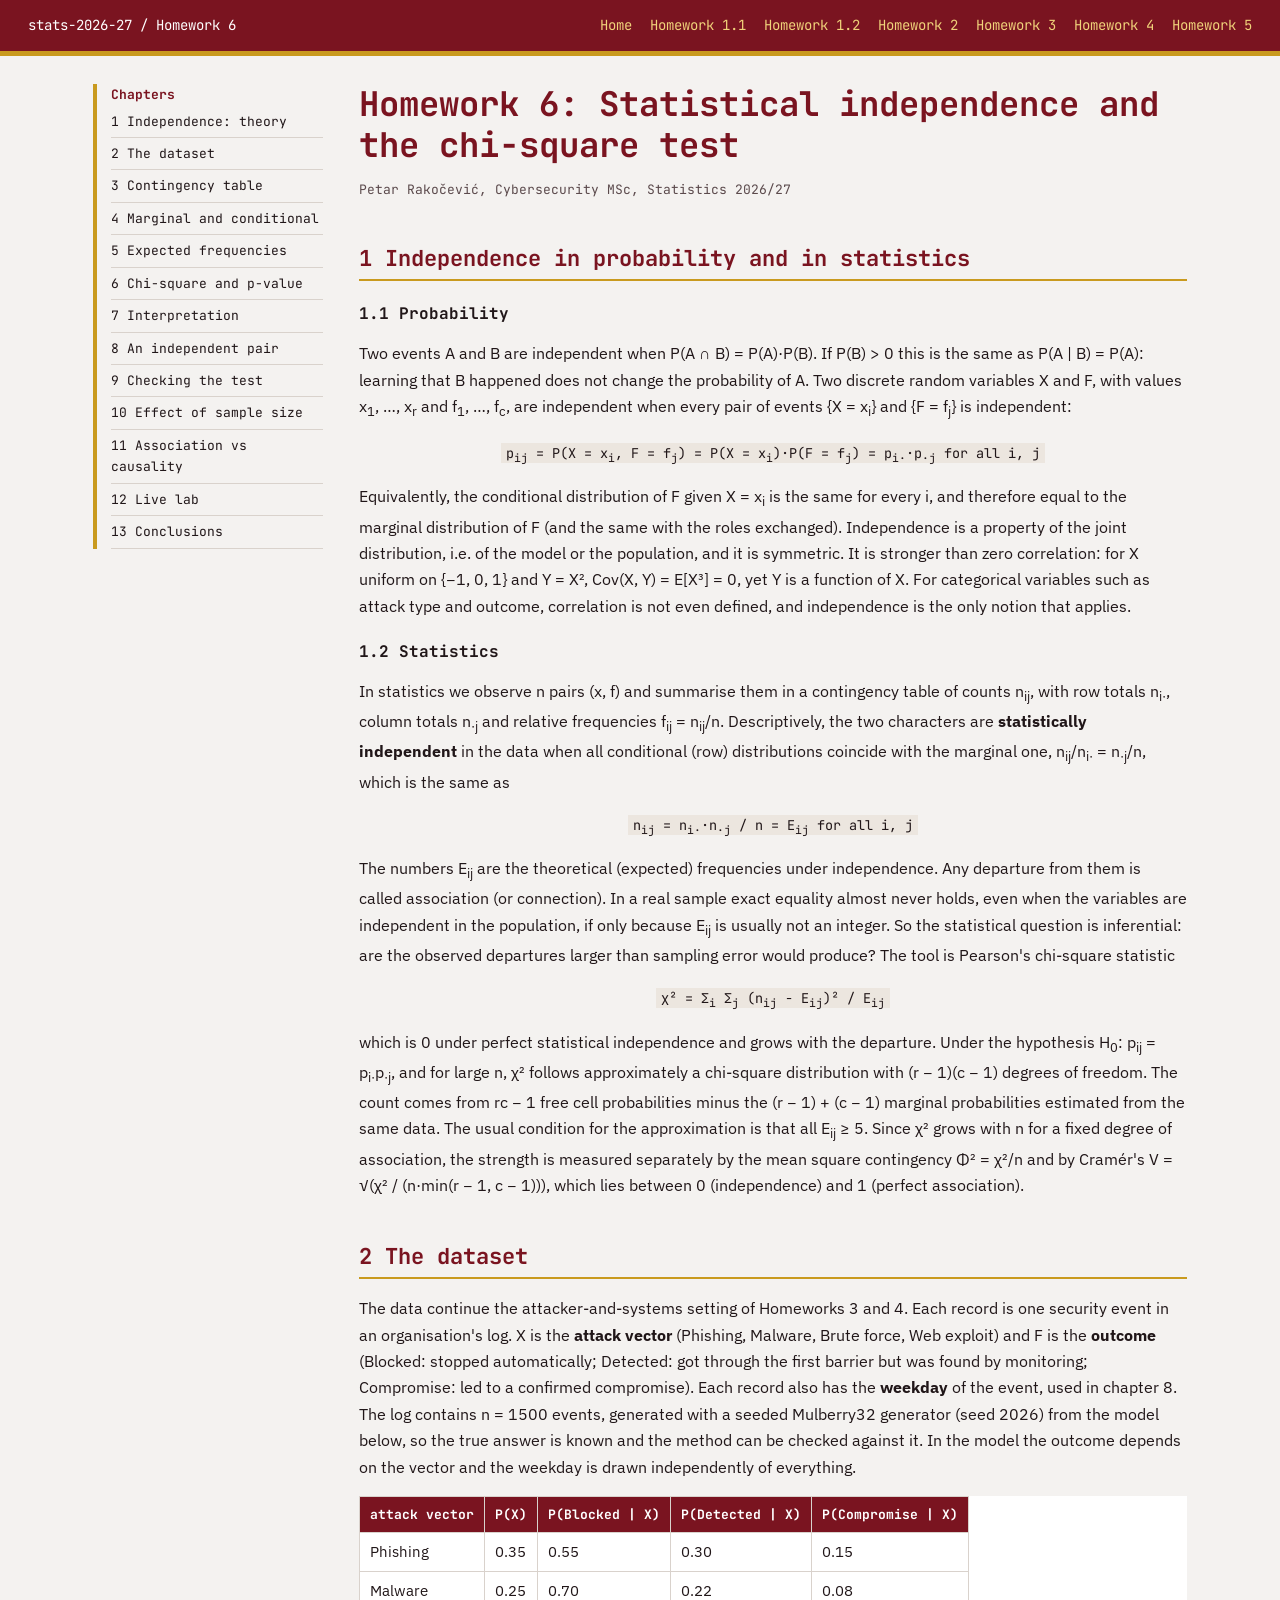
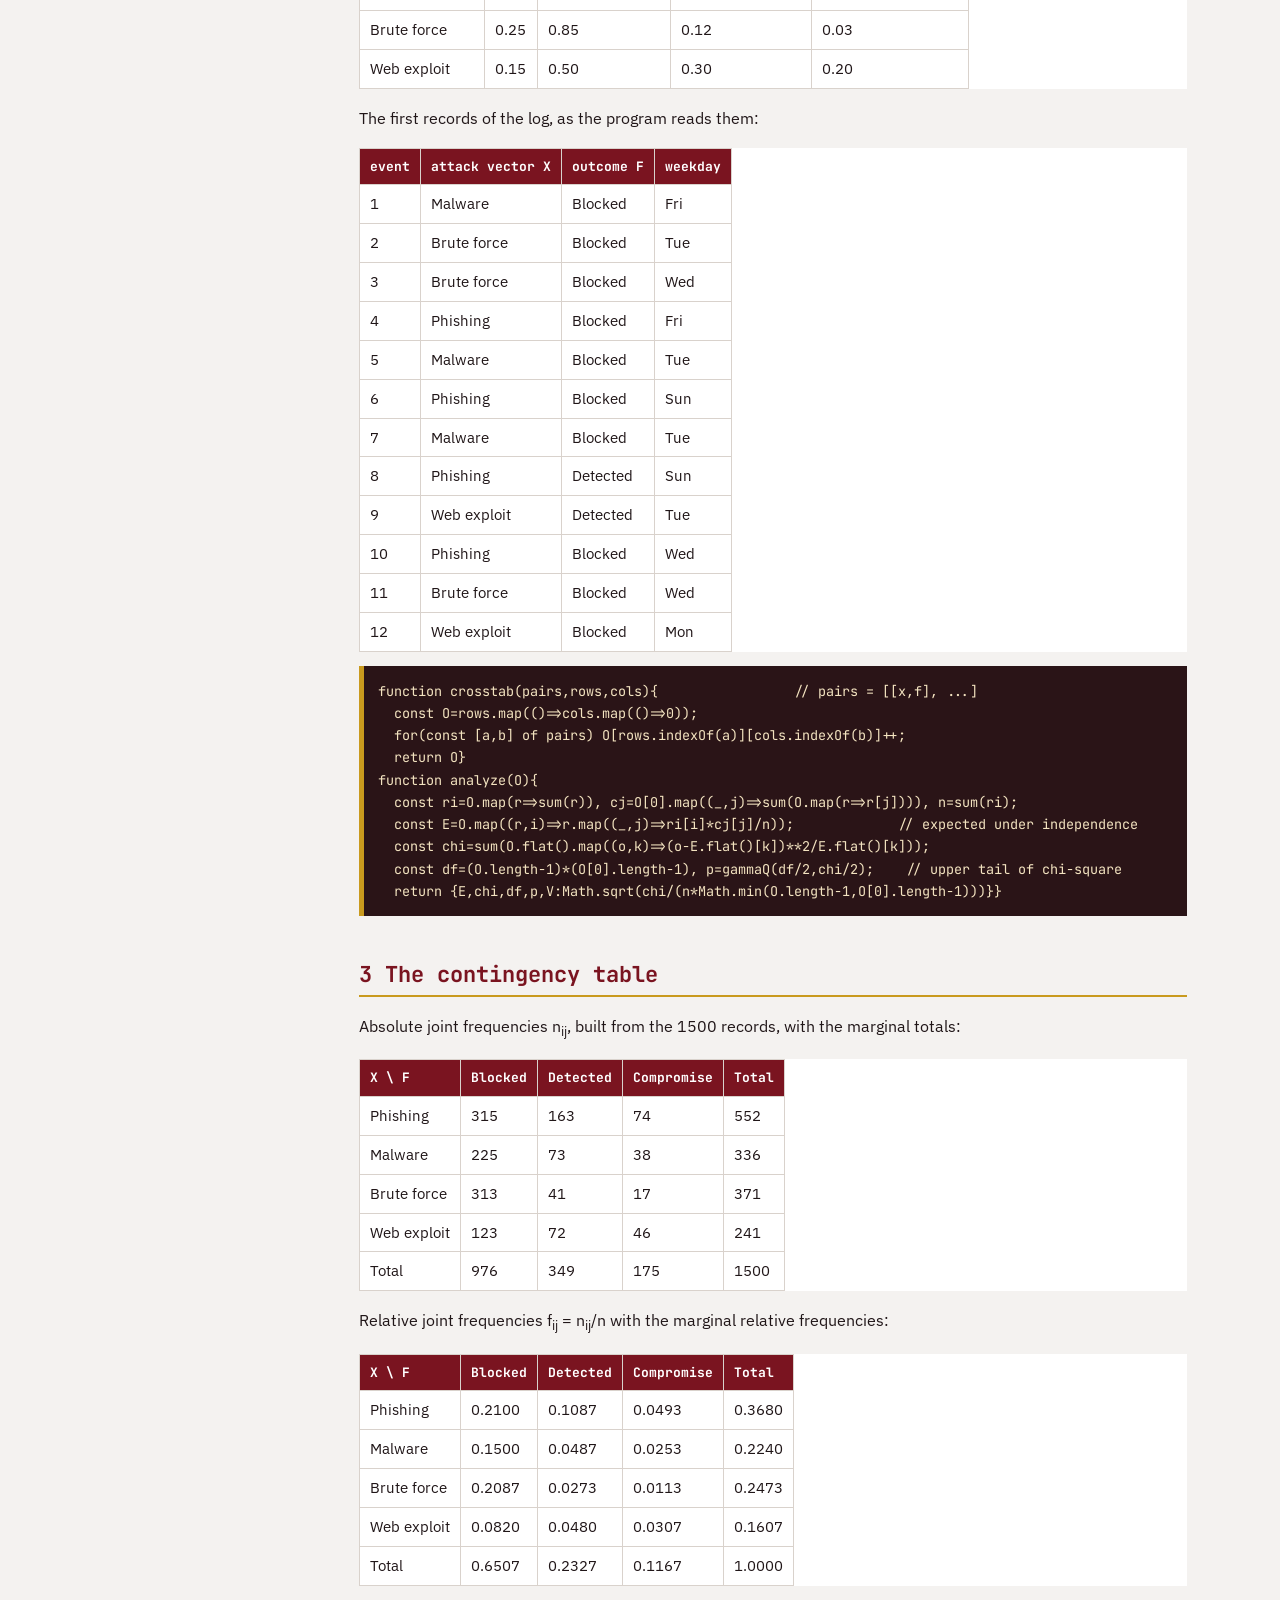
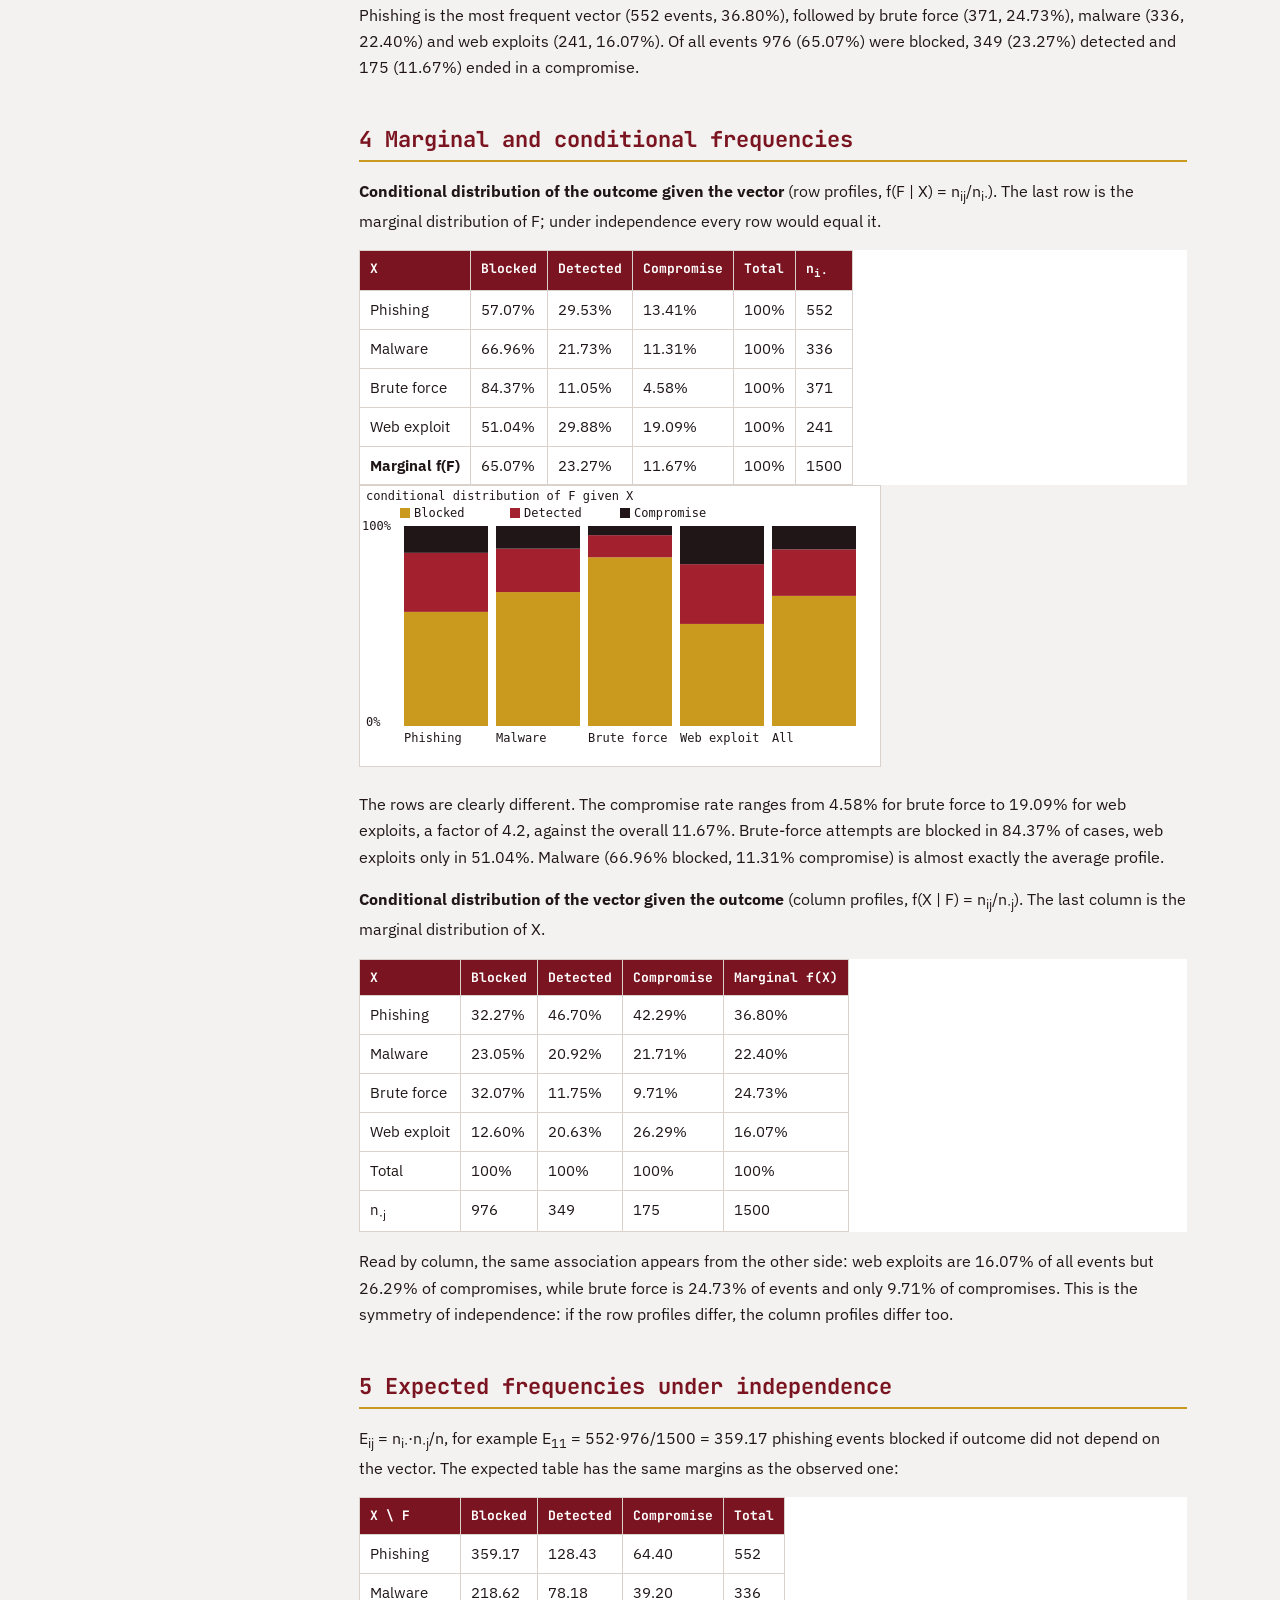
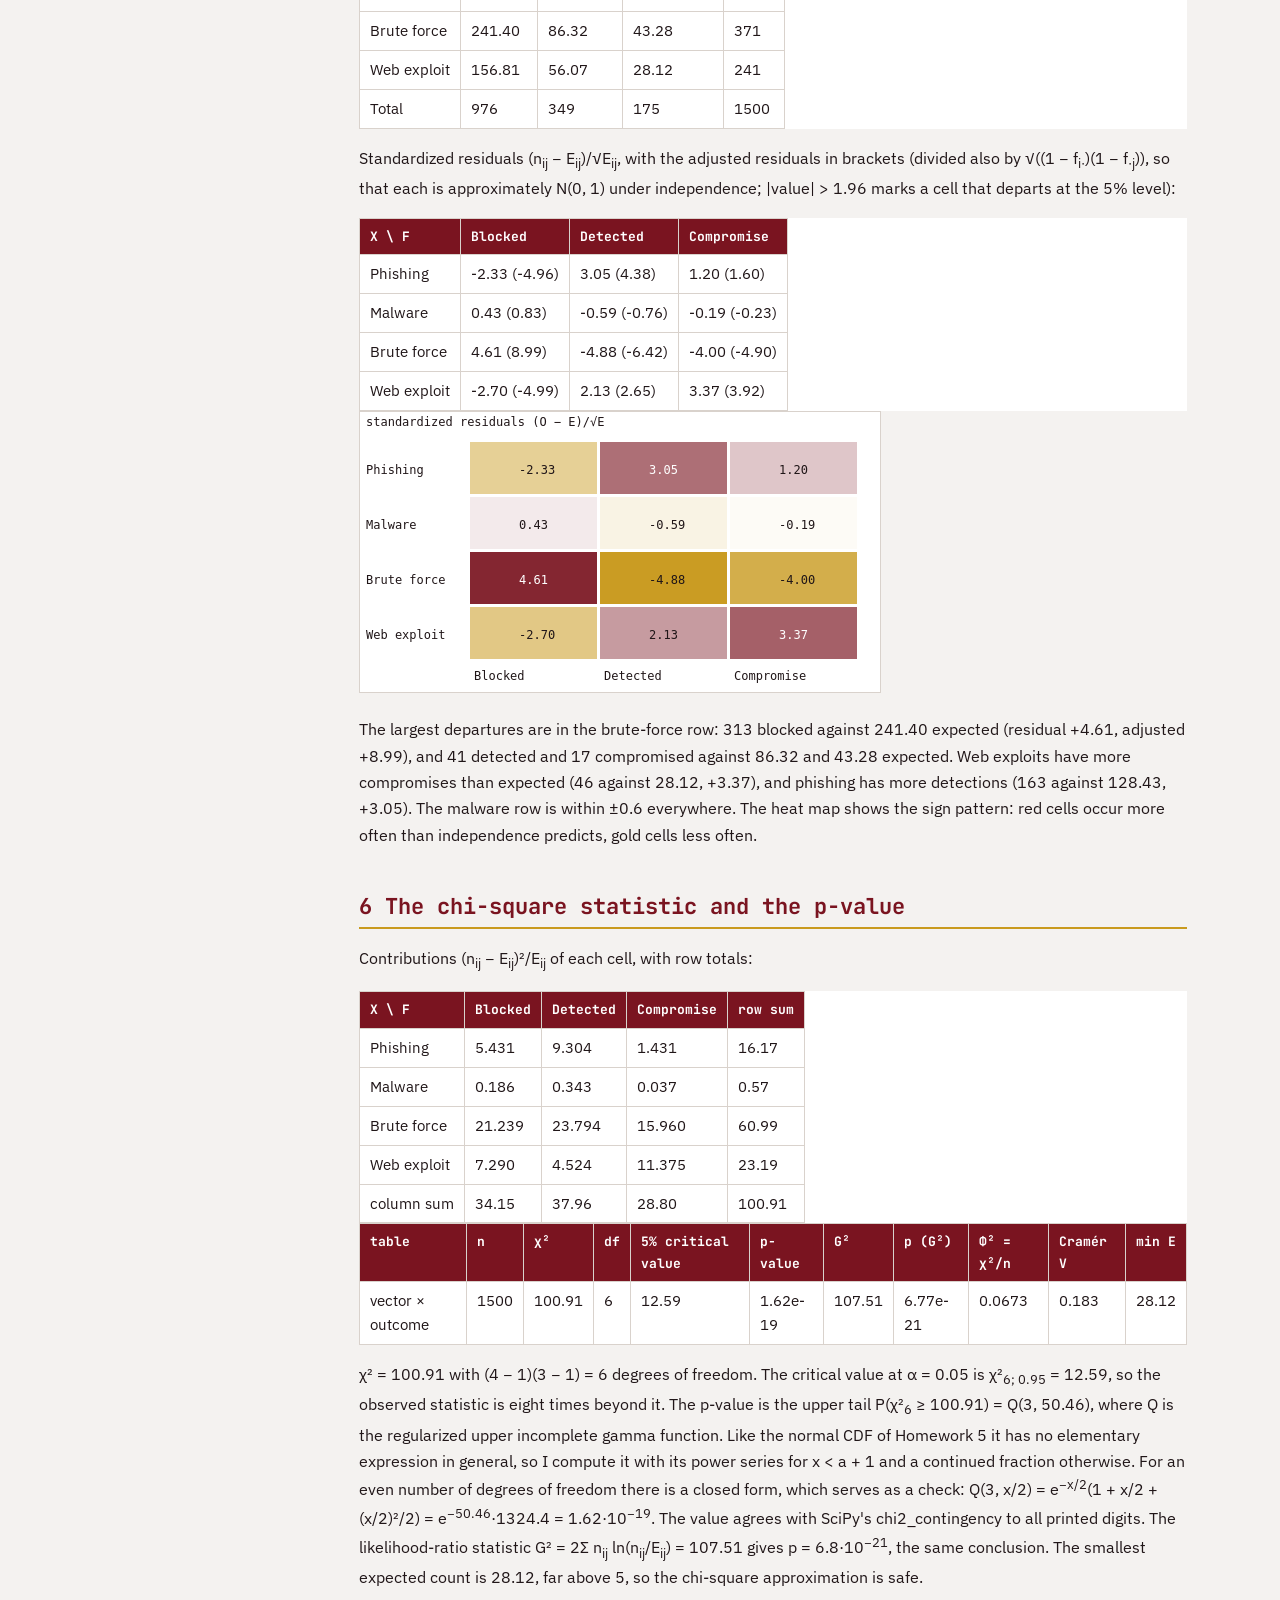
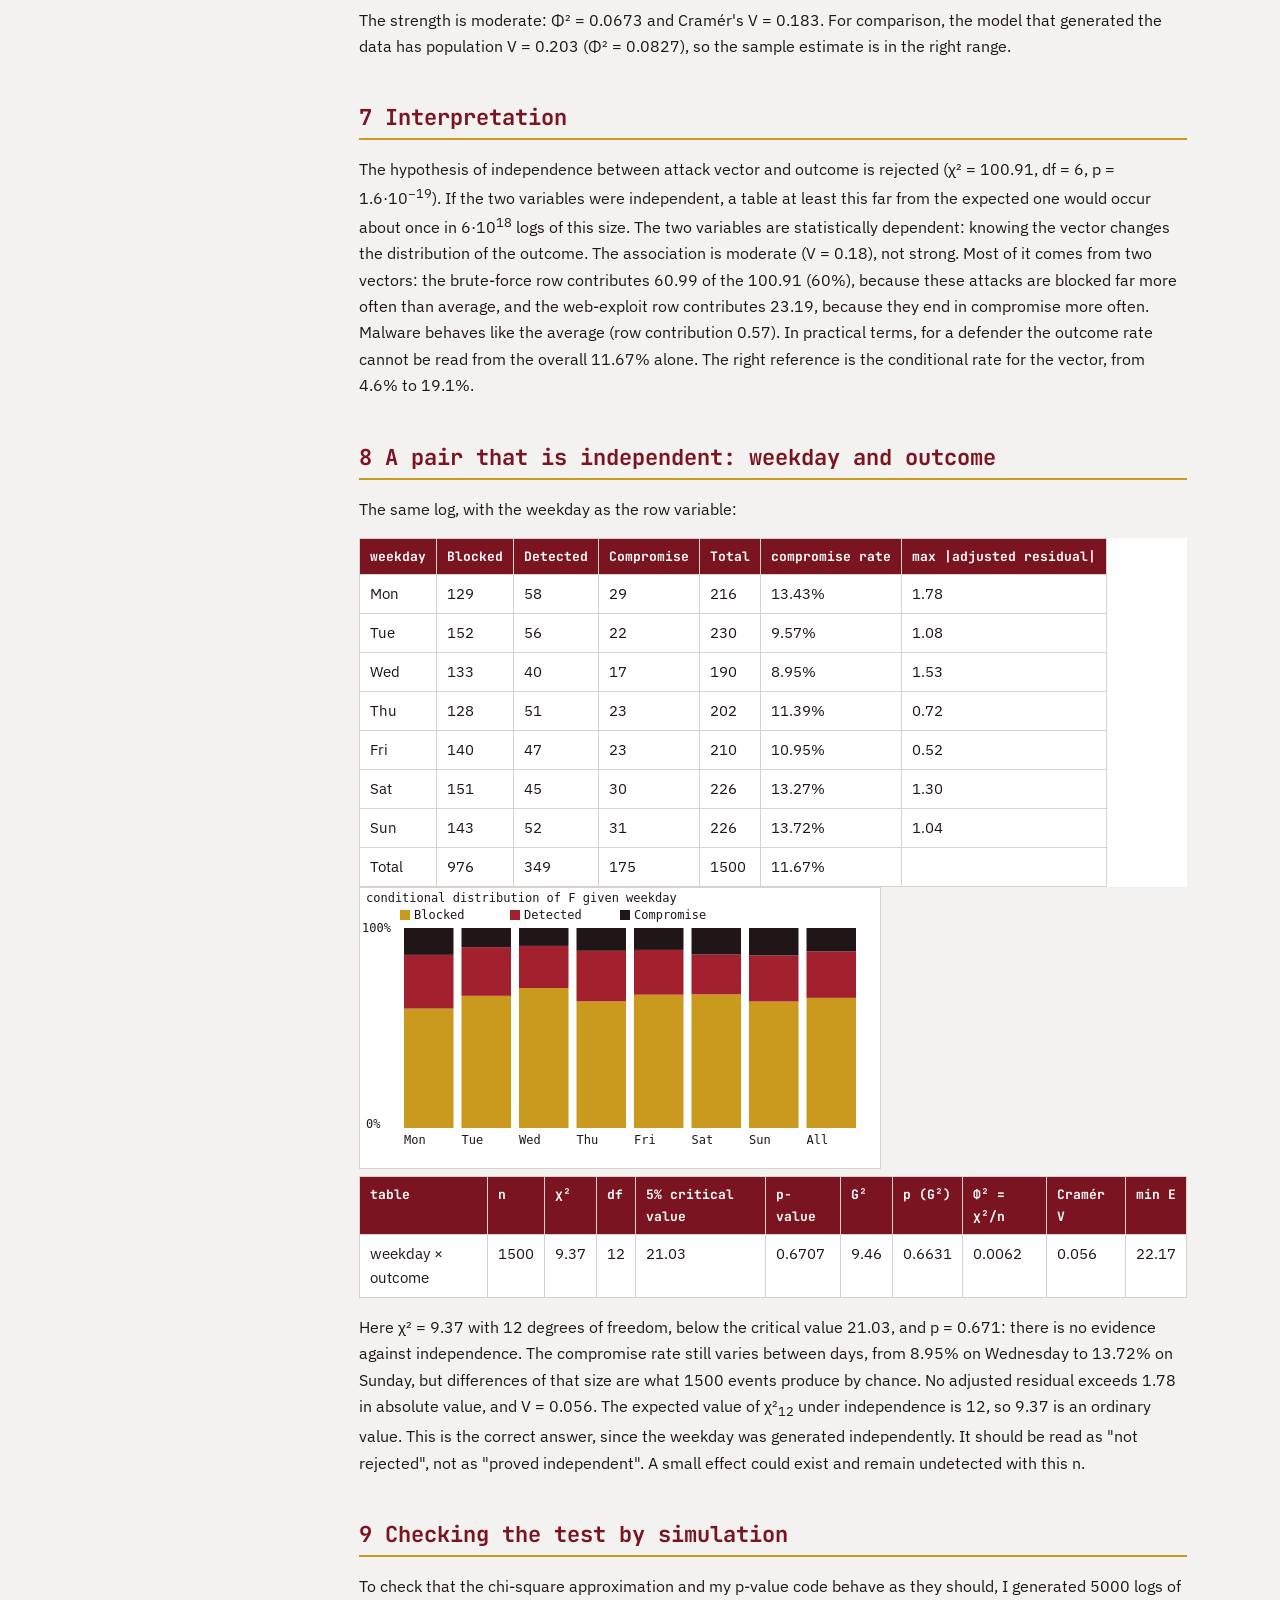
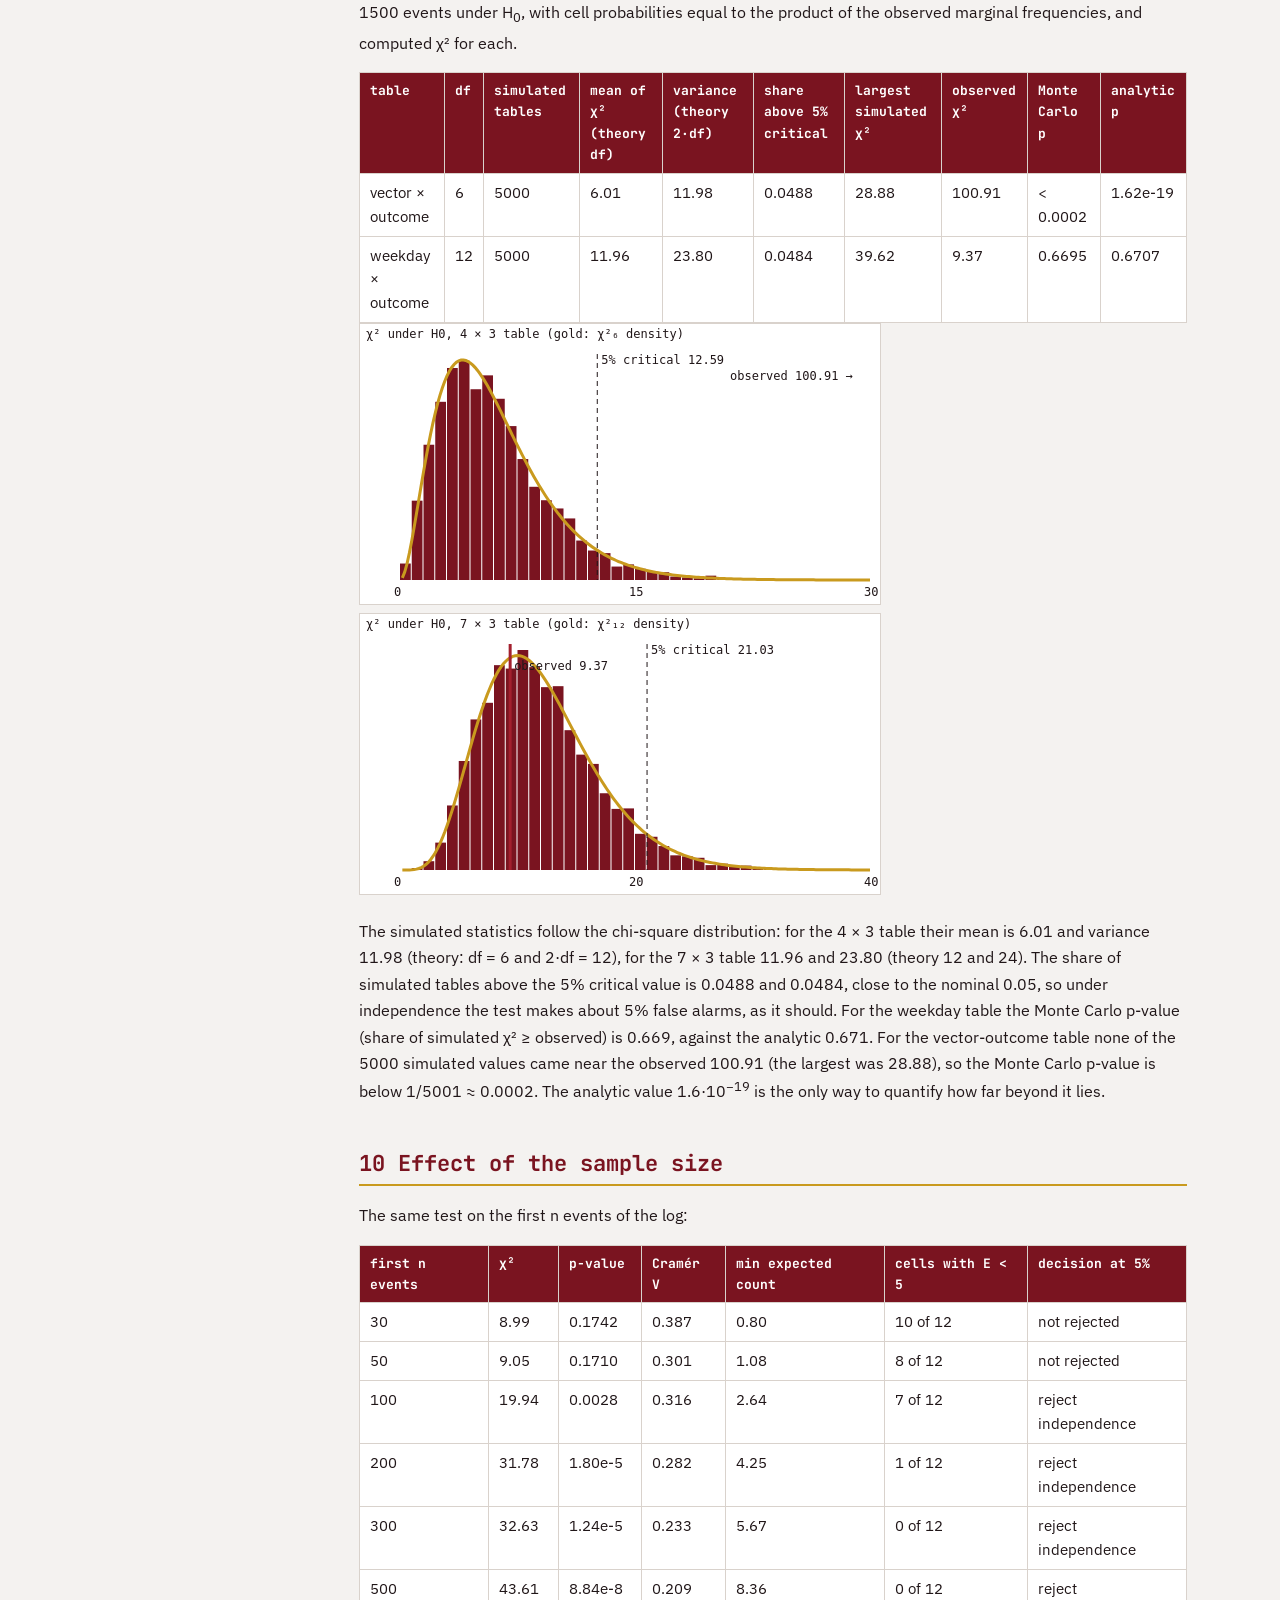
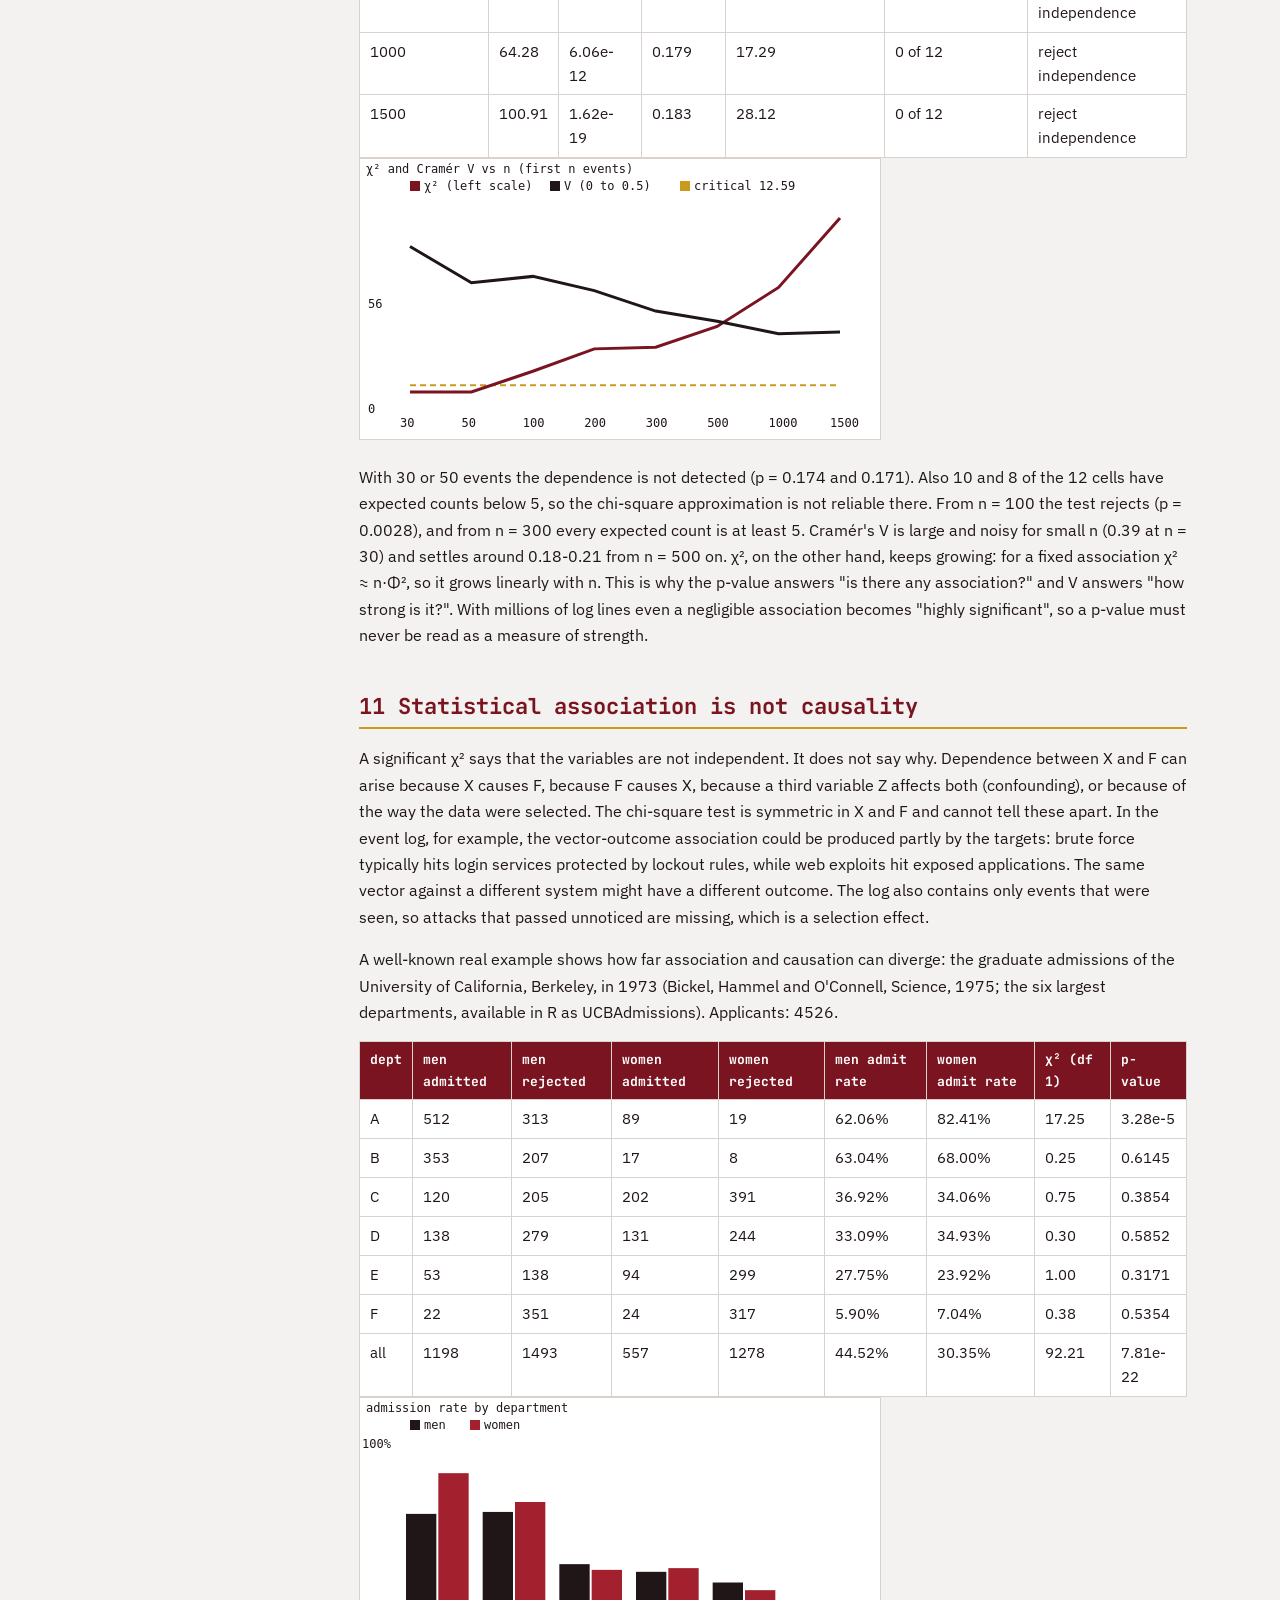
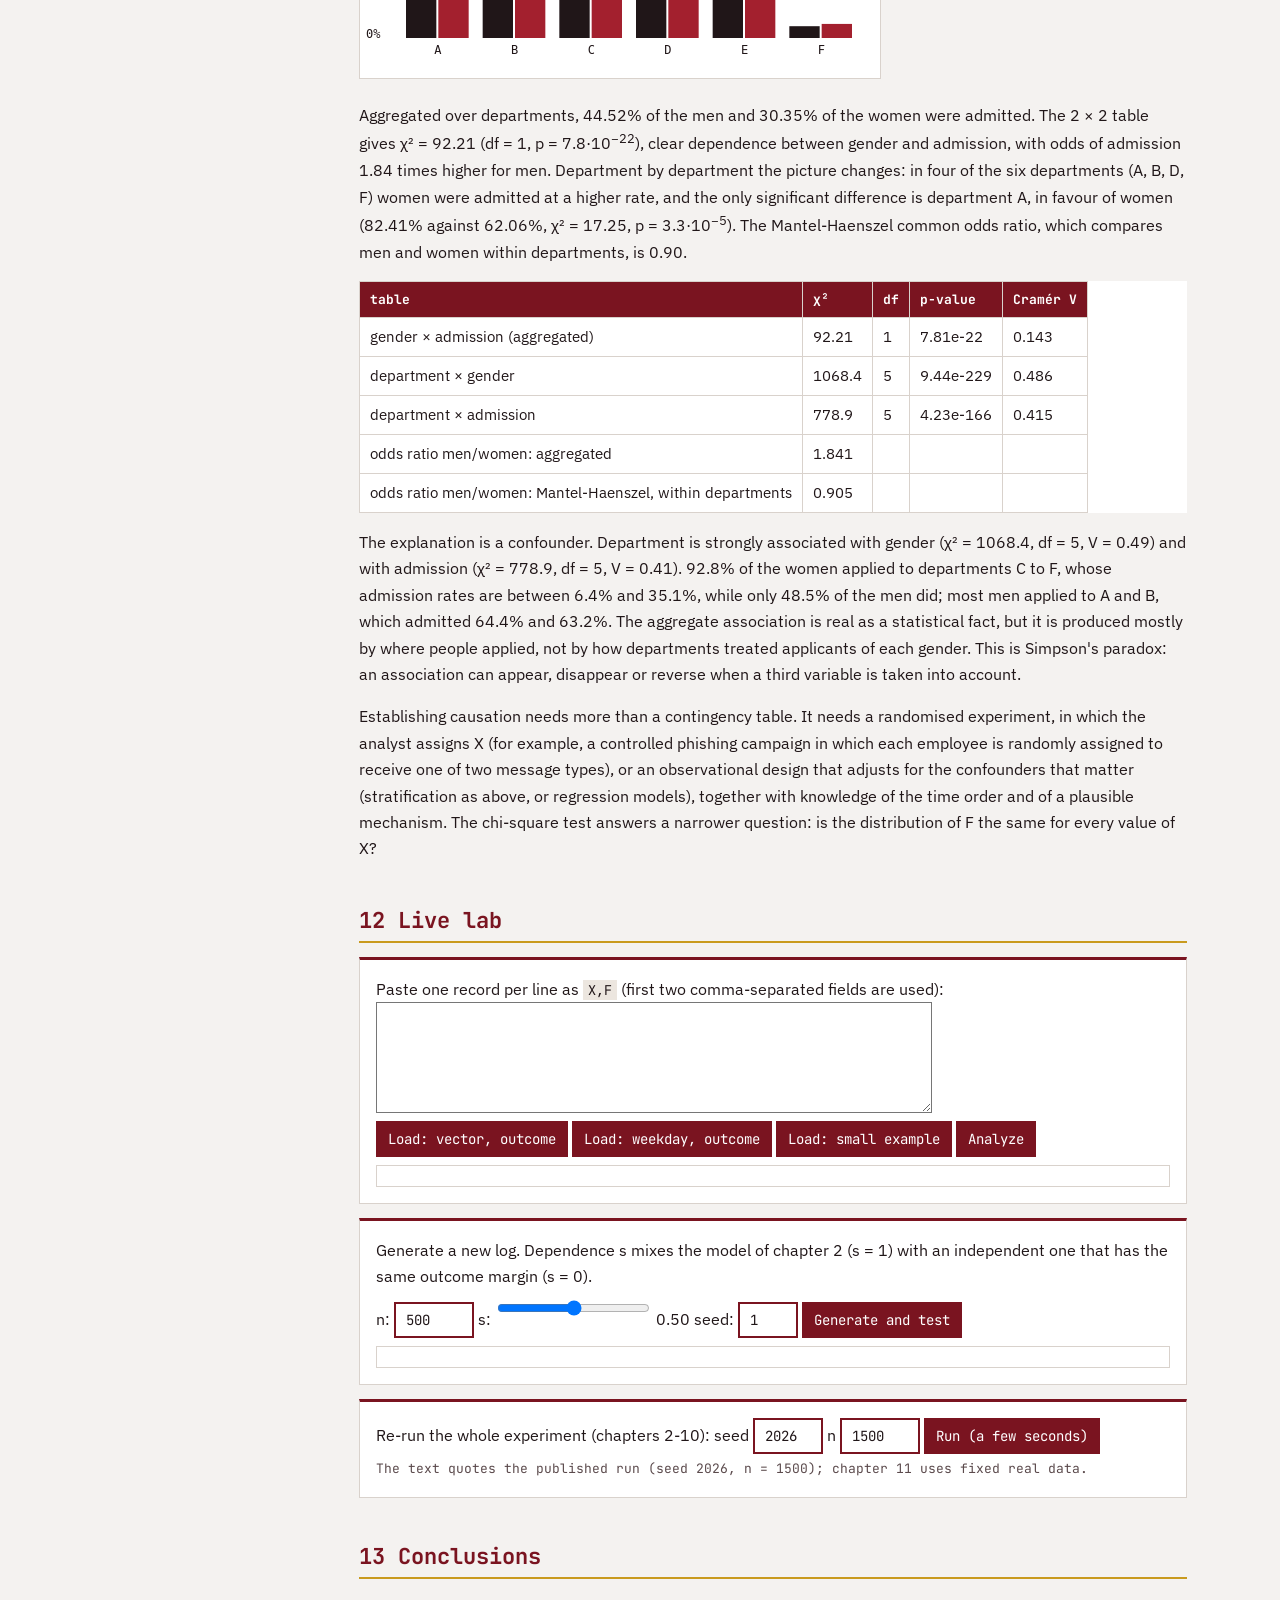
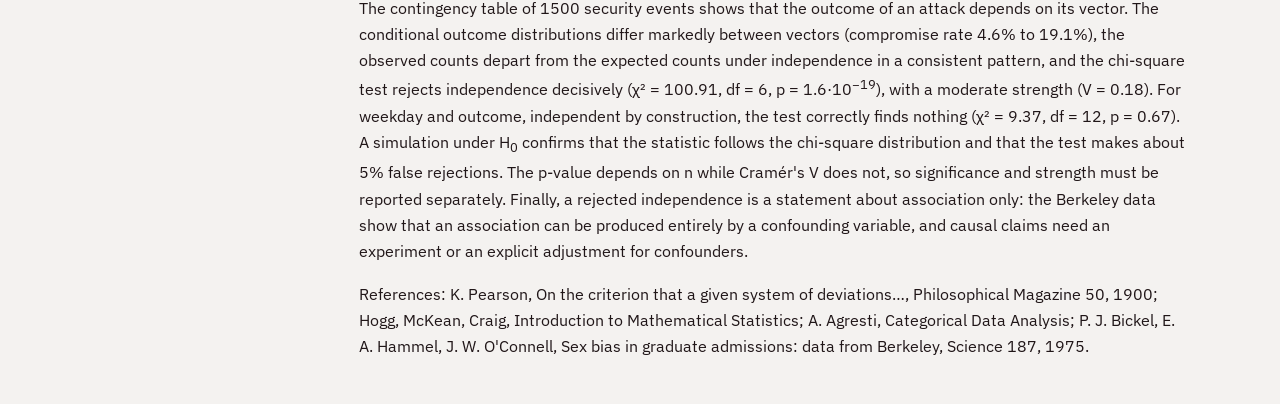
<file: homework6.html>
<!DOCTYPE html><html lang="en"><head><meta charset="utf-8"><meta name="viewport" content="width=device-width,initial-scale=1"><title>Homework 6 | Petar Rakočević</title>
<link href="https://fonts.googleapis.com/css2?family=IBM+Plex+Sans:wght@400;600&family=JetBrains+Mono:wght@400;700&display=swap" rel="stylesheet"><link rel="stylesheet" href="style.css"></head><body>
<header class="top"><span>stats-2026-27 / Homework 6</span><span><a href="index.html">Home</a><a href="homework1.html">Homework 1.1</a><a href="homework2.html">Homework 1.2</a><a href="hmwk2.html">Homework 2</a><a href="homework3.html">Homework 3</a><a href="homework4.html">Homework 4</a><a href="homework5.html">Homework 5</a></span></header>
<div class="wrap"><aside><b>Chapters</b><a href="#theory">1 Independence: theory</a><a href="#data">2 The dataset</a><a href="#table">3 Contingency table</a><a href="#cond">4 Marginal and conditional</a><a href="#exp">5 Expected frequencies</a><a href="#chi">6 Chi-square and p-value</a><a href="#interp">7 Interpretation</a><a href="#indep">8 An independent pair</a><a href="#sim">9 Checking the test</a><a href="#size">10 Effect of sample size</a><a href="#cause">11 Association vs causality</a><a href="#lab">12 Live lab</a><a href="#end">13 Conclusions</a></aside><main>
<h1>Homework 6: Statistical independence and the chi-square test</h1><p class="meta">Petar Rakočević, Cybersecurity MSc, Statistics 2026/27</p>
<h2 id="theory">1 Independence in probability and in statistics</h2>
<h3>1.1 Probability</h3>
<p>Two events A and B are independent when P(A ∩ B) = P(A)·P(B). If P(B) &gt; 0 this is the same as P(A | B) = P(A): learning that B happened does not change the probability of A. Two discrete random variables X and F, with values x<sub>1</sub>, …, x<sub>r</sub> and f<sub>1</sub>, …, f<sub>c</sub>, are independent when every pair of events {X = x<sub>i</sub>} and {F = f<sub>j</sub>} is independent:</p>
<p style="text-align:center"><code>p<sub>ij</sub> = P(X = x<sub>i</sub>, F = f<sub>j</sub>) = P(X = x<sub>i</sub>)·P(F = f<sub>j</sub>) = p<sub>i·</sub>·p<sub>·j</sub>  for all i, j</code></p>
<p>Equivalently, the conditional distribution of F given X = x<sub>i</sub> is the same for every i, and therefore equal to the marginal distribution of F (and the same with the roles exchanged). Independence is a property of the joint distribution, i.e. of the model or the population, and it is symmetric. It is stronger than zero correlation: for X uniform on {−1, 0, 1} and Y = X², Cov(X, Y) = E[X³] = 0, yet Y is a function of X. For categorical variables such as attack type and outcome, correlation is not even defined, and independence is the only notion that applies.</p>
<h3>1.2 Statistics</h3>
<p>In statistics we observe n pairs (x, f) and summarise them in a contingency table of counts n<sub>ij</sub>, with row totals n<sub>i·</sub>, column totals n<sub>·j</sub> and relative frequencies f<sub>ij</sub> = n<sub>ij</sub>/n. Descriptively, the two characters are <b>statistically independent</b> in the data when all conditional (row) distributions coincide with the marginal one, n<sub>ij</sub>/n<sub>i·</sub> = n<sub>·j</sub>/n, which is the same as</p>
<p style="text-align:center"><code>n<sub>ij</sub> = n<sub>i·</sub>·n<sub>·j</sub> / n = E<sub>ij</sub>  for all i, j</code></p>
<p>The numbers E<sub>ij</sub> are the theoretical (expected) frequencies under independence. Any departure from them is called association (or connection). In a real sample exact equality almost never holds, even when the variables are independent in the population, if only because E<sub>ij</sub> is usually not an integer. So the statistical question is inferential: are the observed departures larger than sampling error would produce? The tool is Pearson's chi-square statistic</p>
<p style="text-align:center"><code>χ² = Σ<sub>i</sub> Σ<sub>j</sub> (n<sub>ij</sub> − E<sub>ij</sub>)² / E<sub>ij</sub></code></p>
<p>which is 0 under perfect statistical independence and grows with the departure. Under the hypothesis H<sub>0</sub>: p<sub>ij</sub> = p<sub>i·</sub>p<sub>·j</sub>, and for large n, χ² follows approximately a chi-square distribution with (r − 1)(c − 1) degrees of freedom. The count comes from rc − 1 free cell probabilities minus the (r − 1) + (c − 1) marginal probabilities estimated from the same data. The usual condition for the approximation is that all E<sub>ij</sub> ≥ 5. Since χ² grows with n for a fixed degree of association, the strength is measured separately by the mean square contingency Φ² = χ²/n and by Cramér's V = √(χ² / (n·min(r − 1, c − 1))), which lies between 0 (independence) and 1 (perfect association).</p>
<h2 id="data">2 The dataset</h2>
<p>The data continue the attacker-and-systems setting of Homeworks 3 and 4. Each record is one security event in an organisation's log. X is the <b>attack vector</b> (Phishing, Malware, Brute force, Web exploit) and F is the <b>outcome</b> (Blocked: stopped automatically; Detected: got through the first barrier but was found by monitoring; Compromise: led to a confirmed compromise). Each record also has the <b>weekday</b> of the event, used in chapter 8. The log contains n = 1500 events, generated with a seeded Mulberry32 generator (seed 2026) from the model below, so the true answer is known and the method can be checked against it. In the model the outcome depends on the vector and the weekday is drawn independently of everything.</p>
<div id="t0"></div>
<p>The first records of the log, as the program reads them:</p>
<div id="t1"></div>
<pre>function crosstab(pairs,rows,cols){                 // pairs = [[x,f], ...]
  const O=rows.map(()=>cols.map(()=>0));
  for(const [a,b] of pairs) O[rows.indexOf(a)][cols.indexOf(b)]++;
  return O}
function analyze(O){
  const ri=O.map(r=>sum(r)), cj=O[0].map((_,j)=>sum(O.map(r=>r[j]))), n=sum(ri);
  const E=O.map((r,i)=>r.map((_,j)=>ri[i]*cj[j]/n));             // expected under independence
  const chi=sum(O.flat().map((o,k)=>(o-E.flat()[k])**2/E.flat()[k]));
  const df=(O.length-1)*(O[0].length-1), p=gammaQ(df/2,chi/2);    // upper tail of chi-square
  return {E,chi,df,p,V:Math.sqrt(chi/(n*Math.min(O.length-1,O[0].length-1)))}}</pre>
<h2 id="table">3 The contingency table</h2>
<p>Absolute joint frequencies n<sub>ij</sub>, built from the 1500 records, with the marginal totals:</p>
<div id="t2"></div>
<p>Relative joint frequencies f<sub>ij</sub> = n<sub>ij</sub>/n with the marginal relative frequencies:</p>
<div id="t3"></div>
<p>Phishing is the most frequent vector (552 events, 36.80%), followed by brute force (371, 24.73%), malware (336, 22.40%) and web exploits (241, 16.07%). Of all events 976 (65.07%) were blocked, 349 (23.27%) detected and 175 (11.67%) ended in a compromise.</p>
<h2 id="cond">4 Marginal and conditional frequencies</h2>
<p><b>Conditional distribution of the outcome given the vector</b> (row profiles, f(F | X) = n<sub>ij</sub>/n<sub>i·</sub>). The last row is the marginal distribution of F; under independence every row would equal it.</p>
<div id="t4"></div>
<canvas id="c1" width="520" height="280"></canvas>
<p>The rows are clearly different. The compromise rate ranges from 4.58% for brute force to 19.09% for web exploits, a factor of 4.2, against the overall 11.67%. Brute-force attempts are blocked in 84.37% of cases, web exploits only in 51.04%. Malware (66.96% blocked, 11.31% compromise) is almost exactly the average profile.</p>
<p><b>Conditional distribution of the vector given the outcome</b> (column profiles, f(X | F) = n<sub>ij</sub>/n<sub>·j</sub>). The last column is the marginal distribution of X.</p>
<div id="t5"></div>
<p>Read by column, the same association appears from the other side: web exploits are 16.07% of all events but 26.29% of compromises, while brute force is 24.73% of events and only 9.71% of compromises. This is the symmetry of independence: if the row profiles differ, the column profiles differ too.</p>
<h2 id="exp">5 Expected frequencies under independence</h2>
<p>E<sub>ij</sub> = n<sub>i·</sub>·n<sub>·j</sub>/n, for example E<sub>11</sub> = 552·976/1500 = 359.17 phishing events blocked if outcome did not depend on the vector. The expected table has the same margins as the observed one:</p>
<div id="t6"></div>
<p>Standardized residuals (n<sub>ij</sub> − E<sub>ij</sub>)/√E<sub>ij</sub>, with the adjusted residuals in brackets (divided also by √((1 − f<sub>i·</sub>)(1 − f<sub>·j</sub>)), so that each is approximately N(0, 1) under independence; |value| &gt; 1.96 marks a cell that departs at the 5% level):</p>
<div id="t7"></div><canvas id="c2" width="520" height="280"></canvas>
<p>The largest departures are in the brute-force row: 313 blocked against 241.40 expected (residual +4.61, adjusted +8.99), and 41 detected and 17 compromised against 86.32 and 43.28 expected. Web exploits have more compromises than expected (46 against 28.12, +3.37), and phishing has more detections (163 against 128.43, +3.05). The malware row is within ±0.6 everywhere. The heat map shows the sign pattern: red cells occur more often than independence predicts, gold cells less often.</p>
<h2 id="chi">6 The chi-square statistic and the p-value</h2>
<p>Contributions (n<sub>ij</sub> − E<sub>ij</sub>)²/E<sub>ij</sub> of each cell, with row totals:</p>
<div id="t8"></div>
<div id="t9"></div>
<p>χ² = 100.91 with (4 − 1)(3 − 1) = 6 degrees of freedom. The critical value at α = 0.05 is χ²<sub>6; 0.95</sub> = 12.59, so the observed statistic is eight times beyond it. The p-value is the upper tail P(χ²<sub>6</sub> ≥ 100.91) = Q(3, 50.46), where Q is the regularized upper incomplete gamma function. Like the normal CDF of Homework 5 it has no elementary expression in general, so I compute it with its power series for x &lt; a + 1 and a continued fraction otherwise. For an even number of degrees of freedom there is a closed form, which serves as a check: Q(3, x/2) = e<sup>−x/2</sup>(1 + x/2 + (x/2)²/2) = e<sup>−50.46</sup>·1324.4 = 1.62·10<sup>−19</sup>. The value agrees with SciPy's chi2_contingency to all printed digits. The likelihood-ratio statistic G² = 2Σ n<sub>ij</sub> ln(n<sub>ij</sub>/E<sub>ij</sub>) = 107.51 gives p = 6.8·10<sup>−21</sup>, the same conclusion. The smallest expected count is 28.12, far above 5, so the chi-square approximation is safe.</p>
<p>The strength is moderate: Φ² = 0.0673 and Cramér's V = 0.183. For comparison, the model that generated the data has population V = 0.203 (Φ² = 0.0827), so the sample estimate is in the right range.</p>
<h2 id="interp">7 Interpretation</h2>
<p>The hypothesis of independence between attack vector and outcome is rejected (χ² = 100.91, df = 6, p = 1.6·10<sup>−19</sup>). If the two variables were independent, a table at least this far from the expected one would occur about once in 6·10<sup>18</sup> logs of this size. The two variables are statistically dependent: knowing the vector changes the distribution of the outcome. The association is moderate (V = 0.18), not strong. Most of it comes from two vectors: the brute-force row contributes 60.99 of the 100.91 (60%), because these attacks are blocked far more often than average, and the web-exploit row contributes 23.19, because they end in compromise more often. Malware behaves like the average (row contribution 0.57). In practical terms, for a defender the outcome rate cannot be read from the overall 11.67% alone. The right reference is the conditional rate for the vector, from 4.6% to 19.1%.</p>
<h2 id="indep">8 A pair that is independent: weekday and outcome</h2>
<p>The same log, with the weekday as the row variable:</p>
<div id="t10"></div><canvas id="c3" width="520" height="280"></canvas>
<div id="t11"></div>
<p>Here χ² = 9.37 with 12 degrees of freedom, below the critical value 21.03, and p = 0.671: there is no evidence against independence. The compromise rate still varies between days, from 8.95% on Wednesday to 13.72% on Sunday, but differences of that size are what 1500 events produce by chance. No adjusted residual exceeds 1.78 in absolute value, and V = 0.056. The expected value of χ²<sub>12</sub> under independence is 12, so 9.37 is an ordinary value. This is the correct answer, since the weekday was generated independently. It should be read as "not rejected", not as "proved independent". A small effect could exist and remain undetected with this n.</p>
<h2 id="sim">9 Checking the test by simulation</h2>
<p>To check that the chi-square approximation and my p-value code behave as they should, I generated 5000 logs of 1500 events under H<sub>0</sub>, with cell probabilities equal to the product of the observed marginal frequencies, and computed χ² for each.</p>
<div id="t12"></div>
<canvas id="c4" width="520" height="280"></canvas> <canvas id="c5" width="520" height="280"></canvas>
<p>The simulated statistics follow the chi-square distribution: for the 4 × 3 table their mean is 6.01 and variance 11.98 (theory: df = 6 and 2·df = 12), for the 7 × 3 table 11.96 and 23.80 (theory 12 and 24). The share of simulated tables above the 5% critical value is 0.0488 and 0.0484, close to the nominal 0.05, so under independence the test makes about 5% false alarms, as it should. For the weekday table the Monte Carlo p-value (share of simulated χ² ≥ observed) is 0.669, against the analytic 0.671. For the vector-outcome table none of the 5000 simulated values came near the observed 100.91 (the largest was 28.88), so the Monte Carlo p-value is below 1/5001 ≈ 0.0002. The analytic value 1.6·10<sup>−19</sup> is the only way to quantify how far beyond it lies.</p>
<h2 id="size">10 Effect of the sample size</h2>
<p>The same test on the first n events of the log:</p>
<div id="t13"></div><canvas id="c6" width="520" height="280"></canvas>
<p>With 30 or 50 events the dependence is not detected (p = 0.174 and 0.171). Also 10 and 8 of the 12 cells have expected counts below 5, so the chi-square approximation is not reliable there. From n = 100 the test rejects (p = 0.0028), and from n = 300 every expected count is at least 5. Cramér's V is large and noisy for small n (0.39 at n = 30) and settles around 0.18-0.21 from n = 500 on. χ², on the other hand, keeps growing: for a fixed association χ² ≈ n·Φ², so it grows linearly with n. This is why the p-value answers "is there any association?" and V answers "how strong is it?". With millions of log lines even a negligible association becomes "highly significant", so a p-value must never be read as a measure of strength.</p>
<h2 id="cause">11 Statistical association is not causality</h2>
<p>A significant χ² says that the variables are not independent. It does not say why. Dependence between X and F can arise because X causes F, because F causes X, because a third variable Z affects both (confounding), or because of the way the data were selected. The chi-square test is symmetric in X and F and cannot tell these apart. In the event log, for example, the vector-outcome association could be produced partly by the targets: brute force typically hits login services protected by lockout rules, while web exploits hit exposed applications. The same vector against a different system might have a different outcome. The log also contains only events that were seen, so attacks that passed unnoticed are missing, which is a selection effect.</p>
<p>A well-known real example shows how far association and causation can diverge: the graduate admissions of the University of California, Berkeley, in 1973 (Bickel, Hammel and O'Connell, Science, 1975; the six largest departments, available in R as UCBAdmissions). Applicants: 4526.</p>
<div id="t14"></div><canvas id="c7" width="520" height="280"></canvas>
<p>Aggregated over departments, 44.52% of the men and 30.35% of the women were admitted. The 2 × 2 table gives χ² = 92.21 (df = 1, p = 7.8·10<sup>−22</sup>), clear dependence between gender and admission, with odds of admission 1.84 times higher for men. Department by department the picture changes: in four of the six departments (A, B, D, F) women were admitted at a higher rate, and the only significant difference is department A, in favour of women (82.41% against 62.06%, χ² = 17.25, p = 3.3·10<sup>−5</sup>). The Mantel-Haenszel common odds ratio, which compares men and women within departments, is 0.90.</p>
<div id="t15"></div>
<p>The explanation is a confounder. Department is strongly associated with gender (χ² = 1068.4, df = 5, V = 0.49) and with admission (χ² = 778.9, df = 5, V = 0.41). 92.8% of the women applied to departments C to F, whose admission rates are between 6.4% and 35.1%, while only 48.5% of the men did; most men applied to A and B, which admitted 64.4% and 63.2%. The aggregate association is real as a statistical fact, but it is produced mostly by where people applied, not by how departments treated applicants of each gender. This is Simpson's paradox: an association can appear, disappear or reverse when a third variable is taken into account.</p>
<p>Establishing causation needs more than a contingency table. It needs a randomised experiment, in which the analyst assigns X (for example, a controlled phishing campaign in which each employee is randomly assigned to receive one of two message types), or an observational design that adjusts for the confounders that matter (stratification as above, or regression models), together with knowledge of the time order and of a plausible mechanism. The chi-square test answers a narrower question: is the distribution of F the same for every value of X?</p>
<h2 id="lab">12 Live lab</h2>
<div class="box">Paste one record per line as <code>X,F</code> (first two comma-separated fields are used):<br><textarea id="ld" rows="7" style="width:100%;font:13px monospace"></textarea><br>
<button id="l1">Load: vector, outcome</button> <button id="l2">Load: weekday, outcome</button> <button id="l3">Load: small example</button> <button id="la">Analyze</button><div id="lo" class="out"></div></div>
<div class="box">Generate a new log. Dependence s mixes the model of chapter 2 (s = 1) with an independent one that has the same outcome margin (s = 0).<br>n: <input id="gn" value="500" style="width:80px"> s: <input id="gs" type="range" min="0" max="1" step="0.05" value="0.5"> <span id="gsv">0.50</span> seed: <input id="gse" value="1" style="width:60px"> <button id="gb">Generate and test</button><div id="go" class="out"></div></div>
<div class="box">Re-run the whole experiment (chapters 2-10): seed <input id="seed" value="2026" style="width:70px"> n <input id="nn" value="1500" style="width:80px"> <button id="full">Run (a few seconds)</button> <span id="fo" class="meta"></span><br><span class="meta">The text quotes the published run (seed 2026, n = 1500); chapter 11 uses fixed real data.</span></div>
<h2 id="end">13 Conclusions</h2>
<p>The contingency table of 1500 security events shows that the outcome of an attack depends on its vector. The conditional outcome distributions differ markedly between vectors (compromise rate 4.6% to 19.1%), the observed counts depart from the expected counts under independence in a consistent pattern, and the chi-square test rejects independence decisively (χ² = 100.91, df = 6, p = 1.6·10<sup>−19</sup>), with a moderate strength (V = 0.18). For weekday and outcome, independent by construction, the test correctly finds nothing (χ² = 9.37, df = 12, p = 0.67). A simulation under H<sub>0</sub> confirms that the statistic follows the chi-square distribution and that the test makes about 5% false rejections. The p-value depends on n while Cramér's V does not, so significance and strength must be reported separately. Finally, a rejected independence is a statement about association only: the Berkeley data show that an association can be produced entirely by a confounding variable, and causal claims need an experiment or an explicit adjustment for confounders.</p>
<p>References: K. Pearson, On the criterion that a given system of deviations…, Philosophical Magazine 50, 1900; Hogg, McKean, Craig, Introduction to Mathematical Statistics; A. Agresti, Categorical Data Analysis; P. J. Bickel, E. A. Hammel, J. W. O'Connell, Sex bias in graduate admissions: data from Berkeley, Science 187, 1975.</p>
</main></div>
<script>
function rng(seed){let a=seed>>>0;return()=>{a=a+0x6D2B79F5|0;let t=Math.imul(a^a>>>15,1|a);t=t+Math.imul(t^t>>>7,61|t)^t;return((t^t>>>14)>>>0)/4294967296}}
const XS=['Phishing','Malware','Brute force','Web exploit'],FS=['Blocked','Detected','Compromise'],DAYS=['Mon','Tue','Wed','Thu','Fri','Sat','Sun'];
const PX=[0.35,0.25,0.25,0.15],PF={Phishing:[0.55,0.30,0.15],Malware:[0.70,0.22,0.08],'Brute force':[0.85,0.12,0.03],'Web exploit':[0.50,0.30,0.20]};
const pick=(p,u)=>{let r=u(),i=0;while(i<p.length-1&&r>=p[i]){r-=p[i];i++}return i};
// raw event log: one record per event, attack vector X, outcome F, weekday D (drawn independently)
function makeLog(n,seed){const u=rng(seed),L=[];for(let i=0;i<n;i++){const x=XS[pick(PX,u)],f=FS[pick(PF[x],u)],d=DAYS[Math.floor(u()*7)];L.push({id:i+1,x,f,d})}return L}
// contingency table from raw pairs
function crosstab(pairs,rl,cl){rl=rl||[...new Set(pairs.map(p=>p[0]))];cl=cl||[...new Set(pairs.map(p=>p[1]))];const O=rl.map(()=>cl.map(()=>0));
for(const[a,b]of pairs){const i=rl.indexOf(a),j=cl.indexOf(b);if(i>=0&&j>=0)O[i][j]++}return{rl,cl,O}}
function lgamma(z){const g=7,c=[0.99999999999980993,676.5203681218851,-1259.1392167224028,771.32342877765313,-176.61502916214059,12.507343278686905,-0.13857109526572012,9.9843695780195716e-6,1.5056327351493116e-7];
if(z<0.5)return Math.log(Math.PI/Math.sin(Math.PI*z))-lgamma(1-z);z-=1;let x=c[0];for(let i=1;i<g+2;i++)x+=c[i]/(z+i);const t=z+g+0.5;return 0.5*Math.log(2*Math.PI)+(z+0.5)*Math.log(t)-t+Math.log(x)}
// regularized upper incomplete gamma Q(a,x): series for x<a+1, continued fraction otherwise
function gammaQ(a,x){if(x<=0)return 1;const lp=-x+a*Math.log(x)-lgamma(a);if(x<a+1){let s=1/a,t=1/a;for(let n=1;n<1000;n++){t*=x/(a+n);s+=t;if(t<s*1e-16)break}return 1-s*Math.exp(lp)}
let b=x+1-a,c=1e300,d=1/b,h=d;for(let i=1;i<1000;i++){const an=-i*(i-a);b+=2;d=an*d+b;if(Math.abs(d)<1e-300)d=1e-300;c=b+an/c;if(Math.abs(c)<1e-300)c=1e-300;d=1/d;const del=d*c;h*=del;if(Math.abs(del-1)<1e-16)break}return Math.exp(lp)*h}
const chiP=(x,df)=>gammaQ(df/2,x/2),chiPdf=(x,k)=>x<=0?0:Math.exp((k/2-1)*Math.log(x)-x/2-(k/2)*Math.log(2)-lgamma(k/2));
function chiCrit(df,alpha){let lo=0,hi=1000;for(let i=0;i<200;i++){const m=(lo+hi)/2;if(chiP(m,df)>alpha)lo=m;else hi=m}return(lo+hi)/2}
// full analysis of a table
function analyze(O){const r=O.length,c=O[0].length,ri=O.map(a=>a.reduce((s,v)=>s+v,0)),cj=O[0].map((_,j)=>O.reduce((s,a)=>s+a[j],0)),n=ri.reduce((s,v)=>s+v,0);
const E=O.map((a,i)=>a.map((_,j)=>ri[i]*cj[j]/n)),C=O.map((a,i)=>a.map((o,j)=>(o-E[i][j])**2/E[i][j])),Z=O.map((a,i)=>a.map((o,j)=>(o-E[i][j])/Math.sqrt(E[i][j])));
const AR=O.map((a,i)=>a.map((o,j)=>(o-E[i][j])/Math.sqrt(E[i][j]*(1-ri[i]/n)*(1-cj[j]/n))));
const chi=C.flat().reduce((s,v)=>s+v,0),df=(r-1)*(c-1),p=chiP(chi,df),V=Math.sqrt(chi/(n*Math.min(r-1,c-1)));
let G=0;O.forEach((a,i)=>a.forEach((o,j)=>{if(o>0)G+=2*o*Math.log(o/E[i][j])}));
return{n,ri,cj,E,C,Z,AR,chi,df,p,V,G,pG:chiP(G,df),crit:chiCrit(df,0.05),minE:Math.min(...E.flat()),
rowProf:O.map((a,i)=>a.map(v=>v/ri[i])),colProf:O.map(a=>a.map((v,j)=>v/cj[j])),joint:O.map(a=>a.map(v=>v/n)),fr:ri.map(v=>v/n),fc:cj.map(v=>v/n)}}
const chiOf=O=>analyze(O).chi;
// tables drawn under H0: n events, cell probabilities = product of observed marginal frequencies
function simNull(A,M,seed){const u=rng(seed),r=A.ri.length,c=A.cj.length,P=[];A.fr.forEach(a=>A.fc.forEach(b=>P.push(a*b)));const cum=[];P.reduce((s,v,i)=>(cum[i]=s+v),0);const out=new Float64Array(M);
for(let m=0;m<M;m++){const T=Array.from({length:r},()=>Array(c).fill(0));for(let k=0;k<A.n;k++){const x=u();let l=0,h=cum.length-1;while(l<h){const mm=(l+h)>>1;if(cum[mm]>x)h=mm;else l=mm+1}T[Math.floor(l/c)][l%c]++}
if(T.some(a=>a.every(v=>v===0))||T[0].some((_,j)=>T.every(a=>a[j]===0))){m--;continue}out[m]=chiOf(T)}return out}
const UCB={depts:['A','B','C','D','E','F'],male:[[512,313],[353,207],[120,205],[138,279],[53,138],[22,351]],female:[[89,19],[17,8],[202,391],[131,244],[94,299],[24,317]]};
if(typeof module!=='undefined')module.exports={rng,XS,FS,DAYS,makeLog,crosstab,analyze,chiP,chiPdf,chiCrit,gammaQ,simNull,UCB,lgamma};

let R={"N":1500,"seed":2026,"head":[{"id":1,"x":"Malware","f":"Blocked","d":"Fri"},{"id":2,"x":"Brute force","f":"Blocked","d":"Tue"},{"id":3,"x":"Brute force","f":"Blocked","d":"Wed"},{"id":4,"x":"Phishing","f":"Blocked","d":"Fri"},{"id":5,"x":"Malware","f":"Blocked","d":"Tue"},{"id":6,"x":"Phishing","f":"Blocked","d":"Sun"},{"id":7,"x":"Malware","f":"Blocked","d":"Tue"},{"id":8,"x":"Phishing","f":"Detected","d":"Sun"},{"id":9,"x":"Web exploit","f":"Detected","d":"Tue"},{"id":10,"x":"Phishing","f":"Blocked","d":"Wed"},{"id":11,"x":"Brute force","f":"Blocked","d":"Wed"},{"id":12,"x":"Web exploit","f":"Blocked","d":"Mon"}],"main":{"rl":["Phishing","Malware","Brute force","Web exploit"],"cl":["Blocked","Detected","Compromise"],"O":[[315,163,74],[225,73,38],[313,41,17],[123,72,46]],"n":1500,"ri":[552,336,371,241],"cj":[976,349,175],"E":[[359.168,128.432,64.4],[218.624,78.176,39.2],[241.39733333333334,86.31933333333333,43.28333333333333],[156.81066666666666,56.07266666666667,28.116666666666667]],"C":[[5.431475588025661,9.304119098044108,1.4310559006211163],[0.18595111241217827,0.34270077773229657,0.03673469387755119],[21.238601947181593,23.793533782827073,15.960268258246693],[7.29007282951273,4.524128460291603,11.37452084568267]],"Z":[[-2.3305526357552324,3.050265414360545,1.1962674870701435],[0.4312204916422436,-0.5854065063973038,-0.19166296949998243],[4.608535770413591,-4.87786159939241,-3.9950304452214995],[-2.7000134869131176,2.126999873129193,3.37261335549788]],"AR":[[-4.959984997248969,4.380130592297307,1.6010594216680574],[0.828225343721595,-0.7586381038964478,-0.23149682675541805],[8.987555956920717,-6.4185377543354125,-4.899552800883859],[-4.986303212651107,2.6503803083272706,3.916850633618763]],"chi":100.91316329445526,"df":6,"p":1.618083294544075e-19,"V":0.1834058916669575,"G":107.50851577857861,"pG":6.7728749062915914e-21,"crit":12.591587243743977,"minE":28.116666666666667,"rowProf":[[0.5706521739130435,0.29528985507246375,0.13405797101449277],[0.6696428571428571,0.21726190476190477,0.1130952380952381],[0.8436657681940701,0.1105121293800539,0.04582210242587601],[0.5103734439834025,0.2987551867219917,0.1908713692946058]],"colProf":[[0.32274590163934425,0.4670487106017192,0.4228571428571429],[0.2305327868852459,0.20916905444126074,0.21714285714285714],[0.3206967213114754,0.1174785100286533,0.09714285714285714],[0.1260245901639344,0.20630372492836677,0.26285714285714284]],"joint":[[0.21,0.10866666666666666,0.04933333333333333],[0.15,0.048666666666666664,0.025333333333333333],[0.20866666666666667,0.027333333333333334,0.011333333333333334],[0.082,0.048,0.030666666666666665]],"fr":[0.368,0.224,0.24733333333333332,0.16066666666666668],"fc":[0.6506666666666666,0.23266666666666666,0.11666666666666667]},"week":{"rl":["Mon","Tue","Wed","Thu","Fri","Sat","Sun"],"cl":["Blocked","Detected","Compromise"],"O":[[129,58,29],[152,56,22],[133,40,17],[128,51,23],[140,47,23],[151,45,30],[143,52,31]],"n":1500,"ri":[216,230,190,202,210,226,226],"cj":[976,349,175],"E":[[140.544,50.256,25.2],[149.65333333333334,53.513333333333335,26.833333333333332],[123.62666666666667,44.20666666666666,22.166666666666668],[131.43466666666666,46.998666666666665,23.566666666666666],[136.64,48.86,24.5],[147.05066666666667,52.58266666666667,26.366666666666667],[147.05066666666667,52.58266666666667,26.366666666666667]],"C":[[0.9482008196721329,1.1932811206622094,0.5730158730158732],[0.036797339035400244,0.115550849217225,0.8706004140786746],[0.7106830601092898,0.4003026190117121,1.2042606516290733],[0.08975512633230491,0.3406621842700033,0.013625648279113615],[0.08262295081967282,0.07080638559148583,0.09183673469387756],[0.10606707287586413,1.0934560269121218,0.5006742520016855],[0.11157991198800744,0.006456508693190017,0.8142014327855034]],"Z":[[-0.9737560370401473,1.0923740754257258,0.7569781192451162],[0.19182632518869835,0.3399277117524033,-0.9330597055272907],[0.8430202014835053,-0.632694728136494,-1.0973881043774227],[-0.29959159923520035,0.58366273160962,-0.11672895218887906],[0.2874420825482462,-0.2660946929036463,-0.30304576336566325],[0.3256794019827845,-1.0456844777044947,0.7075833887265058],[-0.3340357944712025,-0.08035240315752862,0.9023311103943515]],"AR":[[-1.7807102841915035,1.3478528154546192,0.8705307857792444],[0.3527215239352595,0.4217337014019746,-1.078924100153552],[1.5262579867682833,-0.7728801709713505,-1.2494184656005902],[-0.5449013709825129,0.7162723958430329,-0.13351330936741757],[0.5244222519699561,-0.32756308675719337,-0.3476935879507654],[0.5979036346205453,-1.2952975514882665,0.8169138040623091],[-0.6132448487431537,-0.09953315104631157,1.0417524657308346]],"chi":9.374436981674421,"df":12,"p":0.6706593714142116,"V":0.055900020815960405,"G":9.46088607271664,"pG":0.6631416212543608,"crit":21.026069817483055,"minE":22.166666666666668,"rowProf":[[0.5972222222222222,0.26851851851851855,0.13425925925925927],[0.6608695652173913,0.24347826086956523,0.09565217391304348],[0.7,0.21052631578947367,0.08947368421052632],[0.6336633663366337,0.2524752475247525,0.11386138613861387],[0.6666666666666666,0.22380952380952382,0.10952380952380952],[0.668141592920354,0.19911504424778761,0.13274336283185842],[0.6327433628318584,0.23008849557522124,0.13716814159292035]],"colProf":[[0.13217213114754098,0.166189111747851,0.1657142857142857],[0.1557377049180328,0.16045845272206305,0.12571428571428572],[0.1362704918032787,0.11461318051575932,0.09714285714285714],[0.13114754098360656,0.14613180515759314,0.13142857142857142],[0.14344262295081966,0.1346704871060172,0.13142857142857142],[0.15471311475409835,0.12893982808022922,0.17142857142857143],[0.14651639344262296,0.1489971346704871,0.17714285714285713]],"joint":[[0.086,0.03866666666666667,0.019333333333333334],[0.10133333333333333,0.037333333333333336,0.014666666666666666],[0.08866666666666667,0.02666666666666667,0.011333333333333334],[0.08533333333333333,0.034,0.015333333333333332],[0.09333333333333334,0.03133333333333333,0.015333333333333332],[0.10066666666666667,0.03,0.02],[0.09533333333333334,0.034666666666666665,0.020666666666666667]],"fr":[0.144,0.15333333333333332,0.12666666666666668,0.13466666666666666,0.14,0.15066666666666667,0.15066666666666667],"fc":[0.6506666666666666,0.23266666666666666,0.11666666666666667]},"simMs":745,"simMain":{"M":5000,"mean":6.014451354387606,"v":11.978849642725212,"rej":0.0488,"pmc":0.0001999600079984003,"max":28.882712682274068,"hist":[0.010133333333333333,0.0488,0.0832,0.10959999999999999,0.1304,0.13493333333333332,0.11733333333333333,0.12586666666666665,0.11146666666666666,0.09466666666666666,0.07440000000000001,0.057333333333333326,0.04906666666666667,0.044000000000000004,0.037866666666666667,0.02426666666666667,0.01813333333333333,0.016533333333333334,0.008266666666666667,0.0096,0.006933333333333333,0.005066666666666666,0.0048,0.0021333333333333334,0.0015999999999999999,0.0010666666666666667,0.0026666666666666666,0.0005333333333333334,0.0007999999999999999,0.0005333333333333334,0.0007999999999999999,0,0.0002666666666666667,0,0,0,0,0,0.0002666666666666667,0],"hmax":30},"simWeek":{"M":5000,"mean":11.956372994367896,"v":23.795040156700836,"rej":0.0484,"pmc":0.6694661067786443,"max":39.615836302757536,"hist":[0,0.0008,0.0036,0.0112,0.0264,0.0446,0.0616,0.0684,0.0838,0.0824,0.09,0.083,0.0748,0.0752,0.0572,0.0472,0.0434,0.0314,0.025,0.0252,0.0148,0.0136,0.0098,0.006,0.0056,0.005,0.002,0.0026,0.0014,0.0018,0.0006,0.0006,0,0.0006,0.0002,0,0,0,0,0.0002],"hmax":40},"size":[{"n":30,"chi":8.988095238095237,"p":0.1742486941589513,"V":0.38704210016687757,"minE":0.8,"small":10},{"n":50,"chi":9.046204340321987,"p":0.17099619809788932,"V":0.3007690865152532,"minE":1.08,"small":8},{"n":100,"chi":19.940025252525253,"p":0.002838289820212877,"V":0.3157532680157503,"minE":2.64,"small":7},{"n":200,"chi":31.783146486347178,"p":0.000017955895926545267,"V":0.28188271712871643,"minE":4.25,"small":1},{"n":300,"chi":32.62964757137743,"p":0.00001235419356248243,"V":0.23320108480085533,"minE":5.666666666666667,"small":0},{"n":500,"chi":43.60734079132093,"p":8.843010572724137e-8,"V":0.20882370744558895,"minE":8.36,"small":0},{"n":1000,"chi":64.27643272287912,"p":6.061408310610572e-12,"V":0.17927134841195222,"minE":17.289,"small":0},{"n":1500,"chi":100.91316329445526,"p":1.618083294544075e-19,"V":0.1834058916669575,"minE":28.116666666666667,"small":0}],"ucb":{"agg":[[1198,1493],[557,1278]],"a":{"chi":92.20528041152762,"p":7.813600388994722e-22,"V":0.142731760206081,"df":1,"rowProf":[[0.4451876625789669,0.5548123374210331],[0.30354223433242505,0.6964577656675749]]},"depts":[{"d":"A","T":[[512,313],[89,19]],"chi":17.24801344084552,"p":0.000032804036171165875,"mr":0.6206060606060606,"fr":0.8240740740740741,"napp":933,"fapp":108},{"d":"B","T":[[353,207],[17,8]],"chi":0.2537214914249794,"p":0.6144667656687781,"mr":0.6303571428571428,"fr":0.68,"napp":585,"fapp":25},{"d":"C","T":[[120,205],[202,391]],"chi":0.7535389282417514,"p":0.385358092983073,"mr":0.36923076923076925,"fr":0.3406408094435076,"napp":918,"fapp":593},{"d":"D","T":[[138,279],[131,244]],"chi":0.29797759718969896,"p":0.5851530722233458,"mr":0.33093525179856115,"fr":0.34933333333333333,"napp":792,"fapp":375},{"d":"E","T":[[53,138],[94,299]],"chi":1.0010686380881282,"p":0.31705206682045806,"mr":0.2774869109947644,"fr":0.23918575063613232,"napp":584,"fapp":393},{"d":"F","T":[[22,351],[24,317]],"chi":0.38409328209060856,"p":0.5354206813080777,"mr":0.058981233243967826,"fr":0.07038123167155426,"napp":714,"fapp":341}],"dg":{"chi":1068.3716760692341,"df":5,"p":9.444076976910203e-229,"V":0.48585190295159564},"da":{"chi":778.9065315075354,"df":5,"p":4.229744953946409e-166,"V":0.41484455865448616},"orMH":0.9046968282586231,"orAgg":1.8410800371812925}};
const $=id=>document.getElementById(id),f=(x,d=4)=>(+x).toFixed(d),pc=x=>(100*x).toFixed(2)+'%',sm=a=>a.reduce((s,v)=>s+v,0);
const pv=p=>p<1e-4?(+p).toExponential(2):f(p,4);
const tbl=(h,r)=>'<table><tr>'+h.map(x=>'<th>'+x+'</th>').join('')+'</tr>'+r.map(a=>'<tr>'+a.map(x=>'<td>'+x+'</td>').join('')+'</tr>').join('')+'</table>';
function cv(id){const c=$(id),x=c.getContext('2d');x.clearRect(0,0,c.width,c.height);x.font='12px monospace';return[x,c.width,c.height]}
const PXv=[0.35,0.25,0.25,0.15],PFv={Phishing:[0.55,0.30,0.15],Malware:[0.70,0.22,0.08],'Brute force':[0.85,0.12,0.03],'Web exploit':[0.50,0.30,0.20]};
// table with margins: M values, fm cell format, rm/cm margins
function mtab(corner,rl,cl,M,fm,rm,cm,tot,rh,ch){return tbl([corner,...cl,rh||'Total'],[...rl.map((r,i)=>[r,...M[i].map(fm),rm?rm[i]:'']),[ch||'Total',...cl.map((_,j)=>cm?cm[j]:''),tot===undefined?'':tot]])}
function bars(id,rl,P,marg,title){const[x,w,H]=cv(id),rows=[...rl,'All'],D=[...P,marg],bw=(w-60)/rows.length,col=['#c99a1e','#a3202e','#201618'];x.fillStyle='#201618';x.fillText(title,6,14);
D.forEach((p,i)=>{let y=H-40;p.forEach((v,j)=>{const hh=(H-80)*v;x.fillStyle=col[j];x.fillRect(40+i*bw+4,y-hh,bw-8,hh);y-=hh});x.fillStyle='#201618';x.fillText(rows[i].slice(0,11),40+i*bw+4,H-24)});
FS.forEach((n,j)=>{x.fillStyle=col[j];x.fillRect(40+j*110,22,10,10);x.fillStyle='#201618';x.fillText(n,54+j*110,31)});x.fillText('0%',6,H-40);x.fillText('100%',2,44)}
function heat(id,A,rl,cl,title){const[x,w,H]=cv(id),cw=(w-130)/cl.length,ch=(H-60)/rl.length;x.fillStyle='#201618';x.fillText(title,6,14);
A.Z.forEach((r,i)=>r.forEach((z,j)=>{const a=Math.min(1,Math.abs(z)/5);x.fillStyle=z>0?`rgba(122,20,32,${a})`:`rgba(201,154,30,${a})`;x.fillRect(110+j*cw,30+i*ch,cw-3,ch-3);x.fillStyle=a>0.6&&z>0?'#fff':'#201618';x.fillText(f(z,2),110+j*cw+cw/2-16,30+i*ch+ch/2+4)}));
x.fillStyle='#201618';rl.forEach((r,i)=>x.fillText(r,6,30+i*ch+ch/2+4));cl.forEach((c,j)=>x.fillText(c,110+j*cw+4,H-12))}
function nullPlot(id,S,A,title){const[x,w,H]=cv(id),h=S.hist,mx=S.hmax,bw=(w-50)/h.length,top=Math.max(...h,...Array.from({length:100},(_,i)=>chiPdf((i+.5)*mx/100,A.df))),X=v=>40+v/mx*(w-50);x.fillStyle='#201618';x.fillText(title,6,14);
h.forEach((v,i)=>{x.fillStyle='#7a1420';const bh=(H-60)*v/top;x.fillRect(40+i*bw,H-24-bh,bw-1,bh)});x.strokeStyle='#c99a1e';x.lineWidth=3;x.beginPath();for(let i=1;i<=200;i++){const t=i*mx/200,Y=H-24-(H-60)*chiPdf(t,A.df)/top;i>1?x.lineTo(X(t),Y):x.moveTo(X(t),Y)}x.stroke();x.lineWidth=1;
x.strokeStyle='#201618';x.setLineDash([5,4]);x.beginPath();x.moveTo(X(A.crit),30);x.lineTo(X(A.crit),H-24);x.stroke();x.setLineDash([]);x.fillStyle='#201618';x.fillText('5% critical '+f(A.crit,2),X(A.crit)+4,40);
if(A.chi<mx){x.strokeStyle='#a3202e';x.lineWidth=3;x.beginPath();x.moveTo(X(A.chi),30);x.lineTo(X(A.chi),H-24);x.stroke();x.lineWidth=1;x.fillText('observed '+f(A.chi,2),X(A.chi)+4,56)}else x.fillText('observed '+f(A.chi,2)+' →',w-150,56);
[0,mx/2,mx].forEach(v=>x.fillText(v,X(v)-6,H-8))}
function sizePlot(){const[x,w,H]=cv('c6'),S=R.size,X=i=>50+i/(S.length-1)*(w-90),mx=Math.max(...S.map(s=>s.chi))*1.1,Y=v=>H-30-(H-70)*v/mx;x.fillStyle='#201618';x.fillText('χ² and Cramér V vs n (first n events)',6,14);
x.strokeStyle='#c99a1e';x.setLineDash([6,4]);x.lineWidth=2;x.beginPath();x.moveTo(50,Y(R.main.crit));x.lineTo(w-40,Y(R.main.crit));x.stroke();x.setLineDash([]);
x.strokeStyle='#7a1420';x.lineWidth=3;x.beginPath();S.forEach((s,i)=>i?x.lineTo(X(i),Y(s.chi)):x.moveTo(X(i),Y(s.chi)));x.stroke();x.strokeStyle='#201618';x.beginPath();S.forEach((s,i)=>{const yy=H-30-(H-70)*s.V/0.5;i?x.lineTo(X(i),yy):x.moveTo(X(i),yy)});x.stroke();x.lineWidth=1;
x.fillStyle='#7a1420';x.fillRect(50,22,10,10);x.fillStyle='#201618';x.fillText('χ² (left scale)',64,31);x.fillRect(190,22,10,10);x.fillText('V (0 to 0.5)',204,31);x.fillStyle='#c99a1e';x.fillRect(320,22,10,10);x.fillStyle='#201618';x.fillText('critical 12.59',334,31);
S.forEach((s,i)=>x.fillText(s.n,X(i)-10,H-12));[0,mx/2].forEach(v=>x.fillText(f(v,0),8,Y(v)+4))}
function ucbPlot(){const[x,w,H]=cv('c7'),D=R.ucb.depts,bw=(w-60)/D.length,Y=v=>H-40-(H-80)*v;x.fillStyle='#201618';x.fillText('admission rate by department',6,14);
D.forEach((d,i)=>{x.fillStyle='#201618';x.fillRect(40+i*bw+6,Y(d.mr),bw/2-8,(H-80)*d.mr);x.fillStyle='#a3202e';x.fillRect(40+i*bw+bw/2,Y(d.fr),bw/2-8,(H-80)*d.fr);x.fillStyle='#201618';x.fillText(d.d,40+i*bw+bw/2-4,H-24)});
x.fillStyle='#201618';x.fillRect(50,22,10,10);x.fillText('men',64,31);x.fillStyle='#a3202e';x.fillRect(110,22,10,10);x.fillStyle='#201618';x.fillText('women',124,31);x.fillText('0%',6,Y(0));x.fillText('100%',2,Y(1)+10)}
const tabStats=(A,label)=>tbl(['table','n','χ²','df','5% critical value','p-value','G²','p (G²)','Φ² = χ²/n','Cramér V','min E'],[[label,A.n,f(A.chi,2),A.df,f(A.crit,2),pv(A.p),f(A.G,2),pv(A.pG),f(A.chi/A.n,4),f(A.V,3),f(A.minE,2)]]);
function render(){const M=R.main,W=R.week;
$('t0').innerHTML=tbl(['attack vector','P(X)','P(Blocked | X)','P(Detected | X)','P(Compromise | X)'],XS.map((x,i)=>[x,f(PXv[i],2),...PFv[x].map(v=>f(v,2))]));
$('t1').innerHTML=tbl(['event','attack vector X','outcome F','weekday'],R.head.map(e=>[e.id,e.x,e.f,e.d]));
$('t2').innerHTML=mtab('X \\ F',M.rl,M.cl,M.O,v=>v,M.ri,M.cj,M.n);
$('t3').innerHTML=mtab('X \\ F',M.rl,M.cl,M.joint,v=>f(v),M.fr.map(v=>f(v)),M.fc.map(v=>f(v)),'1.0000');
$('t4').innerHTML=tbl(['X',...M.cl,'Total','n<sub>i·</sub>'],[...M.rl.map((r,i)=>[r,...M.rowProf[i].map(pc),'100%',M.ri[i]]),['<b>Marginal f(F)</b>',...M.fc.map(pc),'100%',M.n]]);
$('t5').innerHTML=tbl(['X',...M.cl,'Marginal f(X)'],[...M.rl.map((r,i)=>[r,...M.colProf[i].map(pc),pc(M.fr[i])]),['Total',...M.cl.map(()=>'100%'),'100%'],['n<sub>·j</sub>',...M.cj,M.n]]);
$('t6').innerHTML=mtab('X \\ F',M.rl,M.cl,M.E,v=>f(v,2),M.ri,M.cj,M.n);
$('t7').innerHTML=tbl(['X \\ F',...M.cl],M.rl.map((r,i)=>[r,...M.Z[i].map((z,j)=>f(z,2)+' ('+f(M.AR[i][j],2)+')')]));
$('t8').innerHTML=mtab('X \\ F',M.rl,M.cl,M.C,v=>f(v,3),M.C.map(r=>f(sm(r),2)),M.cl.map((_,j)=>f(sm(M.C.map(r=>r[j])),2)),f(M.chi,2),'row sum','column sum');
$('t9').innerHTML=tabStats(M,'vector × outcome');
$('t10').innerHTML=tbl(['weekday',...W.cl,'Total','compromise rate','max |adjusted residual|'],[...W.rl.map((r,i)=>[r,...W.O[i],W.ri[i],pc(W.rowProf[i][2]),f(Math.max(...W.AR[i].map(Math.abs)),2)]),['Total',...W.cj,W.n,pc(W.fc[2]),'']]);
$('t11').innerHTML=tabStats(W,'weekday × outcome');
$('t12').innerHTML=tbl(['table','df','simulated tables','mean of χ² (theory df)','variance (theory 2·df)','share above 5% critical','largest simulated χ²','observed χ²','Monte Carlo p','analytic p'],[[ 'vector × outcome',M.df,R.simMain.M,f(R.simMain.mean,2),f(R.simMain.v,2),f(R.simMain.rej,4),f(R.simMain.max,2),f(M.chi,2),(R.simMain.pmc*R.simMain.M<=1.01?'&lt; ':'')+f(R.simMain.pmc,4),pv(M.p)],['weekday × outcome',W.df,R.simWeek.M,f(R.simWeek.mean,2),f(R.simWeek.v,2),f(R.simWeek.rej,4),f(R.simWeek.max,2),f(W.chi,2),f(R.simWeek.pmc,4),pv(W.p)]]);
$('t13').innerHTML=tbl(['first n events','χ²','p-value','Cramér V','min expected count','cells with E &lt; 5','decision at 5%'],R.size.map(s=>[s.n,f(s.chi,2),pv(s.p),f(s.V,3),f(s.minE,2),s.small+' of 12',s.p<0.05?'reject independence':'not rejected']));
const U=R.ucb;$('t14').innerHTML=tbl(['dept','men admitted','men rejected','women admitted','women rejected','men admit rate','women admit rate','χ² (df 1)','p-value'],[...U.depts.map(d=>[d.d,d.T[0][0],d.T[0][1],d.T[1][0],d.T[1][1],pc(d.mr),pc(d.fr),f(d.chi,2),pv(d.p)]),['all',U.agg[0][0],U.agg[0][1],U.agg[1][0],U.agg[1][1],pc(U.a.rowProf[0][0]),pc(U.a.rowProf[1][0]),f(U.a.chi,2),pv(U.a.p)]]);
$('t15').innerHTML=tbl(['table','χ²','df','p-value','Cramér V'],[['gender × admission (aggregated)',f(U.a.chi,2),1,pv(U.a.p),f(U.a.V,3)],['department × gender',f(U.dg.chi,1),U.dg.df,pv(U.dg.p),f(U.dg.V,3)],['department × admission',f(U.da.chi,1),U.da.df,pv(U.da.p),f(U.da.V,3)],['odds ratio men/women: aggregated',f(U.orAgg,3),'','',''],['odds ratio men/women: Mantel-Haenszel, within departments',f(U.orMH,3),'','','']]);
bars('c1',M.rl,M.rowProf,M.fc,'conditional distribution of F given X');heat('c2',M,M.rl,M.cl,'standardized residuals (O − E)/√E');bars('c3',W.rl,W.rowProf,W.fc,'conditional distribution of F given weekday');
nullPlot('c4',R.simMain,M,'χ² under H0, 4 × 3 table (gold: χ²₆ density)');nullPlot('c5',R.simWeek,W,'χ² under H0, 7 × 3 table (gold: χ²₁₂ density)');sizePlot();ucbPlot()}
/* live lab */
function report(pairs){const T=crosstab(pairs),A=analyze(T.O);if(T.rl.length<2||T.cl.length<2)return'Need at least two different values of X and of F.';
const fmt=(M,fm)=>[T.rl.map((r,i)=>r.padEnd(14)+M[i].map(v=>fm(v).padStart(11)).join('')).join('\n')].join('');const hd=''.padEnd(14)+T.cl.map(c=>c.slice(0,10).padStart(11)).join('');
return`n = ${A.n}, ${T.rl.length} × ${T.cl.length} table\n\nobserved\n${hd}${'total'.padStart(11)}\n`+T.rl.map((r,i)=>r.slice(0,13).padEnd(14)+T.O[i].map(v=>String(v).padStart(11)).join('')+String(A.ri[i]).padStart(11)).join('\n')+`\n${'total'.padEnd(14)}${A.cj.map(v=>String(v).padStart(11)).join('')}${String(A.n).padStart(11)}`+
`\n\nconditional f(F | X)\n${hd}\n`+T.rl.map((r,i)=>r.slice(0,13).padEnd(14)+A.rowProf[i].map(v=>pc(v).padStart(11)).join('')).join('\n')+`\n${'marginal'.padEnd(14)}${A.fc.map(v=>pc(v).padStart(11)).join('')}`+
`\n\nexpected under independence\n${hd}\n`+T.rl.map((r,i)=>r.slice(0,13).padEnd(14)+A.E[i].map(v=>f(v,2).padStart(11)).join('')).join('\n')+
`\n\nstandardized residuals\n${hd}\n`+T.rl.map((r,i)=>r.slice(0,13).padEnd(14)+A.Z[i].map(v=>f(v,2).padStart(11)).join('')).join('\n')+
`\n\nchi-square = ${f(A.chi,3)}, df = ${A.df}, p-value = ${pv(A.p)}, 5% critical value = ${f(A.crit,2)}\nCramér V = ${f(A.V,3)}, smallest expected count = ${f(A.minE,2)}${A.minE<5?' (below 5: approximation doubtful)':''}\nconclusion at 5%: ${A.p<0.05?'independence rejected, the variables are associated':'no evidence against independence'}`}
let LOG=makeLog(R.N,R.seed);
$('l1').onclick=()=>$('ld').value=LOG.map(e=>e.x+','+e.f).join('\n');$('l2').onclick=()=>$('ld').value=LOG.map(e=>e.d+','+e.f).join('\n');
$('l3').onclick=()=>$('ld').value='Admin,Yes\nAdmin,Yes\nAdmin,No\nAdmin,Yes\nUser,No\nUser,No\nUser,Yes\nUser,No\nUser,No\nGuest,No\nGuest,No\nGuest,No\nGuest,Yes\nAdmin,Yes\nUser,No\nGuest,No\nAdmin,No\nUser,Yes\nGuest,No\nAdmin,Yes';
$('la').onclick=()=>{const pairs=$('ld').value.split('\n').map(l=>l.split(',').map(s=>s.trim())).filter(a=>a.length>=2&&a[0]&&a[1]);$('lo').textContent=pairs.length<2?'Paste at least two records.':report(pairs)};
$('gs').oninput=()=>$('gsv').textContent=(+$('gs').value).toFixed(2);
$('gb').onclick=()=>{const n=+$('gn').value,s=+$('gs').value,u=rng(+$('gse').value);if(!(n>=10&&n<=200000)){$('go').textContent='Choose 10 ≤ n ≤ 200000.';return}
const mg=[0,1,2].map(j=>XS.reduce((a,x,i)=>a+PXv[i]*PFv[x][j],0)),pairs=[];for(let k=0;k<n;k++){const x=XS[pick(PXv,u)],p=PFv[x].map((v,j)=>s*v+(1-s)*mg[j]);pairs.push([x,FS[pick(p,u)]])}
const A=analyze(crosstab(pairs,XS,FS).O);$('go').textContent=`n = ${n}, s = ${s.toFixed(2)}\nchi-square = ${f(A.chi,2)} (df ${A.df}), p-value = ${pv(A.p)}\nCramér V = ${f(A.V,3)}\n${A.p<0.05?'independence rejected at 5%':'independence not rejected at 5%'}`};
$('full').onclick=()=>{$('fo').textContent='running...';setTimeout(()=>{const n=+$('nn').value,seed=+$('seed').value;if(!(n>=50&&n<=100000)){$('fo').textContent='choose 50 ≤ n ≤ 100000';return}const L=makeLog(n,seed);LOG=L;
const mt=crosstab(L.map(e=>[e.x,e.f]),XS,FS),wt=crosstab(L.map(e=>[e.d,e.f]),DAYS,FS),A=analyze(mt.O),W=analyze(wt.O);R.N=n;R.seed=seed;R.head=L.slice(0,12);R.main={...mt,...A};R.week={...wt,...W};
const hist=(s,max)=>{const h=Array(40).fill(0);s.forEach(v=>{const b=Math.floor(v/max*40);if(b<40)h[b]++});return h.map(v=>v/s.length/(max/40))};
const summ=(s,a,max)=>{const m=sm(Array.from(s))/s.length;return{M:s.length,mean:m,v:sm(Array.from(s,v=>(v-m)**2))/(s.length-1),rej:s.filter(v=>v>a.crit).length/s.length,pmc:(s.filter(v=>v>=a.chi).length+1)/(s.length+1),max:Math.max(...s),hist:hist(s,max),hmax:max}};
const M=Math.max(500,Math.min(5000,Math.floor(7.5e6/n)));R.simMain=summ(simNull(A,M,seed+5),A,30);R.simWeek=summ(simNull(W,M,seed+6),W,40);
R.size=[30,50,100,200,300,500,1000,n].filter((v,i,a)=>v<=n&&a.indexOf(v)===i).map(k=>{const a=analyze(crosstab(L.slice(0,k).map(e=>[e.x,e.f]),XS,FS).O);return{n:k,chi:a.chi,p:a.p,V:a.V,minE:a.minE,small:a.E.flat().filter(v=>v<5).length}});
render();$('fo').textContent=`done (seed ${seed}, n ${n}, ${M} simulated tables per test)`},30)};
render();
</script></body></html>
</file>
<file: style.css>
:root{--red:#7a1420;--red2:#a3202e;--gold:#c99a1e;--gold2:#f0d27a;--ink:#201618;--bg:#f4f2f0;--panel:#fff;--line:#d9d2cc;--mono:"JetBrains Mono","IBM Plex Mono",Consolas,monospace;--sans:"IBM Plex Sans","Segoe UI",Arial,sans-serif}
*{box-sizing:border-box;border-radius:0}
body{margin:0;background:var(--bg);color:var(--ink);font:16px/1.65 var(--sans)}
header.top{background:var(--red);color:#fff;border-bottom:5px solid var(--gold);padding:14px 28px;display:flex;justify-content:space-between;flex-wrap:wrap;gap:8px;font-family:var(--mono);font-size:14px}
header.top a{color:var(--gold2);text-decoration:none;margin-left:18px}
.wrap{max-width:1150px;margin:0 auto;padding:28px;display:grid;grid-template-columns:230px minmax(0,1fr);gap:36px}
.wrap.single{grid-template-columns:minmax(0,1fr)}
aside{position:sticky;top:16px;align-self:start;border-left:4px solid var(--gold);padding-left:14px;font-family:var(--mono);font-size:13px}
aside b{color:var(--red)}aside a{display:block;color:var(--ink);text-decoration:none;padding:5px 0;border-bottom:1px solid var(--line)}aside a:hover{color:var(--red2)}
h1{font:700 34px/1.2 var(--mono);color:var(--red);margin:0 0 6px}
h2{font:700 22px var(--mono);color:var(--red);border-bottom:2px solid var(--gold);padding-bottom:6px;margin:44px 0 14px}
h3{font:700 16px var(--mono);margin:22px 0 6px}
.meta{font-family:var(--mono);font-size:13px;color:#5b4a4c}
code,pre{font-family:var(--mono);font-size:13.5px}
pre{background:#2a1417;color:#f3e3c0;padding:14px;overflow-x:auto;border-left:5px solid var(--gold)}
code{background:#ece6df;padding:1px 5px}
.box{background:var(--panel);border:1px solid var(--line);border-top:3px solid var(--red);padding:16px;margin:14px 0}
.note{border-left:5px solid var(--gold);background:#fbf3d9;padding:10px 14px;margin:14px 0}
table{border-collapse:collapse;width:100%;background:var(--panel);font-size:14.5px;display:block;overflow-x:auto}
th{background:var(--red);color:#fff;text-align:left;font-family:var(--mono);font-size:13px}
th,td{border:1px solid var(--line);padding:7px 10px;vertical-align:top}
button,input,select{font:14px var(--mono);padding:7px 10px;border:2px solid var(--red);background:#fff;color:var(--ink)}
button{background:var(--red);color:#fff;cursor:pointer}button:hover{background:var(--red2)}
:focus-visible{outline:3px solid var(--gold);outline-offset:2px}
img{max-width:100%;border:1px solid var(--line);margin:6px 0;display:block}
canvas{max-width:100%;background:#fff;border:1px solid var(--line)}
.cards{display:grid;grid-template-columns:repeat(auto-fit,minmax(280px,1fr));gap:20px;margin-top:26px}
.card{display:block;background:var(--panel);border:2px solid var(--red);border-left:12px solid var(--gold);padding:18px;text-decoration:none;color:var(--ink)}
.card:hover{background:#fbf3d9}.card h3{color:var(--red);margin-top:0}
.card.soon{border-color:var(--line);border-left-color:var(--line);color:#8a7f80}
.pipe{display:grid;grid-template-columns:repeat(auto-fit,minmax(150px,1fr));gap:0;margin:18px 0}
.pipe div{background:var(--panel);border:1px solid var(--red);border-left:0;padding:10px;font-family:var(--mono);font-size:12.5px}
.pipe div:first-child{border-left:1px solid var(--red)}.pipe b{display:block;color:var(--red)}.pipe i{color:#7a6a6c;font-style:normal}
.tl{border-left:4px solid var(--gold);margin-left:8px}.tl div{padding:4px 0 10px 18px}.tl b{font-family:var(--mono);color:var(--red)}
.out{font-family:var(--mono);font-size:13px;background:#fff;border:1px solid var(--line);padding:10px;white-space:pre-wrap;word-break:break-all;margin-top:8px}
@media(max-width:820px){.wrap{grid-template-columns:minmax(0,1fr);padding:16px}aside{position:static}}
@media(prefers-reduced-motion:reduce){*{transition:none!important}}

main{min-width:0}
pre,table,.box,.out{max-width:100%}
.box{overflow-x:auto}
canvas{max-width:70%;height:auto}
textarea{max-width:70%}
html,body{overflow-x:hidden}
</file>
